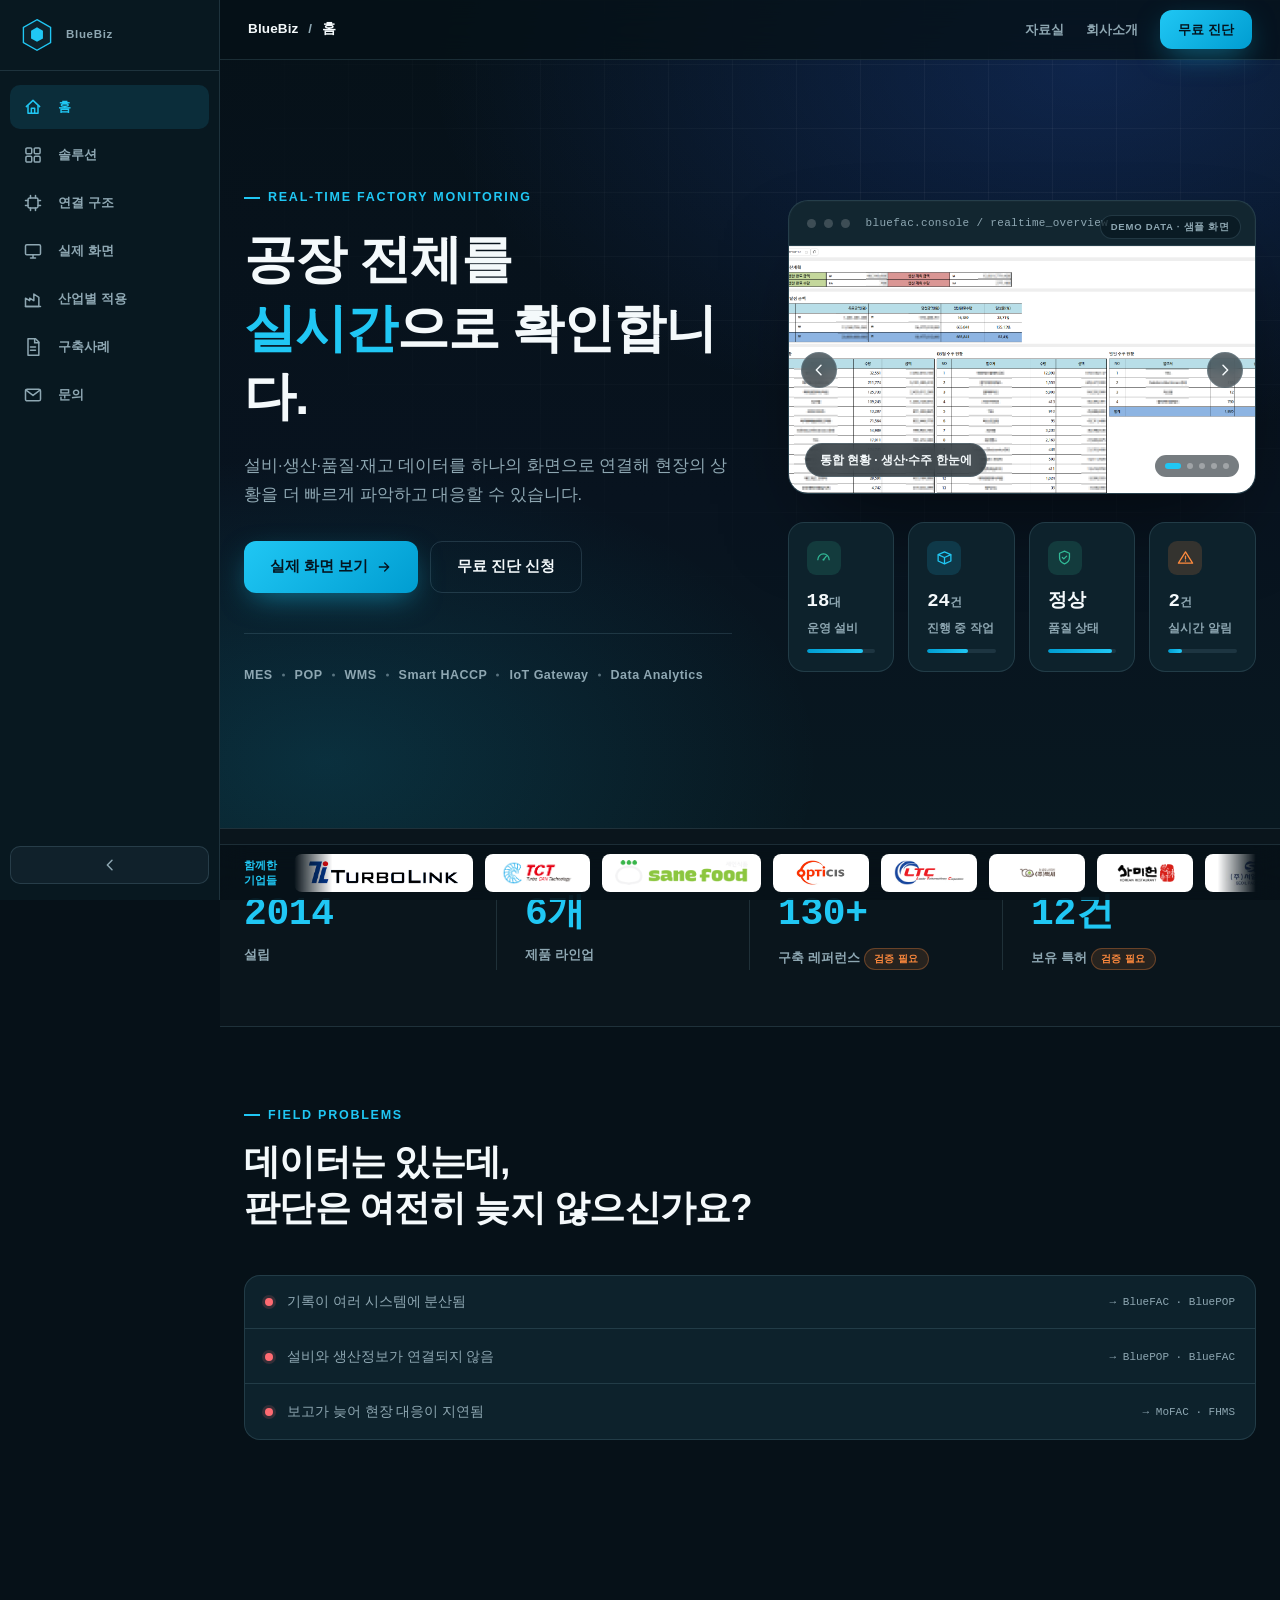
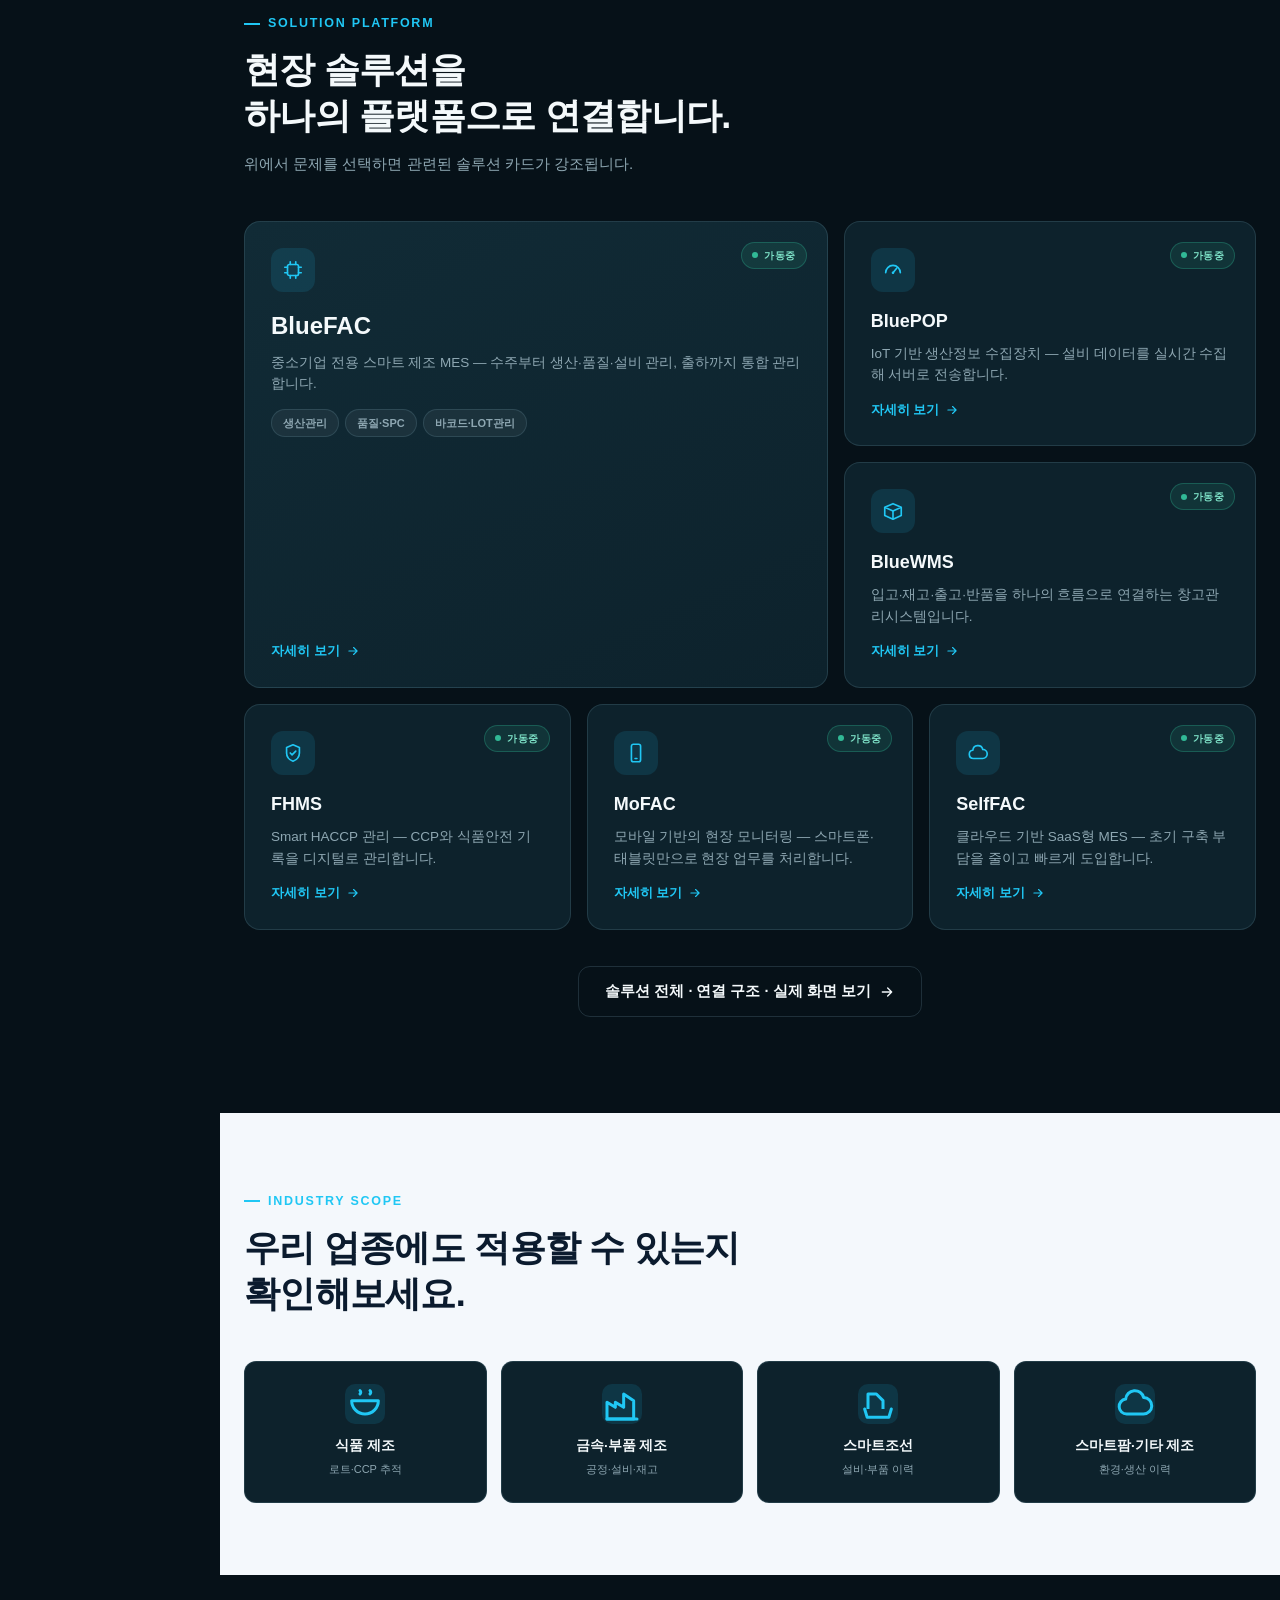
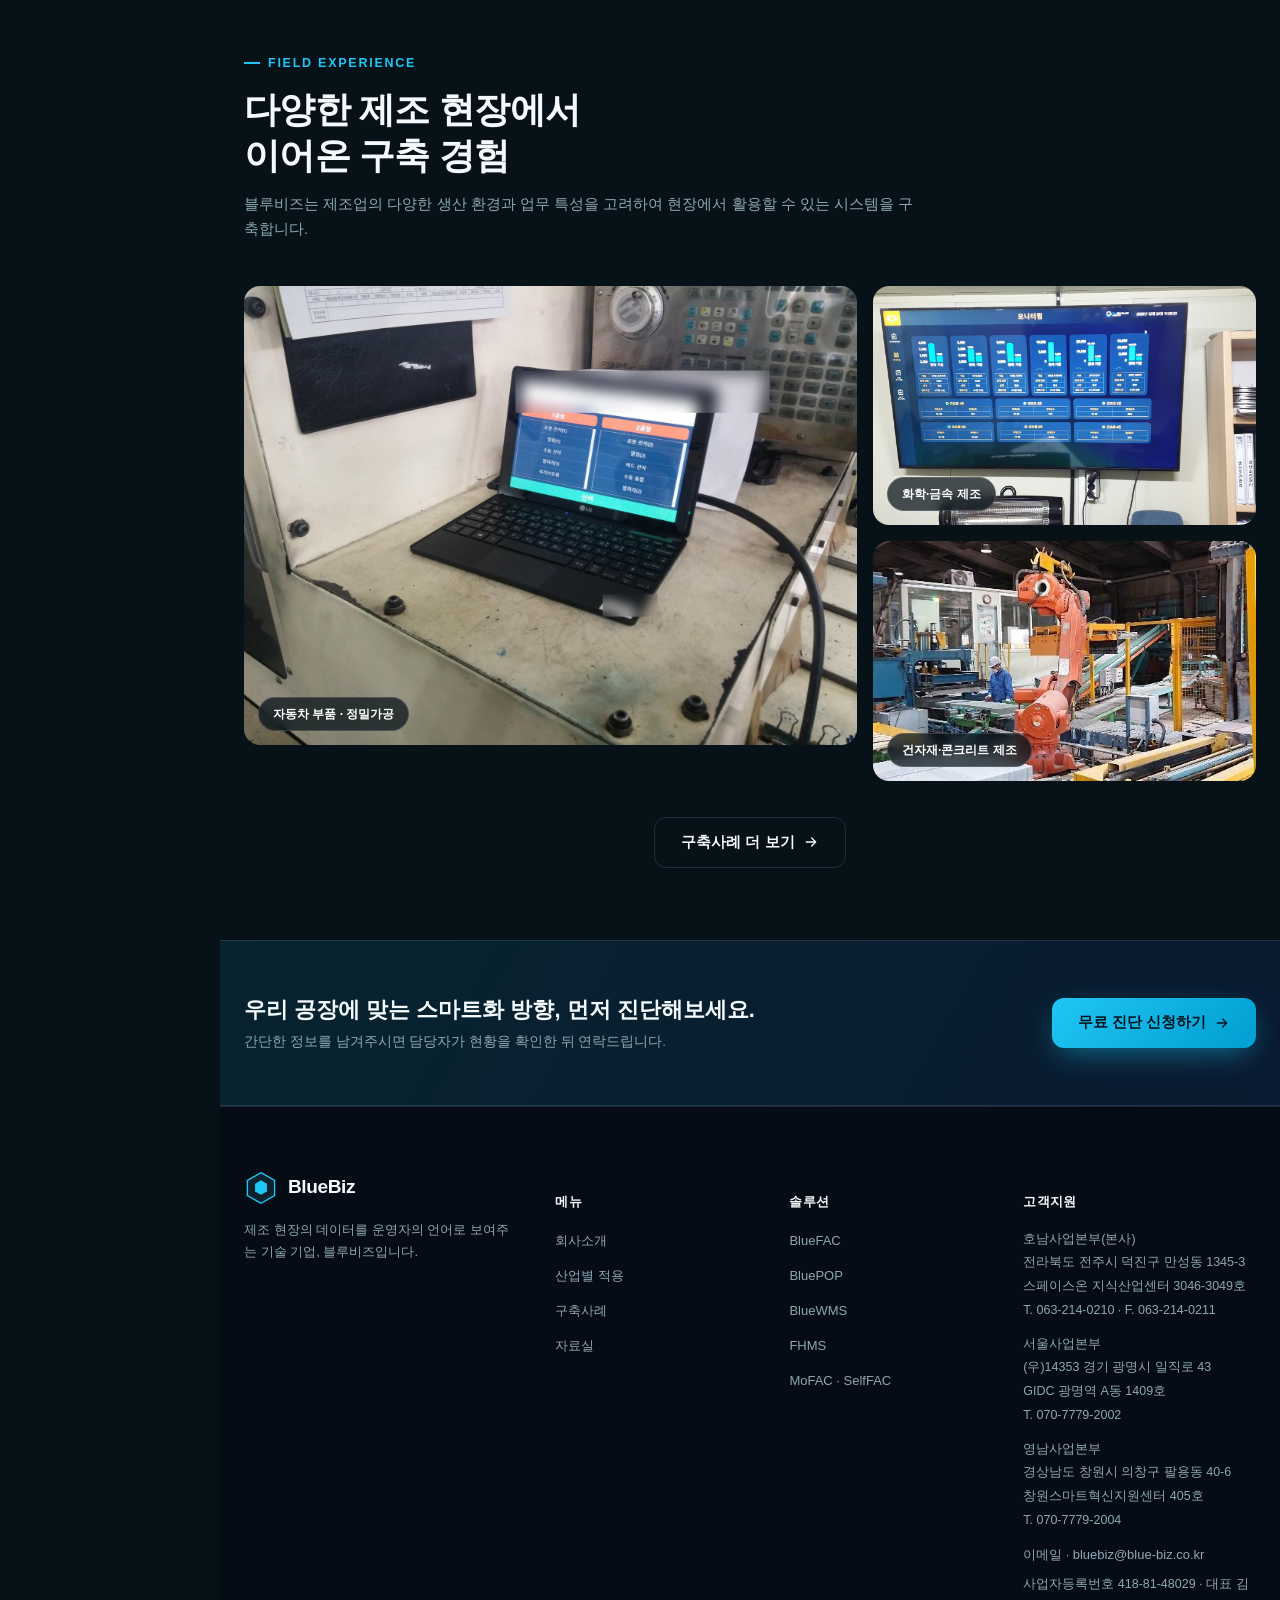
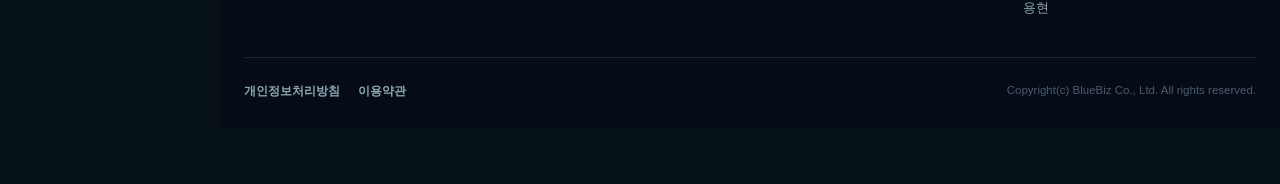
<file: index.html>
<!doctype html>
<html lang="ko">
<head>
<meta charset="UTF-8">
<meta name="viewport" content="width=device-width, initial-scale=1, viewport-fit=cover">
<title>블루비즈 | 공장 전체를 실시간으로 확인합니다</title>
<meta name="description" content="㈜블루비즈는 설비·생산·품질·재고 데이터를 하나의 화면으로 연결하는 제조 ICT 솔루션 전문기업입니다. BlueFAC·BluePOP·BlueWMS·FHMS·MoFAC·SelfFAC 통합 플랫폼과 무료 진단을 확인해 보세요.">
<meta name="theme-color" content="#061118">
<meta property="og:type" content="website">
<meta property="og:title" content="블루비즈 | 공장 전체를 실시간으로 확인합니다">
<meta property="og:description" content="설비·생산·품질·재고 데이터를 하나의 화면으로 연결하는 블루비즈의 통합 제조 플랫폼.">
<meta property="og:image" content="assets/img/og-cover.webp">
<meta property="og:url" content="https://www.blue-biz.co.kr/">
<meta property="og:locale" content="ko_KR">
<!-- TODO: 실제 파비콘 경로로 교체 -->
<link rel="icon" href="assets/img/favicon.ico">
<link rel="stylesheet" href="assets/css/style.css">
<script type="application/ld+json">
{
  "@context": "https://schema.org",
  "@type": "Organization",
  "name": "㈜블루비즈",
  "alternateName": "BlueBiz Co., Ltd.",
  "url": "https://www.blue-biz.co.kr/",
  "foundingDate": "2014",
  "slogan": "Smart Technology, Smart Company, Smart Future"
}
</script>
</head>
<body data-page="home" class="has-mobile-cta">
<a class="skip-link" href="#main">본문 바로가기</a>

<!-- ============ SVG ICON SPRITE ============ -->
<svg style="display:none" aria-hidden="true">
  <symbol id="ic-home" viewBox="0 0 24 24" fill="none" stroke="currentColor" stroke-width="1.8"><path d="M4 11.5 12 4l8 7.5" stroke-linecap="round" stroke-linejoin="round"/><path d="M6 10v9.5h12V10" stroke-linejoin="round"/><path d="M10 19.5v-6h4v6" stroke-linejoin="round"/></symbol>
  <symbol id="ic-grid" viewBox="0 0 24 24" fill="none" stroke="currentColor" stroke-width="1.8"><rect x="3.5" y="3.5" width="7" height="7" rx="1.4"/><rect x="13.5" y="3.5" width="7" height="7" rx="1.4"/><rect x="3.5" y="13.5" width="7" height="7" rx="1.4"/><rect x="13.5" y="13.5" width="7" height="7" rx="1.4"/></symbol>
  <symbol id="ic-monitor" viewBox="0 0 24 24" fill="none" stroke="currentColor" stroke-width="1.8"><rect x="3" y="4.5" width="18" height="12" rx="1.6"/><path d="M9 20.5h6M12 16.5v4" stroke-linecap="round"/></symbol>
  <symbol id="ic-chevron" viewBox="0 0 24 24" fill="none" stroke="currentColor" stroke-width="2.2"><path d="M9 5l7 7-7 7" stroke-linecap="round" stroke-linejoin="round"/></symbol>
  <symbol id="ic-menu" viewBox="0 0 24 24" fill="none" stroke="currentColor" stroke-width="1.8"><path d="M4 7h16M4 12h16M4 17h16" stroke-linecap="round"/></symbol>
  <symbol id="ic-close" viewBox="0 0 24 24" fill="none" stroke="currentColor" stroke-width="1.8"><path d="M6 6l12 12M18 6 6 18" stroke-linecap="round"/></symbol>
  <symbol id="ic-arrow" viewBox="0 0 24 24" fill="none" stroke="currentColor" stroke-width="2"><path d="M5 12h14M13 6l6 6-6 6" stroke-linecap="round" stroke-linejoin="round"/></symbol>
  <symbol id="ic-search" viewBox="0 0 24 24" fill="none" stroke="currentColor" stroke-width="1.8"><circle cx="11" cy="11" r="7"/><path d="m20 20-3.5-3.5" stroke-linecap="round"/></symbol>
  <symbol id="ic-gauge" viewBox="0 0 24 24" fill="none" stroke="currentColor" stroke-width="1.8"><path d="M4 15a8 8 0 1 1 16 0" stroke-linecap="round"/><path d="M12 15l4-5" stroke-linecap="round"/><circle cx="12" cy="15" r="1.4" fill="currentColor" stroke="none"/></symbol>
  <symbol id="ic-chart" viewBox="0 0 24 24" fill="none" stroke="currentColor" stroke-width="1.8"><path d="M4 20V10M12 20V4M20 20v-7" stroke-linecap="round"/></symbol>
  <symbol id="ic-alert" viewBox="0 0 24 24" fill="none" stroke="currentColor" stroke-width="1.8"><path d="M12 4 2 20h20L12 4Z" stroke-linejoin="round"/><path d="M12 10v4" stroke-linecap="round"/><circle cx="12" cy="17" r="1" fill="currentColor" stroke="none"/></symbol>
  <symbol id="ic-box" viewBox="0 0 24 24" fill="none" stroke="currentColor" stroke-width="1.8"><path d="M3 8l9-4 9 4-9 4-9-4Z" stroke-linejoin="round"/><path d="M3 8v9l9 4 9-4V8" stroke-linejoin="round"/><path d="M12 12v9" /></symbol>
  <symbol id="ic-cpu" viewBox="0 0 24 24" fill="none" stroke="currentColor" stroke-width="1.8"><rect x="6" y="6" width="12" height="12" rx="2"/><path d="M9 3v3M15 3v3M9 18v3M15 18v3M3 9h3M3 15h3M18 9h3M18 15h3" stroke-linecap="round"/></symbol>
  <symbol id="ic-cloud" viewBox="0 0 24 24" fill="none" stroke="currentColor" stroke-width="1.8"><path d="M7 18a4.5 4.5 0 0 1-.6-8.96A5.5 5.5 0 0 1 17.2 8.1 4 4 0 0 1 17 18H7Z" stroke-linejoin="round"/></symbol>
  <symbol id="ic-shield" viewBox="0 0 24 24" fill="none" stroke="currentColor" stroke-width="1.8"><path d="M12 3l7 3v6c0 4.5-3 7.5-7 9-4-1.5-7-4.5-7-9V6l7-3Z" stroke-linejoin="round"/><path d="M9 12l2 2 4-4" stroke-linecap="round" stroke-linejoin="round"/></symbol>
  <symbol id="ic-mobile" viewBox="0 0 24 24" fill="none" stroke="currentColor" stroke-width="1.8"><rect x="7" y="2.5" width="10" height="19" rx="2.2"/><path d="M11 18h2" stroke-linecap="round"/></symbol>
  <symbol id="ic-factory" viewBox="0 0 24 24" fill="none" stroke="currentColor" stroke-width="1.8"><path d="M3 21V11l5 3v-3l5 3V6l6 4v11H3Z" stroke-linejoin="round"/><path d="M3 21h18" stroke-linecap="round"/></symbol>
  <symbol id="ic-food" viewBox="0 0 24 24" fill="none" stroke="currentColor" stroke-width="1.8"><path d="M4 10h16M4 10c0 4.5 3.6 8 8 8s8-3.5 8-8M9 6c.6-.5.6-1.5 0-2M15 6c.6-.5.6-1.5 0-2" stroke-linecap="round" stroke-linejoin="round"/></symbol>
  <symbol id="ic-ship" viewBox="0 0 24 24" fill="none" stroke="currentColor" stroke-width="1.8"><path d="M4 15l1.5 5h13L20 15" stroke-linecap="round" stroke-linejoin="round"/><path d="M6 15V6h5l4 4v5" stroke-linejoin="round"/></symbol>
  <symbol id="ic-doc" viewBox="0 0 24 24" fill="none" stroke="currentColor" stroke-width="1.8"><path d="M6 2h9l4 4v16H6V2Z" stroke-linejoin="round"/><path d="M14 2v5h5M9 12h6M9 16h6" stroke-linecap="round"/></symbol>
  <symbol id="ic-mail" viewBox="0 0 24 24" fill="none" stroke="currentColor" stroke-width="1.8"><rect x="3" y="5" width="18" height="14" rx="2"/><path d="m4 6.5 8 6 8-6" stroke-linecap="round" stroke-linejoin="round"/></symbol>
  <symbol id="ic-check" viewBox="0 0 24 24" fill="none" stroke="currentColor" stroke-width="2.2"><path d="M5 13l4.5 4.5L19 8" stroke-linecap="round" stroke-linejoin="round"/></symbol>
</svg>

<!-- ============ APP SHELL: 좌측 사이드바 ============ -->
<aside class="app-sidebar is-expanded" id="appSidebar">
  <div class="sidebar-top">
    <a href="index.html" class="logo" aria-label="블루비즈 홈으로 이동">
      <!-- TODO: 실제 로고 파일(assets/img/logo.svg)로 교체 가능 -->
      <span class="mark"><svg viewBox="0 0 40 40" fill="none"><path d="M20 2 36 11v18L20 38 4 29V11L20 2Z" fill="#0D222C" stroke="#20C7F4" stroke-width="1.6"/><path d="M13 24V15l7-4 7 4v9l-7 4-7-4Z" fill="#20C7F4"/></svg></span>
      <span class="sidebar-logo-text">BlueBiz</span>
    </a>
  </div>
  <nav class="sidebar-nav" aria-label="주요 메뉴">
    <a href="index.html" data-nav="home" data-tooltip="홈"><span class="s-icon"><svg><use href="#ic-home"/></svg></span><span class="s-label">홈</span></a>
    <a href="pages/solutions.html" data-nav="solutions" data-tooltip="솔루션"><span class="s-icon"><svg><use href="#ic-grid"/></svg></span><span class="s-label">솔루션</span></a>
    <a href="pages/flow.html" data-nav="flow" data-tooltip="연결 구조"><span class="s-icon"><svg><use href="#ic-cpu"/></svg></span><span class="s-label">연결 구조</span></a>
    <a href="pages/proof.html" data-nav="proof" data-tooltip="실제 화면"><span class="s-icon"><svg><use href="#ic-monitor"/></svg></span><span class="s-label">실제 화면</span></a>
    <a href="pages/industries.html" data-nav="industries" data-tooltip="산업별 적용"><span class="s-icon"><svg><use href="#ic-factory"/></svg></span><span class="s-label">산업별 적용</span></a>
    <a href="pages/cases.html" data-nav="cases" data-tooltip="구축사례"><span class="s-icon"><svg><use href="#ic-doc"/></svg></span><span class="s-label">구축사례</span></a>
    <a href="pages/contact.html" data-nav="contact" data-tooltip="문의"><span class="s-icon"><svg><use href="#ic-mail"/></svg></span><span class="s-label">문의</span></a>
  </nav>
  <button class="sidebar-toggle" id="sidebarToggle" aria-label="사이드바 접기/펼치기" aria-pressed="true" type="button">
    <svg><use href="#ic-chevron"/></svg>
  </button>
</aside>

<!-- ============ APP SHELL: 상단 슬림 바 ============ -->
<div class="app-topbar">
  <div class="topbar-left">BlueBiz <span>/</span> 홈</div>
  <div class="topbar-right">
    <a href="pages/resources.html">자료실</a>
    <a href="pages/about.html">회사소개</a>
    <a href="pages/contact.html" class="btn btn-primary">무료 진단</a>
  </div>
</div>

<!-- ============ 모바일 헤더 ============ -->
<div class="mobile-header">
  <a href="index.html" class="logo"><span class="mark"><svg viewBox="0 0 40 40" fill="none"><path d="M20 2 36 11v18L20 38 4 29V11L20 2Z" fill="#0D222C" stroke="#20C7F4" stroke-width="1.6"/><path d="M13 24V15l7-4 7 4v9l-7 4-7-4Z" fill="#20C7F4"/></svg></span>BlueBiz</a>
  <div style="display:flex;align-items:center;gap:8px;">
    <a href="pages/contact.html" class="btn btn-primary" style="padding:9px 14px;font-size:12.5px;">무료 진단</a>
    <button class="hamburger" id="mobileDrawerToggle" aria-label="메뉴 열기" aria-expanded="false" aria-controls="mobileDrawer" type="button"><svg><use href="#ic-menu"/></svg></button>
  </div>
</div>

<!-- ============ 모바일 드로어 ============ -->
<div class="mobile-drawer" id="mobileDrawer" role="dialog" aria-modal="true" aria-label="모바일 메뉴">
  <div class="mobile-drawer-top">
    <span class="logo"><span class="mark"><svg viewBox="0 0 40 40" fill="none"><path d="M20 2 36 11v18L20 38 4 29V11L20 2Z" fill="#0D222C" stroke="#20C7F4" stroke-width="1.6"/><path d="M13 24V15l7-4 7 4v9l-7 4-7-4Z" fill="#20C7F4"/></svg></span>BlueBiz</span>
    <button class="hamburger" id="mobileDrawerClose" aria-label="메뉴 닫기" type="button"><svg><use href="#ic-close"/></svg></button>
  </div>
  <nav aria-label="모바일 메뉴">
    <a href="index.html" data-nav="home"><svg><use href="#ic-home"/></svg>홈</a>
    <a href="pages/solutions.html" data-nav="solutions"><svg><use href="#ic-grid"/></svg>솔루션</a>
    <a href="pages/flow.html" data-nav="flow"><svg><use href="#ic-cpu"/></svg>연결 구조</a>
    <a href="pages/proof.html" data-nav="proof"><svg><use href="#ic-monitor"/></svg>실제 화면</a>
    <a href="pages/industries.html" data-nav="industries"><svg><use href="#ic-factory"/></svg>산업별 적용</a>
    <a href="pages/cases.html" data-nav="cases"><svg><use href="#ic-doc"/></svg>구축사례</a>
    <a href="pages/resources.html" data-nav="resources"><svg><use href="#ic-doc"/></svg>자료실</a>
    <a href="pages/about.html" data-nav="about"><svg><use href="#ic-home"/></svg>회사소개</a>
    <a href="pages/contact.html" data-nav="contact"><svg><use href="#ic-mail"/></svg>문의</a>
  </nav>
  <a href="pages/contact.html" class="btn btn-primary btn-block">무료 진단 신청</a>
</div>

<div class="partner-strip" data-needs-verification="true">
  <span class="partner-strip-label">함께한<br>기업들</span>
  <div class="partner-marquee">
    <div class="partner-logo-track">
      <div class="partner-logo-item"><span class="partner-logo-box" title="터보링크"><img src="assets/img/logos/turbolink-logo.png" alt="터보링크" loading="eager"></span></div>
      <div class="partner-logo-item"><a class="partner-logo-link" href="http://mes.tct.co.kr" target="_blank" rel="noopener noreferrer" title="TCT 운영 화면 (새 창)"><span class="partner-logo-box" title="TCT"><img src="assets/img/logos/tct-logo.png" alt="TCT" loading="eager"></span></a></div>
      <div class="partner-logo-item"><a class="partner-logo-link" href="http://211.225.116.167:8080" target="_blank" rel="noopener noreferrer" title="(주)세인식품 운영 화면 (새 창)"><span class="partner-logo-box" title="(주)세인식품"><img src="assets/img/logos/seine-food.png" alt="(주)세인식품" loading="eager"></span></a></div>
      <div class="partner-logo-item"><a class="partner-logo-link" href="http://192.168.0.8/publish.htm" target="_blank" rel="noopener noreferrer" title="옵티시스 운영 화면 (새 창)"><span class="partner-logo-box" title="옵티시스"><img src="assets/img/logos/opticis.webp" alt="옵티시스" loading="eager"></span></a></div>
      <div class="partner-logo-item"><a class="partner-logo-link" href="http://ltc.iptime.org" target="_blank" rel="noopener noreferrer" title="(주)엘티씨 운영 화면 (새 창)"><span class="partner-logo-box" title="(주)엘티씨"><img src="assets/img/logos/ltc.jpg" alt="(주)엘티씨" loading="eager"></span></a></div>
      <div class="partner-logo-item"><a class="partner-logo-link" href="http://baeksemes.iptime.org" target="_blank" rel="noopener noreferrer" title="백세 운영 화면 (새 창)"><span class="partner-logo-box" title="백세"><img src="assets/img/logos/baekse.png" alt="백세" loading="eager"></span></a></div>
      <div class="partner-logo-item"><a class="partner-logo-link" href="http://gupanjang.iptime.org" target="_blank" rel="noopener noreferrer" title="갈비구판장(사미헌) 운영 화면 (새 창)"><span class="partner-logo-box" title="갈비구판장(사미헌)"><img src="assets/img/logos/samiheon.png" alt="갈비구판장(사미헌)" loading="eager"></span></a></div>
      <div class="partner-logo-item"><a class="partner-logo-link" href="http://seoilmes.tplinkdns.com" target="_blank" rel="noopener noreferrer" title="서일퍼시픽 운영 화면 (새 창)"><span class="partner-logo-box" title="서일퍼시픽"><img src="assets/img/logos/seoil-pacific.jpg" alt="서일퍼시픽" loading="eager"></span></a></div>
      <div class="partner-logo-item"><a class="partner-logo-link" href="http://49.247.42.249" target="_blank" rel="noopener noreferrer" title="쓰리축코리아 운영 화면 (새 창)"><span class="partner-logo-box" title="쓰리축코리아"><img src="assets/img/logos/3axis-korea.png" alt="쓰리축코리아" loading="eager"></span></a></div>
      <div class="partner-logo-item"><a class="partner-logo-link" href="http://jcr.blue-biz.kr" target="_blank" rel="noopener noreferrer" title="제형센터 운영 화면 (새 창)"><span class="partner-logo-box partner-logo-text" title="제형센터">제형센터</span></a></div>
      <div class="partner-logo-item"><a class="partner-logo-link" href="http://220.124.57.100:4000" target="_blank" rel="noopener noreferrer" title="쌍영방적 운영 화면 (새 창)"><span class="partner-logo-box" title="쌍영방적"><img src="assets/img/logos/ssangyoung.png" alt="쌍영방적" loading="eager"></span></a></div>
      <div class="partner-logo-item"><a class="partner-logo-link" href="http://49.247.40.190" target="_blank" rel="noopener noreferrer" title="농업회사법인 (주)포렘 운영 화면 (새 창)"><span class="partner-logo-box" title="농업회사법인 (주)포렘"><img src="assets/img/logos/forem.jpg" alt="농업회사법인 (주)포렘" loading="eager"></span></a></div>
      <div class="partner-logo-item"><a class="partner-logo-link" href="http://49.247.42.104" target="_blank" rel="noopener noreferrer" title="아이버스 운영 화면 (새 창)"><span class="partner-logo-box" title="아이버스"><img src="assets/img/logos/ivers.jpg" alt="아이버스" loading="eager"></span></a></div>
      <div class="partner-logo-item"><a class="partner-logo-link" href="http://49.247.46.134" target="_blank" rel="noopener noreferrer" title="새만금화학(주) 운영 화면 (새 창)"><span class="partner-logo-box" title="새만금화학(주)"><img src="assets/img/logos/saemangeum-chem.png" alt="새만금화학(주)" loading="eager"></span></a></div>
      <div class="partner-logo-item"><a class="partner-logo-link" href="http://115.68.228.213" target="_blank" rel="noopener noreferrer" title="신광식품(3공장) 운영 화면 (새 창)"><span class="partner-logo-box" title="신광식품(3공장)"><img src="assets/img/logos/shinkwang-3rd.png" alt="신광식품(3공장)" loading="eager"></span></a></div>
      <div class="partner-logo-item"><a class="partner-logo-link" href="http://49.247.172.145" target="_blank" rel="noopener noreferrer" title="바로군 운영 화면 (새 창)"><span class="partner-logo-box" title="바로군"><img src="assets/img/logos/barogun.jpg" alt="바로군" loading="eager"></span></a></div>
      <div class="partner-logo-item"><a class="partner-logo-link" href="http://hwasan4.iptime.org" target="_blank" rel="noopener noreferrer" title="화산 운영 화면 (새 창)"><span class="partner-logo-box partner-logo-text" title="화산">화산</span></a></div>
      <div class="partner-logo-item"><a class="partner-logo-link" href="http://220.84.77.121" target="_blank" rel="noopener noreferrer" title="(주)용진정밀 운영 화면 (새 창)"><span class="partner-logo-box" title="(주)용진정밀"><img src="assets/img/logos/yongjin.png" alt="(주)용진정밀" loading="eager"></span></a></div>
      <div class="partner-logo-item"><a class="partner-logo-link" href="http://brmilk-mes.iptime.org" target="_blank" rel="noopener noreferrer" title="보령우유(주) 운영 화면 (새 창)"><span class="partner-logo-box" title="보령우유(주)"><img src="assets/img/logos/boryeong-milk.png" alt="보령우유(주)" loading="eager"></span></a></div>
      <div class="partner-logo-item"><a class="partner-logo-link" href="http://49.247.174.67" target="_blank" rel="noopener noreferrer" title="이피캠텍 운영 화면 (새 창)"><span class="partner-logo-box" title="이피캠텍"><img src="assets/img/logos/epcamtech.png" alt="이피캠텍" loading="eager"></span></a></div>
      <div class="partner-logo-item"><a class="partner-logo-link" href="http://49.247.37.216" target="_blank" rel="noopener noreferrer" title="참사랑에프앤비 운영 화면 (새 창)"><span class="partner-logo-box partner-logo-text" title="참사랑에프앤비">참사랑에프앤비</span></a></div>
      <div class="partner-logo-item"><a class="partner-logo-link" href="http://chambadames.iptime.org" target="_blank" rel="noopener noreferrer" title="참바다&amp;온쿡 운영 화면 (새 창)"><span class="partner-logo-box" title="참바다&amp;온쿡"><img src="assets/img/logos/chambada.png" alt="참바다&amp;온쿡" loading="eager"></span></a></div>
      <div class="partner-logo-item"><a class="partner-logo-link" href="http://mes.jellomi.co.kr" target="_blank" rel="noopener noreferrer" title="데코리아 운영 화면 (새 창)"><span class="partner-logo-box" title="데코리아"><img src="assets/img/logos/decoria.png" alt="데코리아" loading="eager"></span></a></div>
      <div class="partner-logo-item"><a class="partner-logo-link" href="http://dongyoungmes.iptime.org" target="_blank" rel="noopener noreferrer" title="동영금속 운영 화면 (새 창)"><span class="partner-logo-box" title="동영금속"><img src="assets/img/logos/dongyoung.png" alt="동영금속" loading="eager"></span></a></div>
      <div class="partner-logo-item"><a class="partner-logo-link" href="http://hunhun-mes.iptime.org" target="_blank" rel="noopener noreferrer" title="훈훈 운영 화면 (새 창)"><span class="partner-logo-box" title="훈훈"><img src="assets/img/logos/hunhun.jpg" alt="훈훈" loading="eager"></span></a></div>
      <div class="partner-logo-item"><a class="partner-logo-link" href="http://woonam.iptime.org" target="_blank" rel="noopener noreferrer" title="(주)우남기공 운영 화면 (새 창)"><span class="partner-logo-box" title="(주)우남기공"><img src="assets/img/logos/woonam.gif" alt="(주)우남기공" loading="eager"></span></a></div>
      <div class="partner-logo-item"><a class="partner-logo-link" href="http://daeyangmes.iptime.org" target="_blank" rel="noopener noreferrer" title="대양물산 운영 화면 (새 창)"><span class="partner-logo-box" title="대양물산"><img src="assets/img/logos/daeyang.png" alt="대양물산" loading="eager"></span></a></div>
      <div class="partner-logo-item"><a class="partner-logo-link" href="http://tkmes.iptime.org" target="_blank" rel="noopener noreferrer" title="태광 운영 화면 (새 창)"><span class="partner-logo-box" title="태광"><img src="assets/img/logos/taekwang.png" alt="태광" loading="eager"></span></a></div>
      <div class="partner-logo-item"><a class="partner-logo-link" href="http://saerombnf.iptime.org" target="_blank" rel="noopener noreferrer" title="새롬비앤에프 운영 화면 (새 창)"><span class="partner-logo-box" title="새롬비앤에프"><img src="assets/img/logos/saerom-bnf.jpg" alt="새롬비앤에프" loading="eager"></span></a></div>
      <div class="partner-logo-item"><a class="partner-logo-link" href="http://soulnature.iptime.org" target="_blank" rel="noopener noreferrer" title="소울네이처푸드 운영 화면 (새 창)"><span class="partner-logo-box" title="소울네이처푸드"><img src="assets/img/logos/soulnature.svg" alt="소울네이처푸드" loading="eager"></span></a></div>
      <div class="partner-logo-item"><a class="partner-logo-link" href="http://skfmes.iptime.org" target="_blank" rel="noopener noreferrer" title="(주)신광식품 운영 화면 (새 창)"><span class="partner-logo-box" title="(주)신광식품"><img src="assets/img/logos/shinkwang.png" alt="(주)신광식품" loading="eager"></span></a></div>
      <div class="partner-logo-item"><a class="partner-logo-link" href="http://gschemi.iptime.org" target="_blank" rel="noopener noreferrer" title="금성화학 운영 화면 (새 창)"><span class="partner-logo-box" title="금성화학"><img src="assets/img/logos/geumsung-chem.gif" alt="금성화학" loading="eager"></span></a></div>
      <div class="partner-logo-item"><a class="partner-logo-link" href="http://49.247.173.22" target="_blank" rel="noopener noreferrer" title="성원엘리베이터 운영 화면 (새 창)"><span class="partner-logo-box" title="성원엘리베이터"><img src="assets/img/logos/sungwon-elevator.jpg" alt="성원엘리베이터" loading="eager"></span></a></div>
      <div class="partner-logo-item"><a class="partner-logo-link" href="http://115.68.199.46" target="_blank" rel="noopener noreferrer" title="(주)지원테크 운영 화면 (새 창)"><span class="partner-logo-box" title="(주)지원테크"><img src="assets/img/logos/jiwon-tech.jpg" alt="(주)지원테크" loading="eager"></span></a></div>
      <div class="partner-logo-item"><a class="partner-logo-link" href="http://isaac-mes.iptime.org" target="_blank" rel="noopener noreferrer" title="이삭식품 운영 화면 (새 창)"><span class="partner-logo-box" title="이삭식품"><img src="assets/img/logos/isaac-food.png" alt="이삭식품" loading="eager"></span></a></div>
      <div class="partner-logo-item"><a class="partner-logo-link" href="http://mes.beobe.kr" target="_blank" rel="noopener noreferrer" title="베오베 운영 화면 (새 창)"><span class="partner-logo-box" title="베오베"><img src="assets/img/logos/beobe.png" alt="베오베" loading="eager"></span></a></div>
      <div class="partner-logo-item"><a class="partner-logo-link" href="http://49.247.169.186" target="_blank" rel="noopener noreferrer" title="나눔정밀 운영 화면 (새 창)"><span class="partner-logo-box" title="나눔정밀"><img src="assets/img/logos/nanum.png" alt="나눔정밀" loading="eager"></span></a></div>
      <div class="partner-logo-item"><span class="partner-logo-box" title="터보링크"><img src="assets/img/logos/turbolink-logo.png" alt="터보링크" loading="eager"></span></div>
      <div class="partner-logo-item"><a class="partner-logo-link" href="http://mes.tct.co.kr" target="_blank" rel="noopener noreferrer" title="TCT 운영 화면 (새 창)"><span class="partner-logo-box" title="TCT"><img src="assets/img/logos/tct-logo.png" alt="TCT" loading="eager"></span></a></div>
      <div class="partner-logo-item"><a class="partner-logo-link" href="http://211.225.116.167:8080" target="_blank" rel="noopener noreferrer" title="(주)세인식품 운영 화면 (새 창)"><span class="partner-logo-box" title="(주)세인식품"><img src="assets/img/logos/seine-food.png" alt="(주)세인식품" loading="eager"></span></a></div>
      <div class="partner-logo-item"><a class="partner-logo-link" href="http://192.168.0.8/publish.htm" target="_blank" rel="noopener noreferrer" title="옵티시스 운영 화면 (새 창)"><span class="partner-logo-box" title="옵티시스"><img src="assets/img/logos/opticis.webp" alt="옵티시스" loading="eager"></span></a></div>
      <div class="partner-logo-item"><a class="partner-logo-link" href="http://ltc.iptime.org" target="_blank" rel="noopener noreferrer" title="(주)엘티씨 운영 화면 (새 창)"><span class="partner-logo-box" title="(주)엘티씨"><img src="assets/img/logos/ltc.jpg" alt="(주)엘티씨" loading="eager"></span></a></div>
      <div class="partner-logo-item"><a class="partner-logo-link" href="http://baeksemes.iptime.org" target="_blank" rel="noopener noreferrer" title="백세 운영 화면 (새 창)"><span class="partner-logo-box" title="백세"><img src="assets/img/logos/baekse.png" alt="백세" loading="eager"></span></a></div>
      <div class="partner-logo-item"><a class="partner-logo-link" href="http://gupanjang.iptime.org" target="_blank" rel="noopener noreferrer" title="갈비구판장(사미헌) 운영 화면 (새 창)"><span class="partner-logo-box" title="갈비구판장(사미헌)"><img src="assets/img/logos/samiheon.png" alt="갈비구판장(사미헌)" loading="eager"></span></a></div>
      <div class="partner-logo-item"><a class="partner-logo-link" href="http://seoilmes.tplinkdns.com" target="_blank" rel="noopener noreferrer" title="서일퍼시픽 운영 화면 (새 창)"><span class="partner-logo-box" title="서일퍼시픽"><img src="assets/img/logos/seoil-pacific.jpg" alt="서일퍼시픽" loading="eager"></span></a></div>
      <div class="partner-logo-item"><a class="partner-logo-link" href="http://49.247.42.249" target="_blank" rel="noopener noreferrer" title="쓰리축코리아 운영 화면 (새 창)"><span class="partner-logo-box" title="쓰리축코리아"><img src="assets/img/logos/3axis-korea.png" alt="쓰리축코리아" loading="eager"></span></a></div>
      <div class="partner-logo-item"><a class="partner-logo-link" href="http://jcr.blue-biz.kr" target="_blank" rel="noopener noreferrer" title="제형센터 운영 화면 (새 창)"><span class="partner-logo-box partner-logo-text" title="제형센터">제형센터</span></a></div>
      <div class="partner-logo-item"><a class="partner-logo-link" href="http://220.124.57.100:4000" target="_blank" rel="noopener noreferrer" title="쌍영방적 운영 화면 (새 창)"><span class="partner-logo-box" title="쌍영방적"><img src="assets/img/logos/ssangyoung.png" alt="쌍영방적" loading="eager"></span></a></div>
      <div class="partner-logo-item"><a class="partner-logo-link" href="http://49.247.40.190" target="_blank" rel="noopener noreferrer" title="농업회사법인 (주)포렘 운영 화면 (새 창)"><span class="partner-logo-box" title="농업회사법인 (주)포렘"><img src="assets/img/logos/forem.jpg" alt="농업회사법인 (주)포렘" loading="eager"></span></a></div>
      <div class="partner-logo-item"><a class="partner-logo-link" href="http://49.247.42.104" target="_blank" rel="noopener noreferrer" title="아이버스 운영 화면 (새 창)"><span class="partner-logo-box" title="아이버스"><img src="assets/img/logos/ivers.jpg" alt="아이버스" loading="eager"></span></a></div>
      <div class="partner-logo-item"><a class="partner-logo-link" href="http://49.247.46.134" target="_blank" rel="noopener noreferrer" title="새만금화학(주) 운영 화면 (새 창)"><span class="partner-logo-box" title="새만금화학(주)"><img src="assets/img/logos/saemangeum-chem.png" alt="새만금화학(주)" loading="eager"></span></a></div>
      <div class="partner-logo-item"><a class="partner-logo-link" href="http://115.68.228.213" target="_blank" rel="noopener noreferrer" title="신광식품(3공장) 운영 화면 (새 창)"><span class="partner-logo-box" title="신광식품(3공장)"><img src="assets/img/logos/shinkwang-3rd.png" alt="신광식품(3공장)" loading="eager"></span></a></div>
      <div class="partner-logo-item"><a class="partner-logo-link" href="http://49.247.172.145" target="_blank" rel="noopener noreferrer" title="바로군 운영 화면 (새 창)"><span class="partner-logo-box" title="바로군"><img src="assets/img/logos/barogun.jpg" alt="바로군" loading="eager"></span></a></div>
      <div class="partner-logo-item"><a class="partner-logo-link" href="http://hwasan4.iptime.org" target="_blank" rel="noopener noreferrer" title="화산 운영 화면 (새 창)"><span class="partner-logo-box partner-logo-text" title="화산">화산</span></a></div>
      <div class="partner-logo-item"><a class="partner-logo-link" href="http://220.84.77.121" target="_blank" rel="noopener noreferrer" title="(주)용진정밀 운영 화면 (새 창)"><span class="partner-logo-box" title="(주)용진정밀"><img src="assets/img/logos/yongjin.png" alt="(주)용진정밀" loading="eager"></span></a></div>
      <div class="partner-logo-item"><a class="partner-logo-link" href="http://brmilk-mes.iptime.org" target="_blank" rel="noopener noreferrer" title="보령우유(주) 운영 화면 (새 창)"><span class="partner-logo-box" title="보령우유(주)"><img src="assets/img/logos/boryeong-milk.png" alt="보령우유(주)" loading="eager"></span></a></div>
      <div class="partner-logo-item"><a class="partner-logo-link" href="http://49.247.174.67" target="_blank" rel="noopener noreferrer" title="이피캠텍 운영 화면 (새 창)"><span class="partner-logo-box" title="이피캠텍"><img src="assets/img/logos/epcamtech.png" alt="이피캠텍" loading="eager"></span></a></div>
      <div class="partner-logo-item"><a class="partner-logo-link" href="http://49.247.37.216" target="_blank" rel="noopener noreferrer" title="참사랑에프앤비 운영 화면 (새 창)"><span class="partner-logo-box partner-logo-text" title="참사랑에프앤비">참사랑에프앤비</span></a></div>
      <div class="partner-logo-item"><a class="partner-logo-link" href="http://chambadames.iptime.org" target="_blank" rel="noopener noreferrer" title="참바다&amp;온쿡 운영 화면 (새 창)"><span class="partner-logo-box" title="참바다&amp;온쿡"><img src="assets/img/logos/chambada.png" alt="참바다&amp;온쿡" loading="eager"></span></a></div>
      <div class="partner-logo-item"><a class="partner-logo-link" href="http://mes.jellomi.co.kr" target="_blank" rel="noopener noreferrer" title="데코리아 운영 화면 (새 창)"><span class="partner-logo-box" title="데코리아"><img src="assets/img/logos/decoria.png" alt="데코리아" loading="eager"></span></a></div>
      <div class="partner-logo-item"><a class="partner-logo-link" href="http://dongyoungmes.iptime.org" target="_blank" rel="noopener noreferrer" title="동영금속 운영 화면 (새 창)"><span class="partner-logo-box" title="동영금속"><img src="assets/img/logos/dongyoung.png" alt="동영금속" loading="eager"></span></a></div>
      <div class="partner-logo-item"><a class="partner-logo-link" href="http://hunhun-mes.iptime.org" target="_blank" rel="noopener noreferrer" title="훈훈 운영 화면 (새 창)"><span class="partner-logo-box" title="훈훈"><img src="assets/img/logos/hunhun.jpg" alt="훈훈" loading="eager"></span></a></div>
      <div class="partner-logo-item"><a class="partner-logo-link" href="http://woonam.iptime.org" target="_blank" rel="noopener noreferrer" title="(주)우남기공 운영 화면 (새 창)"><span class="partner-logo-box" title="(주)우남기공"><img src="assets/img/logos/woonam.gif" alt="(주)우남기공" loading="eager"></span></a></div>
      <div class="partner-logo-item"><a class="partner-logo-link" href="http://daeyangmes.iptime.org" target="_blank" rel="noopener noreferrer" title="대양물산 운영 화면 (새 창)"><span class="partner-logo-box" title="대양물산"><img src="assets/img/logos/daeyang.png" alt="대양물산" loading="eager"></span></a></div>
      <div class="partner-logo-item"><a class="partner-logo-link" href="http://tkmes.iptime.org" target="_blank" rel="noopener noreferrer" title="태광 운영 화면 (새 창)"><span class="partner-logo-box" title="태광"><img src="assets/img/logos/taekwang.png" alt="태광" loading="eager"></span></a></div>
      <div class="partner-logo-item"><a class="partner-logo-link" href="http://saerombnf.iptime.org" target="_blank" rel="noopener noreferrer" title="새롬비앤에프 운영 화면 (새 창)"><span class="partner-logo-box" title="새롬비앤에프"><img src="assets/img/logos/saerom-bnf.jpg" alt="새롬비앤에프" loading="eager"></span></a></div>
      <div class="partner-logo-item"><a class="partner-logo-link" href="http://soulnature.iptime.org" target="_blank" rel="noopener noreferrer" title="소울네이처푸드 운영 화면 (새 창)"><span class="partner-logo-box" title="소울네이처푸드"><img src="assets/img/logos/soulnature.svg" alt="소울네이처푸드" loading="eager"></span></a></div>
      <div class="partner-logo-item"><a class="partner-logo-link" href="http://skfmes.iptime.org" target="_blank" rel="noopener noreferrer" title="(주)신광식품 운영 화면 (새 창)"><span class="partner-logo-box" title="(주)신광식품"><img src="assets/img/logos/shinkwang.png" alt="(주)신광식품" loading="eager"></span></a></div>
      <div class="partner-logo-item"><a class="partner-logo-link" href="http://gschemi.iptime.org" target="_blank" rel="noopener noreferrer" title="금성화학 운영 화면 (새 창)"><span class="partner-logo-box" title="금성화학"><img src="assets/img/logos/geumsung-chem.gif" alt="금성화학" loading="eager"></span></a></div>
      <div class="partner-logo-item"><a class="partner-logo-link" href="http://49.247.173.22" target="_blank" rel="noopener noreferrer" title="성원엘리베이터 운영 화면 (새 창)"><span class="partner-logo-box" title="성원엘리베이터"><img src="assets/img/logos/sungwon-elevator.jpg" alt="성원엘리베이터" loading="eager"></span></a></div>
      <div class="partner-logo-item"><a class="partner-logo-link" href="http://115.68.199.46" target="_blank" rel="noopener noreferrer" title="(주)지원테크 운영 화면 (새 창)"><span class="partner-logo-box" title="(주)지원테크"><img src="assets/img/logos/jiwon-tech.jpg" alt="(주)지원테크" loading="eager"></span></a></div>
      <div class="partner-logo-item"><a class="partner-logo-link" href="http://isaac-mes.iptime.org" target="_blank" rel="noopener noreferrer" title="이삭식품 운영 화면 (새 창)"><span class="partner-logo-box" title="이삭식품"><img src="assets/img/logos/isaac-food.png" alt="이삭식품" loading="eager"></span></a></div>
      <div class="partner-logo-item"><a class="partner-logo-link" href="http://mes.beobe.kr" target="_blank" rel="noopener noreferrer" title="베오베 운영 화면 (새 창)"><span class="partner-logo-box" title="베오베"><img src="assets/img/logos/beobe.png" alt="베오베" loading="eager"></span></a></div>
      <div class="partner-logo-item"><a class="partner-logo-link" href="http://49.247.169.186" target="_blank" rel="noopener noreferrer" title="나눔정밀 운영 화면 (새 창)"><span class="partner-logo-box" title="나눔정밀"><img src="assets/img/logos/nanum.png" alt="나눔정밀" loading="eager"></span></a></div>
    </div>
  </div>
</div>

<div class="app-main">
<main id="main">

  <!-- ============ HERO — Ops Console ============ -->
  <section class="hero" id="hero">
    <div class="container hero-grid">
      <div class="hero-copy reveal is-visible">
        <span class="eyebrow">REAL-TIME FACTORY MONITORING</span>
        <h1>공장 전체를<br><b>실시간</b>으로 확인합니다.</h1>
        <p>설비·생산·품질·재고 데이터를 하나의 화면으로 연결해 현장의 상황을 더 빠르게 파악하고 대응할 수 있습니다.</p>
        <div class="hero-ctas">
          <a href="pages/proof.html" class="btn btn-primary">실제 화면 보기<svg><use href="#ic-arrow"/></svg></a>
          <a href="pages/contact.html" class="btn btn-outline">무료 진단 신청</a>
        </div>
        <div class="trust-strip">
          <span>MES</span><span>POP</span><span>WMS</span><span>Smart HACCP</span><span>IoT Gateway</span><span>Data Analytics</span>
        </div>
      </div>

      <div class="hero-visual reveal reveal-delay-2 is-visible">
        <div class="dash-frame" id="heroDashFrame" data-needs-verification="true">
          <span class="demo-flag">DEMO DATA · 샘플 화면</span>
          <!-- 실제 시스템 화면 캡처 (현장실사 자료), 여러 장이 자동으로 넘어갑니다. 공개 게시 전 고객사 공개 승인 여부 재확인 필요 -->
          <div class="dash-real-wrap">
            <div class="dash-chrome"><i></i><i></i><i></i><span>bluefac.console / realtime_overview</span></div>
            <div class="dash-real-body">
              <div class="hero-track" id="heroTrack"></div>
              <button type="button" class="hero-arrow hero-arrow-prev" id="heroPrev" aria-label="이전 화면"><svg class="ic-flip"><use href="#ic-chevron"/></svg></button>
              <button type="button" class="hero-arrow hero-arrow-next" id="heroNext" aria-label="다음 화면"><svg><use href="#ic-chevron"/></svg></button>
            </div>
          </div>
          <div class="dash-fallback" id="heroFallback">
            <div class="dash-chrome"><i></i><i></i><i></i><span>bluefac.console / realtime_overview</span></div>
            <div class="dash-body">
              <div class="dash-kpis">
                <div class="dash-kpi"><span>설비 가동률</span><b>87.4%</b></div>
                <div class="dash-kpi"><span>생산 실적</span><b>12,480</b></div>
                <div class="dash-kpi"><span>재고 추적</span><b>Live</b></div>
              </div>
              <div class="dash-chart" aria-hidden="true">
                <i style="height:38%"></i><i style="height:62%"></i><i style="height:48%"></i><i style="height:80%"></i><i style="height:56%"></i><i style="height:70%"></i><i style="height:44%"></i><i style="height:66%"></i>
              </div>
              <div class="dash-line">
                <svg viewBox="0 0 300 60" width="100%" height="60" preserveAspectRatio="none" aria-hidden="true">
                  <polyline points="0,45 40,30 80,38 120,18 160,26 200,12 240,20 300,8" fill="none" stroke="#20C7F4" stroke-width="2.5"/>
                </svg>
              </div>
            </div>
          </div>
          <div class="dash-caption" id="heroDashCaption"></div>
          <div class="hero-dots" id="heroDots"></div>
        </div>

        <div class="kpi-row" aria-label="핵심 운영 지표 (샘플)">
          <div class="kpi-card status-ok">
            <div class="k-icon"><svg><use href="#ic-gauge"/></svg></div>
            <b>18<span style="font-size:12px;">대</span></b><span>운영 설비</span>
            <div class="k-bar"><i style="width:82%"></i></div>
          </div>
          <div class="kpi-card">
            <div class="k-icon"><svg><use href="#ic-box"/></svg></div>
            <b>24<span style="font-size:12px;">건</span></b><span>진행 중 작업</span>
            <div class="k-bar"><i style="width:60%"></i></div>
          </div>
          <div class="kpi-card status-ok">
            <div class="k-icon"><svg><use href="#ic-shield"/></svg></div>
            <b>정상</b><span>품질 상태</span>
            <div class="k-bar"><i style="width:94%"></i></div>
          </div>
          <div class="kpi-card status-alert">
            <div class="k-icon"><svg><use href="#ic-alert"/></svg></div>
            <b>2<span style="font-size:12px;">건</span></b><span>실시간 알림</span>
            <div class="k-bar"><i style="width:20%"></i></div>
          </div>
        </div>
      </div>
    </div>
  </section>

  <!-- ============ 신뢰 지표 ============ -->
  <section class="trust-section">
    <div class="container trust-grid" id="trustGrid">
      <div class="trust-item reveal"><b>2014</b><span>설립</span></div>
      <div class="trust-item reveal reveal-delay-1"><b>6개</b><span>제품 라인업</span></div>
      <div class="trust-item reveal reveal-delay-2">
        <b class="count-up" data-target="130" data-suffix="+">0</b><span>구축 레퍼런스</span>
        <span class="t-verify" data-needs-verification="true">검증 필요<!-- TODO: 130+ 지표의 정확한 의미와 최신 수치 확인 --></span>
      </div>
      <div class="trust-item reveal reveal-delay-3">
        <b class="count-up" data-target="12" data-suffix="건">0</b><span>보유 특허</span>
        <span class="t-verify" data-needs-verification="true">검증 필요<!-- TODO: 특허 12건 최신 유효 여부 확인 --></span>
      </div>
    </div>
  </section>

  <!-- ============ 현장 문제 칩 ============ -->
  <section class="section tight">
    <div class="container">
      <div class="section-head reveal">
        <span class="eyebrow">FIELD PROBLEMS</span>
        <h2>데이터는 있는데,<br>판단은 여전히 늦지 않으신가요?</h2>
      </div>
      <div class="problem-row reveal" role="group" aria-label="현장 문제 선택 시 관련 솔루션이 강조됩니다">
        <button type="button" class="problem-chip" data-target="b-fac,b-pop"><span class="p-dot"></span>기록이 여러 시스템에 분산됨<span class="p-mono">→ BlueFAC · BluePOP</span></button>
        <button type="button" class="problem-chip" data-target="b-pop,b-fac"><span class="p-dot"></span>설비와 생산정보가 연결되지 않음<span class="p-mono">→ BluePOP · BlueFAC</span></button>
        <button type="button" class="problem-chip" data-target="b-mofac,b-fhms"><span class="p-dot"></span>보고가 늦어 현장 대응이 지연됨<span class="p-mono">→ MoFAC · FHMS</span></button>
      </div>
    </div>
  </section>

  <!-- ============ 솔루션 벤토 그리드 (요약) ============ -->
  <section class="section" id="solutions-preview">
    <div class="container">
      <div class="section-head reveal">
        <span class="eyebrow">SOLUTION PLATFORM</span>
        <h2>현장 솔루션을<br>하나의 플랫폼으로 연결합니다.</h2>
        <p>위에서 문제를 선택하면 관련된 솔루션 카드가 강조됩니다.</p>
      </div>
      <div class="bento reveal">
        <a href="pages/solutions.html#bluefac" class="b-card b-fac" id="b-fac">
          <div>
            <div class="b-icon"><svg><use href="#ic-cpu"/></svg></div>
            <span class="b-status"><i></i>가동중</span>
            <h3>BlueFAC</h3>
            <p>중소기업 전용 스마트 제조 MES — 수주부터 생산·품질·설비 관리, 출하까지 통합 관리합니다.</p>
            <div class="b-feats"><span>생산관리</span><span>품질·SPC</span><span>바코드·LOT관리</span></div>
          </div>
          <span class="b-more">자세히 보기<svg><use href="#ic-arrow"/></svg></span>
        </a>
        <a href="pages/solutions.html#bluepop" class="b-card b-pop" id="b-pop">
          <div class="b-icon"><svg><use href="#ic-gauge"/></svg></div>
          <span class="b-status"><i></i>가동중</span>
          <h3>BluePOP</h3>
          <p>IoT 기반 생산정보 수집장치 — 설비 데이터를 실시간 수집해 서버로 전송합니다.</p>
          <span class="b-more">자세히 보기<svg><use href="#ic-arrow"/></svg></span>
        </a>
        <a href="pages/solutions.html#bluewms" class="b-card b-wms" id="b-wms">
          <div class="b-icon"><svg><use href="#ic-box"/></svg></div>
          <span class="b-status"><i></i>가동중</span>
          <h3>BlueWMS</h3>
          <p>입고·재고·출고·반품을 하나의 흐름으로 연결하는 창고관리시스템입니다.</p>
          <span class="b-more">자세히 보기<svg><use href="#ic-arrow"/></svg></span>
        </a>
        <a href="pages/solutions.html#fhms" class="b-card b-fhms" id="b-fhms">
          <div class="b-icon"><svg><use href="#ic-shield"/></svg></div>
          <span class="b-status"><i></i>가동중</span>
          <h3>FHMS</h3>
          <p>Smart HACCP 관리 — CCP와 식품안전 기록을 디지털로 관리합니다.</p>
          <span class="b-more">자세히 보기<svg><use href="#ic-arrow"/></svg></span>
        </a>
        <a href="pages/solutions.html#mofac" class="b-card b-mofac" id="b-mofac">
          <div class="b-icon"><svg><use href="#ic-mobile"/></svg></div>
          <span class="b-status"><i></i>가동중</span>
          <h3>MoFAC</h3>
          <p>모바일 기반의 현장 모니터링 — 스마트폰·태블릿만으로 현장 업무를 처리합니다.</p>
          <span class="b-more">자세히 보기<svg><use href="#ic-arrow"/></svg></span>
        </a>
        <a href="pages/solutions.html#selffac" class="b-card b-selffac" id="b-selffac">
          <div class="b-icon"><svg><use href="#ic-cloud"/></svg></div>
          <span class="b-status"><i></i>가동중</span>
          <h3>SelfFAC</h3>
          <p>클라우드 기반 SaaS형 MES — 초기 구축 부담을 줄이고 빠르게 도입합니다.</p>
          <span class="b-more">자세히 보기<svg><use href="#ic-arrow"/></svg></span>
        </a>
      </div>
      <div class="section-foot-link reveal"><a href="pages/solutions.html" class="btn btn-outline">솔루션 전체 · 연결 구조 · 실제 화면 보기<svg><use href="#ic-arrow"/></svg></a></div>
    </div>
  </section>

  <!-- ============ 산업별 적용 티저 ============ -->
  <section class="section tight light" id="industries-teaser">
    <div class="container">
      <div class="section-head reveal">
        <span class="eyebrow">INDUSTRY SCOPE</span>
        <h2>우리 업종에도 적용할 수 있는지<br>확인해보세요.</h2>
      </div>
      <div class="ind-chip-row reveal">
        <a href="pages/industries.html" class="ind-chip"><span class="i-icon"><svg><use href="#ic-food"/></svg></span><b>식품 제조</b><span>로트·CCP 추적</span></a>
        <a href="pages/industries.html" class="ind-chip"><span class="i-icon"><svg><use href="#ic-factory"/></svg></span><b>금속·부품 제조</b><span>공정·설비·재고</span></a>
        <a href="pages/industries.html" class="ind-chip"><span class="i-icon"><svg><use href="#ic-ship"/></svg></span><b>스마트조선</b><span>설비·부품 이력</span></a>
        <a href="pages/industries.html" class="ind-chip"><span class="i-icon"><svg><use href="#ic-cloud"/></svg></span><b>스마트팜·기타 제조</b><span>환경·생산 이력</span></a>
      </div>
    </div>
  </section>

  <!-- ============ 현장 적용 사례 ============ -->
  <section class="section tight" id="field-teaser">
    <div class="container">
      <div class="section-head reveal">
        <span class="eyebrow">FIELD EXPERIENCE</span>
        <h2>다양한 제조 현장에서<br>이어온 구축 경험</h2>
        <p>블루비즈는 제조업의 다양한 생산 환경과 업무 특성을 고려하여 현장에서 활용할 수 있는 시스템을 구축합니다.</p>
      </div>
      <div class="field-showcase reveal">
        <a href="pages/cases.html" class="field-main">
          <img src="assets/img/field/field-automotive-cnc-terminal.jpg" alt="자동차 부품 가공 현장의 CNC 설비 옆에 설치된 생산관리 단말기" loading="lazy">
          <span class="field-tag">자동차 부품 · 정밀가공</span>
        </a>
        <div class="field-sub">
          <a href="pages/cases.html" class="field-sub-item">
            <img src="assets/img/field/field-chemical-monitoring-dashboard.jpg" alt="화학·금속 제조 현장 통로에 설치된 실시간 모니터링 대시보드" loading="lazy">
            <span class="field-tag">화학·금속 제조</span>
          </a>
          <a href="pages/cases.html" class="field-sub-item">
            <img src="assets/img/field/field-concrete-robot-arm.jpg" alt="건자재·콘크리트 제조 라인의 로봇 자동화 설비" loading="lazy">
            <span class="field-tag">건자재·콘크리트 제조</span>
          </a>
        </div>
      </div>
      <div class="section-foot-link reveal"><a href="pages/cases.html" class="btn btn-outline">구축사례 더 보기<svg><use href="#ic-arrow"/></svg></a></div>
    </div>
  </section>

  <!-- ============ CTA 배너 ============ -->
  <section class="cta-banner">
    <div class="container reveal">
      <div>
        <h2>우리 공장에 맞는 스마트화 방향, 먼저 진단해보세요.</h2>
        <p>간단한 정보를 남겨주시면 담당자가 현황을 확인한 뒤 연락드립니다.</p>
      </div>
      <a href="pages/contact.html" class="btn btn-primary">무료 진단 신청하기<svg><use href="#ic-arrow"/></svg></a>
    </div>
  </section>
</main>

<footer class="site-footer">
  <div class="container">
    <div class="footer-top">
      <div class="footer-brand">
        <a href="index.html" class="logo"><span class="mark"><svg viewBox="0 0 40 40" fill="none"><path d="M20 2 36 11v18L20 38 4 29V11L20 2Z" fill="#0D222C" stroke="#20C7F4" stroke-width="1.6"/><path d="M13 24V15l7-4 7 4v9l-7 4-7-4Z" fill="#20C7F4"/></svg></span>BlueBiz</a>
        <p>제조 현장의 데이터를 운영자의 언어로 보여주는 기술 기업, 블루비즈입니다.</p>
      </div>
      <div class="footer-col">
        <h5>메뉴</h5>
        <ul>
          <li><a href="pages/about.html">회사소개</a></li>
          <li><a href="pages/industries.html">산업별 적용</a></li>
          <li><a href="pages/cases.html">구축사례</a></li>
          <li><a href="pages/resources.html">자료실</a></li>
        </ul>
      </div>
      <div class="footer-col">
        <h5>솔루션</h5>
        <ul>
          <li><a href="pages/solutions.html#bluefac">BlueFAC</a></li>
          <li><a href="pages/solutions.html#bluepop">BluePOP</a></li>
          <li><a href="pages/solutions.html#bluewms">BlueWMS</a></li>
          <li><a href="pages/solutions.html#fhms">FHMS</a></li>
          <li><a href="pages/solutions.html#mofac">MoFAC · SelfFAC</a></li>
        </ul>
      </div>
      <div class="footer-col footer-contact">
        <h5>고객지원</h5>
        <p>호남사업본부(본사)<br>전라북도 전주시 덕진구 만성동 1345-3<br>스페이스온 지식산업센터 3046-3049호<br>T. 063-214-0210 · F. 063-214-0211</p>
        <p style="margin-top:10px;">서울사업본부<br>(우)14353 경기 광명시 일직로 43<br>GIDC 광명역 A동 1409호<br>T. 070-7779-2002</p>
        <p style="margin-top:10px;">영남사업본부<br>경상남도 창원시 의창구 팔용동 40-6<br>창원스마트혁신지원센터 405호<br>T. 070-7779-2004</p>
        <p style="margin-top:10px;">이메일 · <a href="mailto:bluebiz@blue-biz.co.kr">bluebiz@blue-biz.co.kr</a></p>
        <p style="margin-top:6px;" data-needs-verification="true">사업자등록번호 418-81-48029 · 대표 김용현<!-- TODO: 공식 사업자등록증 기준으로 재확인 필요 (출처: 제3자 기업정보 조회) --></p>
      </div>
    </div>
    <div class="footer-bottom">
      <div class="legal">
        <a href="pages/privacy-policy.html">개인정보처리방침</a>
        <a href="pages/terms-of-service.html">이용약관</a>
      </div>
      <span class="copy">Copyright(c) BlueBiz Co., Ltd. All rights reserved.</span>
    </div>
  </div>
</footer>
</div><!-- /.app-main -->

<div class="mobile-cta-bar">
  <a href="pages/contact.html" class="btn btn-primary">무료 진단 신청하기</a>
</div>

<script src="assets/js/main.js" defer></script>
</body>
</html>
</file>
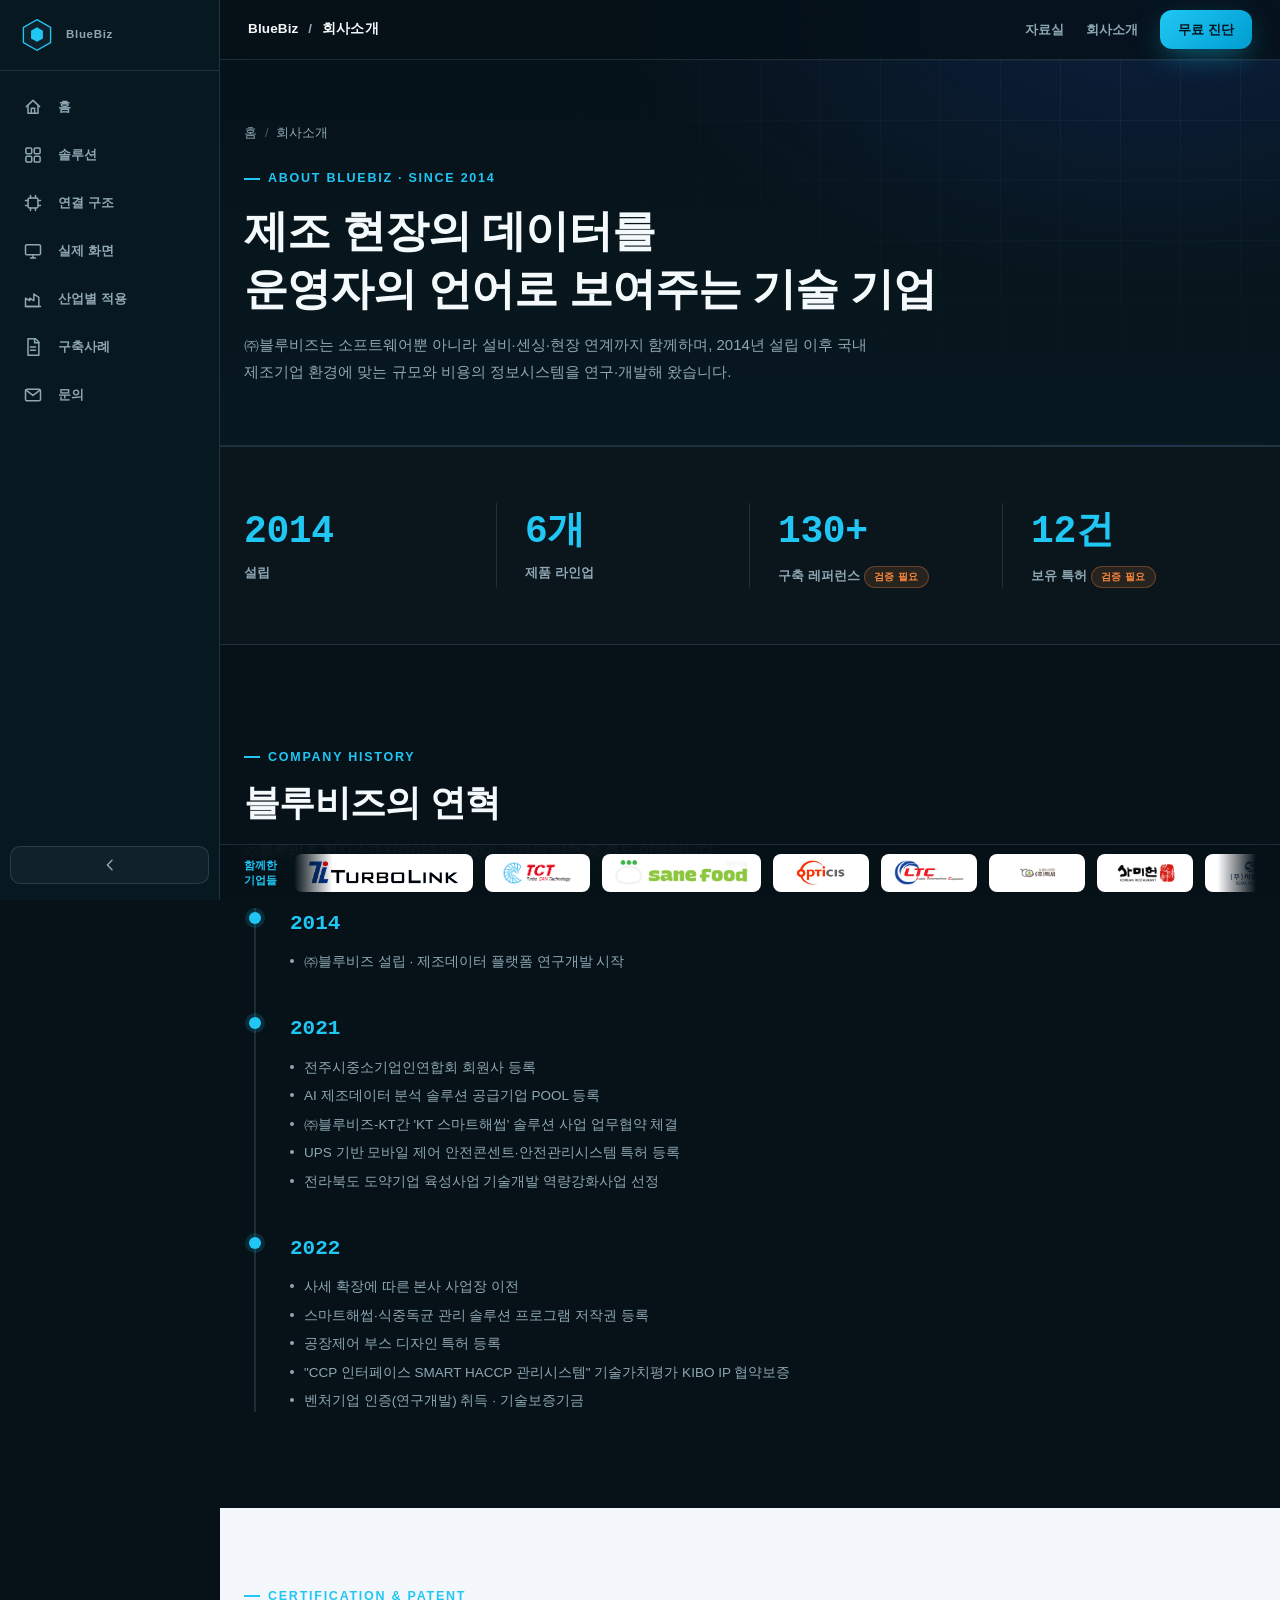
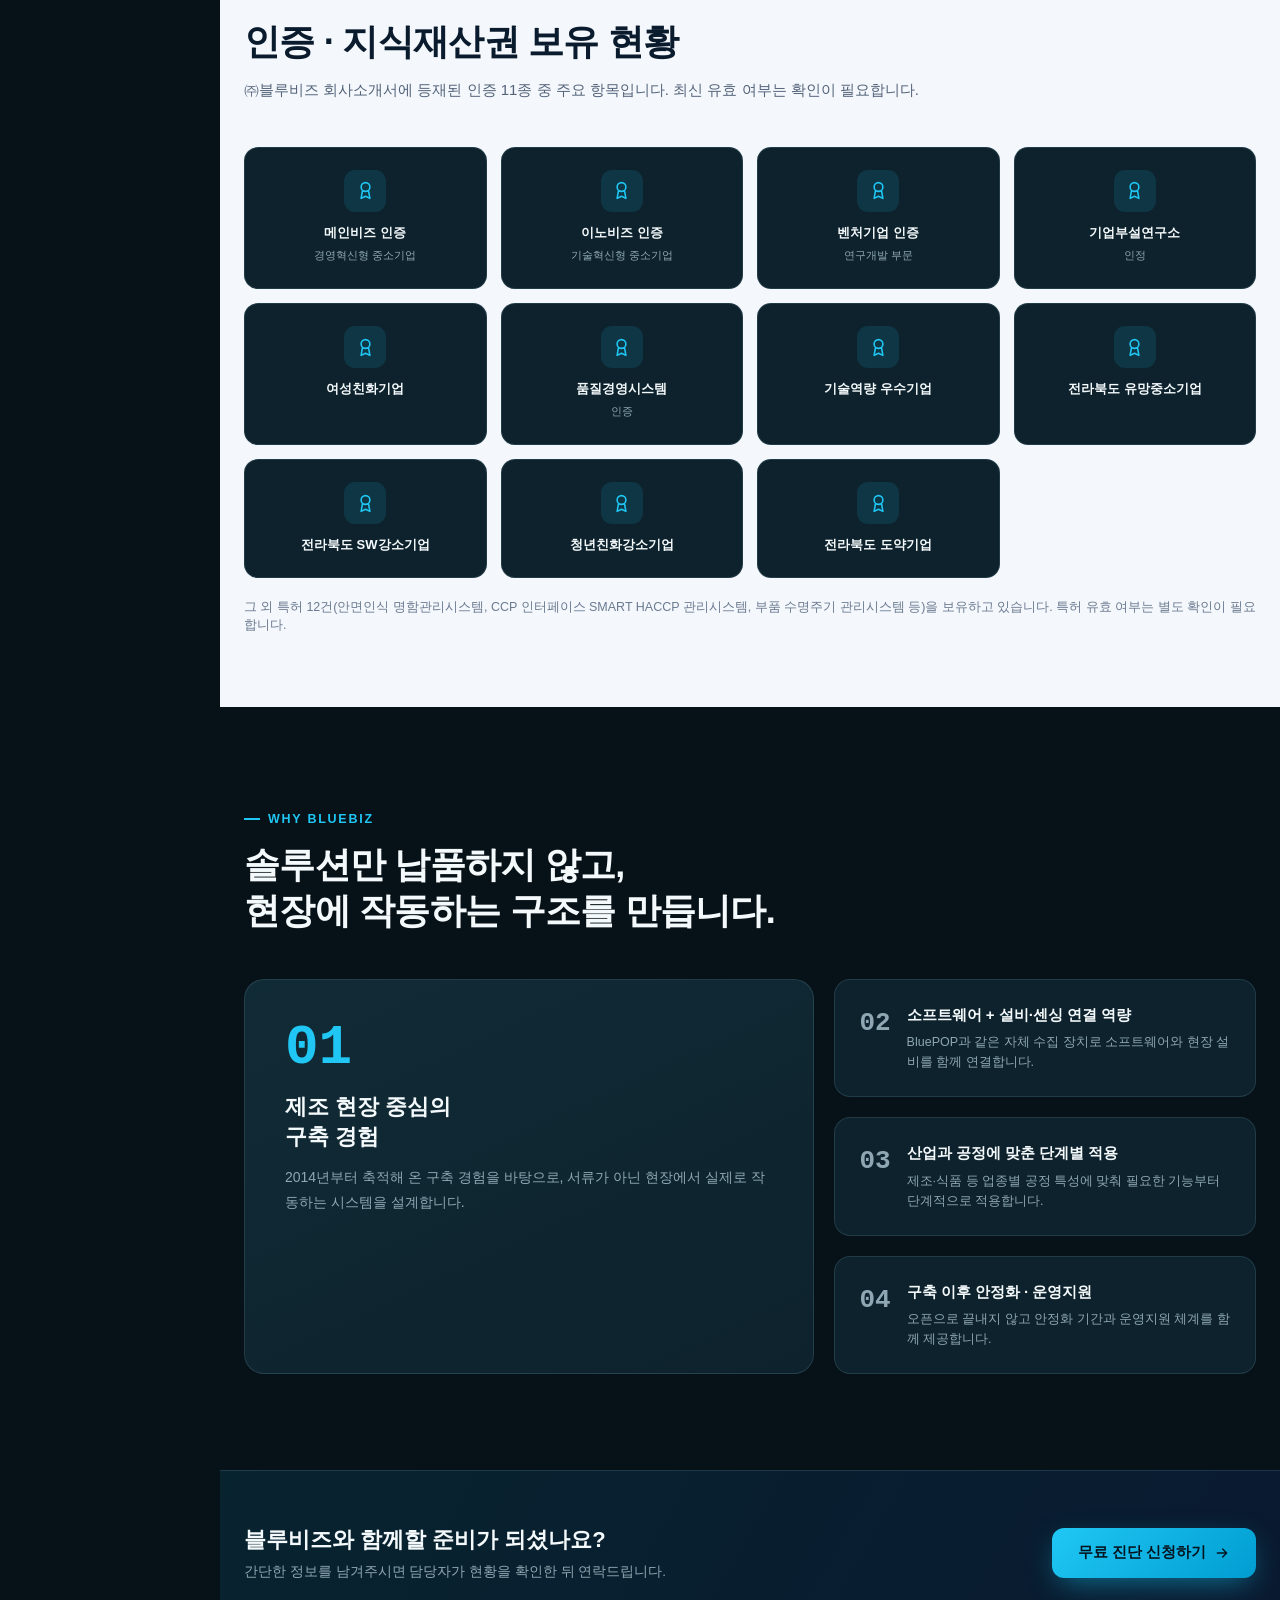
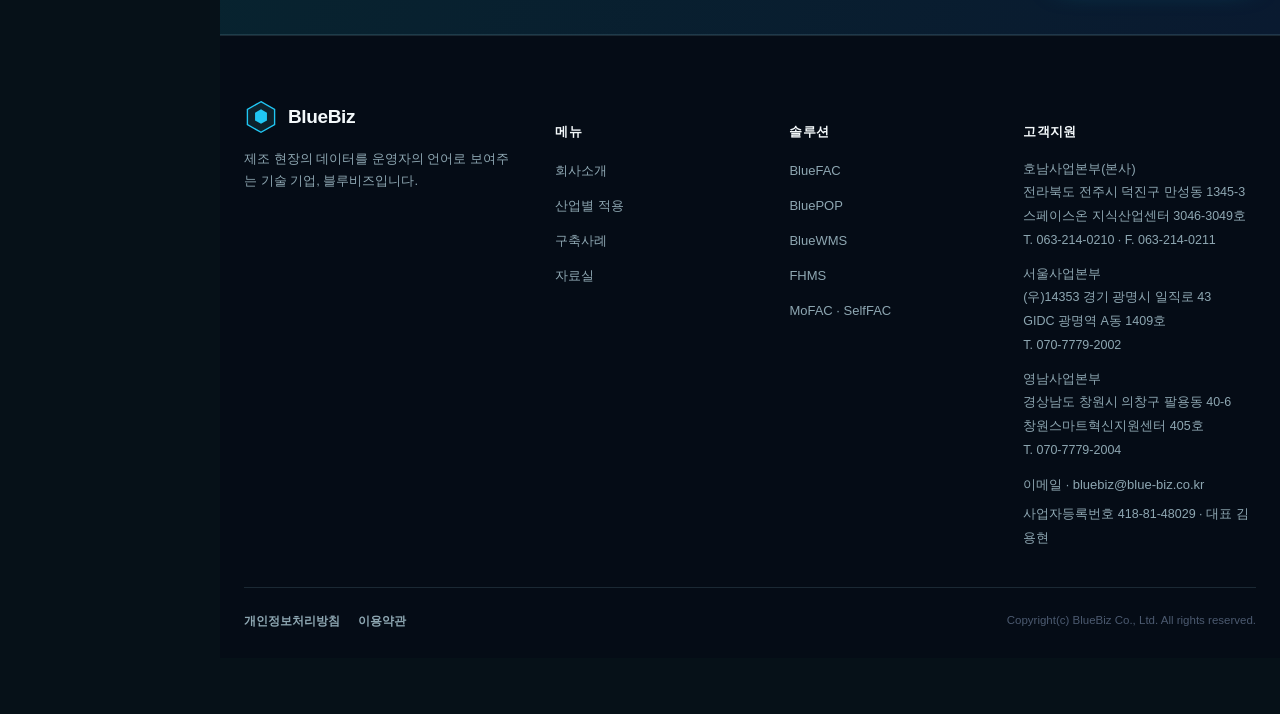
<file: pages/about.html>
<!doctype html>
<html lang="ko">
<head>
<meta charset="UTF-8">
<meta name="viewport" content="width=device-width, initial-scale=1, viewport-fit=cover">
<title>회사소개 | 블루비즈</title>
<meta name="description" content="2014년 설립 이후 제조 현장의 데이터를 운영자의 언어로 보여주는 기술 기업, ㈜블루비즈의 연혁과 인증·특허를 소개합니다.">
<meta name="theme-color" content="#061118">
<meta property="og:type" content="website">
<meta property="og:title" content="회사소개 | 블루비즈">
<meta property="og:description" content="제조 현장의 데이터를 운영자의 언어로 보여주는 기술 기업, ㈜블루비즈를 소개합니다.">
<meta property="og:url" content="https://www.blue-biz.co.kr/pages/about.html">
<meta property="og:locale" content="ko_KR">
<link rel="icon" href="../assets/img/favicon.ico">
<link rel="stylesheet" href="../assets/css/style.css">
</head>
<body data-page="about" class="has-mobile-cta">
<a class="skip-link" href="#main">본문 바로가기</a>

<svg style="display:none" aria-hidden="true">
  <symbol id="ic-home" viewBox="0 0 24 24" fill="none" stroke="currentColor" stroke-width="1.8"><path d="M4 11.5 12 4l8 7.5" stroke-linecap="round" stroke-linejoin="round"/><path d="M6 10v9.5h12V10" stroke-linejoin="round"/><path d="M10 19.5v-6h4v6" stroke-linejoin="round"/></symbol>
  <symbol id="ic-grid" viewBox="0 0 24 24" fill="none" stroke="currentColor" stroke-width="1.8"><rect x="3.5" y="3.5" width="7" height="7" rx="1.4"/><rect x="13.5" y="3.5" width="7" height="7" rx="1.4"/><rect x="3.5" y="13.5" width="7" height="7" rx="1.4"/><rect x="13.5" y="13.5" width="7" height="7" rx="1.4"/></symbol>
  <symbol id="ic-monitor" viewBox="0 0 24 24" fill="none" stroke="currentColor" stroke-width="1.8"><rect x="3" y="4.5" width="18" height="12" rx="1.6"/><path d="M9 20.5h6M12 16.5v4" stroke-linecap="round"/></symbol>
  <symbol id="ic-chevron" viewBox="0 0 24 24" fill="none" stroke="currentColor" stroke-width="2.2"><path d="M9 5l7 7-7 7" stroke-linecap="round" stroke-linejoin="round"/></symbol>
  <symbol id="ic-menu" viewBox="0 0 24 24" fill="none" stroke="currentColor" stroke-width="1.8"><path d="M4 7h16M4 12h16M4 17h16" stroke-linecap="round"/></symbol>
  <symbol id="ic-close" viewBox="0 0 24 24" fill="none" stroke="currentColor" stroke-width="1.8"><path d="M6 6l12 12M18 6 6 18" stroke-linecap="round"/></symbol>
  <symbol id="ic-arrow" viewBox="0 0 24 24" fill="none" stroke="currentColor" stroke-width="2"><path d="M5 12h14M13 6l6 6-6 6" stroke-linecap="round" stroke-linejoin="round"/></symbol>
  <symbol id="ic-search" viewBox="0 0 24 24" fill="none" stroke="currentColor" stroke-width="1.8"><circle cx="11" cy="11" r="7"/><path d="m20 20-3.5-3.5" stroke-linecap="round"/></symbol>
  <symbol id="ic-cpu" viewBox="0 0 24 24" fill="none" stroke="currentColor" stroke-width="1.8"><rect x="6" y="6" width="12" height="12" rx="2"/><path d="M9 3v3M15 3v3M9 18v3M15 18v3M3 9h3M3 15h3M18 9h3M18 15h3" stroke-linecap="round"/></symbol>
  <symbol id="ic-factory" viewBox="0 0 24 24" fill="none" stroke="currentColor" stroke-width="1.8"><path d="M3 21V11l5 3v-3l5 3V6l6 4v11H3Z" stroke-linejoin="round"/><path d="M3 21h18" stroke-linecap="round"/></symbol>
  <symbol id="ic-doc" viewBox="0 0 24 24" fill="none" stroke="currentColor" stroke-width="1.8"><path d="M6 2h9l4 4v16H6V2Z" stroke-linejoin="round"/><path d="M14 2v5h5M9 12h6M9 16h6" stroke-linecap="round"/></symbol>
  <symbol id="ic-mail" viewBox="0 0 24 24" fill="none" stroke="currentColor" stroke-width="1.8"><rect x="3" y="5" width="18" height="14" rx="2"/><path d="m4 6.5 8 6 8-6" stroke-linecap="round" stroke-linejoin="round"/></symbol>
  <symbol id="ic-award" viewBox="0 0 24 24" fill="none" stroke="currentColor" stroke-width="1.8"><circle cx="12" cy="8" r="5"/><path d="M8.5 12.5 7 21l5-2.5L17 21l-1.5-8.5" stroke-linecap="round" stroke-linejoin="round"/></symbol>
</svg>

<aside class="app-sidebar is-expanded" id="appSidebar">
  <div class="sidebar-top">
    <a href="../index.html" class="logo" aria-label="블루비즈 홈으로 이동">
      <span class="mark"><svg viewBox="0 0 40 40" fill="none"><path d="M20 2 36 11v18L20 38 4 29V11L20 2Z" fill="#0D222C" stroke="#20C7F4" stroke-width="1.6"/><path d="M13 24V15l7-4 7 4v9l-7 4-7-4Z" fill="#20C7F4"/></svg></span>
      <span class="sidebar-logo-text">BlueBiz</span>
    </a>
  </div>
  <nav class="sidebar-nav" aria-label="주요 메뉴">
    <a href="../index.html" data-nav="home" data-tooltip="홈"><span class="s-icon"><svg><use href="#ic-home"/></svg></span><span class="s-label">홈</span></a>
    <a href="solutions.html" data-nav="solutions" data-tooltip="솔루션"><span class="s-icon"><svg><use href="#ic-grid"/></svg></span><span class="s-label">솔루션</span></a>
    <a href="flow.html" data-nav="flow" data-tooltip="연결 구조"><span class="s-icon"><svg><use href="#ic-cpu"/></svg></span><span class="s-label">연결 구조</span></a>
    <a href="proof.html" data-nav="proof" data-tooltip="실제 화면"><span class="s-icon"><svg><use href="#ic-monitor"/></svg></span><span class="s-label">실제 화면</span></a>
    <a href="industries.html" data-nav="industries" data-tooltip="산업별 적용"><span class="s-icon"><svg><use href="#ic-factory"/></svg></span><span class="s-label">산업별 적용</span></a>
    <a href="cases.html" data-nav="cases" data-tooltip="구축사례"><span class="s-icon"><svg><use href="#ic-doc"/></svg></span><span class="s-label">구축사례</span></a>
    <a href="contact.html" data-nav="contact" data-tooltip="문의"><span class="s-icon"><svg><use href="#ic-mail"/></svg></span><span class="s-label">문의</span></a>
  </nav>
  <button class="sidebar-toggle" id="sidebarToggle" aria-label="사이드바 접기/펼치기" aria-pressed="true" type="button">
    <svg><use href="#ic-chevron"/></svg>
  </button>
</aside>

<div class="app-topbar">
  <div class="topbar-left">BlueBiz <span>/</span> 회사소개</div>
  <div class="topbar-right">
    <a href="resources.html">자료실</a>
    <a href="about.html" data-nav="about">회사소개</a>
    <a href="contact.html" class="btn btn-primary">무료 진단</a>
  </div>
</div>

<div class="mobile-header">
  <a href="../index.html" class="logo"><span class="mark"><svg viewBox="0 0 40 40" fill="none"><path d="M20 2 36 11v18L20 38 4 29V11L20 2Z" fill="#0D222C" stroke="#20C7F4" stroke-width="1.6"/><path d="M13 24V15l7-4 7 4v9l-7 4-7-4Z" fill="#20C7F4"/></svg></span>BlueBiz</a>
  <div style="display:flex;align-items:center;gap:8px;">
    <a href="contact.html" class="btn btn-primary" style="padding:9px 14px;font-size:12.5px;">무료 진단</a>
    <button class="hamburger" id="mobileDrawerToggle" aria-label="메뉴 열기" aria-expanded="false" aria-controls="mobileDrawer" type="button"><svg><use href="#ic-menu"/></svg></button>
  </div>
</div>

<div class="mobile-drawer" id="mobileDrawer" role="dialog" aria-modal="true" aria-label="모바일 메뉴">
  <div class="mobile-drawer-top">
    <span class="logo"><span class="mark"><svg viewBox="0 0 40 40" fill="none"><path d="M20 2 36 11v18L20 38 4 29V11L20 2Z" fill="#0D222C" stroke="#20C7F4" stroke-width="1.6"/><path d="M13 24V15l7-4 7 4v9l-7 4-7-4Z" fill="#20C7F4"/></svg></span>BlueBiz</span>
    <button class="hamburger" id="mobileDrawerClose" aria-label="메뉴 닫기" type="button"><svg><use href="#ic-close"/></svg></button>
  </div>
  <nav aria-label="모바일 메뉴">
    <a href="../index.html" data-nav="home"><svg><use href="#ic-home"/></svg>홈</a>
    <a href="solutions.html" data-nav="solutions"><svg><use href="#ic-grid"/></svg>솔루션</a>
    <a href="flow.html" data-nav="flow"><svg><use href="#ic-cpu"/></svg>연결 구조</a>
    <a href="proof.html" data-nav="proof"><svg><use href="#ic-monitor"/></svg>실제 화면</a>
    <a href="industries.html" data-nav="industries"><svg><use href="#ic-factory"/></svg>산업별 적용</a>
    <a href="cases.html" data-nav="cases"><svg><use href="#ic-doc"/></svg>구축사례</a>
    <a href="resources.html" data-nav="resources"><svg><use href="#ic-doc"/></svg>자료실</a>
    <a href="about.html" data-nav="about"><svg><use href="#ic-home"/></svg>회사소개</a>
    <a href="contact.html" data-nav="contact"><svg><use href="#ic-mail"/></svg>문의</a>
  </nav>
  <a href="contact.html" class="btn btn-primary btn-block">무료 진단 신청</a>
</div>

<div class="partner-strip" data-needs-verification="true">
  <span class="partner-strip-label">함께한<br>기업들</span>
  <div class="partner-marquee">
    <div class="partner-logo-track">
      <div class="partner-logo-item"><span class="partner-logo-box" title="터보링크"><img src="../assets/img/logos/turbolink-logo.png" alt="터보링크" loading="eager"></span></div>
      <div class="partner-logo-item"><a class="partner-logo-link" href="http://mes.tct.co.kr" target="_blank" rel="noopener noreferrer" title="TCT 운영 화면 (새 창)"><span class="partner-logo-box" title="TCT"><img src="../assets/img/logos/tct-logo.png" alt="TCT" loading="eager"></span></a></div>
      <div class="partner-logo-item"><a class="partner-logo-link" href="http://211.225.116.167:8080" target="_blank" rel="noopener noreferrer" title="(주)세인식품 운영 화면 (새 창)"><span class="partner-logo-box" title="(주)세인식품"><img src="../assets/img/logos/seine-food.png" alt="(주)세인식품" loading="eager"></span></a></div>
      <div class="partner-logo-item"><a class="partner-logo-link" href="http://192.168.0.8/publish.htm" target="_blank" rel="noopener noreferrer" title="옵티시스 운영 화면 (새 창)"><span class="partner-logo-box" title="옵티시스"><img src="../assets/img/logos/opticis.webp" alt="옵티시스" loading="eager"></span></a></div>
      <div class="partner-logo-item"><a class="partner-logo-link" href="http://ltc.iptime.org" target="_blank" rel="noopener noreferrer" title="(주)엘티씨 운영 화면 (새 창)"><span class="partner-logo-box" title="(주)엘티씨"><img src="../assets/img/logos/ltc.jpg" alt="(주)엘티씨" loading="eager"></span></a></div>
      <div class="partner-logo-item"><a class="partner-logo-link" href="http://baeksemes.iptime.org" target="_blank" rel="noopener noreferrer" title="백세 운영 화면 (새 창)"><span class="partner-logo-box" title="백세"><img src="../assets/img/logos/baekse.png" alt="백세" loading="eager"></span></a></div>
      <div class="partner-logo-item"><a class="partner-logo-link" href="http://gupanjang.iptime.org" target="_blank" rel="noopener noreferrer" title="갈비구판장(사미헌) 운영 화면 (새 창)"><span class="partner-logo-box" title="갈비구판장(사미헌)"><img src="../assets/img/logos/samiheon.png" alt="갈비구판장(사미헌)" loading="eager"></span></a></div>
      <div class="partner-logo-item"><a class="partner-logo-link" href="http://seoilmes.tplinkdns.com" target="_blank" rel="noopener noreferrer" title="서일퍼시픽 운영 화면 (새 창)"><span class="partner-logo-box" title="서일퍼시픽"><img src="../assets/img/logos/seoil-pacific.jpg" alt="서일퍼시픽" loading="eager"></span></a></div>
      <div class="partner-logo-item"><a class="partner-logo-link" href="http://49.247.42.249" target="_blank" rel="noopener noreferrer" title="쓰리축코리아 운영 화면 (새 창)"><span class="partner-logo-box" title="쓰리축코리아"><img src="../assets/img/logos/3axis-korea.png" alt="쓰리축코리아" loading="eager"></span></a></div>
      <div class="partner-logo-item"><a class="partner-logo-link" href="http://jcr.blue-biz.kr" target="_blank" rel="noopener noreferrer" title="제형센터 운영 화면 (새 창)"><span class="partner-logo-box partner-logo-text" title="제형센터">제형센터</span></a></div>
      <div class="partner-logo-item"><a class="partner-logo-link" href="http://220.124.57.100:4000" target="_blank" rel="noopener noreferrer" title="쌍영방적 운영 화면 (새 창)"><span class="partner-logo-box" title="쌍영방적"><img src="../assets/img/logos/ssangyoung.png" alt="쌍영방적" loading="eager"></span></a></div>
      <div class="partner-logo-item"><a class="partner-logo-link" href="http://49.247.40.190" target="_blank" rel="noopener noreferrer" title="농업회사법인 (주)포렘 운영 화면 (새 창)"><span class="partner-logo-box" title="농업회사법인 (주)포렘"><img src="../assets/img/logos/forem.jpg" alt="농업회사법인 (주)포렘" loading="eager"></span></a></div>
      <div class="partner-logo-item"><a class="partner-logo-link" href="http://49.247.42.104" target="_blank" rel="noopener noreferrer" title="아이버스 운영 화면 (새 창)"><span class="partner-logo-box" title="아이버스"><img src="../assets/img/logos/ivers.jpg" alt="아이버스" loading="eager"></span></a></div>
      <div class="partner-logo-item"><a class="partner-logo-link" href="http://49.247.46.134" target="_blank" rel="noopener noreferrer" title="새만금화학(주) 운영 화면 (새 창)"><span class="partner-logo-box" title="새만금화학(주)"><img src="../assets/img/logos/saemangeum-chem.png" alt="새만금화학(주)" loading="eager"></span></a></div>
      <div class="partner-logo-item"><a class="partner-logo-link" href="http://115.68.228.213" target="_blank" rel="noopener noreferrer" title="신광식품(3공장) 운영 화면 (새 창)"><span class="partner-logo-box" title="신광식품(3공장)"><img src="../assets/img/logos/shinkwang-3rd.png" alt="신광식품(3공장)" loading="eager"></span></a></div>
      <div class="partner-logo-item"><a class="partner-logo-link" href="http://49.247.172.145" target="_blank" rel="noopener noreferrer" title="바로군 운영 화면 (새 창)"><span class="partner-logo-box" title="바로군"><img src="../assets/img/logos/barogun.jpg" alt="바로군" loading="eager"></span></a></div>
      <div class="partner-logo-item"><a class="partner-logo-link" href="http://hwasan4.iptime.org" target="_blank" rel="noopener noreferrer" title="화산 운영 화면 (새 창)"><span class="partner-logo-box partner-logo-text" title="화산">화산</span></a></div>
      <div class="partner-logo-item"><a class="partner-logo-link" href="http://220.84.77.121" target="_blank" rel="noopener noreferrer" title="(주)용진정밀 운영 화면 (새 창)"><span class="partner-logo-box" title="(주)용진정밀"><img src="../assets/img/logos/yongjin.png" alt="(주)용진정밀" loading="eager"></span></a></div>
      <div class="partner-logo-item"><a class="partner-logo-link" href="http://brmilk-mes.iptime.org" target="_blank" rel="noopener noreferrer" title="보령우유(주) 운영 화면 (새 창)"><span class="partner-logo-box" title="보령우유(주)"><img src="../assets/img/logos/boryeong-milk.png" alt="보령우유(주)" loading="eager"></span></a></div>
      <div class="partner-logo-item"><a class="partner-logo-link" href="http://49.247.174.67" target="_blank" rel="noopener noreferrer" title="이피캠텍 운영 화면 (새 창)"><span class="partner-logo-box" title="이피캠텍"><img src="../assets/img/logos/epcamtech.png" alt="이피캠텍" loading="eager"></span></a></div>
      <div class="partner-logo-item"><a class="partner-logo-link" href="http://49.247.37.216" target="_blank" rel="noopener noreferrer" title="참사랑에프앤비 운영 화면 (새 창)"><span class="partner-logo-box partner-logo-text" title="참사랑에프앤비">참사랑에프앤비</span></a></div>
      <div class="partner-logo-item"><a class="partner-logo-link" href="http://chambadames.iptime.org" target="_blank" rel="noopener noreferrer" title="참바다&amp;온쿡 운영 화면 (새 창)"><span class="partner-logo-box" title="참바다&amp;온쿡"><img src="../assets/img/logos/chambada.png" alt="참바다&amp;온쿡" loading="eager"></span></a></div>
      <div class="partner-logo-item"><a class="partner-logo-link" href="http://mes.jellomi.co.kr" target="_blank" rel="noopener noreferrer" title="데코리아 운영 화면 (새 창)"><span class="partner-logo-box" title="데코리아"><img src="../assets/img/logos/decoria.png" alt="데코리아" loading="eager"></span></a></div>
      <div class="partner-logo-item"><a class="partner-logo-link" href="http://dongyoungmes.iptime.org" target="_blank" rel="noopener noreferrer" title="동영금속 운영 화면 (새 창)"><span class="partner-logo-box" title="동영금속"><img src="../assets/img/logos/dongyoung.png" alt="동영금속" loading="eager"></span></a></div>
      <div class="partner-logo-item"><a class="partner-logo-link" href="http://hunhun-mes.iptime.org" target="_blank" rel="noopener noreferrer" title="훈훈 운영 화면 (새 창)"><span class="partner-logo-box" title="훈훈"><img src="../assets/img/logos/hunhun.jpg" alt="훈훈" loading="eager"></span></a></div>
      <div class="partner-logo-item"><a class="partner-logo-link" href="http://woonam.iptime.org" target="_blank" rel="noopener noreferrer" title="(주)우남기공 운영 화면 (새 창)"><span class="partner-logo-box" title="(주)우남기공"><img src="../assets/img/logos/woonam.gif" alt="(주)우남기공" loading="eager"></span></a></div>
      <div class="partner-logo-item"><a class="partner-logo-link" href="http://daeyangmes.iptime.org" target="_blank" rel="noopener noreferrer" title="대양물산 운영 화면 (새 창)"><span class="partner-logo-box" title="대양물산"><img src="../assets/img/logos/daeyang.png" alt="대양물산" loading="eager"></span></a></div>
      <div class="partner-logo-item"><a class="partner-logo-link" href="http://tkmes.iptime.org" target="_blank" rel="noopener noreferrer" title="태광 운영 화면 (새 창)"><span class="partner-logo-box" title="태광"><img src="../assets/img/logos/taekwang.png" alt="태광" loading="eager"></span></a></div>
      <div class="partner-logo-item"><a class="partner-logo-link" href="http://saerombnf.iptime.org" target="_blank" rel="noopener noreferrer" title="새롬비앤에프 운영 화면 (새 창)"><span class="partner-logo-box" title="새롬비앤에프"><img src="../assets/img/logos/saerom-bnf.jpg" alt="새롬비앤에프" loading="eager"></span></a></div>
      <div class="partner-logo-item"><a class="partner-logo-link" href="http://soulnature.iptime.org" target="_blank" rel="noopener noreferrer" title="소울네이처푸드 운영 화면 (새 창)"><span class="partner-logo-box" title="소울네이처푸드"><img src="../assets/img/logos/soulnature.svg" alt="소울네이처푸드" loading="eager"></span></a></div>
      <div class="partner-logo-item"><a class="partner-logo-link" href="http://skfmes.iptime.org" target="_blank" rel="noopener noreferrer" title="(주)신광식품 운영 화면 (새 창)"><span class="partner-logo-box" title="(주)신광식품"><img src="../assets/img/logos/shinkwang.png" alt="(주)신광식품" loading="eager"></span></a></div>
      <div class="partner-logo-item"><a class="partner-logo-link" href="http://gschemi.iptime.org" target="_blank" rel="noopener noreferrer" title="금성화학 운영 화면 (새 창)"><span class="partner-logo-box" title="금성화학"><img src="../assets/img/logos/geumsung-chem.gif" alt="금성화학" loading="eager"></span></a></div>
      <div class="partner-logo-item"><a class="partner-logo-link" href="http://49.247.173.22" target="_blank" rel="noopener noreferrer" title="성원엘리베이터 운영 화면 (새 창)"><span class="partner-logo-box" title="성원엘리베이터"><img src="../assets/img/logos/sungwon-elevator.jpg" alt="성원엘리베이터" loading="eager"></span></a></div>
      <div class="partner-logo-item"><a class="partner-logo-link" href="http://115.68.199.46" target="_blank" rel="noopener noreferrer" title="(주)지원테크 운영 화면 (새 창)"><span class="partner-logo-box" title="(주)지원테크"><img src="../assets/img/logos/jiwon-tech.jpg" alt="(주)지원테크" loading="eager"></span></a></div>
      <div class="partner-logo-item"><a class="partner-logo-link" href="http://isaac-mes.iptime.org" target="_blank" rel="noopener noreferrer" title="이삭식품 운영 화면 (새 창)"><span class="partner-logo-box" title="이삭식품"><img src="../assets/img/logos/isaac-food.png" alt="이삭식품" loading="eager"></span></a></div>
      <div class="partner-logo-item"><a class="partner-logo-link" href="http://mes.beobe.kr" target="_blank" rel="noopener noreferrer" title="베오베 운영 화면 (새 창)"><span class="partner-logo-box" title="베오베"><img src="../assets/img/logos/beobe.png" alt="베오베" loading="eager"></span></a></div>
      <div class="partner-logo-item"><a class="partner-logo-link" href="http://49.247.169.186" target="_blank" rel="noopener noreferrer" title="나눔정밀 운영 화면 (새 창)"><span class="partner-logo-box" title="나눔정밀"><img src="../assets/img/logos/nanum.png" alt="나눔정밀" loading="eager"></span></a></div>
      <div class="partner-logo-item"><span class="partner-logo-box" title="터보링크"><img src="../assets/img/logos/turbolink-logo.png" alt="터보링크" loading="eager"></span></div>
      <div class="partner-logo-item"><a class="partner-logo-link" href="http://mes.tct.co.kr" target="_blank" rel="noopener noreferrer" title="TCT 운영 화면 (새 창)"><span class="partner-logo-box" title="TCT"><img src="../assets/img/logos/tct-logo.png" alt="TCT" loading="eager"></span></a></div>
      <div class="partner-logo-item"><a class="partner-logo-link" href="http://211.225.116.167:8080" target="_blank" rel="noopener noreferrer" title="(주)세인식품 운영 화면 (새 창)"><span class="partner-logo-box" title="(주)세인식품"><img src="../assets/img/logos/seine-food.png" alt="(주)세인식품" loading="eager"></span></a></div>
      <div class="partner-logo-item"><a class="partner-logo-link" href="http://192.168.0.8/publish.htm" target="_blank" rel="noopener noreferrer" title="옵티시스 운영 화면 (새 창)"><span class="partner-logo-box" title="옵티시스"><img src="../assets/img/logos/opticis.webp" alt="옵티시스" loading="eager"></span></a></div>
      <div class="partner-logo-item"><a class="partner-logo-link" href="http://ltc.iptime.org" target="_blank" rel="noopener noreferrer" title="(주)엘티씨 운영 화면 (새 창)"><span class="partner-logo-box" title="(주)엘티씨"><img src="../assets/img/logos/ltc.jpg" alt="(주)엘티씨" loading="eager"></span></a></div>
      <div class="partner-logo-item"><a class="partner-logo-link" href="http://baeksemes.iptime.org" target="_blank" rel="noopener noreferrer" title="백세 운영 화면 (새 창)"><span class="partner-logo-box" title="백세"><img src="../assets/img/logos/baekse.png" alt="백세" loading="eager"></span></a></div>
      <div class="partner-logo-item"><a class="partner-logo-link" href="http://gupanjang.iptime.org" target="_blank" rel="noopener noreferrer" title="갈비구판장(사미헌) 운영 화면 (새 창)"><span class="partner-logo-box" title="갈비구판장(사미헌)"><img src="../assets/img/logos/samiheon.png" alt="갈비구판장(사미헌)" loading="eager"></span></a></div>
      <div class="partner-logo-item"><a class="partner-logo-link" href="http://seoilmes.tplinkdns.com" target="_blank" rel="noopener noreferrer" title="서일퍼시픽 운영 화면 (새 창)"><span class="partner-logo-box" title="서일퍼시픽"><img src="../assets/img/logos/seoil-pacific.jpg" alt="서일퍼시픽" loading="eager"></span></a></div>
      <div class="partner-logo-item"><a class="partner-logo-link" href="http://49.247.42.249" target="_blank" rel="noopener noreferrer" title="쓰리축코리아 운영 화면 (새 창)"><span class="partner-logo-box" title="쓰리축코리아"><img src="../assets/img/logos/3axis-korea.png" alt="쓰리축코리아" loading="eager"></span></a></div>
      <div class="partner-logo-item"><a class="partner-logo-link" href="http://jcr.blue-biz.kr" target="_blank" rel="noopener noreferrer" title="제형센터 운영 화면 (새 창)"><span class="partner-logo-box partner-logo-text" title="제형센터">제형센터</span></a></div>
      <div class="partner-logo-item"><a class="partner-logo-link" href="http://220.124.57.100:4000" target="_blank" rel="noopener noreferrer" title="쌍영방적 운영 화면 (새 창)"><span class="partner-logo-box" title="쌍영방적"><img src="../assets/img/logos/ssangyoung.png" alt="쌍영방적" loading="eager"></span></a></div>
      <div class="partner-logo-item"><a class="partner-logo-link" href="http://49.247.40.190" target="_blank" rel="noopener noreferrer" title="농업회사법인 (주)포렘 운영 화면 (새 창)"><span class="partner-logo-box" title="농업회사법인 (주)포렘"><img src="../assets/img/logos/forem.jpg" alt="농업회사법인 (주)포렘" loading="eager"></span></a></div>
      <div class="partner-logo-item"><a class="partner-logo-link" href="http://49.247.42.104" target="_blank" rel="noopener noreferrer" title="아이버스 운영 화면 (새 창)"><span class="partner-logo-box" title="아이버스"><img src="../assets/img/logos/ivers.jpg" alt="아이버스" loading="eager"></span></a></div>
      <div class="partner-logo-item"><a class="partner-logo-link" href="http://49.247.46.134" target="_blank" rel="noopener noreferrer" title="새만금화학(주) 운영 화면 (새 창)"><span class="partner-logo-box" title="새만금화학(주)"><img src="../assets/img/logos/saemangeum-chem.png" alt="새만금화학(주)" loading="eager"></span></a></div>
      <div class="partner-logo-item"><a class="partner-logo-link" href="http://115.68.228.213" target="_blank" rel="noopener noreferrer" title="신광식품(3공장) 운영 화면 (새 창)"><span class="partner-logo-box" title="신광식품(3공장)"><img src="../assets/img/logos/shinkwang-3rd.png" alt="신광식품(3공장)" loading="eager"></span></a></div>
      <div class="partner-logo-item"><a class="partner-logo-link" href="http://49.247.172.145" target="_blank" rel="noopener noreferrer" title="바로군 운영 화면 (새 창)"><span class="partner-logo-box" title="바로군"><img src="../assets/img/logos/barogun.jpg" alt="바로군" loading="eager"></span></a></div>
      <div class="partner-logo-item"><a class="partner-logo-link" href="http://hwasan4.iptime.org" target="_blank" rel="noopener noreferrer" title="화산 운영 화면 (새 창)"><span class="partner-logo-box partner-logo-text" title="화산">화산</span></a></div>
      <div class="partner-logo-item"><a class="partner-logo-link" href="http://220.84.77.121" target="_blank" rel="noopener noreferrer" title="(주)용진정밀 운영 화면 (새 창)"><span class="partner-logo-box" title="(주)용진정밀"><img src="../assets/img/logos/yongjin.png" alt="(주)용진정밀" loading="eager"></span></a></div>
      <div class="partner-logo-item"><a class="partner-logo-link" href="http://brmilk-mes.iptime.org" target="_blank" rel="noopener noreferrer" title="보령우유(주) 운영 화면 (새 창)"><span class="partner-logo-box" title="보령우유(주)"><img src="../assets/img/logos/boryeong-milk.png" alt="보령우유(주)" loading="eager"></span></a></div>
      <div class="partner-logo-item"><a class="partner-logo-link" href="http://49.247.174.67" target="_blank" rel="noopener noreferrer" title="이피캠텍 운영 화면 (새 창)"><span class="partner-logo-box" title="이피캠텍"><img src="../assets/img/logos/epcamtech.png" alt="이피캠텍" loading="eager"></span></a></div>
      <div class="partner-logo-item"><a class="partner-logo-link" href="http://49.247.37.216" target="_blank" rel="noopener noreferrer" title="참사랑에프앤비 운영 화면 (새 창)"><span class="partner-logo-box partner-logo-text" title="참사랑에프앤비">참사랑에프앤비</span></a></div>
      <div class="partner-logo-item"><a class="partner-logo-link" href="http://chambadames.iptime.org" target="_blank" rel="noopener noreferrer" title="참바다&amp;온쿡 운영 화면 (새 창)"><span class="partner-logo-box" title="참바다&amp;온쿡"><img src="../assets/img/logos/chambada.png" alt="참바다&amp;온쿡" loading="eager"></span></a></div>
      <div class="partner-logo-item"><a class="partner-logo-link" href="http://mes.jellomi.co.kr" target="_blank" rel="noopener noreferrer" title="데코리아 운영 화면 (새 창)"><span class="partner-logo-box" title="데코리아"><img src="../assets/img/logos/decoria.png" alt="데코리아" loading="eager"></span></a></div>
      <div class="partner-logo-item"><a class="partner-logo-link" href="http://dongyoungmes.iptime.org" target="_blank" rel="noopener noreferrer" title="동영금속 운영 화면 (새 창)"><span class="partner-logo-box" title="동영금속"><img src="../assets/img/logos/dongyoung.png" alt="동영금속" loading="eager"></span></a></div>
      <div class="partner-logo-item"><a class="partner-logo-link" href="http://hunhun-mes.iptime.org" target="_blank" rel="noopener noreferrer" title="훈훈 운영 화면 (새 창)"><span class="partner-logo-box" title="훈훈"><img src="../assets/img/logos/hunhun.jpg" alt="훈훈" loading="eager"></span></a></div>
      <div class="partner-logo-item"><a class="partner-logo-link" href="http://woonam.iptime.org" target="_blank" rel="noopener noreferrer" title="(주)우남기공 운영 화면 (새 창)"><span class="partner-logo-box" title="(주)우남기공"><img src="../assets/img/logos/woonam.gif" alt="(주)우남기공" loading="eager"></span></a></div>
      <div class="partner-logo-item"><a class="partner-logo-link" href="http://daeyangmes.iptime.org" target="_blank" rel="noopener noreferrer" title="대양물산 운영 화면 (새 창)"><span class="partner-logo-box" title="대양물산"><img src="../assets/img/logos/daeyang.png" alt="대양물산" loading="eager"></span></a></div>
      <div class="partner-logo-item"><a class="partner-logo-link" href="http://tkmes.iptime.org" target="_blank" rel="noopener noreferrer" title="태광 운영 화면 (새 창)"><span class="partner-logo-box" title="태광"><img src="../assets/img/logos/taekwang.png" alt="태광" loading="eager"></span></a></div>
      <div class="partner-logo-item"><a class="partner-logo-link" href="http://saerombnf.iptime.org" target="_blank" rel="noopener noreferrer" title="새롬비앤에프 운영 화면 (새 창)"><span class="partner-logo-box" title="새롬비앤에프"><img src="../assets/img/logos/saerom-bnf.jpg" alt="새롬비앤에프" loading="eager"></span></a></div>
      <div class="partner-logo-item"><a class="partner-logo-link" href="http://soulnature.iptime.org" target="_blank" rel="noopener noreferrer" title="소울네이처푸드 운영 화면 (새 창)"><span class="partner-logo-box" title="소울네이처푸드"><img src="../assets/img/logos/soulnature.svg" alt="소울네이처푸드" loading="eager"></span></a></div>
      <div class="partner-logo-item"><a class="partner-logo-link" href="http://skfmes.iptime.org" target="_blank" rel="noopener noreferrer" title="(주)신광식품 운영 화면 (새 창)"><span class="partner-logo-box" title="(주)신광식품"><img src="../assets/img/logos/shinkwang.png" alt="(주)신광식품" loading="eager"></span></a></div>
      <div class="partner-logo-item"><a class="partner-logo-link" href="http://gschemi.iptime.org" target="_blank" rel="noopener noreferrer" title="금성화학 운영 화면 (새 창)"><span class="partner-logo-box" title="금성화학"><img src="../assets/img/logos/geumsung-chem.gif" alt="금성화학" loading="eager"></span></a></div>
      <div class="partner-logo-item"><a class="partner-logo-link" href="http://49.247.173.22" target="_blank" rel="noopener noreferrer" title="성원엘리베이터 운영 화면 (새 창)"><span class="partner-logo-box" title="성원엘리베이터"><img src="../assets/img/logos/sungwon-elevator.jpg" alt="성원엘리베이터" loading="eager"></span></a></div>
      <div class="partner-logo-item"><a class="partner-logo-link" href="http://115.68.199.46" target="_blank" rel="noopener noreferrer" title="(주)지원테크 운영 화면 (새 창)"><span class="partner-logo-box" title="(주)지원테크"><img src="../assets/img/logos/jiwon-tech.jpg" alt="(주)지원테크" loading="eager"></span></a></div>
      <div class="partner-logo-item"><a class="partner-logo-link" href="http://isaac-mes.iptime.org" target="_blank" rel="noopener noreferrer" title="이삭식품 운영 화면 (새 창)"><span class="partner-logo-box" title="이삭식품"><img src="../assets/img/logos/isaac-food.png" alt="이삭식품" loading="eager"></span></a></div>
      <div class="partner-logo-item"><a class="partner-logo-link" href="http://mes.beobe.kr" target="_blank" rel="noopener noreferrer" title="베오베 운영 화면 (새 창)"><span class="partner-logo-box" title="베오베"><img src="../assets/img/logos/beobe.png" alt="베오베" loading="eager"></span></a></div>
      <div class="partner-logo-item"><a class="partner-logo-link" href="http://49.247.169.186" target="_blank" rel="noopener noreferrer" title="나눔정밀 운영 화면 (새 창)"><span class="partner-logo-box" title="나눔정밀"><img src="../assets/img/logos/nanum.png" alt="나눔정밀" loading="eager"></span></a></div>
    </div>
  </div>
</div>

<div class="app-main">
<main id="main">
  <section class="page-hero">
    <div class="container">
      <div class="breadcrumb"><a href="../index.html">홈</a><span>/</span>회사소개</div>
      <span class="eyebrow">ABOUT BLUEBIZ · SINCE 2014</span>
      <h1>제조 현장의 데이터를<br>운영자의 언어로 보여주는 기술 기업</h1>
      <p>㈜블루비즈는 소프트웨어뿐 아니라 설비·센싱·현장 연계까지 함께하며, 2014년 설립 이후 국내 제조기업 환경에 맞는 규모와 비용의 정보시스템을 연구·개발해 왔습니다.</p>
    </div>
  </section>

  <section class="trust-section">
    <div class="container trust-grid" id="trustGrid">
      <div class="trust-item reveal"><b>2014</b><span>설립</span></div>
      <div class="trust-item reveal reveal-delay-1"><b>6개</b><span>제품 라인업</span></div>
      <div class="trust-item reveal reveal-delay-2">
        <b class="count-up" data-target="130" data-suffix="+">0</b><span>구축 레퍼런스</span>
        <span class="t-verify" data-needs-verification="true">검증 필요<!-- TODO: 130+ 지표의 정확한 의미와 최신 수치 확인 --></span>
      </div>
      <div class="trust-item reveal reveal-delay-3">
        <b class="count-up" data-target="12" data-suffix="건">0</b><span>보유 특허</span>
        <span class="t-verify" data-needs-verification="true">검증 필요<!-- TODO: 특허 12건 최신 유효 여부 확인 --></span>
      </div>
    </div>
  </section>

  <section class="section">
    <div class="container">
      <div class="section-head reveal">
        <span class="eyebrow">COMPANY HISTORY</span>
        <h2>블루비즈의 연혁</h2>
        <p>㈜블루비즈 회사소개서(2023.08.18)에 기재된 연혁 중 주요 이력입니다.</p>
      </div>
      <div class="history-track reveal">
        <div class="history-year">
          <h3>2014</h3>
          <ul><li>㈜블루비즈 설립 · 제조데이터 플랫폼 연구개발 시작</li></ul>
        </div>
        <div class="history-year">
          <h3>2021</h3>
          <ul>
            <li>전주시중소기업인연합회 회원사 등록</li>
            <li>AI 제조데이터 분석 솔루션 공급기업 POOL 등록</li>
            <li>㈜블루비즈-KT간 'KT 스마트해썹' 솔루션 사업 업무협약 체결</li>
            <li>UPS 기반 모바일 제어 안전콘센트·안전관리시스템 특허 등록</li>
            <li>전라북도 도약기업 육성사업 기술개발 역량강화사업 선정</li>
          </ul>
        </div>
        <div class="history-year">
          <h3>2022</h3>
          <ul>
            <li>사세 확장에 따른 본사 사업장 이전</li>
            <li>스마트해썹·식중독균 관리 솔루션 프로그램 저작권 등록</li>
            <li>공장제어 부스 디자인 특허 등록</li>
            <li>"CCP 인터페이스 SMART HACCP 관리시스템" 기술가치평가 KIBO IP 협약보증</li>
            <li>벤처기업 인증(연구개발) 취득 · 기술보증기금</li>
          </ul>
        </div>
      </div>
    </div>
  </section>

  <section class="section tight light">
    <div class="container">
      <div class="section-head reveal">
        <span class="eyebrow">CERTIFICATION & PATENT</span>
        <h2>인증 · 지식재산권 보유 현황</h2>
        <p data-needs-verification="true">㈜블루비즈 회사소개서에 등재된 인증 11종 중 주요 항목입니다. 최신 유효 여부는 확인이 필요합니다.<!-- TODO: 인증 11종 최신 유효 여부 확인 --></p>
      </div>
      <div class="cert-grid reveal">
        <div class="cert-card"><div class="c-icon"><svg><use href="#ic-award"/></svg></div><b>메인비즈 인증</b><span>경영혁신형 중소기업</span></div>
        <div class="cert-card"><div class="c-icon"><svg><use href="#ic-award"/></svg></div><b>이노비즈 인증</b><span>기술혁신형 중소기업</span></div>
        <div class="cert-card"><div class="c-icon"><svg><use href="#ic-award"/></svg></div><b>벤처기업 인증</b><span>연구개발 부문</span></div>
        <div class="cert-card"><div class="c-icon"><svg><use href="#ic-award"/></svg></div><b>기업부설연구소</b><span>인정</span></div>
        <div class="cert-card"><div class="c-icon"><svg><use href="#ic-award"/></svg></div><b>여성친화기업</b></div>
        <div class="cert-card"><div class="c-icon"><svg><use href="#ic-award"/></svg></div><b>품질경영시스템</b><span>인증</span></div>
        <div class="cert-card"><div class="c-icon"><svg><use href="#ic-award"/></svg></div><b>기술역량 우수기업</b></div>
        <div class="cert-card"><div class="c-icon"><svg><use href="#ic-award"/></svg></div><b>전라북도 유망중소기업</b></div>
        <div class="cert-card"><div class="c-icon"><svg><use href="#ic-award"/></svg></div><b>전라북도 SW강소기업</b></div>
        <div class="cert-card"><div class="c-icon"><svg><use href="#ic-award"/></svg></div><b>청년친화강소기업</b></div>
        <div class="cert-card"><div class="c-icon"><svg><use href="#ic-award"/></svg></div><b>전라북도 도약기업</b></div>
      </div>
      <p class="reveal" style="margin-top:20px;font-size:12.5px;color:#6B7A90;" data-needs-verification="true">그 외 특허 12건(안면인식 명함관리시스템, CCP 인터페이스 SMART HACCP 관리시스템, 부품 수명주기 관리시스템 등)을 보유하고 있습니다. 특허 유효 여부는 별도 확인이 필요합니다.<!-- TODO: 특허 12건 최신 유효 여부 확인 --></p>
    </div>
  </section>

  <section class="section">
    <div class="container">
      <div class="section-head reveal">
        <span class="eyebrow">WHY BLUEBIZ</span>
        <h2>솔루션만 납품하지 않고,<br>현장에 작동하는 구조를 만듭니다.</h2>
      </div>
      <div class="why-grid reveal">
        <div class="why-lead">
          <div>
            <div class="w-num">01</div>
            <h3>제조 현장 중심의<br>구축 경험</h3>
            <p>2014년부터 축적해 온 구축 경험을 바탕으로, 서류가 아닌 현장에서 실제로 작동하는 시스템을 설계합니다.</p>
          </div>
        </div>
        <div class="why-side">
          <div class="why-item"><div class="w-num">02</div><div><h4>소프트웨어 + 설비·센싱 연결 역량</h4><p>BluePOP과 같은 자체 수집 장치로 소프트웨어와 현장 설비를 함께 연결합니다.</p></div></div>
          <div class="why-item"><div class="w-num">03</div><div><h4>산업과 공정에 맞춘 단계별 적용</h4><p>제조·식품 등 업종별 공정 특성에 맞춰 필요한 기능부터 단계적으로 적용합니다.</p></div></div>
          <div class="why-item"><div class="w-num">04</div><div><h4>구축 이후 안정화 · 운영지원</h4><p>오픈으로 끝내지 않고 안정화 기간과 운영지원 체계를 함께 제공합니다.</p></div></div>
        </div>
      </div>
    </div>
  </section>

  <section class="cta-banner">
    <div class="container reveal">
      <div>
        <h2>블루비즈와 함께할 준비가 되셨나요?</h2>
        <p>간단한 정보를 남겨주시면 담당자가 현황을 확인한 뒤 연락드립니다.</p>
      </div>
      <a href="contact.html" class="btn btn-primary">무료 진단 신청하기<svg><use href="#ic-arrow"/></svg></a>
    </div>
  </section>
</main>

<footer class="site-footer">
  <div class="container">
    <div class="footer-top">
      <div class="footer-brand">
        <a href="../index.html" class="logo"><span class="mark"><svg viewBox="0 0 40 40" fill="none"><path d="M20 2 36 11v18L20 38 4 29V11L20 2Z" fill="#0D222C" stroke="#20C7F4" stroke-width="1.6"/><path d="M13 24V15l7-4 7 4v9l-7 4-7-4Z" fill="#20C7F4"/></svg></span>BlueBiz</a>
        <p>제조 현장의 데이터를 운영자의 언어로 보여주는 기술 기업, 블루비즈입니다.</p>
      </div>
      <div class="footer-col">
        <h5>메뉴</h5>
        <ul>
          <li><a href="about.html">회사소개</a></li>
          <li><a href="industries.html">산업별 적용</a></li>
          <li><a href="cases.html">구축사례</a></li>
          <li><a href="resources.html">자료실</a></li>
        </ul>
      </div>
      <div class="footer-col">
        <h5>솔루션</h5>
        <ul>
          <li><a href="solutions.html#bluefac">BlueFAC</a></li>
          <li><a href="solutions.html#bluepop">BluePOP</a></li>
          <li><a href="solutions.html#bluewms">BlueWMS</a></li>
          <li><a href="solutions.html#fhms">FHMS</a></li>
          <li><a href="solutions.html#mofac">MoFAC · SelfFAC</a></li>
        </ul>
      </div>
      <div class="footer-col footer-contact">
        <h5>고객지원</h5>
        <p>호남사업본부(본사)<br>전라북도 전주시 덕진구 만성동 1345-3<br>스페이스온 지식산업센터 3046-3049호<br>T. 063-214-0210 · F. 063-214-0211</p>
        <p style="margin-top:10px;">서울사업본부<br>(우)14353 경기 광명시 일직로 43<br>GIDC 광명역 A동 1409호<br>T. 070-7779-2002</p>
        <p style="margin-top:10px;">영남사업본부<br>경상남도 창원시 의창구 팔용동 40-6<br>창원스마트혁신지원센터 405호<br>T. 070-7779-2004</p>
        <p style="margin-top:10px;">이메일 · <a href="mailto:bluebiz@blue-biz.co.kr">bluebiz@blue-biz.co.kr</a></p>
        <p style="margin-top:6px;" data-needs-verification="true">사업자등록번호 418-81-48029 · 대표 김용현<!-- TODO: 공식 사업자등록증 기준으로 재확인 필요 (출처: 제3자 기업정보 조회) --></p>
      </div>
    </div>
    <div class="footer-bottom">
      <div class="legal">
        <a href="privacy-policy.html">개인정보처리방침</a>
        <a href="terms-of-service.html">이용약관</a>
      </div>
      <span class="copy">Copyright(c) BlueBiz Co., Ltd. All rights reserved.</span>
    </div>
  </div>
</footer>
</div><!-- /.app-main -->

<div class="mobile-cta-bar"><a href="contact.html" class="btn btn-primary">무료 진단 신청하기</a></div>

<script src="../assets/js/main.js" defer></script>
</body>
</html>
</file>
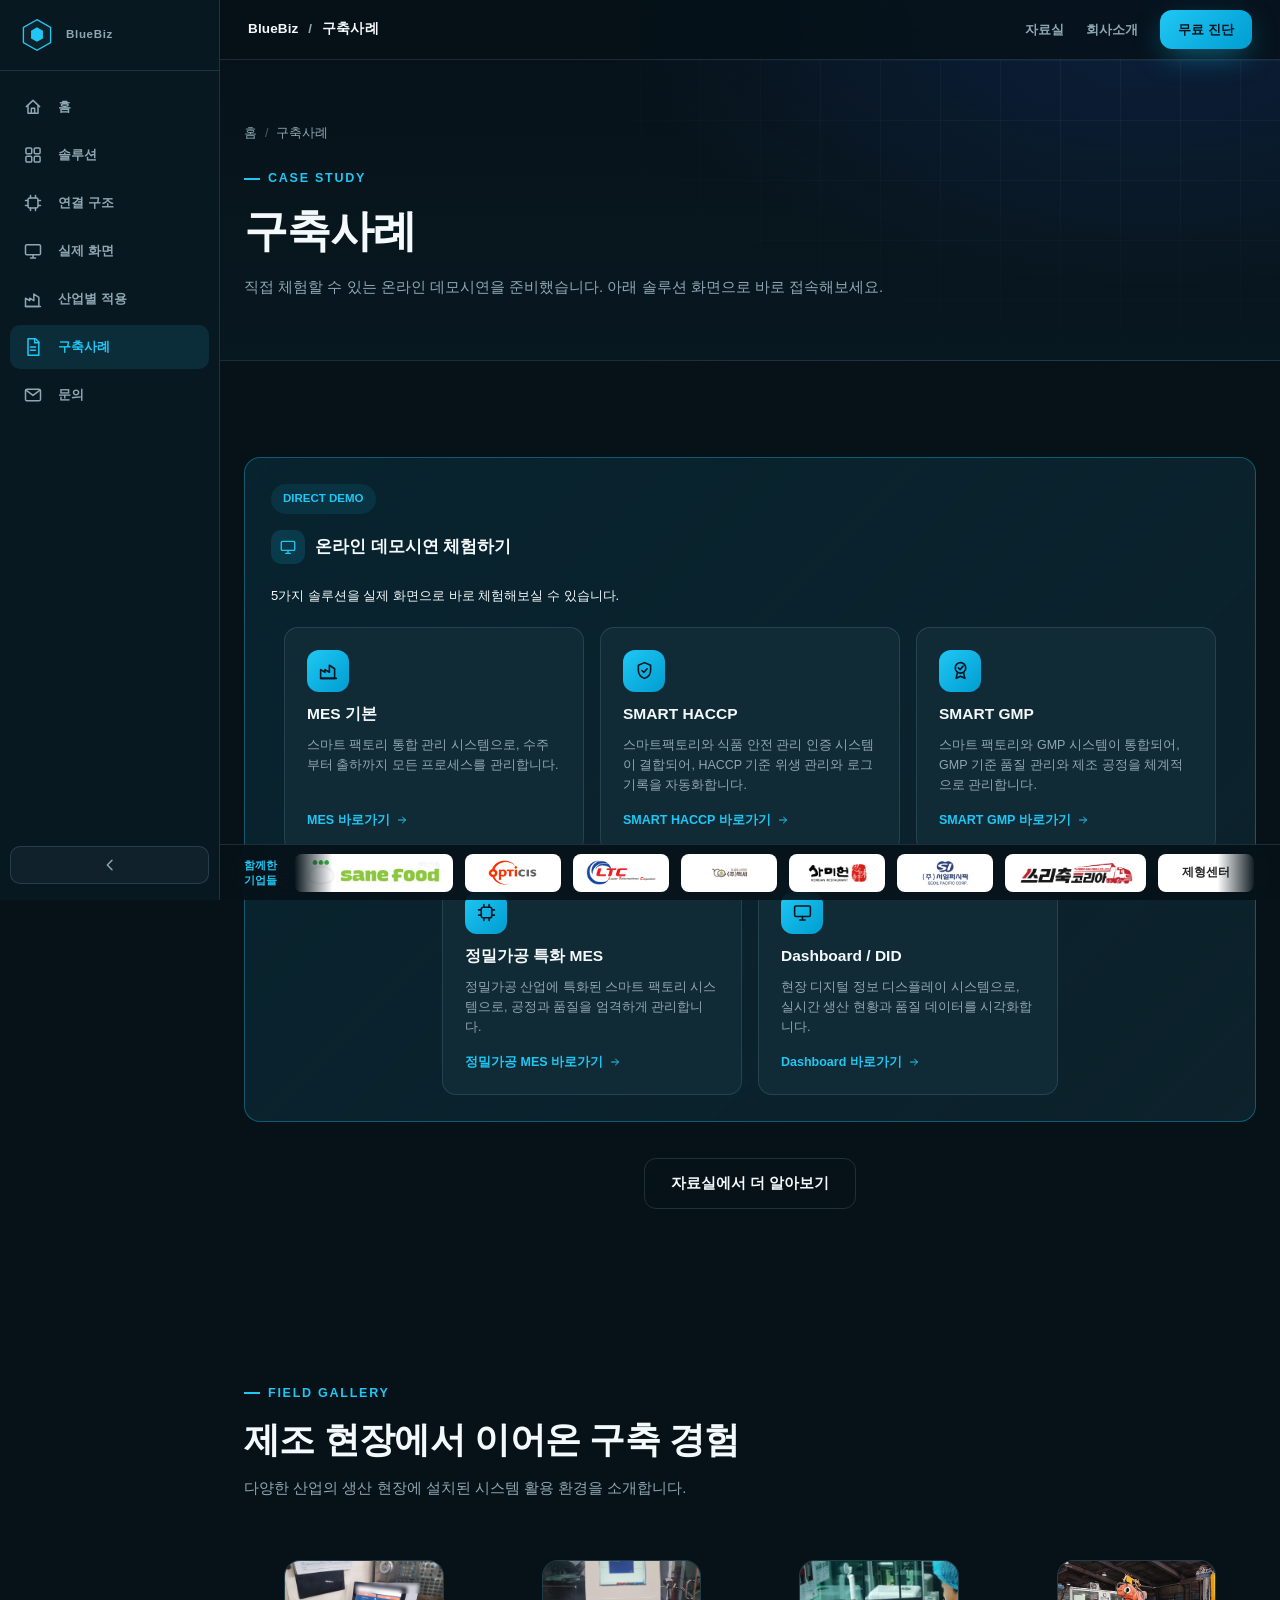
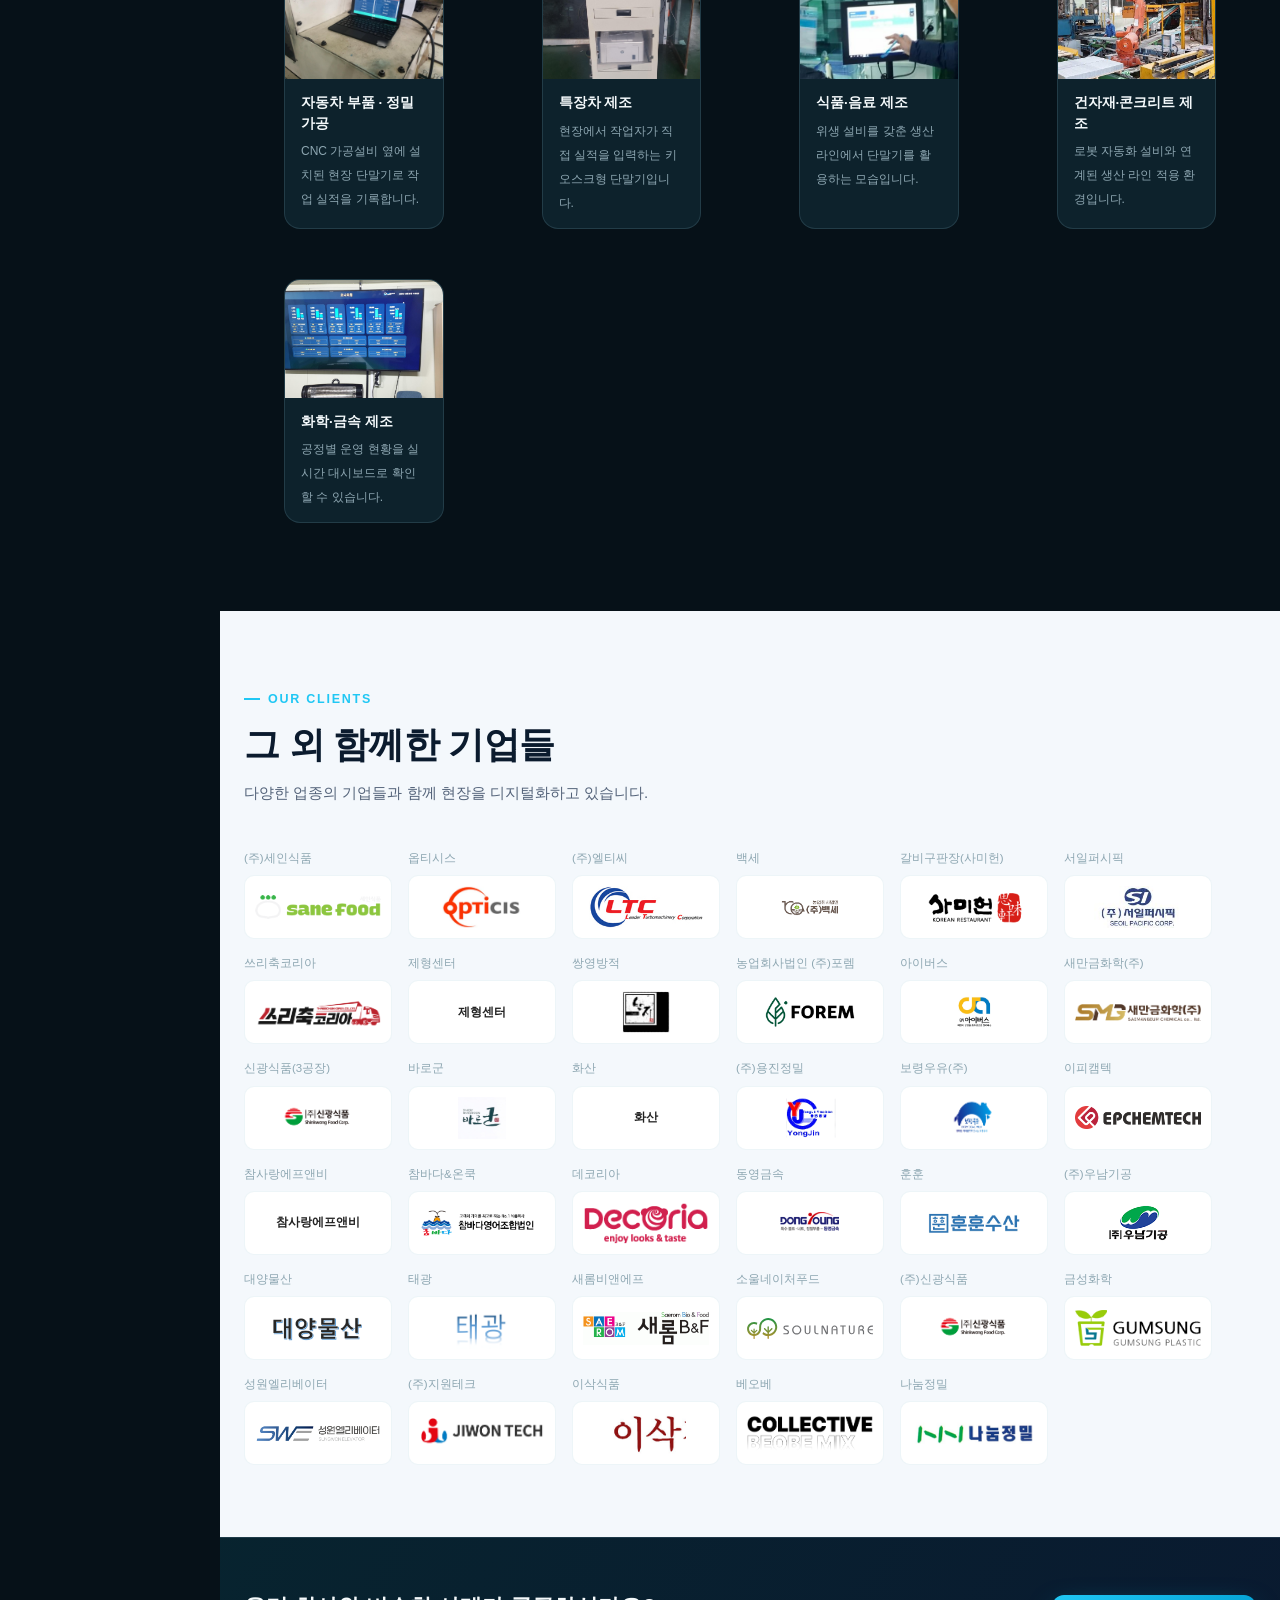
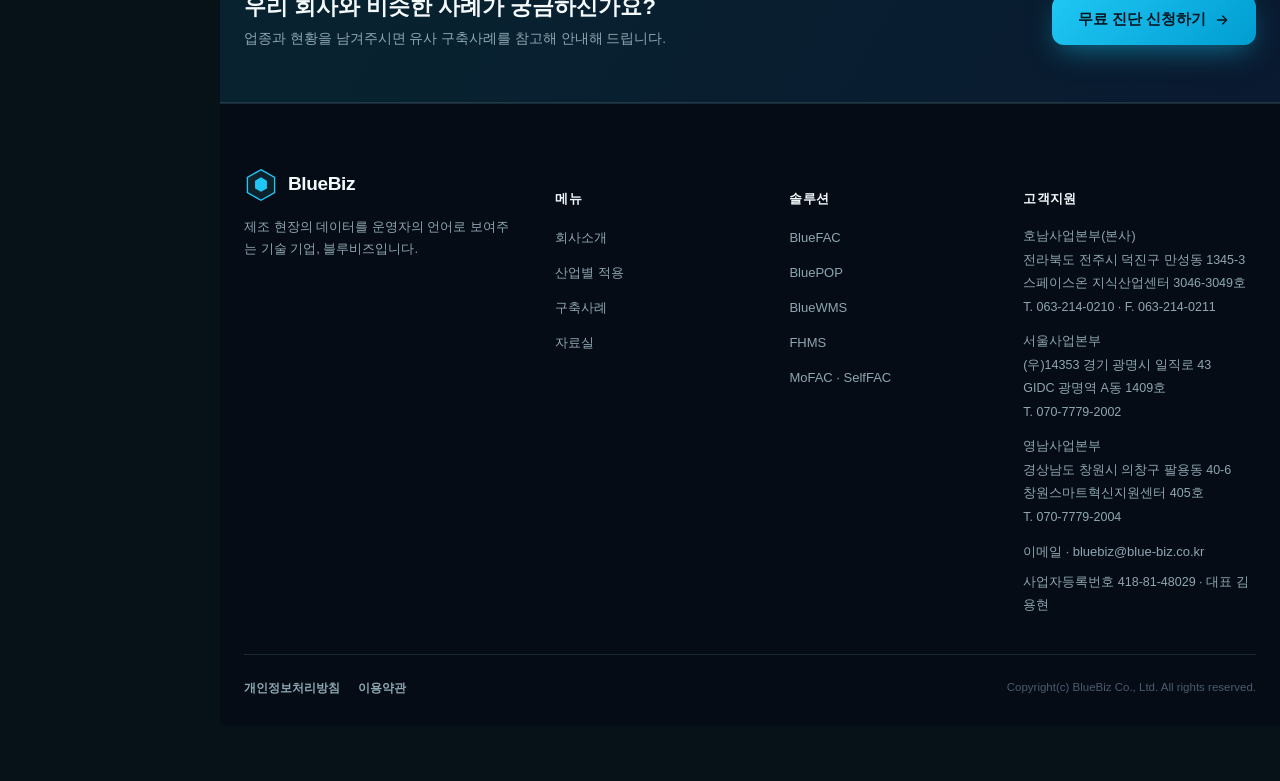
<file: pages/cases.html>
<!doctype html>
<html lang="ko">
<head>
<meta charset="UTF-8">
<meta name="viewport" content="width=device-width, initial-scale=1, viewport-fit=cover">
<title>구축사례 | 블루비즈</title>
<meta name="description" content="식품 제조, 금속·부품 제조 등 산업과 과제 중심으로 정리한 블루비즈의 구축사례를 확인하세요.">
<meta name="theme-color" content="#061118">
<meta property="og:type" content="website">
<meta property="og:title" content="구축사례 | 블루비즈">
<meta property="og:description" content="산업과 과제를 중심으로 정리한 블루비즈의 구축사례를 소개합니다.">
<meta property="og:url" content="https://www.blue-biz.co.kr/pages/cases.html">
<meta property="og:locale" content="ko_KR">
<link rel="icon" href="../assets/img/favicon.ico">
<link rel="stylesheet" href="../assets/css/style.css">
</head>
<body data-page="cases" class="has-mobile-cta">
<a class="skip-link" href="#main">본문 바로가기</a>

<svg style="display:none" aria-hidden="true">
  <symbol id="ic-home" viewBox="0 0 24 24" fill="none" stroke="currentColor" stroke-width="1.8"><path d="M4 11.5 12 4l8 7.5" stroke-linecap="round" stroke-linejoin="round"/><path d="M6 10v9.5h12V10" stroke-linejoin="round"/><path d="M10 19.5v-6h4v6" stroke-linejoin="round"/></symbol>
  <symbol id="ic-grid" viewBox="0 0 24 24" fill="none" stroke="currentColor" stroke-width="1.8"><rect x="3.5" y="3.5" width="7" height="7" rx="1.4"/><rect x="13.5" y="3.5" width="7" height="7" rx="1.4"/><rect x="3.5" y="13.5" width="7" height="7" rx="1.4"/><rect x="13.5" y="13.5" width="7" height="7" rx="1.4"/></symbol>
  <symbol id="ic-monitor" viewBox="0 0 24 24" fill="none" stroke="currentColor" stroke-width="1.8"><rect x="3" y="4.5" width="18" height="12" rx="1.6"/><path d="M9 20.5h6M12 16.5v4" stroke-linecap="round"/></symbol>
  <symbol id="ic-chevron" viewBox="0 0 24 24" fill="none" stroke="currentColor" stroke-width="2.2"><path d="M9 5l7 7-7 7" stroke-linecap="round" stroke-linejoin="round"/></symbol>
  <symbol id="ic-menu" viewBox="0 0 24 24" fill="none" stroke="currentColor" stroke-width="1.8"><path d="M4 7h16M4 12h16M4 17h16" stroke-linecap="round"/></symbol>
  <symbol id="ic-close" viewBox="0 0 24 24" fill="none" stroke="currentColor" stroke-width="1.8"><path d="M6 6l12 12M18 6 6 18" stroke-linecap="round"/></symbol>
  <symbol id="ic-arrow" viewBox="0 0 24 24" fill="none" stroke="currentColor" stroke-width="2"><path d="M5 12h14M13 6l6 6-6 6" stroke-linecap="round" stroke-linejoin="round"/></symbol>
  <symbol id="ic-search" viewBox="0 0 24 24" fill="none" stroke="currentColor" stroke-width="1.8"><circle cx="11" cy="11" r="7"/><path d="m20 20-3.5-3.5" stroke-linecap="round"/></symbol>
  <symbol id="ic-cpu" viewBox="0 0 24 24" fill="none" stroke="currentColor" stroke-width="1.8"><rect x="6" y="6" width="12" height="12" rx="2"/><path d="M9 3v3M15 3v3M9 18v3M15 18v3M3 9h3M3 15h3M18 9h3M18 15h3" stroke-linecap="round"/></symbol>
  <symbol id="ic-factory" viewBox="0 0 24 24" fill="none" stroke="currentColor" stroke-width="1.8"><path d="M3 21V11l5 3v-3l5 3V6l6 4v11H3Z" stroke-linejoin="round"/><path d="M3 21h18" stroke-linecap="round"/></symbol>
  <symbol id="ic-doc" viewBox="0 0 24 24" fill="none" stroke="currentColor" stroke-width="1.8"><path d="M6 2h9l4 4v16H6V2Z" stroke-linejoin="round"/><path d="M14 2v5h5M9 12h6M9 16h6" stroke-linecap="round"/></symbol>
  <symbol id="ic-mail" viewBox="0 0 24 24" fill="none" stroke="currentColor" stroke-width="1.8"><rect x="3" y="5" width="18" height="14" rx="2"/><path d="m4 6.5 8 6 8-6" stroke-linecap="round" stroke-linejoin="round"/></symbol>
  <symbol id="ic-play" viewBox="0 0 24 24" fill="none"><path d="M8 5.5v13l11-6.5-11-6.5Z" fill="currentColor"/></symbol>
  <symbol id="ic-shield" viewBox="0 0 24 24" fill="none" stroke="currentColor" stroke-width="1.8"><path d="M12 3l7 3v6c0 4.5-3 7.5-7 9-4-1.5-7-4.5-7-9V6l7-3Z" stroke-linejoin="round"/><path d="M9 12l2.2 2.2L15 10" stroke-linecap="round" stroke-linejoin="round"/></symbol>
  <symbol id="ic-cert" viewBox="0 0 24 24" fill="none" stroke="currentColor" stroke-width="1.8"><circle cx="12" cy="9" r="6"/><path d="M9.5 9l2 2 3.5-4" stroke-linecap="round" stroke-linejoin="round"/><path d="M8.5 14.5 7 21l5-2.5 5 2.5-1.5-6.5" stroke-linejoin="round"/></symbol>
</svg>

<aside class="app-sidebar is-expanded" id="appSidebar">
  <div class="sidebar-top">
    <a href="../index.html" class="logo" aria-label="블루비즈 홈으로 이동">
      <span class="mark"><svg viewBox="0 0 40 40" fill="none"><path d="M20 2 36 11v18L20 38 4 29V11L20 2Z" fill="#0D222C" stroke="#20C7F4" stroke-width="1.6"/><path d="M13 24V15l7-4 7 4v9l-7 4-7-4Z" fill="#20C7F4"/></svg></span>
      <span class="sidebar-logo-text">BlueBiz</span>
    </a>
  </div>
  <nav class="sidebar-nav" aria-label="주요 메뉴">
    <a href="../index.html" data-nav="home" data-tooltip="홈"><span class="s-icon"><svg><use href="#ic-home"/></svg></span><span class="s-label">홈</span></a>
    <a href="solutions.html" data-nav="solutions" data-tooltip="솔루션"><span class="s-icon"><svg><use href="#ic-grid"/></svg></span><span class="s-label">솔루션</span></a>
    <a href="flow.html" data-nav="flow" data-tooltip="연결 구조"><span class="s-icon"><svg><use href="#ic-cpu"/></svg></span><span class="s-label">연결 구조</span></a>
    <a href="proof.html" data-nav="proof" data-tooltip="실제 화면"><span class="s-icon"><svg><use href="#ic-monitor"/></svg></span><span class="s-label">실제 화면</span></a>
    <a href="industries.html" data-nav="industries" data-tooltip="산업별 적용"><span class="s-icon"><svg><use href="#ic-factory"/></svg></span><span class="s-label">산업별 적용</span></a>
    <a href="cases.html" data-nav="cases" data-tooltip="구축사례"><span class="s-icon"><svg><use href="#ic-doc"/></svg></span><span class="s-label">구축사례</span></a>
    <a href="contact.html" data-nav="contact" data-tooltip="문의"><span class="s-icon"><svg><use href="#ic-mail"/></svg></span><span class="s-label">문의</span></a>
  </nav>
  <button class="sidebar-toggle" id="sidebarToggle" aria-label="사이드바 접기/펼치기" aria-pressed="true" type="button">
    <svg><use href="#ic-chevron"/></svg>
  </button>
</aside>

<div class="app-topbar">
  <div class="topbar-left">BlueBiz <span>/</span> 구축사례</div>
  <div class="topbar-right">
    <a href="resources.html">자료실</a>
    <a href="about.html">회사소개</a>
    <a href="contact.html" class="btn btn-primary">무료 진단</a>
  </div>
</div>

<div class="mobile-header">
  <a href="../index.html" class="logo"><span class="mark"><svg viewBox="0 0 40 40" fill="none"><path d="M20 2 36 11v18L20 38 4 29V11L20 2Z" fill="#0D222C" stroke="#20C7F4" stroke-width="1.6"/><path d="M13 24V15l7-4 7 4v9l-7 4-7-4Z" fill="#20C7F4"/></svg></span>BlueBiz</a>
  <div style="display:flex;align-items:center;gap:8px;">
    <a href="contact.html" class="btn btn-primary" style="padding:9px 14px;font-size:12.5px;">무료 진단</a>
    <button class="hamburger" id="mobileDrawerToggle" aria-label="메뉴 열기" aria-expanded="false" aria-controls="mobileDrawer" type="button"><svg><use href="#ic-menu"/></svg></button>
  </div>
</div>

<div class="mobile-drawer" id="mobileDrawer" role="dialog" aria-modal="true" aria-label="모바일 메뉴">
  <div class="mobile-drawer-top">
    <span class="logo"><span class="mark"><svg viewBox="0 0 40 40" fill="none"><path d="M20 2 36 11v18L20 38 4 29V11L20 2Z" fill="#0D222C" stroke="#20C7F4" stroke-width="1.6"/><path d="M13 24V15l7-4 7 4v9l-7 4-7-4Z" fill="#20C7F4"/></svg></span>BlueBiz</span>
    <button class="hamburger" id="mobileDrawerClose" aria-label="메뉴 닫기" type="button"><svg><use href="#ic-close"/></svg></button>
  </div>
  <nav aria-label="모바일 메뉴">
    <a href="../index.html" data-nav="home"><svg><use href="#ic-home"/></svg>홈</a>
    <a href="solutions.html" data-nav="solutions"><svg><use href="#ic-grid"/></svg>솔루션</a>
    <a href="flow.html" data-nav="flow"><svg><use href="#ic-cpu"/></svg>연결 구조</a>
    <a href="proof.html" data-nav="proof"><svg><use href="#ic-monitor"/></svg>실제 화면</a>
    <a href="industries.html" data-nav="industries"><svg><use href="#ic-factory"/></svg>산업별 적용</a>
    <a href="cases.html" data-nav="cases"><svg><use href="#ic-doc"/></svg>구축사례</a>
    <a href="resources.html" data-nav="resources"><svg><use href="#ic-doc"/></svg>자료실</a>
    <a href="about.html" data-nav="about"><svg><use href="#ic-home"/></svg>회사소개</a>
    <a href="contact.html" data-nav="contact"><svg><use href="#ic-mail"/></svg>문의</a>
  </nav>
  <a href="contact.html" class="btn btn-primary btn-block">무료 진단 신청</a>
</div>

<div class="partner-strip" data-needs-verification="true">
  <span class="partner-strip-label">함께한<br>기업들</span>
  <div class="partner-marquee">
    <div class="partner-logo-track">
      <div class="partner-logo-item"><a class="partner-logo-link" href="http://211.225.116.167:8080" target="_blank" rel="noopener noreferrer" title="(주)세인식품 운영 화면 (새 창)"><span class="partner-logo-box" title="(주)세인식품"><img src="../assets/img/logos/seine-food.png" alt="(주)세인식품" loading="eager"></span></a></div>
      <div class="partner-logo-item"><a class="partner-logo-link" href="http://192.168.0.8/publish.htm" target="_blank" rel="noopener noreferrer" title="옵티시스 운영 화면 (새 창)"><span class="partner-logo-box" title="옵티시스"><img src="../assets/img/logos/opticis.webp" alt="옵티시스" loading="eager"></span></a></div>
      <div class="partner-logo-item"><a class="partner-logo-link" href="http://ltc.iptime.org" target="_blank" rel="noopener noreferrer" title="(주)엘티씨 운영 화면 (새 창)"><span class="partner-logo-box" title="(주)엘티씨"><img src="../assets/img/logos/ltc.jpg" alt="(주)엘티씨" loading="eager"></span></a></div>
      <div class="partner-logo-item"><a class="partner-logo-link" href="http://baeksemes.iptime.org" target="_blank" rel="noopener noreferrer" title="백세 운영 화면 (새 창)"><span class="partner-logo-box" title="백세"><img src="../assets/img/logos/baekse.png" alt="백세" loading="eager"></span></a></div>
      <div class="partner-logo-item"><a class="partner-logo-link" href="http://gupanjang.iptime.org" target="_blank" rel="noopener noreferrer" title="갈비구판장(사미헌) 운영 화면 (새 창)"><span class="partner-logo-box" title="갈비구판장(사미헌)"><img src="../assets/img/logos/samiheon.png" alt="갈비구판장(사미헌)" loading="eager"></span></a></div>
      <div class="partner-logo-item"><a class="partner-logo-link" href="http://seoilmes.tplinkdns.com" target="_blank" rel="noopener noreferrer" title="서일퍼시픽 운영 화면 (새 창)"><span class="partner-logo-box" title="서일퍼시픽"><img src="../assets/img/logos/seoil-pacific.jpg" alt="서일퍼시픽" loading="eager"></span></a></div>
      <div class="partner-logo-item"><a class="partner-logo-link" href="http://49.247.42.249" target="_blank" rel="noopener noreferrer" title="쓰리축코리아 운영 화면 (새 창)"><span class="partner-logo-box" title="쓰리축코리아"><img src="../assets/img/logos/3axis-korea.png" alt="쓰리축코리아" loading="eager"></span></a></div>
      <div class="partner-logo-item"><a class="partner-logo-link" href="http://jcr.blue-biz.kr" target="_blank" rel="noopener noreferrer" title="제형센터 운영 화면 (새 창)"><span class="partner-logo-box partner-logo-text" title="제형센터">제형센터</span></a></div>
      <div class="partner-logo-item"><a class="partner-logo-link" href="http://220.124.57.100:4000" target="_blank" rel="noopener noreferrer" title="쌍영방적 운영 화면 (새 창)"><span class="partner-logo-box" title="쌍영방적"><img src="../assets/img/logos/ssangyoung.png" alt="쌍영방적" loading="eager"></span></a></div>
      <div class="partner-logo-item"><a class="partner-logo-link" href="http://49.247.40.190" target="_blank" rel="noopener noreferrer" title="농업회사법인 (주)포렘 운영 화면 (새 창)"><span class="partner-logo-box" title="농업회사법인 (주)포렘"><img src="../assets/img/logos/forem.jpg" alt="농업회사법인 (주)포렘" loading="eager"></span></a></div>
      <div class="partner-logo-item"><a class="partner-logo-link" href="http://49.247.42.104" target="_blank" rel="noopener noreferrer" title="아이버스 운영 화면 (새 창)"><span class="partner-logo-box" title="아이버스"><img src="../assets/img/logos/ivers.jpg" alt="아이버스" loading="eager"></span></a></div>
      <div class="partner-logo-item"><a class="partner-logo-link" href="http://49.247.46.134" target="_blank" rel="noopener noreferrer" title="새만금화학(주) 운영 화면 (새 창)"><span class="partner-logo-box" title="새만금화학(주)"><img src="../assets/img/logos/saemangeum-chem.png" alt="새만금화학(주)" loading="eager"></span></a></div>
      <div class="partner-logo-item"><a class="partner-logo-link" href="http://115.68.228.213" target="_blank" rel="noopener noreferrer" title="신광식품(3공장) 운영 화면 (새 창)"><span class="partner-logo-box" title="신광식품(3공장)"><img src="../assets/img/logos/shinkwang-3rd.png" alt="신광식품(3공장)" loading="eager"></span></a></div>
      <div class="partner-logo-item"><a class="partner-logo-link" href="http://49.247.172.145" target="_blank" rel="noopener noreferrer" title="바로군 운영 화면 (새 창)"><span class="partner-logo-box" title="바로군"><img src="../assets/img/logos/barogun.jpg" alt="바로군" loading="eager"></span></a></div>
      <div class="partner-logo-item"><a class="partner-logo-link" href="http://hwasan4.iptime.org" target="_blank" rel="noopener noreferrer" title="화산 운영 화면 (새 창)"><span class="partner-logo-box partner-logo-text" title="화산">화산</span></a></div>
      <div class="partner-logo-item"><a class="partner-logo-link" href="http://220.84.77.121" target="_blank" rel="noopener noreferrer" title="(주)용진정밀 운영 화면 (새 창)"><span class="partner-logo-box" title="(주)용진정밀"><img src="../assets/img/logos/yongjin.png" alt="(주)용진정밀" loading="eager"></span></a></div>
      <div class="partner-logo-item"><a class="partner-logo-link" href="http://brmilk-mes.iptime.org" target="_blank" rel="noopener noreferrer" title="보령우유(주) 운영 화면 (새 창)"><span class="partner-logo-box" title="보령우유(주)"><img src="../assets/img/logos/boryeong-milk.png" alt="보령우유(주)" loading="eager"></span></a></div>
      <div class="partner-logo-item"><a class="partner-logo-link" href="http://49.247.174.67" target="_blank" rel="noopener noreferrer" title="이피캠텍 운영 화면 (새 창)"><span class="partner-logo-box" title="이피캠텍"><img src="../assets/img/logos/epcamtech.png" alt="이피캠텍" loading="eager"></span></a></div>
      <div class="partner-logo-item"><a class="partner-logo-link" href="http://49.247.37.216" target="_blank" rel="noopener noreferrer" title="참사랑에프앤비 운영 화면 (새 창)"><span class="partner-logo-box partner-logo-text" title="참사랑에프앤비">참사랑에프앤비</span></a></div>
      <div class="partner-logo-item"><a class="partner-logo-link" href="http://chambadames.iptime.org" target="_blank" rel="noopener noreferrer" title="참바다&amp;온쿡 운영 화면 (새 창)"><span class="partner-logo-box" title="참바다&amp;온쿡"><img src="../assets/img/logos/chambada.png" alt="참바다&amp;온쿡" loading="eager"></span></a></div>
      <div class="partner-logo-item"><a class="partner-logo-link" href="http://mes.jellomi.co.kr" target="_blank" rel="noopener noreferrer" title="데코리아 운영 화면 (새 창)"><span class="partner-logo-box" title="데코리아"><img src="../assets/img/logos/decoria.png" alt="데코리아" loading="eager"></span></a></div>
      <div class="partner-logo-item"><a class="partner-logo-link" href="http://dongyoungmes.iptime.org" target="_blank" rel="noopener noreferrer" title="동영금속 운영 화면 (새 창)"><span class="partner-logo-box" title="동영금속"><img src="../assets/img/logos/dongyoung.png" alt="동영금속" loading="eager"></span></a></div>
      <div class="partner-logo-item"><a class="partner-logo-link" href="http://hunhun-mes.iptime.org" target="_blank" rel="noopener noreferrer" title="훈훈 운영 화면 (새 창)"><span class="partner-logo-box" title="훈훈"><img src="../assets/img/logos/hunhun.jpg" alt="훈훈" loading="eager"></span></a></div>
      <div class="partner-logo-item"><a class="partner-logo-link" href="http://woonam.iptime.org" target="_blank" rel="noopener noreferrer" title="(주)우남기공 운영 화면 (새 창)"><span class="partner-logo-box" title="(주)우남기공"><img src="../assets/img/logos/woonam.gif" alt="(주)우남기공" loading="eager"></span></a></div>
      <div class="partner-logo-item"><a class="partner-logo-link" href="http://daeyangmes.iptime.org" target="_blank" rel="noopener noreferrer" title="대양물산 운영 화면 (새 창)"><span class="partner-logo-box" title="대양물산"><img src="../assets/img/logos/daeyang.png" alt="대양물산" loading="eager"></span></a></div>
      <div class="partner-logo-item"><a class="partner-logo-link" href="http://tkmes.iptime.org" target="_blank" rel="noopener noreferrer" title="태광 운영 화면 (새 창)"><span class="partner-logo-box" title="태광"><img src="../assets/img/logos/taekwang.png" alt="태광" loading="eager"></span></a></div>
      <div class="partner-logo-item"><a class="partner-logo-link" href="http://saerombnf.iptime.org" target="_blank" rel="noopener noreferrer" title="새롬비앤에프 운영 화면 (새 창)"><span class="partner-logo-box" title="새롬비앤에프"><img src="../assets/img/logos/saerom-bnf.jpg" alt="새롬비앤에프" loading="eager"></span></a></div>
      <div class="partner-logo-item"><a class="partner-logo-link" href="http://soulnature.iptime.org" target="_blank" rel="noopener noreferrer" title="소울네이처푸드 운영 화면 (새 창)"><span class="partner-logo-box" title="소울네이처푸드"><img src="../assets/img/logos/soulnature.svg" alt="소울네이처푸드" loading="eager"></span></a></div>
      <div class="partner-logo-item"><a class="partner-logo-link" href="http://skfmes.iptime.org" target="_blank" rel="noopener noreferrer" title="(주)신광식품 운영 화면 (새 창)"><span class="partner-logo-box" title="(주)신광식품"><img src="../assets/img/logos/shinkwang.png" alt="(주)신광식품" loading="eager"></span></a></div>
      <div class="partner-logo-item"><a class="partner-logo-link" href="http://gschemi.iptime.org" target="_blank" rel="noopener noreferrer" title="금성화학 운영 화면 (새 창)"><span class="partner-logo-box" title="금성화학"><img src="../assets/img/logos/geumsung-chem.gif" alt="금성화학" loading="eager"></span></a></div>
      <div class="partner-logo-item"><a class="partner-logo-link" href="http://49.247.173.22" target="_blank" rel="noopener noreferrer" title="성원엘리베이터 운영 화면 (새 창)"><span class="partner-logo-box" title="성원엘리베이터"><img src="../assets/img/logos/sungwon-elevator.jpg" alt="성원엘리베이터" loading="eager"></span></a></div>
      <div class="partner-logo-item"><a class="partner-logo-link" href="http://115.68.199.46" target="_blank" rel="noopener noreferrer" title="(주)지원테크 운영 화면 (새 창)"><span class="partner-logo-box" title="(주)지원테크"><img src="../assets/img/logos/jiwon-tech.jpg" alt="(주)지원테크" loading="eager"></span></a></div>
      <div class="partner-logo-item"><a class="partner-logo-link" href="http://isaac-mes.iptime.org" target="_blank" rel="noopener noreferrer" title="이삭식품 운영 화면 (새 창)"><span class="partner-logo-box" title="이삭식품"><img src="../assets/img/logos/isaac-food.png" alt="이삭식품" loading="eager"></span></a></div>
      <div class="partner-logo-item"><a class="partner-logo-link" href="http://mes.beobe.kr" target="_blank" rel="noopener noreferrer" title="베오베 운영 화면 (새 창)"><span class="partner-logo-box" title="베오베"><img src="../assets/img/logos/beobe.png" alt="베오베" loading="eager"></span></a></div>
      <div class="partner-logo-item"><a class="partner-logo-link" href="http://49.247.169.186" target="_blank" rel="noopener noreferrer" title="나눔정밀 운영 화면 (새 창)"><span class="partner-logo-box" title="나눔정밀"><img src="../assets/img/logos/nanum.png" alt="나눔정밀" loading="eager"></span></a></div>
      <div class="partner-logo-item"><a class="partner-logo-link" href="http://211.225.116.167:8080" target="_blank" rel="noopener noreferrer" title="(주)세인식품 운영 화면 (새 창)"><span class="partner-logo-box" title="(주)세인식품"><img src="../assets/img/logos/seine-food.png" alt="(주)세인식품" loading="eager"></span></a></div>
      <div class="partner-logo-item"><a class="partner-logo-link" href="http://192.168.0.8/publish.htm" target="_blank" rel="noopener noreferrer" title="옵티시스 운영 화면 (새 창)"><span class="partner-logo-box" title="옵티시스"><img src="../assets/img/logos/opticis.webp" alt="옵티시스" loading="eager"></span></a></div>
      <div class="partner-logo-item"><a class="partner-logo-link" href="http://ltc.iptime.org" target="_blank" rel="noopener noreferrer" title="(주)엘티씨 운영 화면 (새 창)"><span class="partner-logo-box" title="(주)엘티씨"><img src="../assets/img/logos/ltc.jpg" alt="(주)엘티씨" loading="eager"></span></a></div>
      <div class="partner-logo-item"><a class="partner-logo-link" href="http://baeksemes.iptime.org" target="_blank" rel="noopener noreferrer" title="백세 운영 화면 (새 창)"><span class="partner-logo-box" title="백세"><img src="../assets/img/logos/baekse.png" alt="백세" loading="eager"></span></a></div>
      <div class="partner-logo-item"><a class="partner-logo-link" href="http://gupanjang.iptime.org" target="_blank" rel="noopener noreferrer" title="갈비구판장(사미헌) 운영 화면 (새 창)"><span class="partner-logo-box" title="갈비구판장(사미헌)"><img src="../assets/img/logos/samiheon.png" alt="갈비구판장(사미헌)" loading="eager"></span></a></div>
      <div class="partner-logo-item"><a class="partner-logo-link" href="http://seoilmes.tplinkdns.com" target="_blank" rel="noopener noreferrer" title="서일퍼시픽 운영 화면 (새 창)"><span class="partner-logo-box" title="서일퍼시픽"><img src="../assets/img/logos/seoil-pacific.jpg" alt="서일퍼시픽" loading="eager"></span></a></div>
      <div class="partner-logo-item"><a class="partner-logo-link" href="http://49.247.42.249" target="_blank" rel="noopener noreferrer" title="쓰리축코리아 운영 화면 (새 창)"><span class="partner-logo-box" title="쓰리축코리아"><img src="../assets/img/logos/3axis-korea.png" alt="쓰리축코리아" loading="eager"></span></a></div>
      <div class="partner-logo-item"><a class="partner-logo-link" href="http://jcr.blue-biz.kr" target="_blank" rel="noopener noreferrer" title="제형센터 운영 화면 (새 창)"><span class="partner-logo-box partner-logo-text" title="제형센터">제형센터</span></a></div>
      <div class="partner-logo-item"><a class="partner-logo-link" href="http://220.124.57.100:4000" target="_blank" rel="noopener noreferrer" title="쌍영방적 운영 화면 (새 창)"><span class="partner-logo-box" title="쌍영방적"><img src="../assets/img/logos/ssangyoung.png" alt="쌍영방적" loading="eager"></span></a></div>
      <div class="partner-logo-item"><a class="partner-logo-link" href="http://49.247.40.190" target="_blank" rel="noopener noreferrer" title="농업회사법인 (주)포렘 운영 화면 (새 창)"><span class="partner-logo-box" title="농업회사법인 (주)포렘"><img src="../assets/img/logos/forem.jpg" alt="농업회사법인 (주)포렘" loading="eager"></span></a></div>
      <div class="partner-logo-item"><a class="partner-logo-link" href="http://49.247.42.104" target="_blank" rel="noopener noreferrer" title="아이버스 운영 화면 (새 창)"><span class="partner-logo-box" title="아이버스"><img src="../assets/img/logos/ivers.jpg" alt="아이버스" loading="eager"></span></a></div>
      <div class="partner-logo-item"><a class="partner-logo-link" href="http://49.247.46.134" target="_blank" rel="noopener noreferrer" title="새만금화학(주) 운영 화면 (새 창)"><span class="partner-logo-box" title="새만금화학(주)"><img src="../assets/img/logos/saemangeum-chem.png" alt="새만금화학(주)" loading="eager"></span></a></div>
      <div class="partner-logo-item"><a class="partner-logo-link" href="http://115.68.228.213" target="_blank" rel="noopener noreferrer" title="신광식품(3공장) 운영 화면 (새 창)"><span class="partner-logo-box" title="신광식품(3공장)"><img src="../assets/img/logos/shinkwang-3rd.png" alt="신광식품(3공장)" loading="eager"></span></a></div>
      <div class="partner-logo-item"><a class="partner-logo-link" href="http://49.247.172.145" target="_blank" rel="noopener noreferrer" title="바로군 운영 화면 (새 창)"><span class="partner-logo-box" title="바로군"><img src="../assets/img/logos/barogun.jpg" alt="바로군" loading="eager"></span></a></div>
      <div class="partner-logo-item"><a class="partner-logo-link" href="http://hwasan4.iptime.org" target="_blank" rel="noopener noreferrer" title="화산 운영 화면 (새 창)"><span class="partner-logo-box partner-logo-text" title="화산">화산</span></a></div>
      <div class="partner-logo-item"><a class="partner-logo-link" href="http://220.84.77.121" target="_blank" rel="noopener noreferrer" title="(주)용진정밀 운영 화면 (새 창)"><span class="partner-logo-box" title="(주)용진정밀"><img src="../assets/img/logos/yongjin.png" alt="(주)용진정밀" loading="eager"></span></a></div>
      <div class="partner-logo-item"><a class="partner-logo-link" href="http://brmilk-mes.iptime.org" target="_blank" rel="noopener noreferrer" title="보령우유(주) 운영 화면 (새 창)"><span class="partner-logo-box" title="보령우유(주)"><img src="../assets/img/logos/boryeong-milk.png" alt="보령우유(주)" loading="eager"></span></a></div>
      <div class="partner-logo-item"><a class="partner-logo-link" href="http://49.247.174.67" target="_blank" rel="noopener noreferrer" title="이피캠텍 운영 화면 (새 창)"><span class="partner-logo-box" title="이피캠텍"><img src="../assets/img/logos/epcamtech.png" alt="이피캠텍" loading="eager"></span></a></div>
      <div class="partner-logo-item"><a class="partner-logo-link" href="http://49.247.37.216" target="_blank" rel="noopener noreferrer" title="참사랑에프앤비 운영 화면 (새 창)"><span class="partner-logo-box partner-logo-text" title="참사랑에프앤비">참사랑에프앤비</span></a></div>
      <div class="partner-logo-item"><a class="partner-logo-link" href="http://chambadames.iptime.org" target="_blank" rel="noopener noreferrer" title="참바다&amp;온쿡 운영 화면 (새 창)"><span class="partner-logo-box" title="참바다&amp;온쿡"><img src="../assets/img/logos/chambada.png" alt="참바다&amp;온쿡" loading="eager"></span></a></div>
      <div class="partner-logo-item"><a class="partner-logo-link" href="http://mes.jellomi.co.kr" target="_blank" rel="noopener noreferrer" title="데코리아 운영 화면 (새 창)"><span class="partner-logo-box" title="데코리아"><img src="../assets/img/logos/decoria.png" alt="데코리아" loading="eager"></span></a></div>
      <div class="partner-logo-item"><a class="partner-logo-link" href="http://dongyoungmes.iptime.org" target="_blank" rel="noopener noreferrer" title="동영금속 운영 화면 (새 창)"><span class="partner-logo-box" title="동영금속"><img src="../assets/img/logos/dongyoung.png" alt="동영금속" loading="eager"></span></a></div>
      <div class="partner-logo-item"><a class="partner-logo-link" href="http://hunhun-mes.iptime.org" target="_blank" rel="noopener noreferrer" title="훈훈 운영 화면 (새 창)"><span class="partner-logo-box" title="훈훈"><img src="../assets/img/logos/hunhun.jpg" alt="훈훈" loading="eager"></span></a></div>
      <div class="partner-logo-item"><a class="partner-logo-link" href="http://woonam.iptime.org" target="_blank" rel="noopener noreferrer" title="(주)우남기공 운영 화면 (새 창)"><span class="partner-logo-box" title="(주)우남기공"><img src="../assets/img/logos/woonam.gif" alt="(주)우남기공" loading="eager"></span></a></div>
      <div class="partner-logo-item"><a class="partner-logo-link" href="http://daeyangmes.iptime.org" target="_blank" rel="noopener noreferrer" title="대양물산 운영 화면 (새 창)"><span class="partner-logo-box" title="대양물산"><img src="../assets/img/logos/daeyang.png" alt="대양물산" loading="eager"></span></a></div>
      <div class="partner-logo-item"><a class="partner-logo-link" href="http://tkmes.iptime.org" target="_blank" rel="noopener noreferrer" title="태광 운영 화면 (새 창)"><span class="partner-logo-box" title="태광"><img src="../assets/img/logos/taekwang.png" alt="태광" loading="eager"></span></a></div>
      <div class="partner-logo-item"><a class="partner-logo-link" href="http://saerombnf.iptime.org" target="_blank" rel="noopener noreferrer" title="새롬비앤에프 운영 화면 (새 창)"><span class="partner-logo-box" title="새롬비앤에프"><img src="../assets/img/logos/saerom-bnf.jpg" alt="새롬비앤에프" loading="eager"></span></a></div>
      <div class="partner-logo-item"><a class="partner-logo-link" href="http://soulnature.iptime.org" target="_blank" rel="noopener noreferrer" title="소울네이처푸드 운영 화면 (새 창)"><span class="partner-logo-box" title="소울네이처푸드"><img src="../assets/img/logos/soulnature.svg" alt="소울네이처푸드" loading="eager"></span></a></div>
      <div class="partner-logo-item"><a class="partner-logo-link" href="http://skfmes.iptime.org" target="_blank" rel="noopener noreferrer" title="(주)신광식품 운영 화면 (새 창)"><span class="partner-logo-box" title="(주)신광식품"><img src="../assets/img/logos/shinkwang.png" alt="(주)신광식품" loading="eager"></span></a></div>
      <div class="partner-logo-item"><a class="partner-logo-link" href="http://gschemi.iptime.org" target="_blank" rel="noopener noreferrer" title="금성화학 운영 화면 (새 창)"><span class="partner-logo-box" title="금성화학"><img src="../assets/img/logos/geumsung-chem.gif" alt="금성화학" loading="eager"></span></a></div>
      <div class="partner-logo-item"><a class="partner-logo-link" href="http://49.247.173.22" target="_blank" rel="noopener noreferrer" title="성원엘리베이터 운영 화면 (새 창)"><span class="partner-logo-box" title="성원엘리베이터"><img src="../assets/img/logos/sungwon-elevator.jpg" alt="성원엘리베이터" loading="eager"></span></a></div>
      <div class="partner-logo-item"><a class="partner-logo-link" href="http://115.68.199.46" target="_blank" rel="noopener noreferrer" title="(주)지원테크 운영 화면 (새 창)"><span class="partner-logo-box" title="(주)지원테크"><img src="../assets/img/logos/jiwon-tech.jpg" alt="(주)지원테크" loading="eager"></span></a></div>
      <div class="partner-logo-item"><a class="partner-logo-link" href="http://isaac-mes.iptime.org" target="_blank" rel="noopener noreferrer" title="이삭식품 운영 화면 (새 창)"><span class="partner-logo-box" title="이삭식품"><img src="../assets/img/logos/isaac-food.png" alt="이삭식품" loading="eager"></span></a></div>
      <div class="partner-logo-item"><a class="partner-logo-link" href="http://mes.beobe.kr" target="_blank" rel="noopener noreferrer" title="베오베 운영 화면 (새 창)"><span class="partner-logo-box" title="베오베"><img src="../assets/img/logos/beobe.png" alt="베오베" loading="eager"></span></a></div>
      <div class="partner-logo-item"><a class="partner-logo-link" href="http://49.247.169.186" target="_blank" rel="noopener noreferrer" title="나눔정밀 운영 화면 (새 창)"><span class="partner-logo-box" title="나눔정밀"><img src="../assets/img/logos/nanum.png" alt="나눔정밀" loading="eager"></span></a></div>
    </div>
  </div>
</div>

<div class="app-main">
<main id="main">
  <section class="page-hero">
    <div class="container">
      <div class="breadcrumb"><a href="../index.html">홈</a><span>/</span>구축사례</div>
      <span class="eyebrow">CASE STUDY</span>
      <h1>구축사례</h1>
      <p>직접 체험할 수 있는 온라인 데모시연을 준비했습니다. 아래 솔루션 화면으로 바로 접속해보세요.</p>
    </div>
  </section>

  <section class="section">
    <div class="container">
      <div class="case-grid reveal">
        <article class="case-card case-demo">
          <span class="case-tag">DIRECT DEMO</span>
          <div class="case-brand">
            <span class="case-demo-icon" aria-hidden="true"><svg viewBox="0 0 24 24"><use href="#ic-monitor"/></svg></span>
            <h3>온라인 데모시연 체험하기</h3>
          </div>
          <div class="case-row"><p>5가지 솔루션을 실제 화면으로 바로 체험해보실 수 있습니다.</p></div>
          <div class="demo-tile-grid">
            <a class="demo-tile" href="http://blue-biz.co.kr:8142/login" target="_blank" rel="noopener noreferrer">
              <span class="demo-tile-icon" aria-hidden="true"><svg><use href="#ic-factory"/></svg></span>
              <h4>MES 기본</h4>
              <p>스마트 팩토리 통합 관리 시스템으로, 수주부터 출하까지 모든 프로세스를 관리합니다.</p>
              <span class="demo-tile-btn">MES 바로가기<svg><use href="#ic-arrow"/></svg></span>
            </a>
            <a class="demo-tile" href="http://blue-biz.co.kr:8088/login" target="_blank" rel="noopener noreferrer">
              <span class="demo-tile-icon" aria-hidden="true"><svg><use href="#ic-shield"/></svg></span>
              <h4>SMART HACCP</h4>
              <p>스마트팩토리와 식품 안전 관리 인증 시스템이 결합되어, HACCP 기준 위생 관리와 로그 기록을 자동화합니다.</p>
              <span class="demo-tile-btn">SMART HACCP 바로가기<svg><use href="#ic-arrow"/></svg></span>
            </a>
            <a class="demo-tile" href="http://jcr.blue-biz.kr/signin" target="_blank" rel="noopener noreferrer">
              <span class="demo-tile-icon" aria-hidden="true"><svg><use href="#ic-cert"/></svg></span>
              <h4>SMART GMP</h4>
              <p>스마트 팩토리와 GMP 시스템이 통합되어, GMP 기준 품질 관리와 제조 공정을 체계적으로 관리합니다.</p>
              <span class="demo-tile-btn">SMART GMP 바로가기<svg><use href="#ic-arrow"/></svg></span>
            </a>
            <a class="demo-tile" href="http://tct.blue-biz.co.kr/signon.do" target="_blank" rel="noopener noreferrer">
              <span class="demo-tile-icon" aria-hidden="true"><svg><use href="#ic-cpu"/></svg></span>
              <h4>정밀가공 특화 MES</h4>
              <p>정밀가공 산업에 특화된 스마트 팩토리 시스템으로, 공정과 품질을 엄격하게 관리합니다.</p>
              <span class="demo-tile-btn">정밀가공 MES 바로가기<svg><use href="#ic-arrow"/></svg></span>
            </a>
            <a class="demo-tile" href="http://did.blue-biz.kr" target="_blank" rel="noopener noreferrer">
              <span class="demo-tile-icon" aria-hidden="true"><svg><use href="#ic-monitor"/></svg></span>
              <h4>Dashboard / DID</h4>
              <p>현장 디지털 정보 디스플레이 시스템으로, 실시간 생산 현황과 품질 데이터를 시각화합니다.</p>
              <span class="demo-tile-btn">Dashboard 바로가기<svg><use href="#ic-arrow"/></svg></span>
            </a>
          </div>
        </article>
      </div>
      <div class="case-more reveal"><a href="resources.html" class="btn btn-outline">자료실에서 더 알아보기</a></div>
    </div>
  </section>

  <!-- ============ 현장 갤러리 ============ -->
  <section class="section tight">
    <div class="container">
      <div class="section-head reveal">
        <span class="eyebrow">FIELD GALLERY</span>
        <h2>제조 현장에서 이어온 구축 경험</h2>
        <p>다양한 산업의 생산 현장에 설치된 시스템 활용 환경을 소개합니다.</p>
      </div>
      <div class="field-gallery reveal">
        <figure class="field-gallery-item">
          <img src="../assets/img/field/field-automotive-cnc-terminal.jpg" alt="자동차 부품 가공 현장의 CNC 설비 옆에 설치된 생산관리 단말기" loading="lazy">
          <figcaption><b>자동차 부품 · 정밀가공</b><span>CNC 가공설비 옆에 설치된 현장 단말기로 작업 실적을 기록합니다.</span></figcaption>
        </figure>
        <figure class="field-gallery-item">
          <img src="../assets/img/field/field-truck-kiosk-terminal.jpg" alt="특장차 제조 현장에 설치된 키오스크형 단말기" loading="lazy">
          <figcaption><b>특장차 제조</b><span>현장에서 작업자가 직접 실적을 입력하는 키오스크형 단말기입니다.</span></figcaption>
        </figure>
        <figure class="field-gallery-item">
          <img src="../assets/img/field/field-food-line-terminal.jpg" alt="식품·음료 제조 라인의 현장 단말기 사용 모습" loading="lazy">
          <figcaption><b>식품·음료 제조</b><span>위생 설비를 갖춘 생산 라인에서 단말기를 활용하는 모습입니다.</span></figcaption>
        </figure>
        <figure class="field-gallery-item">
          <img src="../assets/img/field/field-concrete-robot-arm.jpg" alt="건자재·콘크리트 제조 라인의 로봇 자동화 설비" loading="lazy">
          <figcaption><b>건자재·콘크리트 제조</b><span>로봇 자동화 설비와 연계된 생산 라인 적용 환경입니다.</span></figcaption>
        </figure>
        <figure class="field-gallery-item">
          <img src="../assets/img/field/field-chemical-monitoring-dashboard.jpg" alt="화학·금속 제조 현장 통로에 설치된 실시간 모니터링 대시보드" loading="lazy">
          <figcaption><b>화학·금속 제조</b><span>공정별 운영 현황을 실시간 대시보드로 확인할 수 있습니다.</span></figcaption>
        </figure>
      </div>
    </div>
  </section>

  <!-- ============ 그 외 함께한 기업들 ============ -->
  <section class="section tight light">
    <div class="container">
      <div class="section-head reveal">
        <span class="eyebrow">OUR CLIENTS</span>
        <h2>그 외 함께한 기업들</h2>
        <p>다양한 업종의 기업들과 함께 현장을 디지털화하고 있습니다.</p>
      </div>
      <div class="partner-showcase-grid reveal" data-needs-verification="true">
          <div class="partner-showcase-item"><span class="partner-showcase-label">(주)세인식품</span><a class="partner-showcase-link" href="http://211.225.116.167:8080" target="_blank" rel="noopener noreferrer" title="(주)세인식품 운영 화면 (새 창)"><span class="partner-showcase-box"><img src="../assets/img/logos/seine-food.png" alt="(주)세인식품" loading="lazy"></span></a></div>
          <div class="partner-showcase-item"><span class="partner-showcase-label">옵티시스</span><a class="partner-showcase-link" href="http://192.168.0.8/publish.htm" target="_blank" rel="noopener noreferrer" title="옵티시스 운영 화면 (새 창)"><span class="partner-showcase-box"><img src="../assets/img/logos/opticis.webp" alt="옵티시스" loading="lazy"></span></a></div>
          <div class="partner-showcase-item"><span class="partner-showcase-label">(주)엘티씨</span><a class="partner-showcase-link" href="http://ltc.iptime.org" target="_blank" rel="noopener noreferrer" title="(주)엘티씨 운영 화면 (새 창)"><span class="partner-showcase-box"><img src="../assets/img/logos/ltc.jpg" alt="(주)엘티씨" loading="lazy"></span></a></div>
          <div class="partner-showcase-item"><span class="partner-showcase-label">백세</span><a class="partner-showcase-link" href="http://baeksemes.iptime.org" target="_blank" rel="noopener noreferrer" title="백세 운영 화면 (새 창)"><span class="partner-showcase-box"><img src="../assets/img/logos/baekse.png" alt="백세" loading="lazy"></span></a></div>
          <div class="partner-showcase-item"><span class="partner-showcase-label">갈비구판장(사미헌)</span><a class="partner-showcase-link" href="http://gupanjang.iptime.org" target="_blank" rel="noopener noreferrer" title="갈비구판장(사미헌) 운영 화면 (새 창)"><span class="partner-showcase-box"><img src="../assets/img/logos/samiheon.png" alt="갈비구판장(사미헌)" loading="lazy"></span></a></div>
          <div class="partner-showcase-item"><span class="partner-showcase-label">서일퍼시픽</span><a class="partner-showcase-link" href="http://seoilmes.tplinkdns.com" target="_blank" rel="noopener noreferrer" title="서일퍼시픽 운영 화면 (새 창)"><span class="partner-showcase-box"><img src="../assets/img/logos/seoil-pacific.jpg" alt="서일퍼시픽" loading="lazy"></span></a></div>
          <div class="partner-showcase-item"><span class="partner-showcase-label">쓰리축코리아</span><a class="partner-showcase-link" href="http://49.247.42.249" target="_blank" rel="noopener noreferrer" title="쓰리축코리아 운영 화면 (새 창)"><span class="partner-showcase-box"><img src="../assets/img/logos/3axis-korea.png" alt="쓰리축코리아" loading="lazy"></span></a></div>
          <div class="partner-showcase-item"><span class="partner-showcase-label">제형센터</span><a class="partner-showcase-link" href="http://jcr.blue-biz.kr" target="_blank" rel="noopener noreferrer" title="제형센터 운영 화면 (새 창)"><span class="partner-showcase-box partner-showcase-text">제형센터</span></a></div>
          <div class="partner-showcase-item"><span class="partner-showcase-label">쌍영방적</span><a class="partner-showcase-link" href="http://220.124.57.100:4000" target="_blank" rel="noopener noreferrer" title="쌍영방적 운영 화면 (새 창)"><span class="partner-showcase-box"><img src="../assets/img/logos/ssangyoung.png" alt="쌍영방적" loading="lazy"></span></a></div>
          <div class="partner-showcase-item"><span class="partner-showcase-label">농업회사법인 (주)포렘</span><a class="partner-showcase-link" href="http://49.247.40.190" target="_blank" rel="noopener noreferrer" title="농업회사법인 (주)포렘 운영 화면 (새 창)"><span class="partner-showcase-box"><img src="../assets/img/logos/forem.jpg" alt="농업회사법인 (주)포렘" loading="lazy"></span></a></div>
          <div class="partner-showcase-item"><span class="partner-showcase-label">아이버스</span><a class="partner-showcase-link" href="http://49.247.42.104" target="_blank" rel="noopener noreferrer" title="아이버스 운영 화면 (새 창)"><span class="partner-showcase-box"><img src="../assets/img/logos/ivers.jpg" alt="아이버스" loading="lazy"></span></a></div>
          <div class="partner-showcase-item"><span class="partner-showcase-label">새만금화학(주)</span><a class="partner-showcase-link" href="http://49.247.46.134" target="_blank" rel="noopener noreferrer" title="새만금화학(주) 운영 화면 (새 창)"><span class="partner-showcase-box"><img src="../assets/img/logos/saemangeum-chem.png" alt="새만금화학(주)" loading="lazy"></span></a></div>
          <div class="partner-showcase-item"><span class="partner-showcase-label">신광식품(3공장)</span><a class="partner-showcase-link" href="http://115.68.228.213" target="_blank" rel="noopener noreferrer" title="신광식품(3공장) 운영 화면 (새 창)"><span class="partner-showcase-box"><img src="../assets/img/logos/shinkwang-3rd.png" alt="신광식품(3공장)" loading="lazy"></span></a></div>
          <div class="partner-showcase-item"><span class="partner-showcase-label">바로군</span><a class="partner-showcase-link" href="http://49.247.172.145" target="_blank" rel="noopener noreferrer" title="바로군 운영 화면 (새 창)"><span class="partner-showcase-box"><img src="../assets/img/logos/barogun.jpg" alt="바로군" loading="lazy"></span></a></div>
          <div class="partner-showcase-item"><span class="partner-showcase-label">화산</span><a class="partner-showcase-link" href="http://hwasan4.iptime.org" target="_blank" rel="noopener noreferrer" title="화산 운영 화면 (새 창)"><span class="partner-showcase-box partner-showcase-text">화산</span></a></div>
          <div class="partner-showcase-item"><span class="partner-showcase-label">(주)용진정밀</span><a class="partner-showcase-link" href="http://220.84.77.121" target="_blank" rel="noopener noreferrer" title="(주)용진정밀 운영 화면 (새 창)"><span class="partner-showcase-box"><img src="../assets/img/logos/yongjin.png" alt="(주)용진정밀" loading="lazy"></span></a></div>
          <div class="partner-showcase-item"><span class="partner-showcase-label">보령우유(주)</span><a class="partner-showcase-link" href="http://brmilk-mes.iptime.org" target="_blank" rel="noopener noreferrer" title="보령우유(주) 운영 화면 (새 창)"><span class="partner-showcase-box"><img src="../assets/img/logos/boryeong-milk.png" alt="보령우유(주)" loading="lazy"></span></a></div>
          <div class="partner-showcase-item"><span class="partner-showcase-label">이피캠텍</span><a class="partner-showcase-link" href="http://49.247.174.67" target="_blank" rel="noopener noreferrer" title="이피캠텍 운영 화면 (새 창)"><span class="partner-showcase-box"><img src="../assets/img/logos/epcamtech.png" alt="이피캠텍" loading="lazy"></span></a></div>
          <div class="partner-showcase-item"><span class="partner-showcase-label">참사랑에프앤비</span><a class="partner-showcase-link" href="http://49.247.37.216" target="_blank" rel="noopener noreferrer" title="참사랑에프앤비 운영 화면 (새 창)"><span class="partner-showcase-box partner-showcase-text">참사랑에프앤비</span></a></div>
          <div class="partner-showcase-item"><span class="partner-showcase-label">참바다&amp;온쿡</span><a class="partner-showcase-link" href="http://chambadames.iptime.org" target="_blank" rel="noopener noreferrer" title="참바다&amp;온쿡 운영 화면 (새 창)"><span class="partner-showcase-box"><img src="../assets/img/logos/chambada.png" alt="참바다&amp;온쿡" loading="lazy"></span></a></div>
          <div class="partner-showcase-item"><span class="partner-showcase-label">데코리아</span><a class="partner-showcase-link" href="http://mes.jellomi.co.kr" target="_blank" rel="noopener noreferrer" title="데코리아 운영 화면 (새 창)"><span class="partner-showcase-box"><img src="../assets/img/logos/decoria.png" alt="데코리아" loading="lazy"></span></a></div>
          <div class="partner-showcase-item"><span class="partner-showcase-label">동영금속</span><a class="partner-showcase-link" href="http://dongyoungmes.iptime.org" target="_blank" rel="noopener noreferrer" title="동영금속 운영 화면 (새 창)"><span class="partner-showcase-box"><img src="../assets/img/logos/dongyoung.png" alt="동영금속" loading="lazy"></span></a></div>
          <div class="partner-showcase-item"><span class="partner-showcase-label">훈훈</span><a class="partner-showcase-link" href="http://hunhun-mes.iptime.org" target="_blank" rel="noopener noreferrer" title="훈훈 운영 화면 (새 창)"><span class="partner-showcase-box"><img src="../assets/img/logos/hunhun.jpg" alt="훈훈" loading="lazy"></span></a></div>
          <div class="partner-showcase-item"><span class="partner-showcase-label">(주)우남기공</span><a class="partner-showcase-link" href="http://woonam.iptime.org" target="_blank" rel="noopener noreferrer" title="(주)우남기공 운영 화면 (새 창)"><span class="partner-showcase-box"><img src="../assets/img/logos/woonam.gif" alt="(주)우남기공" loading="lazy"></span></a></div>
          <div class="partner-showcase-item"><span class="partner-showcase-label">대양물산</span><a class="partner-showcase-link" href="http://daeyangmes.iptime.org" target="_blank" rel="noopener noreferrer" title="대양물산 운영 화면 (새 창)"><span class="partner-showcase-box"><img src="../assets/img/logos/daeyang.png" alt="대양물산" loading="lazy"></span></a></div>
          <div class="partner-showcase-item"><span class="partner-showcase-label">태광</span><a class="partner-showcase-link" href="http://tkmes.iptime.org" target="_blank" rel="noopener noreferrer" title="태광 운영 화면 (새 창)"><span class="partner-showcase-box"><img src="../assets/img/logos/taekwang.png" alt="태광" loading="lazy"></span></a></div>
          <div class="partner-showcase-item"><span class="partner-showcase-label">새롬비앤에프</span><a class="partner-showcase-link" href="http://saerombnf.iptime.org" target="_blank" rel="noopener noreferrer" title="새롬비앤에프 운영 화면 (새 창)"><span class="partner-showcase-box"><img src="../assets/img/logos/saerom-bnf.jpg" alt="새롬비앤에프" loading="lazy"></span></a></div>
          <div class="partner-showcase-item"><span class="partner-showcase-label">소울네이처푸드</span><a class="partner-showcase-link" href="http://soulnature.iptime.org" target="_blank" rel="noopener noreferrer" title="소울네이처푸드 운영 화면 (새 창)"><span class="partner-showcase-box"><img src="../assets/img/logos/soulnature.svg" alt="소울네이처푸드" loading="lazy"></span></a></div>
          <div class="partner-showcase-item"><span class="partner-showcase-label">(주)신광식품</span><a class="partner-showcase-link" href="http://skfmes.iptime.org" target="_blank" rel="noopener noreferrer" title="(주)신광식품 운영 화면 (새 창)"><span class="partner-showcase-box"><img src="../assets/img/logos/shinkwang.png" alt="(주)신광식품" loading="lazy"></span></a></div>
          <div class="partner-showcase-item"><span class="partner-showcase-label">금성화학</span><a class="partner-showcase-link" href="http://gschemi.iptime.org" target="_blank" rel="noopener noreferrer" title="금성화학 운영 화면 (새 창)"><span class="partner-showcase-box"><img src="../assets/img/logos/geumsung-chem.gif" alt="금성화학" loading="lazy"></span></a></div>
          <div class="partner-showcase-item"><span class="partner-showcase-label">성원엘리베이터</span><a class="partner-showcase-link" href="http://49.247.173.22" target="_blank" rel="noopener noreferrer" title="성원엘리베이터 운영 화면 (새 창)"><span class="partner-showcase-box"><img src="../assets/img/logos/sungwon-elevator.jpg" alt="성원엘리베이터" loading="lazy"></span></a></div>
          <div class="partner-showcase-item"><span class="partner-showcase-label">(주)지원테크</span><a class="partner-showcase-link" href="http://115.68.199.46" target="_blank" rel="noopener noreferrer" title="(주)지원테크 운영 화면 (새 창)"><span class="partner-showcase-box"><img src="../assets/img/logos/jiwon-tech.jpg" alt="(주)지원테크" loading="lazy"></span></a></div>
          <div class="partner-showcase-item"><span class="partner-showcase-label">이삭식품</span><a class="partner-showcase-link" href="http://isaac-mes.iptime.org" target="_blank" rel="noopener noreferrer" title="이삭식품 운영 화면 (새 창)"><span class="partner-showcase-box"><img src="../assets/img/logos/isaac-food.png" alt="이삭식품" loading="lazy"></span></a></div>
          <div class="partner-showcase-item"><span class="partner-showcase-label">베오베</span><a class="partner-showcase-link" href="http://mes.beobe.kr" target="_blank" rel="noopener noreferrer" title="베오베 운영 화면 (새 창)"><span class="partner-showcase-box"><img src="../assets/img/logos/beobe.png" alt="베오베" loading="lazy"></span></a></div>
          <div class="partner-showcase-item"><span class="partner-showcase-label">나눔정밀</span><a class="partner-showcase-link" href="http://49.247.169.186" target="_blank" rel="noopener noreferrer" title="나눔정밀 운영 화면 (새 창)"><span class="partner-showcase-box"><img src="../assets/img/logos/nanum.png" alt="나눔정밀" loading="lazy"></span></a></div>
      </div>
    </div>
  </section>

  <section class="cta-banner">
    <div class="container reveal">
      <div>
        <h2>우리 회사와 비슷한 사례가 궁금하신가요?</h2>
        <p>업종과 현황을 남겨주시면 유사 구축사례를 참고해 안내해 드립니다.</p>
      </div>
      <a href="contact.html" class="btn btn-primary">무료 진단 신청하기<svg><use href="#ic-arrow"/></svg></a>
    </div>
  </section>
</main>

<footer class="site-footer">
  <div class="container">
    <div class="footer-top">
      <div class="footer-brand">
        <a href="../index.html" class="logo"><span class="mark"><svg viewBox="0 0 40 40" fill="none"><path d="M20 2 36 11v18L20 38 4 29V11L20 2Z" fill="#0D222C" stroke="#20C7F4" stroke-width="1.6"/><path d="M13 24V15l7-4 7 4v9l-7 4-7-4Z" fill="#20C7F4"/></svg></span>BlueBiz</a>
        <p>제조 현장의 데이터를 운영자의 언어로 보여주는 기술 기업, 블루비즈입니다.</p>
      </div>
      <div class="footer-col">
        <h5>메뉴</h5>
        <ul>
          <li><a href="about.html">회사소개</a></li>
          <li><a href="industries.html">산업별 적용</a></li>
          <li><a href="cases.html">구축사례</a></li>
          <li><a href="resources.html">자료실</a></li>
        </ul>
      </div>
      <div class="footer-col">
        <h5>솔루션</h5>
        <ul>
          <li><a href="solutions.html#bluefac">BlueFAC</a></li>
          <li><a href="solutions.html#bluepop">BluePOP</a></li>
          <li><a href="solutions.html#bluewms">BlueWMS</a></li>
          <li><a href="solutions.html#fhms">FHMS</a></li>
          <li><a href="solutions.html#mofac">MoFAC · SelfFAC</a></li>
        </ul>
      </div>
      <div class="footer-col footer-contact">
        <h5>고객지원</h5>
        <p>호남사업본부(본사)<br>전라북도 전주시 덕진구 만성동 1345-3<br>스페이스온 지식산업센터 3046-3049호<br>T. 063-214-0210 · F. 063-214-0211</p>
        <p style="margin-top:10px;">서울사업본부<br>(우)14353 경기 광명시 일직로 43<br>GIDC 광명역 A동 1409호<br>T. 070-7779-2002</p>
        <p style="margin-top:10px;">영남사업본부<br>경상남도 창원시 의창구 팔용동 40-6<br>창원스마트혁신지원센터 405호<br>T. 070-7779-2004</p>
        <p style="margin-top:10px;">이메일 · <a href="mailto:bluebiz@blue-biz.co.kr">bluebiz@blue-biz.co.kr</a></p>
        <p style="margin-top:6px;" data-needs-verification="true">사업자등록번호 418-81-48029 · 대표 김용현<!-- TODO: 공식 사업자등록증 기준으로 재확인 필요 (출처: 제3자 기업정보 조회) --></p>
      </div>
    </div>
    <div class="footer-bottom">
      <div class="legal">
        <a href="privacy-policy.html">개인정보처리방침</a>
        <a href="terms-of-service.html">이용약관</a>
      </div>
      <span class="copy">Copyright(c) BlueBiz Co., Ltd. All rights reserved.</span>
    </div>
  </div>
</footer>
</div><!-- /.app-main -->

<div class="mobile-cta-bar"><a href="contact.html" class="btn btn-primary">무료 진단 신청하기</a></div>

<script src="../assets/js/main.js" defer></script>
</body>
</html>
</file>
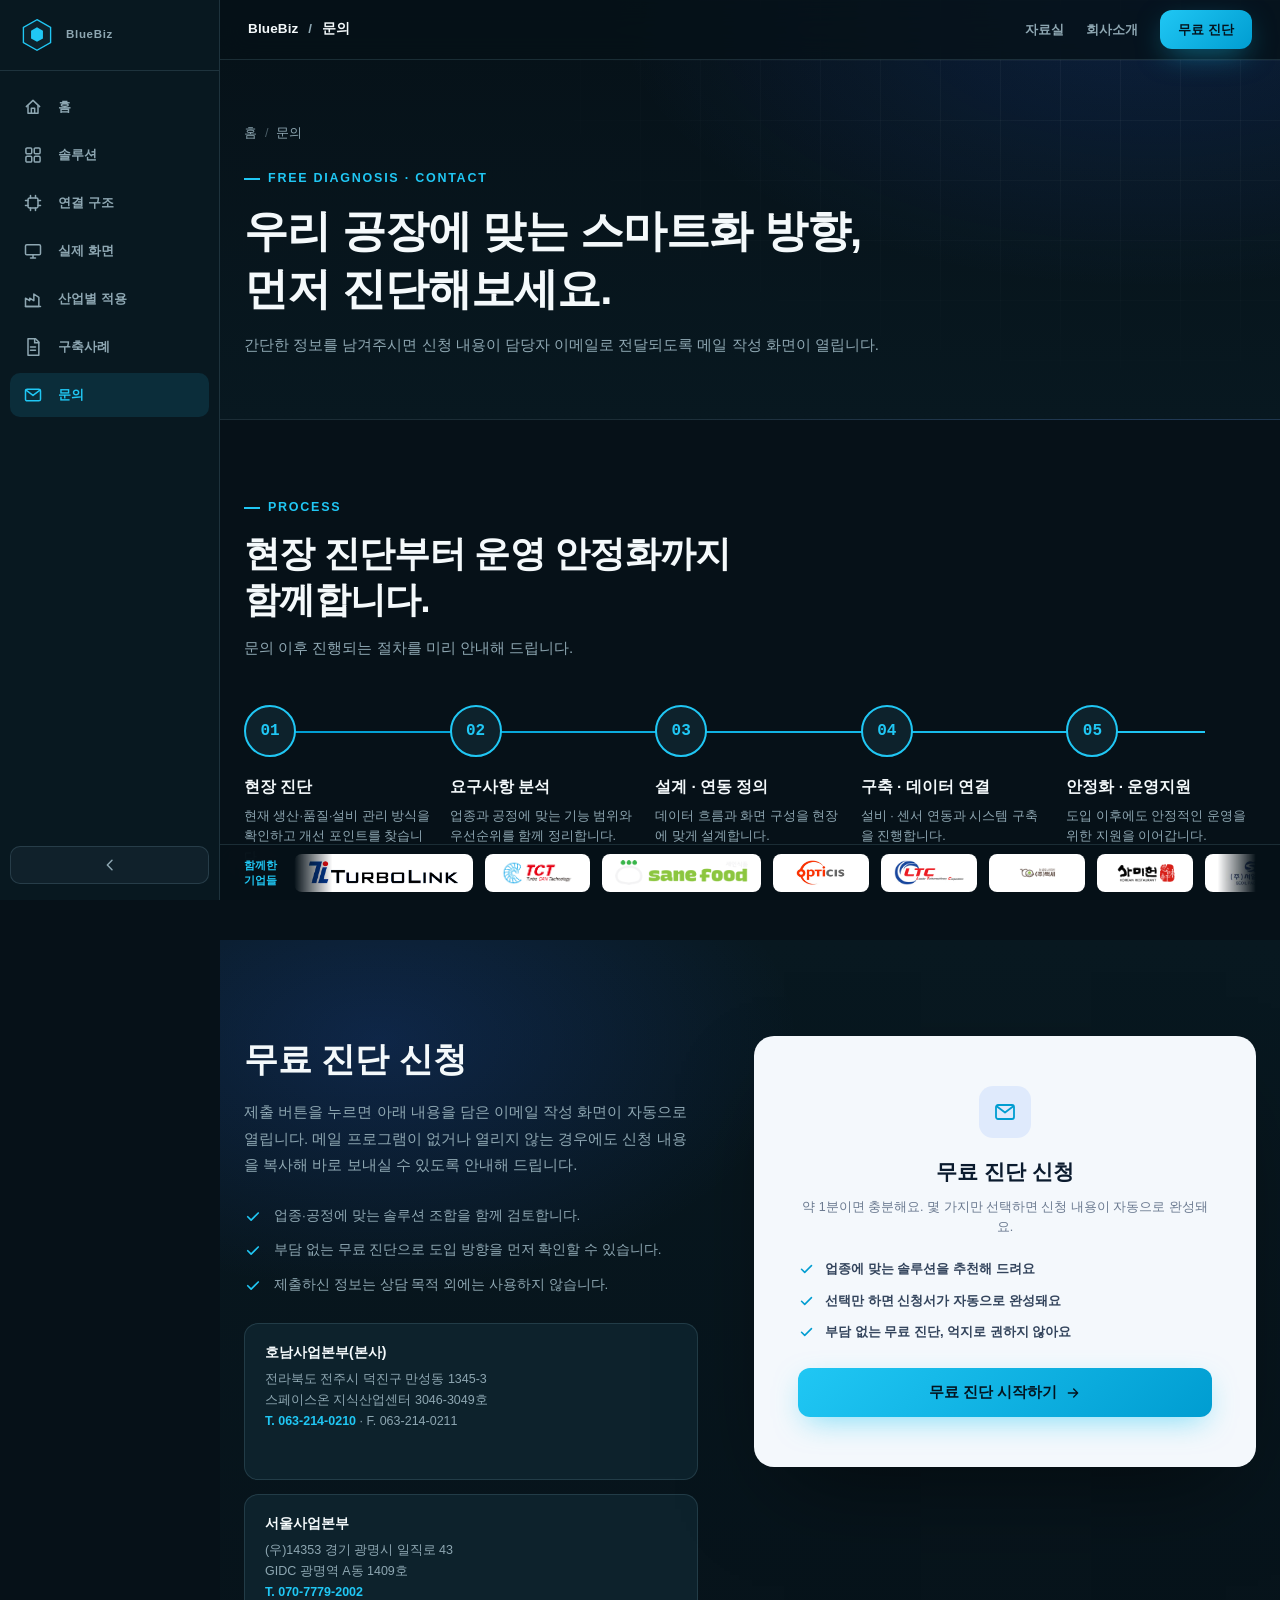
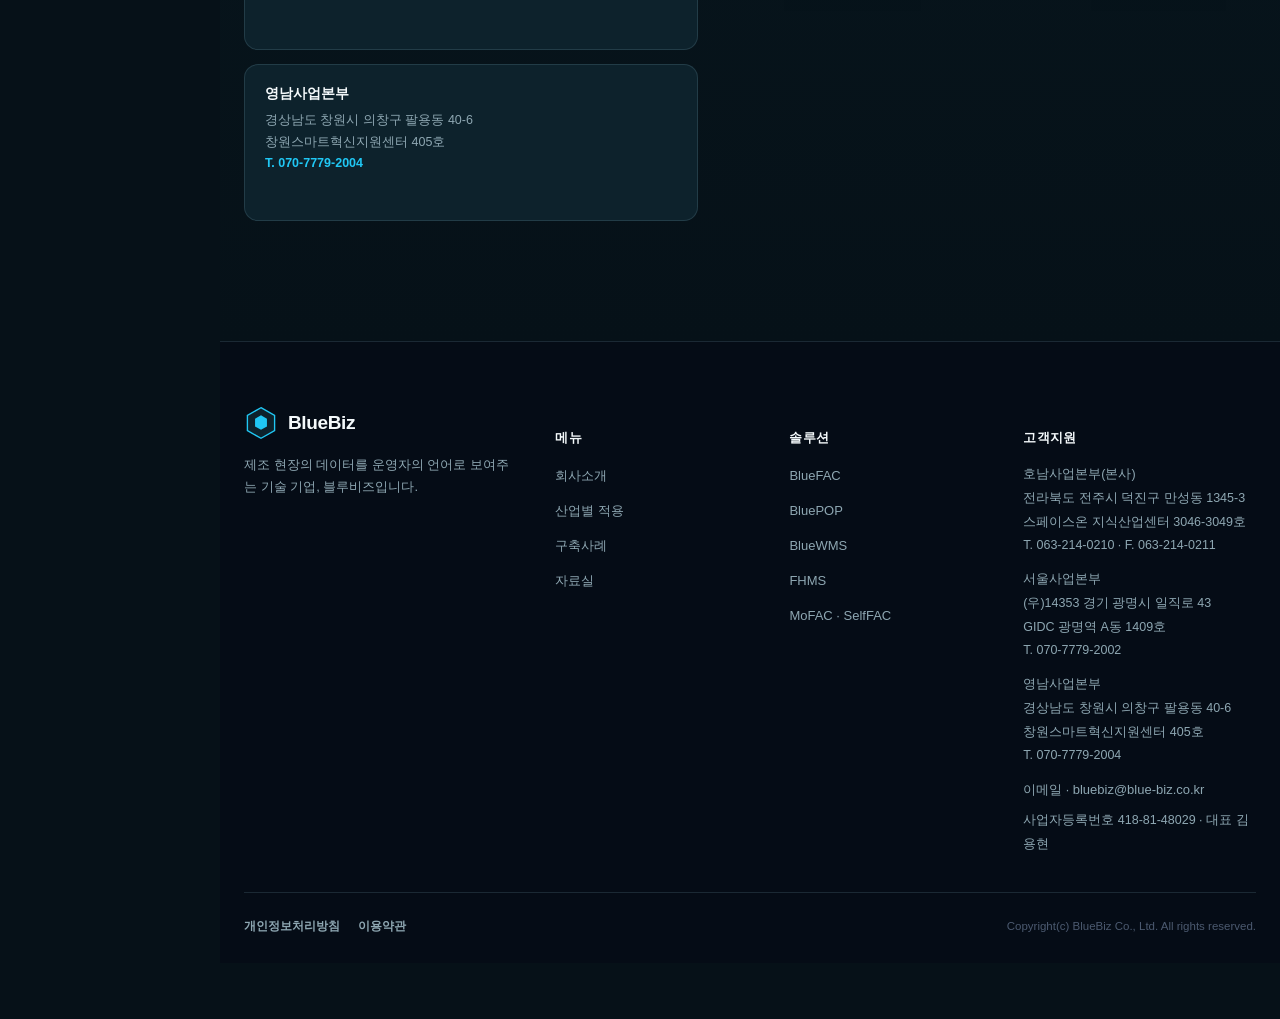
<file: pages/contact.html>
<!doctype html>
<html lang="ko">
<head>
<meta charset="UTF-8">
<meta name="viewport" content="width=device-width, initial-scale=1, viewport-fit=cover">
<title>무료 진단 신청 · 문의 | 블루비즈</title>
<meta name="description" content="회사명, 담당자 연락처, 업종·공정, 관심 솔루션을 남겨주시면 블루비즈 담당자가 확인 후 이메일로 연락드립니다.">
<meta name="theme-color" content="#061118">
<meta property="og:type" content="website">
<meta property="og:title" content="무료 진단 신청 | 블루비즈">
<meta property="og:description" content="우리 공장에 맞는 스마트화 방향을 먼저 진단해보세요.">
<meta property="og:url" content="https://www.blue-biz.co.kr/pages/contact.html">
<meta property="og:locale" content="ko_KR">
<link rel="icon" href="../assets/img/favicon.ico">
<link rel="stylesheet" href="../assets/css/style.css">
</head>
<body data-page="contact">
<a class="skip-link" href="#main">본문 바로가기</a>

<svg style="display:none" aria-hidden="true">
  <symbol id="ic-home" viewBox="0 0 24 24" fill="none" stroke="currentColor" stroke-width="1.8"><path d="M4 11.5 12 4l8 7.5" stroke-linecap="round" stroke-linejoin="round"/><path d="M6 10v9.5h12V10" stroke-linejoin="round"/><path d="M10 19.5v-6h4v6" stroke-linejoin="round"/></symbol>
  <symbol id="ic-grid" viewBox="0 0 24 24" fill="none" stroke="currentColor" stroke-width="1.8"><rect x="3.5" y="3.5" width="7" height="7" rx="1.4"/><rect x="13.5" y="3.5" width="7" height="7" rx="1.4"/><rect x="3.5" y="13.5" width="7" height="7" rx="1.4"/><rect x="13.5" y="13.5" width="7" height="7" rx="1.4"/></symbol>
  <symbol id="ic-monitor" viewBox="0 0 24 24" fill="none" stroke="currentColor" stroke-width="1.8"><rect x="3" y="4.5" width="18" height="12" rx="1.6"/><path d="M9 20.5h6M12 16.5v4" stroke-linecap="round"/></symbol>
  <symbol id="ic-chevron" viewBox="0 0 24 24" fill="none" stroke="currentColor" stroke-width="2.2"><path d="M9 5l7 7-7 7" stroke-linecap="round" stroke-linejoin="round"/></symbol>
  <symbol id="ic-menu" viewBox="0 0 24 24" fill="none" stroke="currentColor" stroke-width="1.8"><path d="M4 7h16M4 12h16M4 17h16" stroke-linecap="round"/></symbol>
  <symbol id="ic-close" viewBox="0 0 24 24" fill="none" stroke="currentColor" stroke-width="1.8"><path d="M6 6l12 12M18 6 6 18" stroke-linecap="round"/></symbol>
  <symbol id="ic-arrow" viewBox="0 0 24 24" fill="none" stroke="currentColor" stroke-width="2"><path d="M5 12h14M13 6l6 6-6 6" stroke-linecap="round" stroke-linejoin="round"/></symbol>
  <symbol id="ic-cpu" viewBox="0 0 24 24" fill="none" stroke="currentColor" stroke-width="1.8"><rect x="6" y="6" width="12" height="12" rx="2"/><path d="M9 3v3M15 3v3M9 18v3M15 18v3M3 9h3M3 15h3M18 9h3M18 15h3" stroke-linecap="round"/></symbol>
  <symbol id="ic-factory" viewBox="0 0 24 24" fill="none" stroke="currentColor" stroke-width="1.8"><path d="M3 21V11l5 3v-3l5 3V6l6 4v11H3Z" stroke-linejoin="round"/><path d="M3 21h18" stroke-linecap="round"/></symbol>
  <symbol id="ic-doc" viewBox="0 0 24 24" fill="none" stroke="currentColor" stroke-width="1.8"><path d="M6 2h9l4 4v16H6V2Z" stroke-linejoin="round"/><path d="M14 2v5h5M9 12h6M9 16h6" stroke-linecap="round"/></symbol>
  <symbol id="ic-mail" viewBox="0 0 24 24" fill="none" stroke="currentColor" stroke-width="1.8"><rect x="3" y="5" width="18" height="14" rx="2"/><path d="m4 6.5 8 6 8-6" stroke-linecap="round" stroke-linejoin="round"/></symbol>
  <symbol id="ic-check" viewBox="0 0 24 24" fill="none" stroke="currentColor" stroke-width="2.2"><path d="M5 13l4.5 4.5L19 8" stroke-linecap="round" stroke-linejoin="round"/></symbol>
</svg>

<aside class="app-sidebar is-expanded" id="appSidebar">
  <div class="sidebar-top">
    <a href="../index.html" class="logo" aria-label="블루비즈 홈으로 이동">
      <span class="mark"><svg viewBox="0 0 40 40" fill="none"><path d="M20 2 36 11v18L20 38 4 29V11L20 2Z" fill="#0D222C" stroke="#20C7F4" stroke-width="1.6"/><path d="M13 24V15l7-4 7 4v9l-7 4-7-4Z" fill="#20C7F4"/></svg></span>
      <span class="sidebar-logo-text">BlueBiz</span>
    </a>
  </div>
  <nav class="sidebar-nav" aria-label="주요 메뉴">
    <a href="../index.html" data-nav="home" data-tooltip="홈"><span class="s-icon"><svg><use href="#ic-home"/></svg></span><span class="s-label">홈</span></a>
    <a href="solutions.html" data-nav="solutions" data-tooltip="솔루션"><span class="s-icon"><svg><use href="#ic-grid"/></svg></span><span class="s-label">솔루션</span></a>
    <a href="flow.html" data-nav="flow" data-tooltip="연결 구조"><span class="s-icon"><svg><use href="#ic-cpu"/></svg></span><span class="s-label">연결 구조</span></a>
    <a href="proof.html" data-nav="proof" data-tooltip="실제 화면"><span class="s-icon"><svg><use href="#ic-monitor"/></svg></span><span class="s-label">실제 화면</span></a>
    <a href="industries.html" data-nav="industries" data-tooltip="산업별 적용"><span class="s-icon"><svg><use href="#ic-factory"/></svg></span><span class="s-label">산업별 적용</span></a>
    <a href="cases.html" data-nav="cases" data-tooltip="구축사례"><span class="s-icon"><svg><use href="#ic-doc"/></svg></span><span class="s-label">구축사례</span></a>
    <a href="contact.html" data-nav="contact" data-tooltip="문의"><span class="s-icon"><svg><use href="#ic-mail"/></svg></span><span class="s-label">문의</span></a>
  </nav>
  <button class="sidebar-toggle" id="sidebarToggle" aria-label="사이드바 접기/펼치기" aria-pressed="true" type="button">
    <svg><use href="#ic-chevron"/></svg>
  </button>
</aside>

<div class="app-topbar">
  <div class="topbar-left">BlueBiz <span>/</span> 문의</div>
  <div class="topbar-right">
    <a href="resources.html">자료실</a>
    <a href="about.html">회사소개</a>
    <a href="contact.html" class="btn btn-primary">무료 진단</a>
  </div>
</div>

<div class="mobile-header">
  <a href="../index.html" class="logo"><span class="mark"><svg viewBox="0 0 40 40" fill="none"><path d="M20 2 36 11v18L20 38 4 29V11L20 2Z" fill="#0D222C" stroke="#20C7F4" stroke-width="1.6"/><path d="M13 24V15l7-4 7 4v9l-7 4-7-4Z" fill="#20C7F4"/></svg></span>BlueBiz</a>
  <div style="display:flex;align-items:center;gap:8px;">
    <a href="contact.html" class="btn btn-primary" style="padding:9px 14px;font-size:12.5px;">무료 진단</a>
    <button class="hamburger" id="mobileDrawerToggle" aria-label="메뉴 열기" aria-expanded="false" aria-controls="mobileDrawer" type="button"><svg><use href="#ic-menu"/></svg></button>
  </div>
</div>

<div class="mobile-drawer" id="mobileDrawer" role="dialog" aria-modal="true" aria-label="모바일 메뉴">
  <div class="mobile-drawer-top">
    <span class="logo"><span class="mark"><svg viewBox="0 0 40 40" fill="none"><path d="M20 2 36 11v18L20 38 4 29V11L20 2Z" fill="#0D222C" stroke="#20C7F4" stroke-width="1.6"/><path d="M13 24V15l7-4 7 4v9l-7 4-7-4Z" fill="#20C7F4"/></svg></span>BlueBiz</span>
    <button class="hamburger" id="mobileDrawerClose" aria-label="메뉴 닫기" type="button"><svg><use href="#ic-close"/></svg></button>
  </div>
  <nav aria-label="모바일 메뉴">
    <a href="../index.html" data-nav="home"><svg><use href="#ic-home"/></svg>홈</a>
    <a href="solutions.html" data-nav="solutions"><svg><use href="#ic-grid"/></svg>솔루션</a>
    <a href="flow.html" data-nav="flow"><svg><use href="#ic-cpu"/></svg>연결 구조</a>
    <a href="proof.html" data-nav="proof"><svg><use href="#ic-monitor"/></svg>실제 화면</a>
    <a href="industries.html" data-nav="industries"><svg><use href="#ic-factory"/></svg>산업별 적용</a>
    <a href="cases.html" data-nav="cases"><svg><use href="#ic-doc"/></svg>구축사례</a>
    <a href="resources.html" data-nav="resources"><svg><use href="#ic-doc"/></svg>자료실</a>
    <a href="about.html" data-nav="about"><svg><use href="#ic-home"/></svg>회사소개</a>
    <a href="contact.html" data-nav="contact"><svg><use href="#ic-mail"/></svg>문의</a>
  </nav>
  <a href="contact.html" class="btn btn-primary btn-block">무료 진단 신청</a>
</div>

<div class="partner-strip" data-needs-verification="true">
  <span class="partner-strip-label">함께한<br>기업들</span>
  <div class="partner-marquee">
    <div class="partner-logo-track">
      <div class="partner-logo-item"><span class="partner-logo-box" title="터보링크"><img src="../assets/img/logos/turbolink-logo.png" alt="터보링크" loading="eager"></span></div>
      <div class="partner-logo-item"><a class="partner-logo-link" href="http://mes.tct.co.kr" target="_blank" rel="noopener noreferrer" title="TCT 운영 화면 (새 창)"><span class="partner-logo-box" title="TCT"><img src="../assets/img/logos/tct-logo.png" alt="TCT" loading="eager"></span></a></div>
      <div class="partner-logo-item"><a class="partner-logo-link" href="http://211.225.116.167:8080" target="_blank" rel="noopener noreferrer" title="(주)세인식품 운영 화면 (새 창)"><span class="partner-logo-box" title="(주)세인식품"><img src="../assets/img/logos/seine-food.png" alt="(주)세인식품" loading="eager"></span></a></div>
      <div class="partner-logo-item"><a class="partner-logo-link" href="http://192.168.0.8/publish.htm" target="_blank" rel="noopener noreferrer" title="옵티시스 운영 화면 (새 창)"><span class="partner-logo-box" title="옵티시스"><img src="../assets/img/logos/opticis.webp" alt="옵티시스" loading="eager"></span></a></div>
      <div class="partner-logo-item"><a class="partner-logo-link" href="http://ltc.iptime.org" target="_blank" rel="noopener noreferrer" title="(주)엘티씨 운영 화면 (새 창)"><span class="partner-logo-box" title="(주)엘티씨"><img src="../assets/img/logos/ltc.jpg" alt="(주)엘티씨" loading="eager"></span></a></div>
      <div class="partner-logo-item"><a class="partner-logo-link" href="http://baeksemes.iptime.org" target="_blank" rel="noopener noreferrer" title="백세 운영 화면 (새 창)"><span class="partner-logo-box" title="백세"><img src="../assets/img/logos/baekse.png" alt="백세" loading="eager"></span></a></div>
      <div class="partner-logo-item"><a class="partner-logo-link" href="http://gupanjang.iptime.org" target="_blank" rel="noopener noreferrer" title="갈비구판장(사미헌) 운영 화면 (새 창)"><span class="partner-logo-box" title="갈비구판장(사미헌)"><img src="../assets/img/logos/samiheon.png" alt="갈비구판장(사미헌)" loading="eager"></span></a></div>
      <div class="partner-logo-item"><a class="partner-logo-link" href="http://seoilmes.tplinkdns.com" target="_blank" rel="noopener noreferrer" title="서일퍼시픽 운영 화면 (새 창)"><span class="partner-logo-box" title="서일퍼시픽"><img src="../assets/img/logos/seoil-pacific.jpg" alt="서일퍼시픽" loading="eager"></span></a></div>
      <div class="partner-logo-item"><a class="partner-logo-link" href="http://49.247.42.249" target="_blank" rel="noopener noreferrer" title="쓰리축코리아 운영 화면 (새 창)"><span class="partner-logo-box" title="쓰리축코리아"><img src="../assets/img/logos/3axis-korea.png" alt="쓰리축코리아" loading="eager"></span></a></div>
      <div class="partner-logo-item"><a class="partner-logo-link" href="http://jcr.blue-biz.kr" target="_blank" rel="noopener noreferrer" title="제형센터 운영 화면 (새 창)"><span class="partner-logo-box partner-logo-text" title="제형센터">제형센터</span></a></div>
      <div class="partner-logo-item"><a class="partner-logo-link" href="http://220.124.57.100:4000" target="_blank" rel="noopener noreferrer" title="쌍영방적 운영 화면 (새 창)"><span class="partner-logo-box" title="쌍영방적"><img src="../assets/img/logos/ssangyoung.png" alt="쌍영방적" loading="eager"></span></a></div>
      <div class="partner-logo-item"><a class="partner-logo-link" href="http://49.247.40.190" target="_blank" rel="noopener noreferrer" title="농업회사법인 (주)포렘 운영 화면 (새 창)"><span class="partner-logo-box" title="농업회사법인 (주)포렘"><img src="../assets/img/logos/forem.jpg" alt="농업회사법인 (주)포렘" loading="eager"></span></a></div>
      <div class="partner-logo-item"><a class="partner-logo-link" href="http://49.247.42.104" target="_blank" rel="noopener noreferrer" title="아이버스 운영 화면 (새 창)"><span class="partner-logo-box" title="아이버스"><img src="../assets/img/logos/ivers.jpg" alt="아이버스" loading="eager"></span></a></div>
      <div class="partner-logo-item"><a class="partner-logo-link" href="http://49.247.46.134" target="_blank" rel="noopener noreferrer" title="새만금화학(주) 운영 화면 (새 창)"><span class="partner-logo-box" title="새만금화학(주)"><img src="../assets/img/logos/saemangeum-chem.png" alt="새만금화학(주)" loading="eager"></span></a></div>
      <div class="partner-logo-item"><a class="partner-logo-link" href="http://115.68.228.213" target="_blank" rel="noopener noreferrer" title="신광식품(3공장) 운영 화면 (새 창)"><span class="partner-logo-box" title="신광식품(3공장)"><img src="../assets/img/logos/shinkwang-3rd.png" alt="신광식품(3공장)" loading="eager"></span></a></div>
      <div class="partner-logo-item"><a class="partner-logo-link" href="http://49.247.172.145" target="_blank" rel="noopener noreferrer" title="바로군 운영 화면 (새 창)"><span class="partner-logo-box" title="바로군"><img src="../assets/img/logos/barogun.jpg" alt="바로군" loading="eager"></span></a></div>
      <div class="partner-logo-item"><a class="partner-logo-link" href="http://hwasan4.iptime.org" target="_blank" rel="noopener noreferrer" title="화산 운영 화면 (새 창)"><span class="partner-logo-box partner-logo-text" title="화산">화산</span></a></div>
      <div class="partner-logo-item"><a class="partner-logo-link" href="http://220.84.77.121" target="_blank" rel="noopener noreferrer" title="(주)용진정밀 운영 화면 (새 창)"><span class="partner-logo-box" title="(주)용진정밀"><img src="../assets/img/logos/yongjin.png" alt="(주)용진정밀" loading="eager"></span></a></div>
      <div class="partner-logo-item"><a class="partner-logo-link" href="http://brmilk-mes.iptime.org" target="_blank" rel="noopener noreferrer" title="보령우유(주) 운영 화면 (새 창)"><span class="partner-logo-box" title="보령우유(주)"><img src="../assets/img/logos/boryeong-milk.png" alt="보령우유(주)" loading="eager"></span></a></div>
      <div class="partner-logo-item"><a class="partner-logo-link" href="http://49.247.174.67" target="_blank" rel="noopener noreferrer" title="이피캠텍 운영 화면 (새 창)"><span class="partner-logo-box" title="이피캠텍"><img src="../assets/img/logos/epcamtech.png" alt="이피캠텍" loading="eager"></span></a></div>
      <div class="partner-logo-item"><a class="partner-logo-link" href="http://49.247.37.216" target="_blank" rel="noopener noreferrer" title="참사랑에프앤비 운영 화면 (새 창)"><span class="partner-logo-box partner-logo-text" title="참사랑에프앤비">참사랑에프앤비</span></a></div>
      <div class="partner-logo-item"><a class="partner-logo-link" href="http://chambadames.iptime.org" target="_blank" rel="noopener noreferrer" title="참바다&amp;온쿡 운영 화면 (새 창)"><span class="partner-logo-box" title="참바다&amp;온쿡"><img src="../assets/img/logos/chambada.png" alt="참바다&amp;온쿡" loading="eager"></span></a></div>
      <div class="partner-logo-item"><a class="partner-logo-link" href="http://mes.jellomi.co.kr" target="_blank" rel="noopener noreferrer" title="데코리아 운영 화면 (새 창)"><span class="partner-logo-box" title="데코리아"><img src="../assets/img/logos/decoria.png" alt="데코리아" loading="eager"></span></a></div>
      <div class="partner-logo-item"><a class="partner-logo-link" href="http://dongyoungmes.iptime.org" target="_blank" rel="noopener noreferrer" title="동영금속 운영 화면 (새 창)"><span class="partner-logo-box" title="동영금속"><img src="../assets/img/logos/dongyoung.png" alt="동영금속" loading="eager"></span></a></div>
      <div class="partner-logo-item"><a class="partner-logo-link" href="http://hunhun-mes.iptime.org" target="_blank" rel="noopener noreferrer" title="훈훈 운영 화면 (새 창)"><span class="partner-logo-box" title="훈훈"><img src="../assets/img/logos/hunhun.jpg" alt="훈훈" loading="eager"></span></a></div>
      <div class="partner-logo-item"><a class="partner-logo-link" href="http://woonam.iptime.org" target="_blank" rel="noopener noreferrer" title="(주)우남기공 운영 화면 (새 창)"><span class="partner-logo-box" title="(주)우남기공"><img src="../assets/img/logos/woonam.gif" alt="(주)우남기공" loading="eager"></span></a></div>
      <div class="partner-logo-item"><a class="partner-logo-link" href="http://daeyangmes.iptime.org" target="_blank" rel="noopener noreferrer" title="대양물산 운영 화면 (새 창)"><span class="partner-logo-box" title="대양물산"><img src="../assets/img/logos/daeyang.png" alt="대양물산" loading="eager"></span></a></div>
      <div class="partner-logo-item"><a class="partner-logo-link" href="http://tkmes.iptime.org" target="_blank" rel="noopener noreferrer" title="태광 운영 화면 (새 창)"><span class="partner-logo-box" title="태광"><img src="../assets/img/logos/taekwang.png" alt="태광" loading="eager"></span></a></div>
      <div class="partner-logo-item"><a class="partner-logo-link" href="http://saerombnf.iptime.org" target="_blank" rel="noopener noreferrer" title="새롬비앤에프 운영 화면 (새 창)"><span class="partner-logo-box" title="새롬비앤에프"><img src="../assets/img/logos/saerom-bnf.jpg" alt="새롬비앤에프" loading="eager"></span></a></div>
      <div class="partner-logo-item"><a class="partner-logo-link" href="http://soulnature.iptime.org" target="_blank" rel="noopener noreferrer" title="소울네이처푸드 운영 화면 (새 창)"><span class="partner-logo-box" title="소울네이처푸드"><img src="../assets/img/logos/soulnature.svg" alt="소울네이처푸드" loading="eager"></span></a></div>
      <div class="partner-logo-item"><a class="partner-logo-link" href="http://skfmes.iptime.org" target="_blank" rel="noopener noreferrer" title="(주)신광식품 운영 화면 (새 창)"><span class="partner-logo-box" title="(주)신광식품"><img src="../assets/img/logos/shinkwang.png" alt="(주)신광식품" loading="eager"></span></a></div>
      <div class="partner-logo-item"><a class="partner-logo-link" href="http://gschemi.iptime.org" target="_blank" rel="noopener noreferrer" title="금성화학 운영 화면 (새 창)"><span class="partner-logo-box" title="금성화학"><img src="../assets/img/logos/geumsung-chem.gif" alt="금성화학" loading="eager"></span></a></div>
      <div class="partner-logo-item"><a class="partner-logo-link" href="http://49.247.173.22" target="_blank" rel="noopener noreferrer" title="성원엘리베이터 운영 화면 (새 창)"><span class="partner-logo-box" title="성원엘리베이터"><img src="../assets/img/logos/sungwon-elevator.jpg" alt="성원엘리베이터" loading="eager"></span></a></div>
      <div class="partner-logo-item"><a class="partner-logo-link" href="http://115.68.199.46" target="_blank" rel="noopener noreferrer" title="(주)지원테크 운영 화면 (새 창)"><span class="partner-logo-box" title="(주)지원테크"><img src="../assets/img/logos/jiwon-tech.jpg" alt="(주)지원테크" loading="eager"></span></a></div>
      <div class="partner-logo-item"><a class="partner-logo-link" href="http://isaac-mes.iptime.org" target="_blank" rel="noopener noreferrer" title="이삭식품 운영 화면 (새 창)"><span class="partner-logo-box" title="이삭식품"><img src="../assets/img/logos/isaac-food.png" alt="이삭식품" loading="eager"></span></a></div>
      <div class="partner-logo-item"><a class="partner-logo-link" href="http://mes.beobe.kr" target="_blank" rel="noopener noreferrer" title="베오베 운영 화면 (새 창)"><span class="partner-logo-box" title="베오베"><img src="../assets/img/logos/beobe.png" alt="베오베" loading="eager"></span></a></div>
      <div class="partner-logo-item"><a class="partner-logo-link" href="http://49.247.169.186" target="_blank" rel="noopener noreferrer" title="나눔정밀 운영 화면 (새 창)"><span class="partner-logo-box" title="나눔정밀"><img src="../assets/img/logos/nanum.png" alt="나눔정밀" loading="eager"></span></a></div>
      <div class="partner-logo-item"><span class="partner-logo-box" title="터보링크"><img src="../assets/img/logos/turbolink-logo.png" alt="터보링크" loading="eager"></span></div>
      <div class="partner-logo-item"><a class="partner-logo-link" href="http://mes.tct.co.kr" target="_blank" rel="noopener noreferrer" title="TCT 운영 화면 (새 창)"><span class="partner-logo-box" title="TCT"><img src="../assets/img/logos/tct-logo.png" alt="TCT" loading="eager"></span></a></div>
      <div class="partner-logo-item"><a class="partner-logo-link" href="http://211.225.116.167:8080" target="_blank" rel="noopener noreferrer" title="(주)세인식품 운영 화면 (새 창)"><span class="partner-logo-box" title="(주)세인식품"><img src="../assets/img/logos/seine-food.png" alt="(주)세인식품" loading="eager"></span></a></div>
      <div class="partner-logo-item"><a class="partner-logo-link" href="http://192.168.0.8/publish.htm" target="_blank" rel="noopener noreferrer" title="옵티시스 운영 화면 (새 창)"><span class="partner-logo-box" title="옵티시스"><img src="../assets/img/logos/opticis.webp" alt="옵티시스" loading="eager"></span></a></div>
      <div class="partner-logo-item"><a class="partner-logo-link" href="http://ltc.iptime.org" target="_blank" rel="noopener noreferrer" title="(주)엘티씨 운영 화면 (새 창)"><span class="partner-logo-box" title="(주)엘티씨"><img src="../assets/img/logos/ltc.jpg" alt="(주)엘티씨" loading="eager"></span></a></div>
      <div class="partner-logo-item"><a class="partner-logo-link" href="http://baeksemes.iptime.org" target="_blank" rel="noopener noreferrer" title="백세 운영 화면 (새 창)"><span class="partner-logo-box" title="백세"><img src="../assets/img/logos/baekse.png" alt="백세" loading="eager"></span></a></div>
      <div class="partner-logo-item"><a class="partner-logo-link" href="http://gupanjang.iptime.org" target="_blank" rel="noopener noreferrer" title="갈비구판장(사미헌) 운영 화면 (새 창)"><span class="partner-logo-box" title="갈비구판장(사미헌)"><img src="../assets/img/logos/samiheon.png" alt="갈비구판장(사미헌)" loading="eager"></span></a></div>
      <div class="partner-logo-item"><a class="partner-logo-link" href="http://seoilmes.tplinkdns.com" target="_blank" rel="noopener noreferrer" title="서일퍼시픽 운영 화면 (새 창)"><span class="partner-logo-box" title="서일퍼시픽"><img src="../assets/img/logos/seoil-pacific.jpg" alt="서일퍼시픽" loading="eager"></span></a></div>
      <div class="partner-logo-item"><a class="partner-logo-link" href="http://49.247.42.249" target="_blank" rel="noopener noreferrer" title="쓰리축코리아 운영 화면 (새 창)"><span class="partner-logo-box" title="쓰리축코리아"><img src="../assets/img/logos/3axis-korea.png" alt="쓰리축코리아" loading="eager"></span></a></div>
      <div class="partner-logo-item"><a class="partner-logo-link" href="http://jcr.blue-biz.kr" target="_blank" rel="noopener noreferrer" title="제형센터 운영 화면 (새 창)"><span class="partner-logo-box partner-logo-text" title="제형센터">제형센터</span></a></div>
      <div class="partner-logo-item"><a class="partner-logo-link" href="http://220.124.57.100:4000" target="_blank" rel="noopener noreferrer" title="쌍영방적 운영 화면 (새 창)"><span class="partner-logo-box" title="쌍영방적"><img src="../assets/img/logos/ssangyoung.png" alt="쌍영방적" loading="eager"></span></a></div>
      <div class="partner-logo-item"><a class="partner-logo-link" href="http://49.247.40.190" target="_blank" rel="noopener noreferrer" title="농업회사법인 (주)포렘 운영 화면 (새 창)"><span class="partner-logo-box" title="농업회사법인 (주)포렘"><img src="../assets/img/logos/forem.jpg" alt="농업회사법인 (주)포렘" loading="eager"></span></a></div>
      <div class="partner-logo-item"><a class="partner-logo-link" href="http://49.247.42.104" target="_blank" rel="noopener noreferrer" title="아이버스 운영 화면 (새 창)"><span class="partner-logo-box" title="아이버스"><img src="../assets/img/logos/ivers.jpg" alt="아이버스" loading="eager"></span></a></div>
      <div class="partner-logo-item"><a class="partner-logo-link" href="http://49.247.46.134" target="_blank" rel="noopener noreferrer" title="새만금화학(주) 운영 화면 (새 창)"><span class="partner-logo-box" title="새만금화학(주)"><img src="../assets/img/logos/saemangeum-chem.png" alt="새만금화학(주)" loading="eager"></span></a></div>
      <div class="partner-logo-item"><a class="partner-logo-link" href="http://115.68.228.213" target="_blank" rel="noopener noreferrer" title="신광식품(3공장) 운영 화면 (새 창)"><span class="partner-logo-box" title="신광식품(3공장)"><img src="../assets/img/logos/shinkwang-3rd.png" alt="신광식품(3공장)" loading="eager"></span></a></div>
      <div class="partner-logo-item"><a class="partner-logo-link" href="http://49.247.172.145" target="_blank" rel="noopener noreferrer" title="바로군 운영 화면 (새 창)"><span class="partner-logo-box" title="바로군"><img src="../assets/img/logos/barogun.jpg" alt="바로군" loading="eager"></span></a></div>
      <div class="partner-logo-item"><a class="partner-logo-link" href="http://hwasan4.iptime.org" target="_blank" rel="noopener noreferrer" title="화산 운영 화면 (새 창)"><span class="partner-logo-box partner-logo-text" title="화산">화산</span></a></div>
      <div class="partner-logo-item"><a class="partner-logo-link" href="http://220.84.77.121" target="_blank" rel="noopener noreferrer" title="(주)용진정밀 운영 화면 (새 창)"><span class="partner-logo-box" title="(주)용진정밀"><img src="../assets/img/logos/yongjin.png" alt="(주)용진정밀" loading="eager"></span></a></div>
      <div class="partner-logo-item"><a class="partner-logo-link" href="http://brmilk-mes.iptime.org" target="_blank" rel="noopener noreferrer" title="보령우유(주) 운영 화면 (새 창)"><span class="partner-logo-box" title="보령우유(주)"><img src="../assets/img/logos/boryeong-milk.png" alt="보령우유(주)" loading="eager"></span></a></div>
      <div class="partner-logo-item"><a class="partner-logo-link" href="http://49.247.174.67" target="_blank" rel="noopener noreferrer" title="이피캠텍 운영 화면 (새 창)"><span class="partner-logo-box" title="이피캠텍"><img src="../assets/img/logos/epcamtech.png" alt="이피캠텍" loading="eager"></span></a></div>
      <div class="partner-logo-item"><a class="partner-logo-link" href="http://49.247.37.216" target="_blank" rel="noopener noreferrer" title="참사랑에프앤비 운영 화면 (새 창)"><span class="partner-logo-box partner-logo-text" title="참사랑에프앤비">참사랑에프앤비</span></a></div>
      <div class="partner-logo-item"><a class="partner-logo-link" href="http://chambadames.iptime.org" target="_blank" rel="noopener noreferrer" title="참바다&amp;온쿡 운영 화면 (새 창)"><span class="partner-logo-box" title="참바다&amp;온쿡"><img src="../assets/img/logos/chambada.png" alt="참바다&amp;온쿡" loading="eager"></span></a></div>
      <div class="partner-logo-item"><a class="partner-logo-link" href="http://mes.jellomi.co.kr" target="_blank" rel="noopener noreferrer" title="데코리아 운영 화면 (새 창)"><span class="partner-logo-box" title="데코리아"><img src="../assets/img/logos/decoria.png" alt="데코리아" loading="eager"></span></a></div>
      <div class="partner-logo-item"><a class="partner-logo-link" href="http://dongyoungmes.iptime.org" target="_blank" rel="noopener noreferrer" title="동영금속 운영 화면 (새 창)"><span class="partner-logo-box" title="동영금속"><img src="../assets/img/logos/dongyoung.png" alt="동영금속" loading="eager"></span></a></div>
      <div class="partner-logo-item"><a class="partner-logo-link" href="http://hunhun-mes.iptime.org" target="_blank" rel="noopener noreferrer" title="훈훈 운영 화면 (새 창)"><span class="partner-logo-box" title="훈훈"><img src="../assets/img/logos/hunhun.jpg" alt="훈훈" loading="eager"></span></a></div>
      <div class="partner-logo-item"><a class="partner-logo-link" href="http://woonam.iptime.org" target="_blank" rel="noopener noreferrer" title="(주)우남기공 운영 화면 (새 창)"><span class="partner-logo-box" title="(주)우남기공"><img src="../assets/img/logos/woonam.gif" alt="(주)우남기공" loading="eager"></span></a></div>
      <div class="partner-logo-item"><a class="partner-logo-link" href="http://daeyangmes.iptime.org" target="_blank" rel="noopener noreferrer" title="대양물산 운영 화면 (새 창)"><span class="partner-logo-box" title="대양물산"><img src="../assets/img/logos/daeyang.png" alt="대양물산" loading="eager"></span></a></div>
      <div class="partner-logo-item"><a class="partner-logo-link" href="http://tkmes.iptime.org" target="_blank" rel="noopener noreferrer" title="태광 운영 화면 (새 창)"><span class="partner-logo-box" title="태광"><img src="../assets/img/logos/taekwang.png" alt="태광" loading="eager"></span></a></div>
      <div class="partner-logo-item"><a class="partner-logo-link" href="http://saerombnf.iptime.org" target="_blank" rel="noopener noreferrer" title="새롬비앤에프 운영 화면 (새 창)"><span class="partner-logo-box" title="새롬비앤에프"><img src="../assets/img/logos/saerom-bnf.jpg" alt="새롬비앤에프" loading="eager"></span></a></div>
      <div class="partner-logo-item"><a class="partner-logo-link" href="http://soulnature.iptime.org" target="_blank" rel="noopener noreferrer" title="소울네이처푸드 운영 화면 (새 창)"><span class="partner-logo-box" title="소울네이처푸드"><img src="../assets/img/logos/soulnature.svg" alt="소울네이처푸드" loading="eager"></span></a></div>
      <div class="partner-logo-item"><a class="partner-logo-link" href="http://skfmes.iptime.org" target="_blank" rel="noopener noreferrer" title="(주)신광식품 운영 화면 (새 창)"><span class="partner-logo-box" title="(주)신광식품"><img src="../assets/img/logos/shinkwang.png" alt="(주)신광식품" loading="eager"></span></a></div>
      <div class="partner-logo-item"><a class="partner-logo-link" href="http://gschemi.iptime.org" target="_blank" rel="noopener noreferrer" title="금성화학 운영 화면 (새 창)"><span class="partner-logo-box" title="금성화학"><img src="../assets/img/logos/geumsung-chem.gif" alt="금성화학" loading="eager"></span></a></div>
      <div class="partner-logo-item"><a class="partner-logo-link" href="http://49.247.173.22" target="_blank" rel="noopener noreferrer" title="성원엘리베이터 운영 화면 (새 창)"><span class="partner-logo-box" title="성원엘리베이터"><img src="../assets/img/logos/sungwon-elevator.jpg" alt="성원엘리베이터" loading="eager"></span></a></div>
      <div class="partner-logo-item"><a class="partner-logo-link" href="http://115.68.199.46" target="_blank" rel="noopener noreferrer" title="(주)지원테크 운영 화면 (새 창)"><span class="partner-logo-box" title="(주)지원테크"><img src="../assets/img/logos/jiwon-tech.jpg" alt="(주)지원테크" loading="eager"></span></a></div>
      <div class="partner-logo-item"><a class="partner-logo-link" href="http://isaac-mes.iptime.org" target="_blank" rel="noopener noreferrer" title="이삭식품 운영 화면 (새 창)"><span class="partner-logo-box" title="이삭식품"><img src="../assets/img/logos/isaac-food.png" alt="이삭식품" loading="eager"></span></a></div>
      <div class="partner-logo-item"><a class="partner-logo-link" href="http://mes.beobe.kr" target="_blank" rel="noopener noreferrer" title="베오베 운영 화면 (새 창)"><span class="partner-logo-box" title="베오베"><img src="../assets/img/logos/beobe.png" alt="베오베" loading="eager"></span></a></div>
      <div class="partner-logo-item"><a class="partner-logo-link" href="http://49.247.169.186" target="_blank" rel="noopener noreferrer" title="나눔정밀 운영 화면 (새 창)"><span class="partner-logo-box" title="나눔정밀"><img src="../assets/img/logos/nanum.png" alt="나눔정밀" loading="eager"></span></a></div>
    </div>
  </div>
</div>

<div class="app-main">
<main id="main">
  <section class="page-hero">
    <div class="container">
      <div class="breadcrumb"><a href="../index.html">홈</a><span>/</span>문의</div>
      <span class="eyebrow">FREE DIAGNOSIS · CONTACT</span>
      <h1>우리 공장에 맞는 스마트화 방향,<br>먼저 진단해보세요.</h1>
      <p>간단한 정보를 남겨주시면 신청 내용이 담당자 이메일로 전달되도록 메일 작성 화면이 열립니다.</p>
    </div>
  </section>

  <!-- ============ PROCESS ============ -->
  <section class="section tight">
    <div class="container">
      <div class="section-head reveal">
        <span class="eyebrow">PROCESS</span>
        <h2>현장 진단부터 운영 안정화까지<br>함께합니다.</h2>
        <p>문의 이후 진행되는 절차를 미리 안내해 드립니다.</p>
      </div>
      <div class="process-track reveal">
        <div class="p-step"><div class="p-num">01</div><h4>현장 진단</h4><p>현재 생산·품질·설비 관리 방식을 확인하고 개선 포인트를 찾습니다.</p></div>
        <div class="p-step"><div class="p-num">02</div><h4>요구사항 분석</h4><p>업종과 공정에 맞는 기능 범위와 우선순위를 함께 정리합니다.</p></div>
        <div class="p-step"><div class="p-num">03</div><h4>설계 · 연동 정의</h4><p>데이터 흐름과 화면 구성을 현장에 맞게 설계합니다.</p></div>
        <div class="p-step"><div class="p-num">04</div><h4>구축 · 데이터 연결</h4><p>설비 · 센서 연동과 시스템 구축을 진행합니다.</p></div>
        <div class="p-step"><div class="p-num">05</div><h4>안정화 · 운영지원</h4><p>도입 이후에도 안정적인 운영을 위한 지원을 이어갑니다.</p></div>
      </div>
    </div>
  </section>

  <!-- ============ CONTACT FORM ============ -->
  <section class="contact-section" id="contact">
    <div class="container contact-grid">
      <div class="contact-copy reveal">
        <h2>무료 진단 신청</h2>
        <p>제출 버튼을 누르면 아래 내용을 담은 이메일 작성 화면이 자동으로 열립니다. 메일 프로그램이 없거나 열리지 않는 경우에도 신청 내용을 복사해 바로 보내실 수 있도록 안내해 드립니다.</p>
        <div class="contact-points">
          <div><svg><use href="#ic-check"/></svg>업종·공정에 맞는 솔루션 조합을 함께 검토합니다.</div>
          <div><svg><use href="#ic-check"/></svg>부담 없는 무료 진단으로 도입 방향을 먼저 확인할 수 있습니다.</div>
          <div><svg><use href="#ic-check"/></svg>제출하신 정보는 상담 목적 외에는 사용하지 않습니다.</div>
        </div>

        <div class="office-list">
          <div class="office-card">
            <b>호남사업본부(본사)</b>
            <p>전라북도 전주시 덕진구 만성동 1345-3<br>스페이스온 지식산업센터 3046-3049호<br><span class="o-phone">T. 063-214-0210</span> · F. 063-214-0211</p>
          </div>
          <div class="office-card">
            <b>서울사업본부</b>
            <p>(우)14353 경기 광명시 일직로 43<br>GIDC 광명역 A동 1409호<br><span class="o-phone">T. 070-7779-2002</span></p>
          </div>
          <div class="office-card">
            <b>영남사업본부</b>
            <p>경상남도 창원시 의창구 팔용동 40-6<br>창원스마트혁신지원센터 405호<br><span class="o-phone">T. 070-7779-2004</span></p>
          </div>
        </div>
      </div>

      <div class="contact-panel reveal reveal-delay-2">
        <div class="diag-launch">
          <div class="dl-icon"><svg><use href="#ic-mail"/></svg></div>
          <h3>무료 진단 신청</h3>
          <p class="cp-sub">약 1분이면 충분해요. 몇 가지만 선택하면 신청 내용이 자동으로 완성돼요.</p>
          <ul class="dl-points">
            <li><svg><use href="#ic-check"/></svg>업종에 맞는 솔루션을 추천해 드려요</li>
            <li><svg><use href="#ic-check"/></svg>선택만 하면 신청서가 자동으로 완성돼요</li>
            <li><svg><use href="#ic-check"/></svg>부담 없는 무료 진단, 억지로 권하지 않아요</li>
          </ul>
          <button type="button" class="btn btn-primary btn-block" id="startDiagBtn">무료 진단 시작하기<svg><use href="#ic-arrow"/></svg></button>
        </div>
      </div>
    </div>
  </section>
</main>

<!-- ============ 무료 진단 전체화면 위저드 ============ -->
<div class="diag-overlay" id="diagOverlay" aria-hidden="true">
  <div class="diag-overlay-inner">
    <div class="diag-top">
      <button type="button" class="diag-back" id="diagBack" aria-label="이전 단계"><svg class="ic-flip"><use href="#ic-chevron"/></svg></button>
      <div class="diag-progress"><i id="diagProgressFill"></i></div>
      <button type="button" class="diag-close" id="diagClose" aria-label="닫기"><svg><use href="#ic-close"/></svg></button>
    </div>

    <form id="diagForm" class="diag-form" novalidate>
      <div class="wizard-viewport">
        <div class="wizard-viewport-inner">

          <section class="wizard-step is-active" data-step="0">
            <span class="eyebrow">STEP 1 · 기본정보</span>
            <h2 class="ws-title">회사 정보를<br>알려주세요.</h2>
            <p class="ws-sub">진단 결과를 보내드릴 연락처예요.</p>
            <div class="form-row" id="row-company">
              <label for="f-company">회사명<span class="req">*</span></label>
              <input type="text" id="f-company" name="company" autocomplete="organization" required>
              <p class="form-error">회사명을 입력해 주세요.</p>
            </div>
            <div class="form-row" id="row-contact">
              <label for="f-name">담당자명 / 연락처<span class="req">*</span></label>
              <input type="text" id="f-name" name="contactName" placeholder="담당자명" autocomplete="name" required style="margin-bottom:8px;">
              <input type="tel" id="f-phone" name="phone" placeholder="010-0000-0000" autocomplete="tel" required>
              <p class="form-error">담당자명과 올바른 연락처(예: 010-0000-0000)를 입력해 주세요.</p>
            </div>
          </section>

          <section class="wizard-step" data-step="1">
            <span class="eyebrow">STEP 2 · 업종</span>
            <h2 class="ws-title">어떤 업종이신가요?</h2>
            <p class="ws-sub">현재 공정에 가장 가까운 업종을 하나 골라주세요.</p>
            <div class="big-choice-grid" data-group="industry" data-multi="false">
              <button type="button" class="big-choice" data-value="식품 제조">
                <span class="bc-title">식품 제조</span>
                <span class="bc-desc">세척·절단·포장 등 다품종 소량 공정이 많아, 생산 실적 집계와 HACCP 기록 관리 자동화가 특히 효과적인 업종입니다.</span>
              </button>
              <button type="button" class="big-choice" data-value="금속·부품 제조">
                <span class="bc-title">금속·부품 제조</span>
                <span class="bc-desc">다품종 주문생산과 설비 가동 이력 관리가 핵심인 업종으로, 설비 데이터 수집과 LOT 추적이 중요합니다.</span>
              </button>
              <button type="button" class="big-choice" data-value="스마트조선">
                <span class="bc-title">스마트조선</span>
                <span class="bc-desc">대형 블록·의장 공정의 진도 관리와 협력사 연계가 필요한 업종으로, 현장 모바일 입력과 공정 가시화가 중요합니다.</span>
              </button>
              <button type="button" class="big-choice" data-value="스마트팜·기타 제조">
                <span class="bc-title">스마트팜·기타 제조</span>
                <span class="bc-desc">환경 데이터 자동 수집과 생육·생산 이력 관리가 필요한 업종으로, IoT 센서 연동을 중심으로 구성됩니다.</span>
              </button>
              <button type="button" class="big-choice" data-value="기타 업종">
                <span class="bc-title">기타 업종</span>
                <span class="bc-desc">위 업종에 해당하지 않아도 괜찮습니다. 현재 공정에 맞춰 솔루션 구성을 함께 검토해 드립니다.</span>
              </button>
            </div>
            <input type="hidden" id="f-industry" name="industry" required>
            <p class="form-error" id="err-industry">업종을 선택해 주세요.</p>
          </section>

          <section class="wizard-step" data-step="2">
            <span class="eyebrow">STEP 3 · 솔루션</span>
            <h2 class="ws-title">관심 있는 솔루션을<br>선택해주세요.</h2>
            <p class="ws-sub">여러 개를 골라도 괜찮아요.</p>
            <p class="reco-msg" id="recoMsg"></p>
            <div class="big-choice-grid" data-group="solutions" data-multi="true">
              <button type="button" class="big-choice" data-value="BlueFAC(MES)">
                <span class="bc-badge">추천</span>
                <span class="bc-title">BlueFAC · MES</span>
                <span class="bc-desc">영업 수주부터 생산·품질·자재·설비 관리, 출하까지 통합 관리하는 중소기업 전용 스마트 제조 MES입니다.</span>
              </button>
              <button type="button" class="big-choice" data-value="BluePOP(IoT 데이터수집)">
                <span class="bc-badge">추천</span>
                <span class="bc-title">BluePOP · IoT 수집</span>
                <span class="bc-desc">설비 가동시간·온습도·압력 등 현장 데이터를 실시간으로 수집해 서버로 전송하는 IoT 게이트웨이입니다.</span>
              </button>
              <button type="button" class="big-choice" data-value="BlueWMS(창고관리)">
                <span class="bc-badge">추천</span>
                <span class="bc-title">BlueWMS · 창고관리</span>
                <span class="bc-desc">입고·재고·출고·반품을 하나의 흐름으로 연결해 선입선출과 재고 정확도를 높이는 창고관리시스템입니다.</span>
              </button>
              <button type="button" class="big-choice" data-value="FHMS(HACCP 품질관리)">
                <span class="bc-badge">추천</span>
                <span class="bc-title">FHMS · HACCP</span>
                <span class="bc-desc">중요관리점(CCP)과 식품안전 기록을 디지털로 관리하는 Food HACCP Management System입니다.</span>
              </button>
              <button type="button" class="big-choice" data-value="MoFAC·SelfFAC(모바일·클라우드)">
                <span class="bc-badge">추천</span>
                <span class="bc-title">MoFAC · SelfFAC</span>
                <span class="bc-desc">모바일 기반 현장 모니터링(MoFAC)과 클라우드 SaaS형 MES(SelfFAC)로 초기 구축 부담 없이 빠르게 도입할 수 있습니다.</span>
              </button>
              <button type="button" class="big-choice" data-value="상담 후 결정">
                <span class="bc-badge">추천</span>
                <span class="bc-title">아직 잘 모르겠어요</span>
                <span class="bc-desc">어떤 솔루션이 필요한지 아직 확실하지 않아도 괜찮습니다. 담당자가 현재 상황을 듣고 맞는 조합을 제안해 드립니다.</span>
              </button>
            </div>
            <input type="hidden" id="f-solutions" name="solutions" required>
            <p class="form-error" id="err-solutions">관심 있는 솔루션을 1개 이상 선택해 주세요.</p>
          </section>

          <section class="wizard-step" data-step="3">
            <span class="eyebrow">STEP 4 · 도입 단계</span>
            <h2 class="ws-title">도입은 어느 단계를<br>원하시나요?</h2>
            <p class="ws-sub">현재 수준에 가장 가까운 단계를 골라주세요.</p>
            <div class="big-choice-grid" data-group="stage" data-multi="false">
              <button type="button" class="big-choice" data-value="기초 단계">
                <span class="bc-title">기초 단계</span>
                <span class="bc-desc">종이·엑셀 중심의 기록을 디지털로 전환하는 단계입니다. 생산 실적과 설비 가동 정보를 시스템에 남기는 것부터 시작합니다.</span>
              </button>
              <button type="button" class="big-choice" data-value="중간 1단계">
                <span class="bc-title">중간 1단계</span>
                <span class="bc-desc">실적 입력을 자동화하고 실시간 현황판을 도입하는 단계입니다. 현장 데이터가 지연 없이 화면에 반영됩니다.</span>
              </button>
              <button type="button" class="big-choice" data-value="중간 2단계">
                <span class="bc-title">중간 2단계</span>
                <span class="bc-desc">MES·WMS·품질관리 등 여러 시스템을 연동해 데이터를 하나로 모으는 단계입니다. 부서 간 정보 단절을 해소합니다.</span>
              </button>
              <button type="button" class="big-choice" data-value="고도화 단계">
                <span class="bc-title">고도화 단계</span>
                <span class="bc-desc">수집된 데이터를 분석·예측에 활용해 의사결정을 지원하는 단계입니다. ERP·경영 지표와의 연계까지 함께 고려합니다.</span>
              </button>
            </div>
            <input type="hidden" id="f-stage" name="stage" required>
            <p class="form-error" id="err-stage">도입 희망 단계를 선택해 주세요.</p>
          </section>

          <section class="wizard-step" data-step="4">
            <span class="eyebrow">STEP 5 · 확인</span>
            <h2 class="ws-title">마지막으로<br>확인해주세요.</h2>
            <p class="ws-sub">선택하신 내용으로 신청 메일이 자동으로 완성됐어요.</p>

            <div class="form-row" id="row-interest">
              <label for="f-interest">추가로 전달하고 싶은 내용 <span class="opt-tag">(선택)</span></label>
              <textarea id="f-interest" name="interest" placeholder="예: 특정 설비 브랜드 연동 여부가 궁금합니다."></textarea>
            </div>

            <div class="mail-preview" id="mailPreview">
              <div class="mp-head"><svg><use href="#ic-mail"/></svg><span>신청 내용 미리보기</span></div>
              <pre class="mp-body" id="mailPreviewBody"></pre>
            </div>

            <div class="consent-row">
              <input type="checkbox" id="f-consent" name="consent" required>
              <label for="f-consent">개인정보 수집 및 이용에 동의합니다. (<a href="privacy-policy.html">개인정보처리방침 보기</a>) <span class="req">*</span></label>
            </div>
            <p class="form-status" id="formStatus" role="alert"></p>
          </section>

        </div>
      </div>

      <div class="diag-bottom-cta">
        <div class="diag-bottom-cta-inner">
          <button type="submit" class="btn btn-primary" id="diagNextBtn" disabled>다음<svg><use href="#ic-arrow"/></svg></button>
        </div>
      </div>
    </form>

    <div class="success-box" role="status">
      <div class="s-icon"><svg><use href="#ic-mail"/></svg></div>
      <h4>이메일 작성 화면이 열렸습니다.</h4>
      <p>PC/모바일에 연결된 메일 프로그램에서 <strong id="mailToAddress">bluebiz@blue-biz.co.kr</strong> 앞으로 작성된 신청 내용을 확인하신 후 전송해 주세요.<br>메일 프로그램이 자동으로 열리지 않았다면 아래 내용을 복사해 직접 보내주셔도 됩니다.</p>
      <div class="mail-template" id="mailTemplateBody"></div>
      <div class="mail-actions">
        <a href="#" id="mailtoLink" class="btn btn-primary">이메일로 다시 열기<svg><use href="#ic-mail"/></svg></a>
        <button type="button" class="btn btn-outline" id="copyTemplateBtn">신청 내용 복사하기</button>
      </div>
      <p class="copy-toast" id="copyToast">복사되었습니다. 이메일에 붙여넣어 보내주세요.</p>
      <button type="button" class="btn btn-outline btn-block" id="diagDoneBtn" style="margin-top:18px;">닫기</button>
    </div>
    <!-- TODO: 백엔드가 준비되면 mailto 대신 실제 문의 API(fetch)로 교체 -->
  </div>
</div>

<footer class="site-footer">
  <div class="container">
    <div class="footer-top">
      <div class="footer-brand">
        <a href="../index.html" class="logo"><span class="mark"><svg viewBox="0 0 40 40" fill="none"><path d="M20 2 36 11v18L20 38 4 29V11L20 2Z" fill="#0D222C" stroke="#20C7F4" stroke-width="1.6"/><path d="M13 24V15l7-4 7 4v9l-7 4-7-4Z" fill="#20C7F4"/></svg></span>BlueBiz</a>
        <p>제조 현장의 데이터를 운영자의 언어로 보여주는 기술 기업, 블루비즈입니다.</p>
      </div>
      <div class="footer-col">
        <h5>메뉴</h5>
        <ul>
          <li><a href="about.html">회사소개</a></li>
          <li><a href="industries.html">산업별 적용</a></li>
          <li><a href="cases.html">구축사례</a></li>
          <li><a href="resources.html">자료실</a></li>
        </ul>
      </div>
      <div class="footer-col">
        <h5>솔루션</h5>
        <ul>
          <li><a href="solutions.html#bluefac">BlueFAC</a></li>
          <li><a href="solutions.html#bluepop">BluePOP</a></li>
          <li><a href="solutions.html#bluewms">BlueWMS</a></li>
          <li><a href="solutions.html#fhms">FHMS</a></li>
          <li><a href="solutions.html#mofac">MoFAC · SelfFAC</a></li>
        </ul>
      </div>
      <div class="footer-col footer-contact">
        <h5>고객지원</h5>
        <p>호남사업본부(본사)<br>전라북도 전주시 덕진구 만성동 1345-3<br>스페이스온 지식산업센터 3046-3049호<br>T. 063-214-0210 · F. 063-214-0211</p>
        <p style="margin-top:10px;">서울사업본부<br>(우)14353 경기 광명시 일직로 43<br>GIDC 광명역 A동 1409호<br>T. 070-7779-2002</p>
        <p style="margin-top:10px;">영남사업본부<br>경상남도 창원시 의창구 팔용동 40-6<br>창원스마트혁신지원센터 405호<br>T. 070-7779-2004</p>
        <p style="margin-top:10px;">이메일 · <a href="mailto:bluebiz@blue-biz.co.kr">bluebiz@blue-biz.co.kr</a></p>
        <p style="margin-top:6px;" data-needs-verification="true">사업자등록번호 418-81-48029 · 대표 김용현<!-- TODO: 공식 사업자등록증 기준으로 재확인 필요 (출처: 제3자 기업정보 조회) --></p>
      </div>
    </div>
    <div class="footer-bottom">
      <div class="legal">
        <a href="privacy-policy.html">개인정보처리방침</a>
        <a href="terms-of-service.html">이용약관</a>
      </div>
      <span class="copy">Copyright(c) BlueBiz Co., Ltd. All rights reserved.</span>
    </div>
  </div>
</footer>
</div><!-- /.app-main -->

<script src="../assets/js/main.js" defer></script>
</body>
</html>
</file>
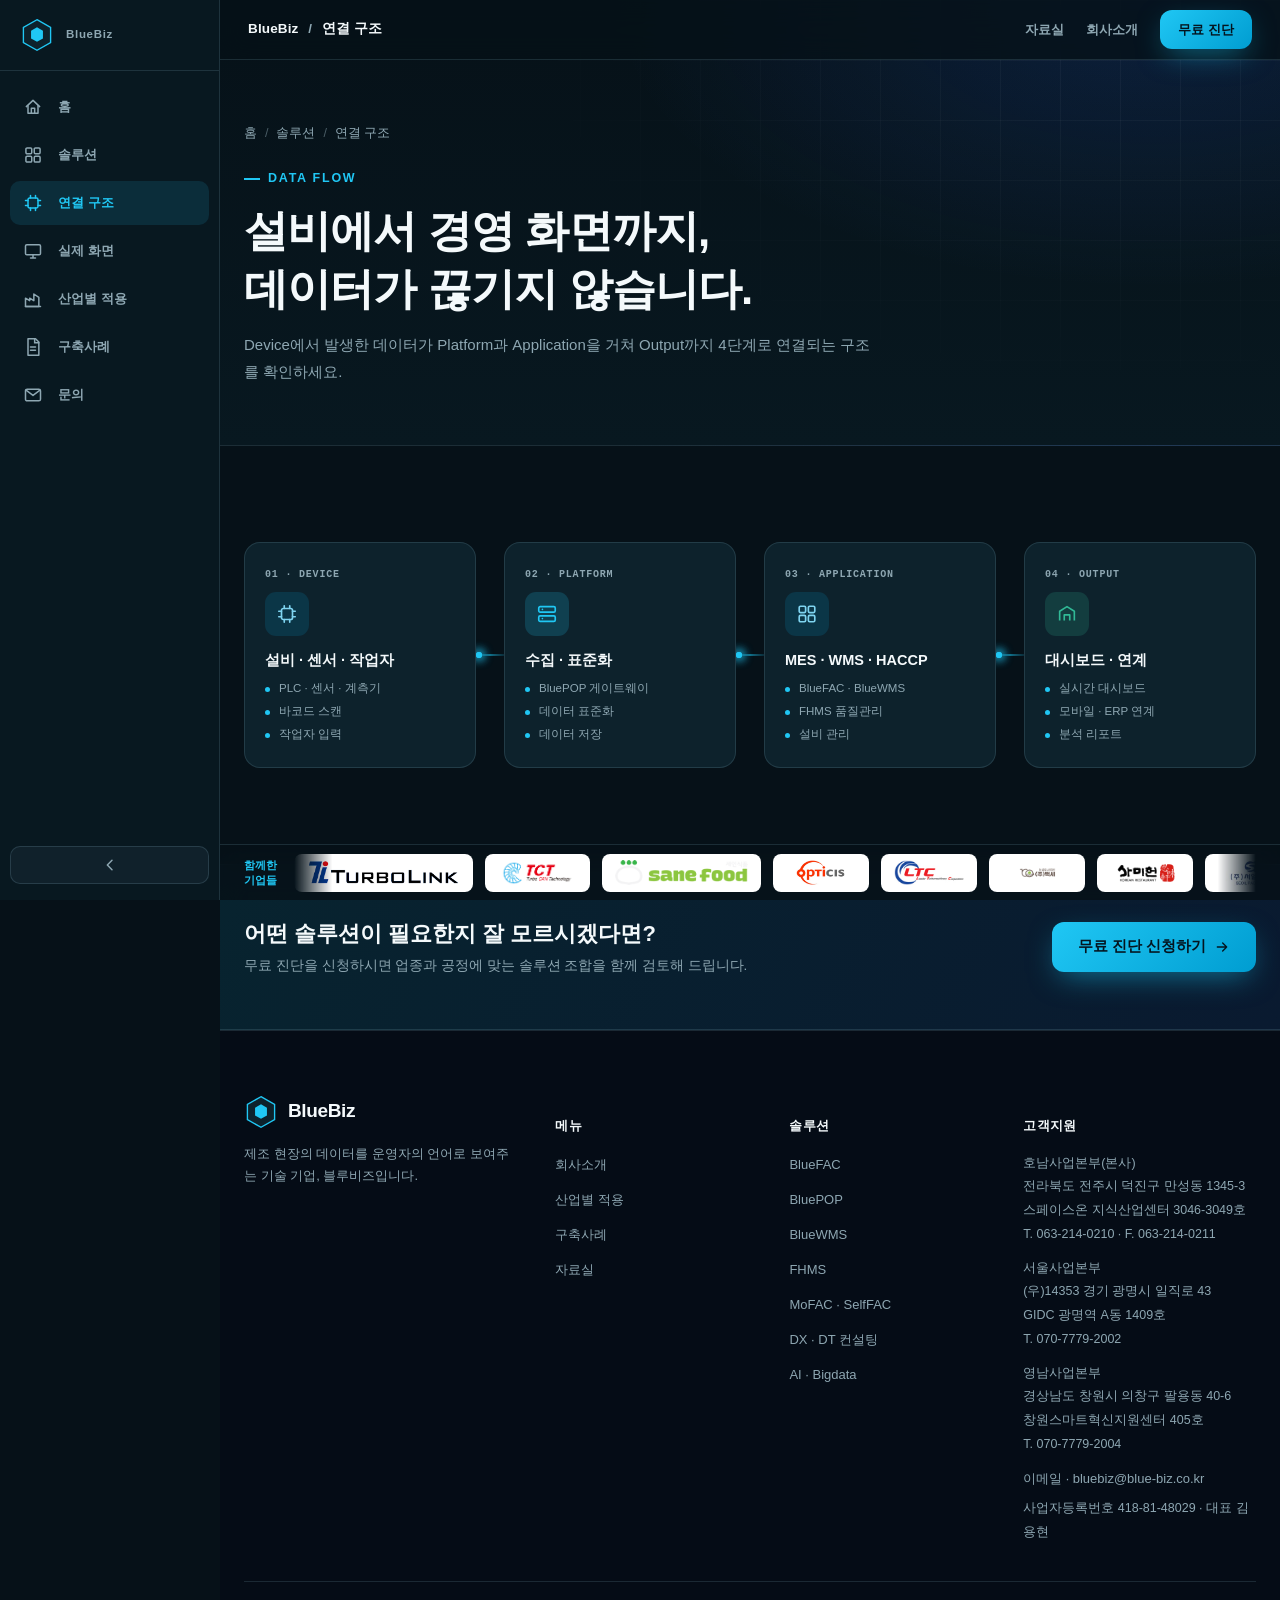
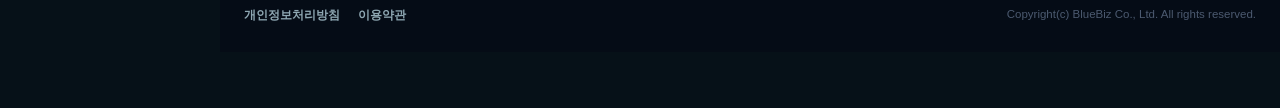
<file: pages/flow.html>
<!doctype html>
<html lang="ko">
<head>
<meta charset="UTF-8">
<meta name="viewport" content="width=device-width, initial-scale=1, viewport-fit=cover">
<title>연결 구조 | 블루비즈</title>
<meta name="description" content="설비에서 경영 화면까지 데이터가 끊기지 않고 이어지는 블루비즈의 Device → Platform → Application → Output 데이터 연결 구조를 확인하세요.">
<meta name="theme-color" content="#061118">
<meta property="og:type" content="website">
<meta property="og:title" content="연결 구조 | 블루비즈">
<meta property="og:description" content="설비에서 경영 화면까지 데이터가 끊기지 않고 이어지는 블루비즈의 데이터 연결 구조를 소개합니다.">
<meta property="og:url" content="https://www.blue-biz.co.kr/pages/flow.html">
<meta property="og:locale" content="ko_KR">
<link rel="icon" href="../assets/img/favicon.ico">
<link rel="stylesheet" href="../assets/css/style.css">
</head>
<body data-page="flow" class="has-mobile-cta">
<a class="skip-link" href="#main">본문 바로가기</a>

<svg style="display:none" aria-hidden="true">
  <symbol id="ic-home" viewBox="0 0 24 24" fill="none" stroke="currentColor" stroke-width="1.8"><path d="M4 11.5 12 4l8 7.5" stroke-linecap="round" stroke-linejoin="round"/><path d="M6 10v9.5h12V10" stroke-linejoin="round"/><path d="M10 19.5v-6h4v6" stroke-linejoin="round"/></symbol>
  <symbol id="ic-grid" viewBox="0 0 24 24" fill="none" stroke="currentColor" stroke-width="1.8"><rect x="3.5" y="3.5" width="7" height="7" rx="1.4"/><rect x="13.5" y="3.5" width="7" height="7" rx="1.4"/><rect x="3.5" y="13.5" width="7" height="7" rx="1.4"/><rect x="13.5" y="13.5" width="7" height="7" rx="1.4"/></symbol>
  <symbol id="ic-monitor" viewBox="0 0 24 24" fill="none" stroke="currentColor" stroke-width="1.8"><rect x="3" y="4.5" width="18" height="12" rx="1.6"/><path d="M9 20.5h6M12 16.5v4" stroke-linecap="round"/></symbol>
  <symbol id="ic-chevron" viewBox="0 0 24 24" fill="none" stroke="currentColor" stroke-width="2.2"><path d="M9 5l7 7-7 7" stroke-linecap="round" stroke-linejoin="round"/></symbol>
  <symbol id="ic-menu" viewBox="0 0 24 24" fill="none" stroke="currentColor" stroke-width="1.8"><path d="M4 7h16M4 12h16M4 17h16" stroke-linecap="round"/></symbol>
  <symbol id="ic-close" viewBox="0 0 24 24" fill="none" stroke="currentColor" stroke-width="1.8"><path d="M6 6l12 12M18 6 6 18" stroke-linecap="round"/></symbol>
  <symbol id="ic-arrow" viewBox="0 0 24 24" fill="none" stroke="currentColor" stroke-width="2"><path d="M5 12h14M13 6l6 6-6 6" stroke-linecap="round" stroke-linejoin="round"/></symbol>
  <symbol id="ic-search" viewBox="0 0 24 24" fill="none" stroke="currentColor" stroke-width="1.8"><circle cx="11" cy="11" r="7"/><path d="m20 20-3.5-3.5" stroke-linecap="round"/></symbol>
  <symbol id="ic-cpu" viewBox="0 0 24 24" fill="none" stroke="currentColor" stroke-width="1.8"><rect x="6" y="6" width="12" height="12" rx="2"/><path d="M9 3v3M15 3v3M9 18v3M15 18v3M3 9h3M3 15h3M18 9h3M18 15h3" stroke-linecap="round"/></symbol>
  <symbol id="ic-factory" viewBox="0 0 24 24" fill="none" stroke="currentColor" stroke-width="1.8"><path d="M3 21V11l5 3v-3l5 3V6l6 4v11H3Z" stroke-linejoin="round"/><path d="M3 21h18" stroke-linecap="round"/></symbol>
  <symbol id="ic-doc" viewBox="0 0 24 24" fill="none" stroke="currentColor" stroke-width="1.8"><path d="M6 2h9l4 4v16H6V2Z" stroke-linejoin="round"/><path d="M14 2v5h5M9 12h6M9 16h6" stroke-linecap="round"/></symbol>
  <symbol id="ic-mail" viewBox="0 0 24 24" fill="none" stroke="currentColor" stroke-width="1.8"><rect x="3" y="5" width="18" height="14" rx="2"/><path d="m4 6.5 8 6 8-6" stroke-linecap="round" stroke-linejoin="round"/></symbol>
  <symbol id="ic-server" viewBox="0 0 24 24" fill="none" stroke="currentColor" stroke-width="1.8"><rect x="3" y="4" width="18" height="6" rx="1.5"/><rect x="3" y="14" width="18" height="6" rx="1.5"/><path d="M7 7h.01M7 17h.01" stroke-linecap="round"/></symbol>
  <symbol id="ic-output" viewBox="0 0 24 24" fill="none" stroke="currentColor" stroke-width="1.8"><path d="M4 19V9l8-5 8 5v10" stroke-linejoin="round"/><path d="M9 19v-6h6v6" stroke-linejoin="round"/></symbol>
</svg>

<aside class="app-sidebar is-expanded" id="appSidebar">
  <div class="sidebar-top">
    <a href="../index.html" class="logo" aria-label="블루비즈 홈으로 이동">
      <span class="mark"><svg viewBox="0 0 40 40" fill="none"><path d="M20 2 36 11v18L20 38 4 29V11L20 2Z" fill="#0D222C" stroke="#20C7F4" stroke-width="1.6"/><path d="M13 24V15l7-4 7 4v9l-7 4-7-4Z" fill="#20C7F4"/></svg></span>
      <span class="sidebar-logo-text">BlueBiz</span>
    </a>
  </div>
  <nav class="sidebar-nav" aria-label="주요 메뉴">
    <a href="../index.html" data-nav="home" data-tooltip="홈"><span class="s-icon"><svg><use href="#ic-home"/></svg></span><span class="s-label">홈</span></a>
    <a href="solutions.html" data-nav="solutions" data-tooltip="솔루션"><span class="s-icon"><svg><use href="#ic-grid"/></svg></span><span class="s-label">솔루션</span></a>
    <a href="flow.html" data-nav="flow" data-tooltip="연결 구조"><span class="s-icon"><svg><use href="#ic-cpu"/></svg></span><span class="s-label">연결 구조</span></a>
    <a href="proof.html" data-nav="proof" data-tooltip="실제 화면"><span class="s-icon"><svg><use href="#ic-monitor"/></svg></span><span class="s-label">실제 화면</span></a>
    <a href="industries.html" data-nav="industries" data-tooltip="산업별 적용"><span class="s-icon"><svg><use href="#ic-factory"/></svg></span><span class="s-label">산업별 적용</span></a>
    <a href="cases.html" data-nav="cases" data-tooltip="구축사례"><span class="s-icon"><svg><use href="#ic-doc"/></svg></span><span class="s-label">구축사례</span></a>
    <a href="contact.html" data-nav="contact" data-tooltip="문의"><span class="s-icon"><svg><use href="#ic-mail"/></svg></span><span class="s-label">문의</span></a>
  </nav>
  <button class="sidebar-toggle" id="sidebarToggle" aria-label="사이드바 접기/펼치기" aria-pressed="true" type="button">
    <svg><use href="#ic-chevron"/></svg>
  </button>
</aside>

<div class="app-topbar">
  <div class="topbar-left">BlueBiz <span>/</span> 연결 구조</div>
  <div class="topbar-right">
    <a href="resources.html">자료실</a>
    <a href="about.html">회사소개</a>
    <a href="contact.html" class="btn btn-primary">무료 진단</a>
  </div>
</div>

<div class="mobile-header">
  <a href="../index.html" class="logo"><span class="mark"><svg viewBox="0 0 40 40" fill="none"><path d="M20 2 36 11v18L20 38 4 29V11L20 2Z" fill="#0D222C" stroke="#20C7F4" stroke-width="1.6"/><path d="M13 24V15l7-4 7 4v9l-7 4-7-4Z" fill="#20C7F4"/></svg></span>BlueBiz</a>
  <div style="display:flex;align-items:center;gap:8px;">
    <a href="contact.html" class="btn btn-primary" style="padding:9px 14px;font-size:12.5px;">무료 진단</a>
    <button class="hamburger" id="mobileDrawerToggle" aria-label="메뉴 열기" aria-expanded="false" aria-controls="mobileDrawer" type="button"><svg><use href="#ic-menu"/></svg></button>
  </div>
</div>

<div class="mobile-drawer" id="mobileDrawer" role="dialog" aria-modal="true" aria-label="모바일 메뉴">
  <div class="mobile-drawer-top">
    <span class="logo"><span class="mark"><svg viewBox="0 0 40 40" fill="none"><path d="M20 2 36 11v18L20 38 4 29V11L20 2Z" fill="#0D222C" stroke="#20C7F4" stroke-width="1.6"/><path d="M13 24V15l7-4 7 4v9l-7 4-7-4Z" fill="#20C7F4"/></svg></span>BlueBiz</span>
    <button class="hamburger" id="mobileDrawerClose" aria-label="메뉴 닫기" type="button"><svg><use href="#ic-close"/></svg></button>
  </div>
  <nav aria-label="모바일 메뉴">
    <a href="../index.html" data-nav="home"><svg><use href="#ic-home"/></svg>홈</a>
    <a href="solutions.html" data-nav="solutions"><svg><use href="#ic-grid"/></svg>솔루션</a>
    <a href="flow.html" data-nav="flow"><svg><use href="#ic-cpu"/></svg>연결 구조</a>
    <a href="proof.html" data-nav="proof"><svg><use href="#ic-monitor"/></svg>실제 화면</a>
    <a href="industries.html" data-nav="industries"><svg><use href="#ic-factory"/></svg>산업별 적용</a>
    <a href="cases.html" data-nav="cases"><svg><use href="#ic-doc"/></svg>구축사례</a>
    <a href="resources.html" data-nav="resources"><svg><use href="#ic-doc"/></svg>자료실</a>
    <a href="about.html" data-nav="about"><svg><use href="#ic-home"/></svg>회사소개</a>
    <a href="contact.html" data-nav="contact"><svg><use href="#ic-mail"/></svg>문의</a>
  </nav>
  <a href="contact.html" class="btn btn-primary btn-block">무료 진단 신청</a>
</div>

<div class="partner-strip" data-needs-verification="true">
  <span class="partner-strip-label">함께한<br>기업들</span>
  <div class="partner-marquee">
    <div class="partner-logo-track">
      <div class="partner-logo-item"><span class="partner-logo-box" title="터보링크"><img src="../assets/img/logos/turbolink-logo.png" alt="터보링크" loading="eager"></span></div>
      <div class="partner-logo-item"><a class="partner-logo-link" href="http://mes.tct.co.kr" target="_blank" rel="noopener noreferrer" title="TCT 운영 화면 (새 창)"><span class="partner-logo-box" title="TCT"><img src="../assets/img/logos/tct-logo.png" alt="TCT" loading="eager"></span></a></div>
      <div class="partner-logo-item"><a class="partner-logo-link" href="http://211.225.116.167:8080" target="_blank" rel="noopener noreferrer" title="(주)세인식품 운영 화면 (새 창)"><span class="partner-logo-box" title="(주)세인식품"><img src="../assets/img/logos/seine-food.png" alt="(주)세인식품" loading="eager"></span></a></div>
      <div class="partner-logo-item"><a class="partner-logo-link" href="http://192.168.0.8/publish.htm" target="_blank" rel="noopener noreferrer" title="옵티시스 운영 화면 (새 창)"><span class="partner-logo-box" title="옵티시스"><img src="../assets/img/logos/opticis.webp" alt="옵티시스" loading="eager"></span></a></div>
      <div class="partner-logo-item"><a class="partner-logo-link" href="http://ltc.iptime.org" target="_blank" rel="noopener noreferrer" title="(주)엘티씨 운영 화면 (새 창)"><span class="partner-logo-box" title="(주)엘티씨"><img src="../assets/img/logos/ltc.jpg" alt="(주)엘티씨" loading="eager"></span></a></div>
      <div class="partner-logo-item"><a class="partner-logo-link" href="http://baeksemes.iptime.org" target="_blank" rel="noopener noreferrer" title="백세 운영 화면 (새 창)"><span class="partner-logo-box" title="백세"><img src="../assets/img/logos/baekse.png" alt="백세" loading="eager"></span></a></div>
      <div class="partner-logo-item"><a class="partner-logo-link" href="http://gupanjang.iptime.org" target="_blank" rel="noopener noreferrer" title="갈비구판장(사미헌) 운영 화면 (새 창)"><span class="partner-logo-box" title="갈비구판장(사미헌)"><img src="../assets/img/logos/samiheon.png" alt="갈비구판장(사미헌)" loading="eager"></span></a></div>
      <div class="partner-logo-item"><a class="partner-logo-link" href="http://seoilmes.tplinkdns.com" target="_blank" rel="noopener noreferrer" title="서일퍼시픽 운영 화면 (새 창)"><span class="partner-logo-box" title="서일퍼시픽"><img src="../assets/img/logos/seoil-pacific.jpg" alt="서일퍼시픽" loading="eager"></span></a></div>
      <div class="partner-logo-item"><a class="partner-logo-link" href="http://49.247.42.249" target="_blank" rel="noopener noreferrer" title="쓰리축코리아 운영 화면 (새 창)"><span class="partner-logo-box" title="쓰리축코리아"><img src="../assets/img/logos/3axis-korea.png" alt="쓰리축코리아" loading="eager"></span></a></div>
      <div class="partner-logo-item"><a class="partner-logo-link" href="http://jcr.blue-biz.kr" target="_blank" rel="noopener noreferrer" title="제형센터 운영 화면 (새 창)"><span class="partner-logo-box partner-logo-text" title="제형센터">제형센터</span></a></div>
      <div class="partner-logo-item"><a class="partner-logo-link" href="http://220.124.57.100:4000" target="_blank" rel="noopener noreferrer" title="쌍영방적 운영 화면 (새 창)"><span class="partner-logo-box" title="쌍영방적"><img src="../assets/img/logos/ssangyoung.png" alt="쌍영방적" loading="eager"></span></a></div>
      <div class="partner-logo-item"><a class="partner-logo-link" href="http://49.247.40.190" target="_blank" rel="noopener noreferrer" title="농업회사법인 (주)포렘 운영 화면 (새 창)"><span class="partner-logo-box" title="농업회사법인 (주)포렘"><img src="../assets/img/logos/forem.jpg" alt="농업회사법인 (주)포렘" loading="eager"></span></a></div>
      <div class="partner-logo-item"><a class="partner-logo-link" href="http://49.247.42.104" target="_blank" rel="noopener noreferrer" title="아이버스 운영 화면 (새 창)"><span class="partner-logo-box" title="아이버스"><img src="../assets/img/logos/ivers.jpg" alt="아이버스" loading="eager"></span></a></div>
      <div class="partner-logo-item"><a class="partner-logo-link" href="http://49.247.46.134" target="_blank" rel="noopener noreferrer" title="새만금화학(주) 운영 화면 (새 창)"><span class="partner-logo-box" title="새만금화학(주)"><img src="../assets/img/logos/saemangeum-chem.png" alt="새만금화학(주)" loading="eager"></span></a></div>
      <div class="partner-logo-item"><a class="partner-logo-link" href="http://115.68.228.213" target="_blank" rel="noopener noreferrer" title="신광식품(3공장) 운영 화면 (새 창)"><span class="partner-logo-box" title="신광식품(3공장)"><img src="../assets/img/logos/shinkwang-3rd.png" alt="신광식품(3공장)" loading="eager"></span></a></div>
      <div class="partner-logo-item"><a class="partner-logo-link" href="http://49.247.172.145" target="_blank" rel="noopener noreferrer" title="바로군 운영 화면 (새 창)"><span class="partner-logo-box" title="바로군"><img src="../assets/img/logos/barogun.jpg" alt="바로군" loading="eager"></span></a></div>
      <div class="partner-logo-item"><a class="partner-logo-link" href="http://hwasan4.iptime.org" target="_blank" rel="noopener noreferrer" title="화산 운영 화면 (새 창)"><span class="partner-logo-box partner-logo-text" title="화산">화산</span></a></div>
      <div class="partner-logo-item"><a class="partner-logo-link" href="http://220.84.77.121" target="_blank" rel="noopener noreferrer" title="(주)용진정밀 운영 화면 (새 창)"><span class="partner-logo-box" title="(주)용진정밀"><img src="../assets/img/logos/yongjin.png" alt="(주)용진정밀" loading="eager"></span></a></div>
      <div class="partner-logo-item"><a class="partner-logo-link" href="http://brmilk-mes.iptime.org" target="_blank" rel="noopener noreferrer" title="보령우유(주) 운영 화면 (새 창)"><span class="partner-logo-box" title="보령우유(주)"><img src="../assets/img/logos/boryeong-milk.png" alt="보령우유(주)" loading="eager"></span></a></div>
      <div class="partner-logo-item"><a class="partner-logo-link" href="http://49.247.174.67" target="_blank" rel="noopener noreferrer" title="이피캠텍 운영 화면 (새 창)"><span class="partner-logo-box" title="이피캠텍"><img src="../assets/img/logos/epcamtech.png" alt="이피캠텍" loading="eager"></span></a></div>
      <div class="partner-logo-item"><a class="partner-logo-link" href="http://49.247.37.216" target="_blank" rel="noopener noreferrer" title="참사랑에프앤비 운영 화면 (새 창)"><span class="partner-logo-box partner-logo-text" title="참사랑에프앤비">참사랑에프앤비</span></a></div>
      <div class="partner-logo-item"><a class="partner-logo-link" href="http://chambadames.iptime.org" target="_blank" rel="noopener noreferrer" title="참바다&amp;온쿡 운영 화면 (새 창)"><span class="partner-logo-box" title="참바다&amp;온쿡"><img src="../assets/img/logos/chambada.png" alt="참바다&amp;온쿡" loading="eager"></span></a></div>
      <div class="partner-logo-item"><a class="partner-logo-link" href="http://mes.jellomi.co.kr" target="_blank" rel="noopener noreferrer" title="데코리아 운영 화면 (새 창)"><span class="partner-logo-box" title="데코리아"><img src="../assets/img/logos/decoria.png" alt="데코리아" loading="eager"></span></a></div>
      <div class="partner-logo-item"><a class="partner-logo-link" href="http://dongyoungmes.iptime.org" target="_blank" rel="noopener noreferrer" title="동영금속 운영 화면 (새 창)"><span class="partner-logo-box" title="동영금속"><img src="../assets/img/logos/dongyoung.png" alt="동영금속" loading="eager"></span></a></div>
      <div class="partner-logo-item"><a class="partner-logo-link" href="http://hunhun-mes.iptime.org" target="_blank" rel="noopener noreferrer" title="훈훈 운영 화면 (새 창)"><span class="partner-logo-box" title="훈훈"><img src="../assets/img/logos/hunhun.jpg" alt="훈훈" loading="eager"></span></a></div>
      <div class="partner-logo-item"><a class="partner-logo-link" href="http://woonam.iptime.org" target="_blank" rel="noopener noreferrer" title="(주)우남기공 운영 화면 (새 창)"><span class="partner-logo-box" title="(주)우남기공"><img src="../assets/img/logos/woonam.gif" alt="(주)우남기공" loading="eager"></span></a></div>
      <div class="partner-logo-item"><a class="partner-logo-link" href="http://daeyangmes.iptime.org" target="_blank" rel="noopener noreferrer" title="대양물산 운영 화면 (새 창)"><span class="partner-logo-box" title="대양물산"><img src="../assets/img/logos/daeyang.png" alt="대양물산" loading="eager"></span></a></div>
      <div class="partner-logo-item"><a class="partner-logo-link" href="http://tkmes.iptime.org" target="_blank" rel="noopener noreferrer" title="태광 운영 화면 (새 창)"><span class="partner-logo-box" title="태광"><img src="../assets/img/logos/taekwang.png" alt="태광" loading="eager"></span></a></div>
      <div class="partner-logo-item"><a class="partner-logo-link" href="http://saerombnf.iptime.org" target="_blank" rel="noopener noreferrer" title="새롬비앤에프 운영 화면 (새 창)"><span class="partner-logo-box" title="새롬비앤에프"><img src="../assets/img/logos/saerom-bnf.jpg" alt="새롬비앤에프" loading="eager"></span></a></div>
      <div class="partner-logo-item"><a class="partner-logo-link" href="http://soulnature.iptime.org" target="_blank" rel="noopener noreferrer" title="소울네이처푸드 운영 화면 (새 창)"><span class="partner-logo-box" title="소울네이처푸드"><img src="../assets/img/logos/soulnature.svg" alt="소울네이처푸드" loading="eager"></span></a></div>
      <div class="partner-logo-item"><a class="partner-logo-link" href="http://skfmes.iptime.org" target="_blank" rel="noopener noreferrer" title="(주)신광식품 운영 화면 (새 창)"><span class="partner-logo-box" title="(주)신광식품"><img src="../assets/img/logos/shinkwang.png" alt="(주)신광식품" loading="eager"></span></a></div>
      <div class="partner-logo-item"><a class="partner-logo-link" href="http://gschemi.iptime.org" target="_blank" rel="noopener noreferrer" title="금성화학 운영 화면 (새 창)"><span class="partner-logo-box" title="금성화학"><img src="../assets/img/logos/geumsung-chem.gif" alt="금성화학" loading="eager"></span></a></div>
      <div class="partner-logo-item"><a class="partner-logo-link" href="http://49.247.173.22" target="_blank" rel="noopener noreferrer" title="성원엘리베이터 운영 화면 (새 창)"><span class="partner-logo-box" title="성원엘리베이터"><img src="../assets/img/logos/sungwon-elevator.jpg" alt="성원엘리베이터" loading="eager"></span></a></div>
      <div class="partner-logo-item"><a class="partner-logo-link" href="http://115.68.199.46" target="_blank" rel="noopener noreferrer" title="(주)지원테크 운영 화면 (새 창)"><span class="partner-logo-box" title="(주)지원테크"><img src="../assets/img/logos/jiwon-tech.jpg" alt="(주)지원테크" loading="eager"></span></a></div>
      <div class="partner-logo-item"><a class="partner-logo-link" href="http://isaac-mes.iptime.org" target="_blank" rel="noopener noreferrer" title="이삭식품 운영 화면 (새 창)"><span class="partner-logo-box" title="이삭식품"><img src="../assets/img/logos/isaac-food.png" alt="이삭식품" loading="eager"></span></a></div>
      <div class="partner-logo-item"><a class="partner-logo-link" href="http://mes.beobe.kr" target="_blank" rel="noopener noreferrer" title="베오베 운영 화면 (새 창)"><span class="partner-logo-box" title="베오베"><img src="../assets/img/logos/beobe.png" alt="베오베" loading="eager"></span></a></div>
      <div class="partner-logo-item"><a class="partner-logo-link" href="http://49.247.169.186" target="_blank" rel="noopener noreferrer" title="나눔정밀 운영 화면 (새 창)"><span class="partner-logo-box" title="나눔정밀"><img src="../assets/img/logos/nanum.png" alt="나눔정밀" loading="eager"></span></a></div>
      <div class="partner-logo-item"><span class="partner-logo-box" title="터보링크"><img src="../assets/img/logos/turbolink-logo.png" alt="터보링크" loading="eager"></span></div>
      <div class="partner-logo-item"><a class="partner-logo-link" href="http://mes.tct.co.kr" target="_blank" rel="noopener noreferrer" title="TCT 운영 화면 (새 창)"><span class="partner-logo-box" title="TCT"><img src="../assets/img/logos/tct-logo.png" alt="TCT" loading="eager"></span></a></div>
      <div class="partner-logo-item"><a class="partner-logo-link" href="http://211.225.116.167:8080" target="_blank" rel="noopener noreferrer" title="(주)세인식품 운영 화면 (새 창)"><span class="partner-logo-box" title="(주)세인식품"><img src="../assets/img/logos/seine-food.png" alt="(주)세인식품" loading="eager"></span></a></div>
      <div class="partner-logo-item"><a class="partner-logo-link" href="http://192.168.0.8/publish.htm" target="_blank" rel="noopener noreferrer" title="옵티시스 운영 화면 (새 창)"><span class="partner-logo-box" title="옵티시스"><img src="../assets/img/logos/opticis.webp" alt="옵티시스" loading="eager"></span></a></div>
      <div class="partner-logo-item"><a class="partner-logo-link" href="http://ltc.iptime.org" target="_blank" rel="noopener noreferrer" title="(주)엘티씨 운영 화면 (새 창)"><span class="partner-logo-box" title="(주)엘티씨"><img src="../assets/img/logos/ltc.jpg" alt="(주)엘티씨" loading="eager"></span></a></div>
      <div class="partner-logo-item"><a class="partner-logo-link" href="http://baeksemes.iptime.org" target="_blank" rel="noopener noreferrer" title="백세 운영 화면 (새 창)"><span class="partner-logo-box" title="백세"><img src="../assets/img/logos/baekse.png" alt="백세" loading="eager"></span></a></div>
      <div class="partner-logo-item"><a class="partner-logo-link" href="http://gupanjang.iptime.org" target="_blank" rel="noopener noreferrer" title="갈비구판장(사미헌) 운영 화면 (새 창)"><span class="partner-logo-box" title="갈비구판장(사미헌)"><img src="../assets/img/logos/samiheon.png" alt="갈비구판장(사미헌)" loading="eager"></span></a></div>
      <div class="partner-logo-item"><a class="partner-logo-link" href="http://seoilmes.tplinkdns.com" target="_blank" rel="noopener noreferrer" title="서일퍼시픽 운영 화면 (새 창)"><span class="partner-logo-box" title="서일퍼시픽"><img src="../assets/img/logos/seoil-pacific.jpg" alt="서일퍼시픽" loading="eager"></span></a></div>
      <div class="partner-logo-item"><a class="partner-logo-link" href="http://49.247.42.249" target="_blank" rel="noopener noreferrer" title="쓰리축코리아 운영 화면 (새 창)"><span class="partner-logo-box" title="쓰리축코리아"><img src="../assets/img/logos/3axis-korea.png" alt="쓰리축코리아" loading="eager"></span></a></div>
      <div class="partner-logo-item"><a class="partner-logo-link" href="http://jcr.blue-biz.kr" target="_blank" rel="noopener noreferrer" title="제형센터 운영 화면 (새 창)"><span class="partner-logo-box partner-logo-text" title="제형센터">제형센터</span></a></div>
      <div class="partner-logo-item"><a class="partner-logo-link" href="http://220.124.57.100:4000" target="_blank" rel="noopener noreferrer" title="쌍영방적 운영 화면 (새 창)"><span class="partner-logo-box" title="쌍영방적"><img src="../assets/img/logos/ssangyoung.png" alt="쌍영방적" loading="eager"></span></a></div>
      <div class="partner-logo-item"><a class="partner-logo-link" href="http://49.247.40.190" target="_blank" rel="noopener noreferrer" title="농업회사법인 (주)포렘 운영 화면 (새 창)"><span class="partner-logo-box" title="농업회사법인 (주)포렘"><img src="../assets/img/logos/forem.jpg" alt="농업회사법인 (주)포렘" loading="eager"></span></a></div>
      <div class="partner-logo-item"><a class="partner-logo-link" href="http://49.247.42.104" target="_blank" rel="noopener noreferrer" title="아이버스 운영 화면 (새 창)"><span class="partner-logo-box" title="아이버스"><img src="../assets/img/logos/ivers.jpg" alt="아이버스" loading="eager"></span></a></div>
      <div class="partner-logo-item"><a class="partner-logo-link" href="http://49.247.46.134" target="_blank" rel="noopener noreferrer" title="새만금화학(주) 운영 화면 (새 창)"><span class="partner-logo-box" title="새만금화학(주)"><img src="../assets/img/logos/saemangeum-chem.png" alt="새만금화학(주)" loading="eager"></span></a></div>
      <div class="partner-logo-item"><a class="partner-logo-link" href="http://115.68.228.213" target="_blank" rel="noopener noreferrer" title="신광식품(3공장) 운영 화면 (새 창)"><span class="partner-logo-box" title="신광식품(3공장)"><img src="../assets/img/logos/shinkwang-3rd.png" alt="신광식품(3공장)" loading="eager"></span></a></div>
      <div class="partner-logo-item"><a class="partner-logo-link" href="http://49.247.172.145" target="_blank" rel="noopener noreferrer" title="바로군 운영 화면 (새 창)"><span class="partner-logo-box" title="바로군"><img src="../assets/img/logos/barogun.jpg" alt="바로군" loading="eager"></span></a></div>
      <div class="partner-logo-item"><a class="partner-logo-link" href="http://hwasan4.iptime.org" target="_blank" rel="noopener noreferrer" title="화산 운영 화면 (새 창)"><span class="partner-logo-box partner-logo-text" title="화산">화산</span></a></div>
      <div class="partner-logo-item"><a class="partner-logo-link" href="http://220.84.77.121" target="_blank" rel="noopener noreferrer" title="(주)용진정밀 운영 화면 (새 창)"><span class="partner-logo-box" title="(주)용진정밀"><img src="../assets/img/logos/yongjin.png" alt="(주)용진정밀" loading="eager"></span></a></div>
      <div class="partner-logo-item"><a class="partner-logo-link" href="http://brmilk-mes.iptime.org" target="_blank" rel="noopener noreferrer" title="보령우유(주) 운영 화면 (새 창)"><span class="partner-logo-box" title="보령우유(주)"><img src="../assets/img/logos/boryeong-milk.png" alt="보령우유(주)" loading="eager"></span></a></div>
      <div class="partner-logo-item"><a class="partner-logo-link" href="http://49.247.174.67" target="_blank" rel="noopener noreferrer" title="이피캠텍 운영 화면 (새 창)"><span class="partner-logo-box" title="이피캠텍"><img src="../assets/img/logos/epcamtech.png" alt="이피캠텍" loading="eager"></span></a></div>
      <div class="partner-logo-item"><a class="partner-logo-link" href="http://49.247.37.216" target="_blank" rel="noopener noreferrer" title="참사랑에프앤비 운영 화면 (새 창)"><span class="partner-logo-box partner-logo-text" title="참사랑에프앤비">참사랑에프앤비</span></a></div>
      <div class="partner-logo-item"><a class="partner-logo-link" href="http://chambadames.iptime.org" target="_blank" rel="noopener noreferrer" title="참바다&amp;온쿡 운영 화면 (새 창)"><span class="partner-logo-box" title="참바다&amp;온쿡"><img src="../assets/img/logos/chambada.png" alt="참바다&amp;온쿡" loading="eager"></span></a></div>
      <div class="partner-logo-item"><a class="partner-logo-link" href="http://mes.jellomi.co.kr" target="_blank" rel="noopener noreferrer" title="데코리아 운영 화면 (새 창)"><span class="partner-logo-box" title="데코리아"><img src="../assets/img/logos/decoria.png" alt="데코리아" loading="eager"></span></a></div>
      <div class="partner-logo-item"><a class="partner-logo-link" href="http://dongyoungmes.iptime.org" target="_blank" rel="noopener noreferrer" title="동영금속 운영 화면 (새 창)"><span class="partner-logo-box" title="동영금속"><img src="../assets/img/logos/dongyoung.png" alt="동영금속" loading="eager"></span></a></div>
      <div class="partner-logo-item"><a class="partner-logo-link" href="http://hunhun-mes.iptime.org" target="_blank" rel="noopener noreferrer" title="훈훈 운영 화면 (새 창)"><span class="partner-logo-box" title="훈훈"><img src="../assets/img/logos/hunhun.jpg" alt="훈훈" loading="eager"></span></a></div>
      <div class="partner-logo-item"><a class="partner-logo-link" href="http://woonam.iptime.org" target="_blank" rel="noopener noreferrer" title="(주)우남기공 운영 화면 (새 창)"><span class="partner-logo-box" title="(주)우남기공"><img src="../assets/img/logos/woonam.gif" alt="(주)우남기공" loading="eager"></span></a></div>
      <div class="partner-logo-item"><a class="partner-logo-link" href="http://daeyangmes.iptime.org" target="_blank" rel="noopener noreferrer" title="대양물산 운영 화면 (새 창)"><span class="partner-logo-box" title="대양물산"><img src="../assets/img/logos/daeyang.png" alt="대양물산" loading="eager"></span></a></div>
      <div class="partner-logo-item"><a class="partner-logo-link" href="http://tkmes.iptime.org" target="_blank" rel="noopener noreferrer" title="태광 운영 화면 (새 창)"><span class="partner-logo-box" title="태광"><img src="../assets/img/logos/taekwang.png" alt="태광" loading="eager"></span></a></div>
      <div class="partner-logo-item"><a class="partner-logo-link" href="http://saerombnf.iptime.org" target="_blank" rel="noopener noreferrer" title="새롬비앤에프 운영 화면 (새 창)"><span class="partner-logo-box" title="새롬비앤에프"><img src="../assets/img/logos/saerom-bnf.jpg" alt="새롬비앤에프" loading="eager"></span></a></div>
      <div class="partner-logo-item"><a class="partner-logo-link" href="http://soulnature.iptime.org" target="_blank" rel="noopener noreferrer" title="소울네이처푸드 운영 화면 (새 창)"><span class="partner-logo-box" title="소울네이처푸드"><img src="../assets/img/logos/soulnature.svg" alt="소울네이처푸드" loading="eager"></span></a></div>
      <div class="partner-logo-item"><a class="partner-logo-link" href="http://skfmes.iptime.org" target="_blank" rel="noopener noreferrer" title="(주)신광식품 운영 화면 (새 창)"><span class="partner-logo-box" title="(주)신광식품"><img src="../assets/img/logos/shinkwang.png" alt="(주)신광식품" loading="eager"></span></a></div>
      <div class="partner-logo-item"><a class="partner-logo-link" href="http://gschemi.iptime.org" target="_blank" rel="noopener noreferrer" title="금성화학 운영 화면 (새 창)"><span class="partner-logo-box" title="금성화학"><img src="../assets/img/logos/geumsung-chem.gif" alt="금성화학" loading="eager"></span></a></div>
      <div class="partner-logo-item"><a class="partner-logo-link" href="http://49.247.173.22" target="_blank" rel="noopener noreferrer" title="성원엘리베이터 운영 화면 (새 창)"><span class="partner-logo-box" title="성원엘리베이터"><img src="../assets/img/logos/sungwon-elevator.jpg" alt="성원엘리베이터" loading="eager"></span></a></div>
      <div class="partner-logo-item"><a class="partner-logo-link" href="http://115.68.199.46" target="_blank" rel="noopener noreferrer" title="(주)지원테크 운영 화면 (새 창)"><span class="partner-logo-box" title="(주)지원테크"><img src="../assets/img/logos/jiwon-tech.jpg" alt="(주)지원테크" loading="eager"></span></a></div>
      <div class="partner-logo-item"><a class="partner-logo-link" href="http://isaac-mes.iptime.org" target="_blank" rel="noopener noreferrer" title="이삭식품 운영 화면 (새 창)"><span class="partner-logo-box" title="이삭식품"><img src="../assets/img/logos/isaac-food.png" alt="이삭식품" loading="eager"></span></a></div>
      <div class="partner-logo-item"><a class="partner-logo-link" href="http://mes.beobe.kr" target="_blank" rel="noopener noreferrer" title="베오베 운영 화면 (새 창)"><span class="partner-logo-box" title="베오베"><img src="../assets/img/logos/beobe.png" alt="베오베" loading="eager"></span></a></div>
      <div class="partner-logo-item"><a class="partner-logo-link" href="http://49.247.169.186" target="_blank" rel="noopener noreferrer" title="나눔정밀 운영 화면 (새 창)"><span class="partner-logo-box" title="나눔정밀"><img src="../assets/img/logos/nanum.png" alt="나눔정밀" loading="eager"></span></a></div>
    </div>
  </div>
</div>

<div class="app-main">
<main id="main">
  <section class="page-hero">
    <div class="container">
      <div class="breadcrumb"><a href="../index.html">홈</a><span>/</span><a href="solutions.html">솔루션</a><span>/</span>연결 구조</div>
      <span class="eyebrow">DATA FLOW</span>
      <h1>설비에서 경영 화면까지,<br>데이터가 끊기지 않습니다.</h1>
      <p>Device에서 발생한 데이터가 Platform과 Application을 거쳐 Output까지 4단계로 연결되는 구조를 확인하세요.</p>
    </div>
  </section>

  <section class="section" id="flow">
    <div class="container">
      <div class="flow-wrap reveal">
        <div class="flow-node">
          <span class="f-tag">01 · DEVICE</span>
          <div class="f-icon"><svg><use href="#ic-cpu"/></svg></div>
          <h3>설비 · 센서 · 작업자</h3>
          <ul><li>PLC · 센서 · 계측기</li><li>바코드 스캔</li><li>작업자 입력</li></ul>
        </div>
        <div class="flow-connector" aria-hidden="true"><span class="dot"></span><span class="dot"></span></div>
        <div class="flow-node mid">
          <span class="f-tag">02 · PLATFORM</span>
          <div class="f-icon"><svg><use href="#ic-server"/></svg></div>
          <h3>수집 · 표준화</h3>
          <ul><li>BluePOP 게이트웨이</li><li>데이터 표준화</li><li>데이터 저장</li></ul>
        </div>
        <div class="flow-connector" aria-hidden="true"><span class="dot"></span><span class="dot"></span></div>
        <div class="flow-node">
          <span class="f-tag">03 · APPLICATION</span>
          <div class="f-icon"><svg><use href="#ic-grid"/></svg></div>
          <h3>MES · WMS · HACCP</h3>
          <ul><li>BlueFAC · BlueWMS</li><li>FHMS 품질관리</li><li>설비 관리</li></ul>
        </div>
        <div class="flow-connector" aria-hidden="true"><span class="dot"></span><span class="dot"></span></div>
        <div class="flow-node output">
          <span class="f-tag">04 · OUTPUT</span>
          <div class="f-icon"><svg><use href="#ic-output"/></svg></div>
          <h3>대시보드 · 연계</h3>
          <ul><li>실시간 대시보드</li><li>모바일 · ERP 연계</li><li>분석 리포트</li></ul>
        </div>
      </div>
    </div>
  </section>

  <section class="cta-banner">
    <div class="container reveal">
      <div>
        <h2>어떤 솔루션이 필요한지 잘 모르시겠다면?</h2>
        <p>무료 진단을 신청하시면 업종과 공정에 맞는 솔루션 조합을 함께 검토해 드립니다.</p>
      </div>
      <a href="contact.html" class="btn btn-primary">무료 진단 신청하기<svg><use href="#ic-arrow"/></svg></a>
    </div>
  </section>
</main>

<footer class="site-footer">
  <div class="container">
    <div class="footer-top">
      <div class="footer-brand">
        <a href="../index.html" class="logo"><span class="mark"><svg viewBox="0 0 40 40" fill="none"><path d="M20 2 36 11v18L20 38 4 29V11L20 2Z" fill="#0D222C" stroke="#20C7F4" stroke-width="1.6"/><path d="M13 24V15l7-4 7 4v9l-7 4-7-4Z" fill="#20C7F4"/></svg></span>BlueBiz</a>
        <p>제조 현장의 데이터를 운영자의 언어로 보여주는 기술 기업, 블루비즈입니다.</p>
      </div>
      <div class="footer-col">
        <h5>메뉴</h5>
        <ul>
          <li><a href="about.html">회사소개</a></li>
          <li><a href="industries.html">산업별 적용</a></li>
          <li><a href="cases.html">구축사례</a></li>
          <li><a href="resources.html">자료실</a></li>
        </ul>
      </div>
      <div class="footer-col">
        <h5>솔루션</h5>
        <ul>
          <li><a href="solutions.html#bluefac">BlueFAC</a></li>
          <li><a href="solutions.html#bluepop">BluePOP</a></li>
          <li><a href="solutions.html#bluewms">BlueWMS</a></li>
          <li><a href="solutions.html#fhms">FHMS</a></li>
          <li><a href="solutions.html#mofac">MoFAC · SelfFAC</a></li>
          <li><a href="solutions.html#dx-dt">DX · DT 컨설팅</a></li>
          <li><a href="solutions.html#ai-bigdata">AI · Bigdata</a></li>
        </ul>
      </div>
      <div class="footer-col footer-contact">
        <h5>고객지원</h5>
        <p>호남사업본부(본사)<br>전라북도 전주시 덕진구 만성동 1345-3<br>스페이스온 지식산업센터 3046-3049호<br>T. 063-214-0210 · F. 063-214-0211</p>
        <p style="margin-top:10px;">서울사업본부<br>(우)14353 경기 광명시 일직로 43<br>GIDC 광명역 A동 1409호<br>T. 070-7779-2002</p>
        <p style="margin-top:10px;">영남사업본부<br>경상남도 창원시 의창구 팔용동 40-6<br>창원스마트혁신지원센터 405호<br>T. 070-7779-2004</p>
        <p style="margin-top:10px;">이메일 · <a href="mailto:bluebiz@blue-biz.co.kr">bluebiz@blue-biz.co.kr</a></p>
        <p style="margin-top:6px;" data-needs-verification="true">사업자등록번호 418-81-48029 · 대표 김용현<!-- TODO: 공식 사업자등록증 기준으로 재확인 필요 (출처: 제3자 기업정보 조회) --></p>
      </div>
    </div>
    <div class="footer-bottom">
      <div class="legal">
        <a href="privacy-policy.html">개인정보처리방침</a>
        <a href="terms-of-service.html">이용약관</a>
      </div>
      <span class="copy">Copyright(c) BlueBiz Co., Ltd. All rights reserved.</span>
    </div>
  </div>
</footer>
</div><!-- /.app-main -->

<div class="mobile-cta-bar"><a href="contact.html" class="btn btn-primary">무료 진단 신청하기</a></div>

<script src="../assets/js/main.js" defer></script>
</body>
</html>
</file>
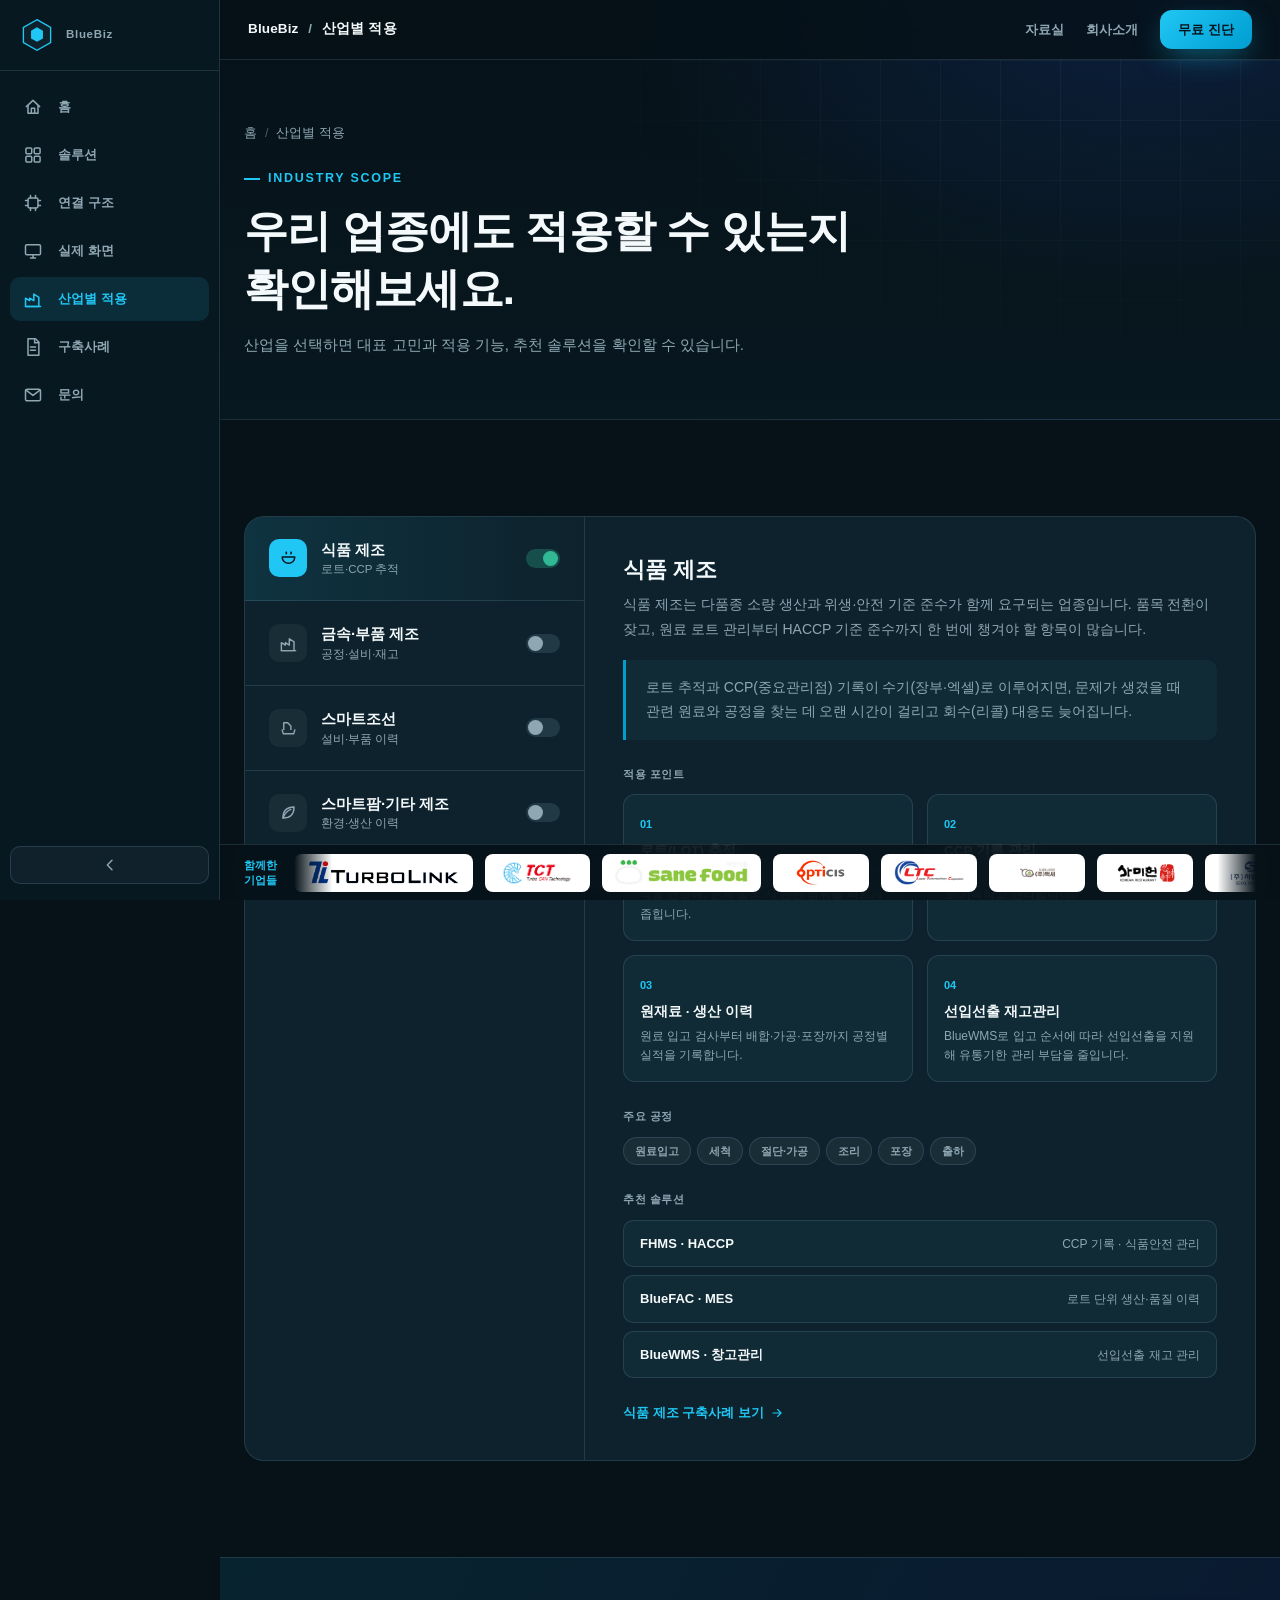
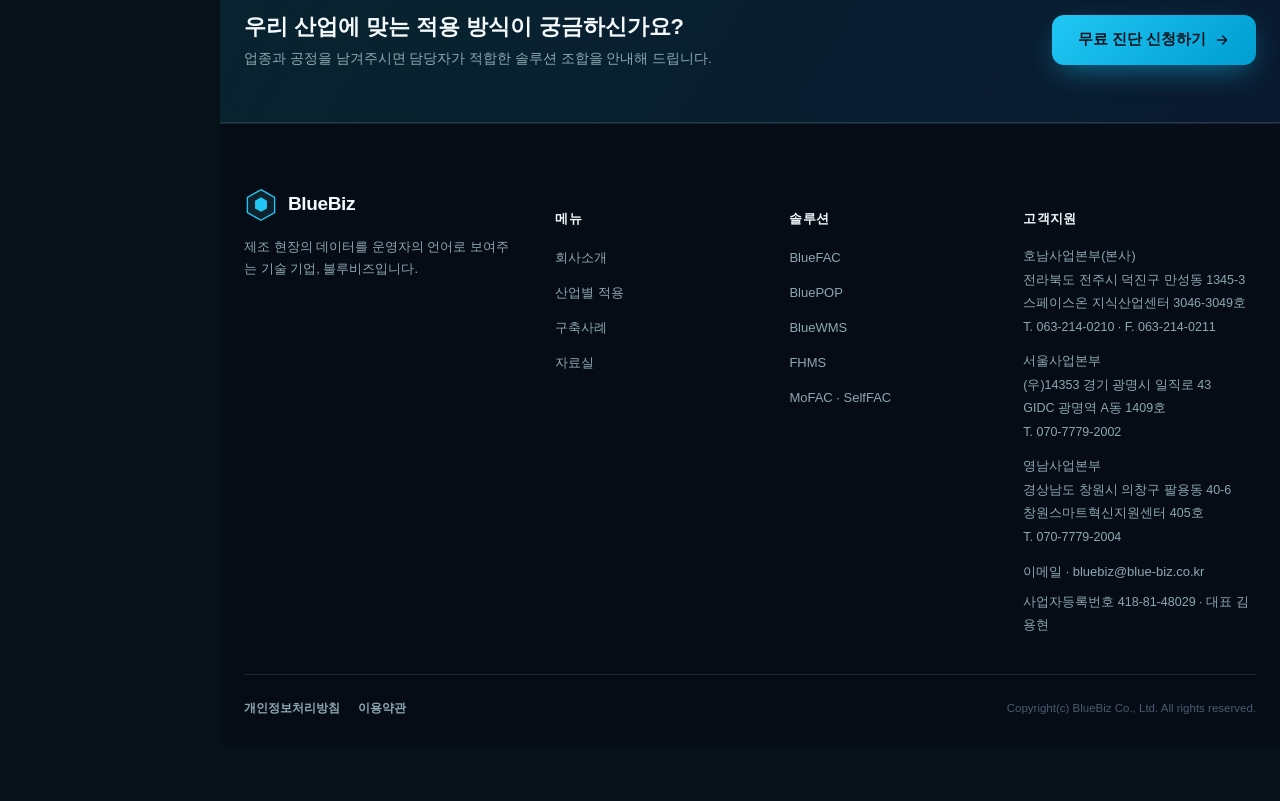
<file: pages/industries.html>
<!doctype html>
<html lang="ko">
<head>
<meta charset="UTF-8">
<meta name="viewport" content="width=device-width, initial-scale=1, viewport-fit=cover">
<title>산업별 적용 | 블루비즈</title>
<meta name="description" content="식품 제조, 금속·부품 제조, 스마트조선, 스마트팜·기타 제조 — 산업의 공정과 규정에 맞춘 블루비즈의 적용 방식을 확인하세요.">
<meta name="theme-color" content="#061118">
<meta property="og:type" content="website">
<meta property="og:title" content="산업별 적용 | 블루비즈">
<meta property="og:description" content="우리 업종에도 적용할 수 있는지 확인해보세요.">
<meta property="og:url" content="https://www.blue-biz.co.kr/pages/industries.html">
<meta property="og:locale" content="ko_KR">
<link rel="icon" href="../assets/img/favicon.ico">
<link rel="stylesheet" href="../assets/css/style.css">
</head>
<body data-page="industries" class="has-mobile-cta">
<a class="skip-link" href="#main">본문 바로가기</a>

<svg style="display:none" aria-hidden="true">
  <symbol id="ic-home" viewBox="0 0 24 24" fill="none" stroke="currentColor" stroke-width="1.8"><path d="M4 11.5 12 4l8 7.5" stroke-linecap="round" stroke-linejoin="round"/><path d="M6 10v9.5h12V10" stroke-linejoin="round"/><path d="M10 19.5v-6h4v6" stroke-linejoin="round"/></symbol>
  <symbol id="ic-grid" viewBox="0 0 24 24" fill="none" stroke="currentColor" stroke-width="1.8"><rect x="3.5" y="3.5" width="7" height="7" rx="1.4"/><rect x="13.5" y="3.5" width="7" height="7" rx="1.4"/><rect x="3.5" y="13.5" width="7" height="7" rx="1.4"/><rect x="13.5" y="13.5" width="7" height="7" rx="1.4"/></symbol>
  <symbol id="ic-monitor" viewBox="0 0 24 24" fill="none" stroke="currentColor" stroke-width="1.8"><rect x="3" y="4.5" width="18" height="12" rx="1.6"/><path d="M9 20.5h6M12 16.5v4" stroke-linecap="round"/></symbol>
  <symbol id="ic-chevron" viewBox="0 0 24 24" fill="none" stroke="currentColor" stroke-width="2.2"><path d="M9 5l7 7-7 7" stroke-linecap="round" stroke-linejoin="round"/></symbol>
  <symbol id="ic-menu" viewBox="0 0 24 24" fill="none" stroke="currentColor" stroke-width="1.8"><path d="M4 7h16M4 12h16M4 17h16" stroke-linecap="round"/></symbol>
  <symbol id="ic-close" viewBox="0 0 24 24" fill="none" stroke="currentColor" stroke-width="1.8"><path d="M6 6l12 12M18 6 6 18" stroke-linecap="round"/></symbol>
  <symbol id="ic-arrow" viewBox="0 0 24 24" fill="none" stroke="currentColor" stroke-width="2"><path d="M5 12h14M13 6l6 6-6 6" stroke-linecap="round" stroke-linejoin="round"/></symbol>
  <symbol id="ic-search" viewBox="0 0 24 24" fill="none" stroke="currentColor" stroke-width="1.8"><circle cx="11" cy="11" r="7"/><path d="m20 20-3.5-3.5" stroke-linecap="round"/></symbol>
  <symbol id="ic-cpu" viewBox="0 0 24 24" fill="none" stroke="currentColor" stroke-width="1.8"><rect x="6" y="6" width="12" height="12" rx="2"/><path d="M9 3v3M15 3v3M9 18v3M15 18v3M3 9h3M3 15h3M18 9h3M18 15h3" stroke-linecap="round"/></symbol>
  <symbol id="ic-factory" viewBox="0 0 24 24" fill="none" stroke="currentColor" stroke-width="1.8"><path d="M3 21V11l5 3v-3l5 3V6l6 4v11H3Z" stroke-linejoin="round"/><path d="M3 21h18" stroke-linecap="round"/></symbol>
  <symbol id="ic-ship" viewBox="0 0 24 24" fill="none" stroke="currentColor" stroke-width="1.8"><path d="M4 15l1.5 5h13L20 15" stroke-linecap="round" stroke-linejoin="round"/><path d="M6 15V6h5l4 4v5" stroke-linejoin="round"/></symbol>
  <symbol id="ic-leaf" viewBox="0 0 24 24" fill="none" stroke="currentColor" stroke-width="1.8"><path d="M5 19c9 0 14-5 14-14C10 5 5 10 5 19Z" stroke-linejoin="round"/><path d="M5 19c2-6 5-9 10-11" stroke-linecap="round"/></symbol>
  <symbol id="ic-food" viewBox="0 0 24 24" fill="none" stroke="currentColor" stroke-width="1.8"><path d="M4 10h16M4 10c0 4.5 3.6 8 8 8s8-3.5 8-8M9 6c.6-.5.6-1.5 0-2M15 6c.6-.5.6-1.5 0-2" stroke-linecap="round" stroke-linejoin="round"/></symbol>
  <symbol id="ic-doc" viewBox="0 0 24 24" fill="none" stroke="currentColor" stroke-width="1.8"><path d="M6 2h9l4 4v16H6V2Z" stroke-linejoin="round"/><path d="M14 2v5h5M9 12h6M9 16h6" stroke-linecap="round"/></symbol>
  <symbol id="ic-mail" viewBox="0 0 24 24" fill="none" stroke="currentColor" stroke-width="1.8"><rect x="3" y="5" width="18" height="14" rx="2"/><path d="m4 6.5 8 6 8-6" stroke-linecap="round" stroke-linejoin="round"/></symbol>
</svg>

<aside class="app-sidebar is-expanded" id="appSidebar">
  <div class="sidebar-top">
    <a href="../index.html" class="logo" aria-label="블루비즈 홈으로 이동">
      <span class="mark"><svg viewBox="0 0 40 40" fill="none"><path d="M20 2 36 11v18L20 38 4 29V11L20 2Z" fill="#0D222C" stroke="#20C7F4" stroke-width="1.6"/><path d="M13 24V15l7-4 7 4v9l-7 4-7-4Z" fill="#20C7F4"/></svg></span>
      <span class="sidebar-logo-text">BlueBiz</span>
    </a>
  </div>
  <nav class="sidebar-nav" aria-label="주요 메뉴">
    <a href="../index.html" data-nav="home" data-tooltip="홈"><span class="s-icon"><svg><use href="#ic-home"/></svg></span><span class="s-label">홈</span></a>
    <a href="solutions.html" data-nav="solutions" data-tooltip="솔루션"><span class="s-icon"><svg><use href="#ic-grid"/></svg></span><span class="s-label">솔루션</span></a>
    <a href="flow.html" data-nav="flow" data-tooltip="연결 구조"><span class="s-icon"><svg><use href="#ic-cpu"/></svg></span><span class="s-label">연결 구조</span></a>
    <a href="proof.html" data-nav="proof" data-tooltip="실제 화면"><span class="s-icon"><svg><use href="#ic-monitor"/></svg></span><span class="s-label">실제 화면</span></a>
    <a href="industries.html" data-nav="industries" data-tooltip="산업별 적용"><span class="s-icon"><svg><use href="#ic-factory"/></svg></span><span class="s-label">산업별 적용</span></a>
    <a href="cases.html" data-nav="cases" data-tooltip="구축사례"><span class="s-icon"><svg><use href="#ic-doc"/></svg></span><span class="s-label">구축사례</span></a>
    <a href="contact.html" data-nav="contact" data-tooltip="문의"><span class="s-icon"><svg><use href="#ic-mail"/></svg></span><span class="s-label">문의</span></a>
  </nav>
  <button class="sidebar-toggle" id="sidebarToggle" aria-label="사이드바 접기/펼치기" aria-pressed="true" type="button">
    <svg><use href="#ic-chevron"/></svg>
  </button>
</aside>

<div class="app-topbar">
  <div class="topbar-left">BlueBiz <span>/</span> 산업별 적용</div>
  <div class="topbar-right">
    <a href="resources.html">자료실</a>
    <a href="about.html">회사소개</a>
    <a href="contact.html" class="btn btn-primary">무료 진단</a>
  </div>
</div>

<div class="mobile-header">
  <a href="../index.html" class="logo"><span class="mark"><svg viewBox="0 0 40 40" fill="none"><path d="M20 2 36 11v18L20 38 4 29V11L20 2Z" fill="#0D222C" stroke="#20C7F4" stroke-width="1.6"/><path d="M13 24V15l7-4 7 4v9l-7 4-7-4Z" fill="#20C7F4"/></svg></span>BlueBiz</a>
  <div style="display:flex;align-items:center;gap:8px;">
    <a href="contact.html" class="btn btn-primary" style="padding:9px 14px;font-size:12.5px;">무료 진단</a>
    <button class="hamburger" id="mobileDrawerToggle" aria-label="메뉴 열기" aria-expanded="false" aria-controls="mobileDrawer" type="button"><svg><use href="#ic-menu"/></svg></button>
  </div>
</div>

<div class="mobile-drawer" id="mobileDrawer" role="dialog" aria-modal="true" aria-label="모바일 메뉴">
  <div class="mobile-drawer-top">
    <span class="logo"><span class="mark"><svg viewBox="0 0 40 40" fill="none"><path d="M20 2 36 11v18L20 38 4 29V11L20 2Z" fill="#0D222C" stroke="#20C7F4" stroke-width="1.6"/><path d="M13 24V15l7-4 7 4v9l-7 4-7-4Z" fill="#20C7F4"/></svg></span>BlueBiz</span>
    <button class="hamburger" id="mobileDrawerClose" aria-label="메뉴 닫기" type="button"><svg><use href="#ic-close"/></svg></button>
  </div>
  <nav aria-label="모바일 메뉴">
    <a href="../index.html" data-nav="home"><svg><use href="#ic-home"/></svg>홈</a>
    <a href="solutions.html" data-nav="solutions"><svg><use href="#ic-grid"/></svg>솔루션</a>
    <a href="flow.html" data-nav="flow"><svg><use href="#ic-cpu"/></svg>연결 구조</a>
    <a href="proof.html" data-nav="proof"><svg><use href="#ic-monitor"/></svg>실제 화면</a>
    <a href="industries.html" data-nav="industries"><svg><use href="#ic-factory"/></svg>산업별 적용</a>
    <a href="cases.html" data-nav="cases"><svg><use href="#ic-doc"/></svg>구축사례</a>
    <a href="resources.html" data-nav="resources"><svg><use href="#ic-doc"/></svg>자료실</a>
    <a href="about.html" data-nav="about"><svg><use href="#ic-home"/></svg>회사소개</a>
    <a href="contact.html" data-nav="contact"><svg><use href="#ic-mail"/></svg>문의</a>
  </nav>
  <a href="contact.html" class="btn btn-primary btn-block">무료 진단 신청</a>
</div>

<div class="partner-strip" data-needs-verification="true">
  <span class="partner-strip-label">함께한<br>기업들</span>
  <div class="partner-marquee">
    <div class="partner-logo-track">
      <div class="partner-logo-item"><span class="partner-logo-box" title="터보링크"><img src="../assets/img/logos/turbolink-logo.png" alt="터보링크" loading="eager"></span></div>
      <div class="partner-logo-item"><a class="partner-logo-link" href="http://mes.tct.co.kr" target="_blank" rel="noopener noreferrer" title="TCT 운영 화면 (새 창)"><span class="partner-logo-box" title="TCT"><img src="../assets/img/logos/tct-logo.png" alt="TCT" loading="eager"></span></a></div>
      <div class="partner-logo-item"><a class="partner-logo-link" href="http://211.225.116.167:8080" target="_blank" rel="noopener noreferrer" title="(주)세인식품 운영 화면 (새 창)"><span class="partner-logo-box" title="(주)세인식품"><img src="../assets/img/logos/seine-food.png" alt="(주)세인식품" loading="eager"></span></a></div>
      <div class="partner-logo-item"><a class="partner-logo-link" href="http://192.168.0.8/publish.htm" target="_blank" rel="noopener noreferrer" title="옵티시스 운영 화면 (새 창)"><span class="partner-logo-box" title="옵티시스"><img src="../assets/img/logos/opticis.webp" alt="옵티시스" loading="eager"></span></a></div>
      <div class="partner-logo-item"><a class="partner-logo-link" href="http://ltc.iptime.org" target="_blank" rel="noopener noreferrer" title="(주)엘티씨 운영 화면 (새 창)"><span class="partner-logo-box" title="(주)엘티씨"><img src="../assets/img/logos/ltc.jpg" alt="(주)엘티씨" loading="eager"></span></a></div>
      <div class="partner-logo-item"><a class="partner-logo-link" href="http://baeksemes.iptime.org" target="_blank" rel="noopener noreferrer" title="백세 운영 화면 (새 창)"><span class="partner-logo-box" title="백세"><img src="../assets/img/logos/baekse.png" alt="백세" loading="eager"></span></a></div>
      <div class="partner-logo-item"><a class="partner-logo-link" href="http://gupanjang.iptime.org" target="_blank" rel="noopener noreferrer" title="갈비구판장(사미헌) 운영 화면 (새 창)"><span class="partner-logo-box" title="갈비구판장(사미헌)"><img src="../assets/img/logos/samiheon.png" alt="갈비구판장(사미헌)" loading="eager"></span></a></div>
      <div class="partner-logo-item"><a class="partner-logo-link" href="http://seoilmes.tplinkdns.com" target="_blank" rel="noopener noreferrer" title="서일퍼시픽 운영 화면 (새 창)"><span class="partner-logo-box" title="서일퍼시픽"><img src="../assets/img/logos/seoil-pacific.jpg" alt="서일퍼시픽" loading="eager"></span></a></div>
      <div class="partner-logo-item"><a class="partner-logo-link" href="http://49.247.42.249" target="_blank" rel="noopener noreferrer" title="쓰리축코리아 운영 화면 (새 창)"><span class="partner-logo-box" title="쓰리축코리아"><img src="../assets/img/logos/3axis-korea.png" alt="쓰리축코리아" loading="eager"></span></a></div>
      <div class="partner-logo-item"><a class="partner-logo-link" href="http://jcr.blue-biz.kr" target="_blank" rel="noopener noreferrer" title="제형센터 운영 화면 (새 창)"><span class="partner-logo-box partner-logo-text" title="제형센터">제형센터</span></a></div>
      <div class="partner-logo-item"><a class="partner-logo-link" href="http://220.124.57.100:4000" target="_blank" rel="noopener noreferrer" title="쌍영방적 운영 화면 (새 창)"><span class="partner-logo-box" title="쌍영방적"><img src="../assets/img/logos/ssangyoung.png" alt="쌍영방적" loading="eager"></span></a></div>
      <div class="partner-logo-item"><a class="partner-logo-link" href="http://49.247.40.190" target="_blank" rel="noopener noreferrer" title="농업회사법인 (주)포렘 운영 화면 (새 창)"><span class="partner-logo-box" title="농업회사법인 (주)포렘"><img src="../assets/img/logos/forem.jpg" alt="농업회사법인 (주)포렘" loading="eager"></span></a></div>
      <div class="partner-logo-item"><a class="partner-logo-link" href="http://49.247.42.104" target="_blank" rel="noopener noreferrer" title="아이버스 운영 화면 (새 창)"><span class="partner-logo-box" title="아이버스"><img src="../assets/img/logos/ivers.jpg" alt="아이버스" loading="eager"></span></a></div>
      <div class="partner-logo-item"><a class="partner-logo-link" href="http://49.247.46.134" target="_blank" rel="noopener noreferrer" title="새만금화학(주) 운영 화면 (새 창)"><span class="partner-logo-box" title="새만금화학(주)"><img src="../assets/img/logos/saemangeum-chem.png" alt="새만금화학(주)" loading="eager"></span></a></div>
      <div class="partner-logo-item"><a class="partner-logo-link" href="http://115.68.228.213" target="_blank" rel="noopener noreferrer" title="신광식품(3공장) 운영 화면 (새 창)"><span class="partner-logo-box" title="신광식품(3공장)"><img src="../assets/img/logos/shinkwang-3rd.png" alt="신광식품(3공장)" loading="eager"></span></a></div>
      <div class="partner-logo-item"><a class="partner-logo-link" href="http://49.247.172.145" target="_blank" rel="noopener noreferrer" title="바로군 운영 화면 (새 창)"><span class="partner-logo-box" title="바로군"><img src="../assets/img/logos/barogun.jpg" alt="바로군" loading="eager"></span></a></div>
      <div class="partner-logo-item"><a class="partner-logo-link" href="http://hwasan4.iptime.org" target="_blank" rel="noopener noreferrer" title="화산 운영 화면 (새 창)"><span class="partner-logo-box partner-logo-text" title="화산">화산</span></a></div>
      <div class="partner-logo-item"><a class="partner-logo-link" href="http://220.84.77.121" target="_blank" rel="noopener noreferrer" title="(주)용진정밀 운영 화면 (새 창)"><span class="partner-logo-box" title="(주)용진정밀"><img src="../assets/img/logos/yongjin.png" alt="(주)용진정밀" loading="eager"></span></a></div>
      <div class="partner-logo-item"><a class="partner-logo-link" href="http://brmilk-mes.iptime.org" target="_blank" rel="noopener noreferrer" title="보령우유(주) 운영 화면 (새 창)"><span class="partner-logo-box" title="보령우유(주)"><img src="../assets/img/logos/boryeong-milk.png" alt="보령우유(주)" loading="eager"></span></a></div>
      <div class="partner-logo-item"><a class="partner-logo-link" href="http://49.247.174.67" target="_blank" rel="noopener noreferrer" title="이피캠텍 운영 화면 (새 창)"><span class="partner-logo-box" title="이피캠텍"><img src="../assets/img/logos/epcamtech.png" alt="이피캠텍" loading="eager"></span></a></div>
      <div class="partner-logo-item"><a class="partner-logo-link" href="http://49.247.37.216" target="_blank" rel="noopener noreferrer" title="참사랑에프앤비 운영 화면 (새 창)"><span class="partner-logo-box partner-logo-text" title="참사랑에프앤비">참사랑에프앤비</span></a></div>
      <div class="partner-logo-item"><a class="partner-logo-link" href="http://chambadames.iptime.org" target="_blank" rel="noopener noreferrer" title="참바다&amp;온쿡 운영 화면 (새 창)"><span class="partner-logo-box" title="참바다&amp;온쿡"><img src="../assets/img/logos/chambada.png" alt="참바다&amp;온쿡" loading="eager"></span></a></div>
      <div class="partner-logo-item"><a class="partner-logo-link" href="http://mes.jellomi.co.kr" target="_blank" rel="noopener noreferrer" title="데코리아 운영 화면 (새 창)"><span class="partner-logo-box" title="데코리아"><img src="../assets/img/logos/decoria.png" alt="데코리아" loading="eager"></span></a></div>
      <div class="partner-logo-item"><a class="partner-logo-link" href="http://dongyoungmes.iptime.org" target="_blank" rel="noopener noreferrer" title="동영금속 운영 화면 (새 창)"><span class="partner-logo-box" title="동영금속"><img src="../assets/img/logos/dongyoung.png" alt="동영금속" loading="eager"></span></a></div>
      <div class="partner-logo-item"><a class="partner-logo-link" href="http://hunhun-mes.iptime.org" target="_blank" rel="noopener noreferrer" title="훈훈 운영 화면 (새 창)"><span class="partner-logo-box" title="훈훈"><img src="../assets/img/logos/hunhun.jpg" alt="훈훈" loading="eager"></span></a></div>
      <div class="partner-logo-item"><a class="partner-logo-link" href="http://woonam.iptime.org" target="_blank" rel="noopener noreferrer" title="(주)우남기공 운영 화면 (새 창)"><span class="partner-logo-box" title="(주)우남기공"><img src="../assets/img/logos/woonam.gif" alt="(주)우남기공" loading="eager"></span></a></div>
      <div class="partner-logo-item"><a class="partner-logo-link" href="http://daeyangmes.iptime.org" target="_blank" rel="noopener noreferrer" title="대양물산 운영 화면 (새 창)"><span class="partner-logo-box" title="대양물산"><img src="../assets/img/logos/daeyang.png" alt="대양물산" loading="eager"></span></a></div>
      <div class="partner-logo-item"><a class="partner-logo-link" href="http://tkmes.iptime.org" target="_blank" rel="noopener noreferrer" title="태광 운영 화면 (새 창)"><span class="partner-logo-box" title="태광"><img src="../assets/img/logos/taekwang.png" alt="태광" loading="eager"></span></a></div>
      <div class="partner-logo-item"><a class="partner-logo-link" href="http://saerombnf.iptime.org" target="_blank" rel="noopener noreferrer" title="새롬비앤에프 운영 화면 (새 창)"><span class="partner-logo-box" title="새롬비앤에프"><img src="../assets/img/logos/saerom-bnf.jpg" alt="새롬비앤에프" loading="eager"></span></a></div>
      <div class="partner-logo-item"><a class="partner-logo-link" href="http://soulnature.iptime.org" target="_blank" rel="noopener noreferrer" title="소울네이처푸드 운영 화면 (새 창)"><span class="partner-logo-box" title="소울네이처푸드"><img src="../assets/img/logos/soulnature.svg" alt="소울네이처푸드" loading="eager"></span></a></div>
      <div class="partner-logo-item"><a class="partner-logo-link" href="http://skfmes.iptime.org" target="_blank" rel="noopener noreferrer" title="(주)신광식품 운영 화면 (새 창)"><span class="partner-logo-box" title="(주)신광식품"><img src="../assets/img/logos/shinkwang.png" alt="(주)신광식품" loading="eager"></span></a></div>
      <div class="partner-logo-item"><a class="partner-logo-link" href="http://gschemi.iptime.org" target="_blank" rel="noopener noreferrer" title="금성화학 운영 화면 (새 창)"><span class="partner-logo-box" title="금성화학"><img src="../assets/img/logos/geumsung-chem.gif" alt="금성화학" loading="eager"></span></a></div>
      <div class="partner-logo-item"><a class="partner-logo-link" href="http://49.247.173.22" target="_blank" rel="noopener noreferrer" title="성원엘리베이터 운영 화면 (새 창)"><span class="partner-logo-box" title="성원엘리베이터"><img src="../assets/img/logos/sungwon-elevator.jpg" alt="성원엘리베이터" loading="eager"></span></a></div>
      <div class="partner-logo-item"><a class="partner-logo-link" href="http://115.68.199.46" target="_blank" rel="noopener noreferrer" title="(주)지원테크 운영 화면 (새 창)"><span class="partner-logo-box" title="(주)지원테크"><img src="../assets/img/logos/jiwon-tech.jpg" alt="(주)지원테크" loading="eager"></span></a></div>
      <div class="partner-logo-item"><a class="partner-logo-link" href="http://isaac-mes.iptime.org" target="_blank" rel="noopener noreferrer" title="이삭식품 운영 화면 (새 창)"><span class="partner-logo-box" title="이삭식품"><img src="../assets/img/logos/isaac-food.png" alt="이삭식품" loading="eager"></span></a></div>
      <div class="partner-logo-item"><a class="partner-logo-link" href="http://mes.beobe.kr" target="_blank" rel="noopener noreferrer" title="베오베 운영 화면 (새 창)"><span class="partner-logo-box" title="베오베"><img src="../assets/img/logos/beobe.png" alt="베오베" loading="eager"></span></a></div>
      <div class="partner-logo-item"><a class="partner-logo-link" href="http://49.247.169.186" target="_blank" rel="noopener noreferrer" title="나눔정밀 운영 화면 (새 창)"><span class="partner-logo-box" title="나눔정밀"><img src="../assets/img/logos/nanum.png" alt="나눔정밀" loading="eager"></span></a></div>
      <div class="partner-logo-item"><span class="partner-logo-box" title="터보링크"><img src="../assets/img/logos/turbolink-logo.png" alt="터보링크" loading="eager"></span></div>
      <div class="partner-logo-item"><a class="partner-logo-link" href="http://mes.tct.co.kr" target="_blank" rel="noopener noreferrer" title="TCT 운영 화면 (새 창)"><span class="partner-logo-box" title="TCT"><img src="../assets/img/logos/tct-logo.png" alt="TCT" loading="eager"></span></a></div>
      <div class="partner-logo-item"><a class="partner-logo-link" href="http://211.225.116.167:8080" target="_blank" rel="noopener noreferrer" title="(주)세인식품 운영 화면 (새 창)"><span class="partner-logo-box" title="(주)세인식품"><img src="../assets/img/logos/seine-food.png" alt="(주)세인식품" loading="eager"></span></a></div>
      <div class="partner-logo-item"><a class="partner-logo-link" href="http://192.168.0.8/publish.htm" target="_blank" rel="noopener noreferrer" title="옵티시스 운영 화면 (새 창)"><span class="partner-logo-box" title="옵티시스"><img src="../assets/img/logos/opticis.webp" alt="옵티시스" loading="eager"></span></a></div>
      <div class="partner-logo-item"><a class="partner-logo-link" href="http://ltc.iptime.org" target="_blank" rel="noopener noreferrer" title="(주)엘티씨 운영 화면 (새 창)"><span class="partner-logo-box" title="(주)엘티씨"><img src="../assets/img/logos/ltc.jpg" alt="(주)엘티씨" loading="eager"></span></a></div>
      <div class="partner-logo-item"><a class="partner-logo-link" href="http://baeksemes.iptime.org" target="_blank" rel="noopener noreferrer" title="백세 운영 화면 (새 창)"><span class="partner-logo-box" title="백세"><img src="../assets/img/logos/baekse.png" alt="백세" loading="eager"></span></a></div>
      <div class="partner-logo-item"><a class="partner-logo-link" href="http://gupanjang.iptime.org" target="_blank" rel="noopener noreferrer" title="갈비구판장(사미헌) 운영 화면 (새 창)"><span class="partner-logo-box" title="갈비구판장(사미헌)"><img src="../assets/img/logos/samiheon.png" alt="갈비구판장(사미헌)" loading="eager"></span></a></div>
      <div class="partner-logo-item"><a class="partner-logo-link" href="http://seoilmes.tplinkdns.com" target="_blank" rel="noopener noreferrer" title="서일퍼시픽 운영 화면 (새 창)"><span class="partner-logo-box" title="서일퍼시픽"><img src="../assets/img/logos/seoil-pacific.jpg" alt="서일퍼시픽" loading="eager"></span></a></div>
      <div class="partner-logo-item"><a class="partner-logo-link" href="http://49.247.42.249" target="_blank" rel="noopener noreferrer" title="쓰리축코리아 운영 화면 (새 창)"><span class="partner-logo-box" title="쓰리축코리아"><img src="../assets/img/logos/3axis-korea.png" alt="쓰리축코리아" loading="eager"></span></a></div>
      <div class="partner-logo-item"><a class="partner-logo-link" href="http://jcr.blue-biz.kr" target="_blank" rel="noopener noreferrer" title="제형센터 운영 화면 (새 창)"><span class="partner-logo-box partner-logo-text" title="제형센터">제형센터</span></a></div>
      <div class="partner-logo-item"><a class="partner-logo-link" href="http://220.124.57.100:4000" target="_blank" rel="noopener noreferrer" title="쌍영방적 운영 화면 (새 창)"><span class="partner-logo-box" title="쌍영방적"><img src="../assets/img/logos/ssangyoung.png" alt="쌍영방적" loading="eager"></span></a></div>
      <div class="partner-logo-item"><a class="partner-logo-link" href="http://49.247.40.190" target="_blank" rel="noopener noreferrer" title="농업회사법인 (주)포렘 운영 화면 (새 창)"><span class="partner-logo-box" title="농업회사법인 (주)포렘"><img src="../assets/img/logos/forem.jpg" alt="농업회사법인 (주)포렘" loading="eager"></span></a></div>
      <div class="partner-logo-item"><a class="partner-logo-link" href="http://49.247.42.104" target="_blank" rel="noopener noreferrer" title="아이버스 운영 화면 (새 창)"><span class="partner-logo-box" title="아이버스"><img src="../assets/img/logos/ivers.jpg" alt="아이버스" loading="eager"></span></a></div>
      <div class="partner-logo-item"><a class="partner-logo-link" href="http://49.247.46.134" target="_blank" rel="noopener noreferrer" title="새만금화학(주) 운영 화면 (새 창)"><span class="partner-logo-box" title="새만금화학(주)"><img src="../assets/img/logos/saemangeum-chem.png" alt="새만금화학(주)" loading="eager"></span></a></div>
      <div class="partner-logo-item"><a class="partner-logo-link" href="http://115.68.228.213" target="_blank" rel="noopener noreferrer" title="신광식품(3공장) 운영 화면 (새 창)"><span class="partner-logo-box" title="신광식품(3공장)"><img src="../assets/img/logos/shinkwang-3rd.png" alt="신광식품(3공장)" loading="eager"></span></a></div>
      <div class="partner-logo-item"><a class="partner-logo-link" href="http://49.247.172.145" target="_blank" rel="noopener noreferrer" title="바로군 운영 화면 (새 창)"><span class="partner-logo-box" title="바로군"><img src="../assets/img/logos/barogun.jpg" alt="바로군" loading="eager"></span></a></div>
      <div class="partner-logo-item"><a class="partner-logo-link" href="http://hwasan4.iptime.org" target="_blank" rel="noopener noreferrer" title="화산 운영 화면 (새 창)"><span class="partner-logo-box partner-logo-text" title="화산">화산</span></a></div>
      <div class="partner-logo-item"><a class="partner-logo-link" href="http://220.84.77.121" target="_blank" rel="noopener noreferrer" title="(주)용진정밀 운영 화면 (새 창)"><span class="partner-logo-box" title="(주)용진정밀"><img src="../assets/img/logos/yongjin.png" alt="(주)용진정밀" loading="eager"></span></a></div>
      <div class="partner-logo-item"><a class="partner-logo-link" href="http://brmilk-mes.iptime.org" target="_blank" rel="noopener noreferrer" title="보령우유(주) 운영 화면 (새 창)"><span class="partner-logo-box" title="보령우유(주)"><img src="../assets/img/logos/boryeong-milk.png" alt="보령우유(주)" loading="eager"></span></a></div>
      <div class="partner-logo-item"><a class="partner-logo-link" href="http://49.247.174.67" target="_blank" rel="noopener noreferrer" title="이피캠텍 운영 화면 (새 창)"><span class="partner-logo-box" title="이피캠텍"><img src="../assets/img/logos/epcamtech.png" alt="이피캠텍" loading="eager"></span></a></div>
      <div class="partner-logo-item"><a class="partner-logo-link" href="http://49.247.37.216" target="_blank" rel="noopener noreferrer" title="참사랑에프앤비 운영 화면 (새 창)"><span class="partner-logo-box partner-logo-text" title="참사랑에프앤비">참사랑에프앤비</span></a></div>
      <div class="partner-logo-item"><a class="partner-logo-link" href="http://chambadames.iptime.org" target="_blank" rel="noopener noreferrer" title="참바다&amp;온쿡 운영 화면 (새 창)"><span class="partner-logo-box" title="참바다&amp;온쿡"><img src="../assets/img/logos/chambada.png" alt="참바다&amp;온쿡" loading="eager"></span></a></div>
      <div class="partner-logo-item"><a class="partner-logo-link" href="http://mes.jellomi.co.kr" target="_blank" rel="noopener noreferrer" title="데코리아 운영 화면 (새 창)"><span class="partner-logo-box" title="데코리아"><img src="../assets/img/logos/decoria.png" alt="데코리아" loading="eager"></span></a></div>
      <div class="partner-logo-item"><a class="partner-logo-link" href="http://dongyoungmes.iptime.org" target="_blank" rel="noopener noreferrer" title="동영금속 운영 화면 (새 창)"><span class="partner-logo-box" title="동영금속"><img src="../assets/img/logos/dongyoung.png" alt="동영금속" loading="eager"></span></a></div>
      <div class="partner-logo-item"><a class="partner-logo-link" href="http://hunhun-mes.iptime.org" target="_blank" rel="noopener noreferrer" title="훈훈 운영 화면 (새 창)"><span class="partner-logo-box" title="훈훈"><img src="../assets/img/logos/hunhun.jpg" alt="훈훈" loading="eager"></span></a></div>
      <div class="partner-logo-item"><a class="partner-logo-link" href="http://woonam.iptime.org" target="_blank" rel="noopener noreferrer" title="(주)우남기공 운영 화면 (새 창)"><span class="partner-logo-box" title="(주)우남기공"><img src="../assets/img/logos/woonam.gif" alt="(주)우남기공" loading="eager"></span></a></div>
      <div class="partner-logo-item"><a class="partner-logo-link" href="http://daeyangmes.iptime.org" target="_blank" rel="noopener noreferrer" title="대양물산 운영 화면 (새 창)"><span class="partner-logo-box" title="대양물산"><img src="../assets/img/logos/daeyang.png" alt="대양물산" loading="eager"></span></a></div>
      <div class="partner-logo-item"><a class="partner-logo-link" href="http://tkmes.iptime.org" target="_blank" rel="noopener noreferrer" title="태광 운영 화면 (새 창)"><span class="partner-logo-box" title="태광"><img src="../assets/img/logos/taekwang.png" alt="태광" loading="eager"></span></a></div>
      <div class="partner-logo-item"><a class="partner-logo-link" href="http://saerombnf.iptime.org" target="_blank" rel="noopener noreferrer" title="새롬비앤에프 운영 화면 (새 창)"><span class="partner-logo-box" title="새롬비앤에프"><img src="../assets/img/logos/saerom-bnf.jpg" alt="새롬비앤에프" loading="eager"></span></a></div>
      <div class="partner-logo-item"><a class="partner-logo-link" href="http://soulnature.iptime.org" target="_blank" rel="noopener noreferrer" title="소울네이처푸드 운영 화면 (새 창)"><span class="partner-logo-box" title="소울네이처푸드"><img src="../assets/img/logos/soulnature.svg" alt="소울네이처푸드" loading="eager"></span></a></div>
      <div class="partner-logo-item"><a class="partner-logo-link" href="http://skfmes.iptime.org" target="_blank" rel="noopener noreferrer" title="(주)신광식품 운영 화면 (새 창)"><span class="partner-logo-box" title="(주)신광식품"><img src="../assets/img/logos/shinkwang.png" alt="(주)신광식품" loading="eager"></span></a></div>
      <div class="partner-logo-item"><a class="partner-logo-link" href="http://gschemi.iptime.org" target="_blank" rel="noopener noreferrer" title="금성화학 운영 화면 (새 창)"><span class="partner-logo-box" title="금성화학"><img src="../assets/img/logos/geumsung-chem.gif" alt="금성화학" loading="eager"></span></a></div>
      <div class="partner-logo-item"><a class="partner-logo-link" href="http://49.247.173.22" target="_blank" rel="noopener noreferrer" title="성원엘리베이터 운영 화면 (새 창)"><span class="partner-logo-box" title="성원엘리베이터"><img src="../assets/img/logos/sungwon-elevator.jpg" alt="성원엘리베이터" loading="eager"></span></a></div>
      <div class="partner-logo-item"><a class="partner-logo-link" href="http://115.68.199.46" target="_blank" rel="noopener noreferrer" title="(주)지원테크 운영 화면 (새 창)"><span class="partner-logo-box" title="(주)지원테크"><img src="../assets/img/logos/jiwon-tech.jpg" alt="(주)지원테크" loading="eager"></span></a></div>
      <div class="partner-logo-item"><a class="partner-logo-link" href="http://isaac-mes.iptime.org" target="_blank" rel="noopener noreferrer" title="이삭식품 운영 화면 (새 창)"><span class="partner-logo-box" title="이삭식품"><img src="../assets/img/logos/isaac-food.png" alt="이삭식품" loading="eager"></span></a></div>
      <div class="partner-logo-item"><a class="partner-logo-link" href="http://mes.beobe.kr" target="_blank" rel="noopener noreferrer" title="베오베 운영 화면 (새 창)"><span class="partner-logo-box" title="베오베"><img src="../assets/img/logos/beobe.png" alt="베오베" loading="eager"></span></a></div>
      <div class="partner-logo-item"><a class="partner-logo-link" href="http://49.247.169.186" target="_blank" rel="noopener noreferrer" title="나눔정밀 운영 화면 (새 창)"><span class="partner-logo-box" title="나눔정밀"><img src="../assets/img/logos/nanum.png" alt="나눔정밀" loading="eager"></span></a></div>
    </div>
  </div>
</div>

<div class="app-main">
<main id="main">
  <section class="page-hero">
    <div class="container">
      <div class="breadcrumb"><a href="../index.html">홈</a><span>/</span>산업별 적용</div>
      <span class="eyebrow">INDUSTRY SCOPE</span>
      <h1>우리 업종에도 적용할 수 있는지<br>확인해보세요.</h1>
      <p>산업을 선택하면 대표 고민과 적용 기능, 추천 솔루션을 확인할 수 있습니다.</p>
    </div>
  </section>

  <section class="section">
    <div class="container">
      <div class="ind-wrap reveal">
        <div class="ind-list" role="tablist" aria-label="산업별 적용 탭" id="indTabs">
          <button role="tab" aria-selected="true" id="ind-tab-0" aria-controls="ind-panel-0">
            <span class="i-icon"><svg><use href="#ic-food"/></svg></span>
            <span><b>식품 제조</b><span>로트·CCP 추적</span></span>
            <span class="i-toggle" aria-hidden="true"></span>
          </button>
          <button role="tab" aria-selected="false" id="ind-tab-1" aria-controls="ind-panel-1" tabindex="-1">
            <span class="i-icon"><svg><use href="#ic-factory"/></svg></span>
            <span><b>금속·부품 제조</b><span>공정·설비·재고</span></span>
            <span class="i-toggle" aria-hidden="true"></span>
          </button>
          <button role="tab" aria-selected="false" id="ind-tab-2" aria-controls="ind-panel-2" tabindex="-1">
            <span class="i-icon"><svg><use href="#ic-ship"/></svg></span>
            <span><b>스마트조선</b><span>설비·부품 이력</span></span>
            <span class="i-toggle" aria-hidden="true"></span>
          </button>
          <button role="tab" aria-selected="false" id="ind-tab-3" aria-controls="ind-panel-3" tabindex="-1">
            <span class="i-icon"><svg><use href="#ic-leaf"/></svg></span>
            <span><b>스마트팜·기타 제조</b><span>환경·생산 이력</span></span>
            <span class="i-toggle" aria-hidden="true"></span>
          </button>
        </div>

        <div class="ind-detail">
          <div class="id-panel active" id="ind-panel-0" role="tabpanel" aria-labelledby="ind-tab-0">
            <h3>식품 제조</h3>
            <p class="id-lead">식품 제조는 다품종 소량 생산과 위생·안전 기준 준수가 함께 요구되는 업종입니다. 품목 전환이 잦고, 원료 로트 관리부터 HACCP 기준 준수까지 한 번에 챙겨야 할 항목이 많습니다.</p>
            <div class="id-problem">로트 추적과 CCP(중요관리점) 기록이 수기(장부·엑셀)로 이루어지면, 문제가 생겼을 때 관련 원료와 공정을 찾는 데 오랜 시간이 걸리고 회수(리콜) 대응도 늦어집니다.</div>

            <p class="id-section-label">적용 포인트</p>
            <div class="id-feats">
              <div><span>01</span><p>로트(LOT) 추적</p><small>원료 입고부터 완제품 출하까지 로트 단위로 이력을 연결해, 문제 발생 시 관련 범위를 빠르게 좁힙니다.</small></div>
              <div><span>02</span><p>CCP 기록 관리</p><small>온도·시간 등 중요관리점(CCP) 데이터를 FHMS로 기록하고 관리합니다.</small></div>
              <div><span>03</span><p>원재료 · 생산 이력</p><small>원료 입고 검사부터 배합·가공·포장까지 공정별 실적을 기록합니다.</small></div>
              <div><span>04</span><p>선입선출 재고관리</p><small>BlueWMS로 입고 순서에 따라 선입선출을 지원해 유통기한 관리 부담을 줄입니다.</small></div>
            </div>

            <p class="id-section-label">주요 공정</p>
            <div class="b-feats id-process"><span>원료입고</span><span>세척</span><span>절단·가공</span><span>조리</span><span>포장</span><span>출하</span></div>

            <p class="id-section-label">추천 솔루션</p>
            <div class="id-reco">
              <a class="id-reco-item" href="solutions.html#fhms"><b>FHMS · HACCP</b><span>CCP 기록 · 식품안전 관리</span></a>
              <a class="id-reco-item" href="solutions.html#bluefac"><b>BlueFAC · MES</b><span>로트 단위 생산·품질 이력</span></a>
              <a class="id-reco-item" href="solutions.html#bluewms"><b>BlueWMS · 창고관리</b><span>선입선출 재고 관리</span></a>
            </div>
            <a class="id-case-link" href="cases.html#case-food">식품 제조 구축사례 보기<svg><use href="#ic-arrow"/></svg></a>
          </div>

          <div class="id-panel" id="ind-panel-1" role="tabpanel" aria-labelledby="ind-tab-1" hidden>
            <h3>금속·부품 제조</h3>
            <p class="id-lead">금속·부품 제조는 다품종 주문생산(MTO)이 많아, 공정별 실적과 설비 가동 정보, 재공품 현황을 얼마나 빠르게 파악하느냐가 납기 대응력을 좌우합니다.</p>
            <div class="id-problem">공정별 실적과 설비 가동, 재공·재고 정보가 각각 따로 관리되면 전체 진도를 한눈에 파악하기 어렵고, 재고·납기 대응이 늦어지는 경우가 많습니다.</div>

            <p class="id-section-label">적용 포인트</p>
            <div class="id-feats">
              <div><span>01</span><p>공정 실적관리</p><small>작업지시 대비 공정별 실적을 입력해 생산 진도를 실시간으로 파악합니다.</small></div>
              <div><span>02</span><p>설비 가동 모니터링</p><small>BluePOP으로 설비 가동·정지 시간을 자동 수집해 가동률을 관리합니다.</small></div>
              <div><span>03</span><p>재공 · 재고 관리</p><small>공정 간 재공품과 원자재·완제품 재고를 BlueWMS와 연계해 관리합니다.</small></div>
              <div><span>04</span><p>품질 · 불량 이력</p><small>공정별 검사 결과와 불량 유형을 기록해 품질 이슈를 추적합니다.</small></div>
            </div>

            <p class="id-section-label">주요 공정</p>
            <div class="b-feats id-process"><span>소재입고</span><span>절삭·가공</span><span>열처리</span><span>표면처리</span><span>조립</span><span>검사·출하</span></div>

            <p class="id-section-label">추천 솔루션</p>
            <div class="id-reco">
              <a class="id-reco-item" href="solutions.html#bluefac"><b>BlueFAC · MES</b><span>공정 실적 · 품질 통합 관리</span></a>
              <a class="id-reco-item" href="solutions.html#bluepop"><b>BluePOP · IoT 수집</b><span>설비 가동 데이터 자동 수집</span></a>
              <a class="id-reco-item" href="solutions.html#bluewms"><b>BlueWMS · 창고관리</b><span>재공 · 재고 연계 관리</span></a>
            </div>
            <a class="id-case-link" href="cases.html#case-metal">금속·부품 제조 구축사례 보기<svg><use href="#ic-arrow"/></svg></a>
          </div>

          <div class="id-panel" id="ind-panel-2" role="tabpanel" aria-labelledby="ind-tab-2" hidden>
            <h3>스마트조선</h3>
            <div class="id-note">※ 레퍼런스를 확보해 나가고 있는 적용 영역입니다.</div>
            <p class="id-lead">조선업은 하나의 선박(호선) 안에서 블록·의장 공정이 다단계로 얽혀 있어, 공정 진도와 설비·부품 이력을 현장에서 바로 확인할 수 있는 체계가 특히 중요합니다.</p>
            <div class="id-problem">대형 설비·부품 이력 관리와 현장 데이터 연동이 분리되어 있으면, 공정 진도와 협력사 작업 현황을 한 화면에서 통합적으로 파악하기 어렵습니다.</div>

            <p class="id-section-label">적용 포인트</p>
            <div class="id-feats">
              <div><span>01</span><p>설비 · 부품 이력</p><small>대형 설비와 부품 단위로 이력을 기록해 관리합니다.</small></div>
              <div><span>02</span><p>현장 데이터 수집</p><small>BluePOP 게이트웨이로 현장 설비 데이터를 실시간 수집합니다.</small></div>
              <div><span>03</span><p>모바일 현장 보고</p><small>MoFAC으로 현장 작업자가 태블릿·스마트폰으로 진도와 이슈를 바로 보고합니다.</small></div>
              <div><span>04</span><p>수주 · 진도 현황 확인</p><small>MoFAC으로 영업 수주 현황부터 공정 진도, 완제품 현황까지 모바일로 확인합니다.</small></div>
            </div>

            <p class="id-section-label">주요 공정</p>
            <div class="b-feats id-process"><span>강재절단</span><span>블록조립</span><span>탑재</span><span>의장</span><span>진수</span><span>시운전</span></div>

            <p class="id-section-label">추천 솔루션</p>
            <div class="id-reco">
              <a class="id-reco-item" href="solutions.html#bluepop"><b>BluePOP · IoT 수집</b><span>현장 설비 데이터 실시간 수집</span></a>
              <a class="id-reco-item" href="solutions.html#bluefac"><b>BlueFAC · MES</b><span>공정 · 설비 이력 통합 관리</span></a>
              <a class="id-reco-item" href="solutions.html#mofac"><b>MoFAC</b><span>모바일 현장 보고 · 진도 확인</span></a>
            </div>
          </div>

          <div class="id-panel" id="ind-panel-3" role="tabpanel" aria-labelledby="ind-tab-3" hidden>
            <h3>스마트팜·기타 제조</h3>
            <div class="id-note">※ 레퍼런스를 확보해 나가고 있는 적용 영역입니다.</div>
            <p class="id-lead">스마트팜은 온도·습도·급이 등 환경 데이터가 생육과 생산량에 직접 영향을 주기 때문에, 센서 데이터를 놓치지 않고 기록하는 체계가 중요합니다.</p>
            <div class="id-problem">생육·환경 데이터가 개별 장비에 흩어져 있으면 구간별 변화를 비교하기 어렵고, 통합적인 생산관리가 쉽지 않습니다.</div>

            <p class="id-section-label">적용 포인트</p>
            <div class="id-feats">
              <div><span>01</span><p>환경 데이터 수집</p><small>BluePOP으로 온습도 등 환경 센서 데이터를 자동 수집합니다.</small></div>
              <div><span>02</span><p>생산 · 생육 이력 관리</p><small>구간별 생육·생산 데이터를 기록해 이력을 관리합니다.</small></div>
              <div><span>03</span><p>모바일 모니터링</p><small>MoFAC으로 현장을 벗어난 곳에서도 설비·환경 상태를 확인합니다.</small></div>
              <div><span>04</span><p>실시간 대시보드 확인</p><small>수집된 환경·생산 데이터를 대시보드로 확인해 변화를 빠르게 파악합니다.</small></div>
            </div>

            <p class="id-section-label">주요 공정</p>
            <div class="b-feats id-process"><span>환경센서 수집</span><span>생육관리</span><span>수확</span><span>선별·포장</span><span>출하</span></div>

            <p class="id-section-label">추천 솔루션</p>
            <div class="id-reco">
              <a class="id-reco-item" href="solutions.html#bluepop"><b>BluePOP · IoT 수집</b><span>환경 센서 데이터 자동 수집</span></a>
              <a class="id-reco-item" href="solutions.html#mofac"><b>MoFAC</b><span>모바일 현장 모니터링</span></a>
            </div>
          </div>
        </div>
      </div>
    </div>
  </section>

  <section class="cta-banner">
    <div class="container reveal">
      <div>
        <h2>우리 산업에 맞는 적용 방식이 궁금하신가요?</h2>
        <p>업종과 공정을 남겨주시면 담당자가 적합한 솔루션 조합을 안내해 드립니다.</p>
      </div>
      <a href="contact.html" class="btn btn-primary">무료 진단 신청하기<svg><use href="#ic-arrow"/></svg></a>
    </div>
  </section>
</main>

<footer class="site-footer">
  <div class="container">
    <div class="footer-top">
      <div class="footer-brand">
        <a href="../index.html" class="logo"><span class="mark"><svg viewBox="0 0 40 40" fill="none"><path d="M20 2 36 11v18L20 38 4 29V11L20 2Z" fill="#0D222C" stroke="#20C7F4" stroke-width="1.6"/><path d="M13 24V15l7-4 7 4v9l-7 4-7-4Z" fill="#20C7F4"/></svg></span>BlueBiz</a>
        <p>제조 현장의 데이터를 운영자의 언어로 보여주는 기술 기업, 블루비즈입니다.</p>
      </div>
      <div class="footer-col">
        <h5>메뉴</h5>
        <ul>
          <li><a href="about.html">회사소개</a></li>
          <li><a href="industries.html">산업별 적용</a></li>
          <li><a href="cases.html">구축사례</a></li>
          <li><a href="resources.html">자료실</a></li>
        </ul>
      </div>
      <div class="footer-col">
        <h5>솔루션</h5>
        <ul>
          <li><a href="solutions.html#bluefac">BlueFAC</a></li>
          <li><a href="solutions.html#bluepop">BluePOP</a></li>
          <li><a href="solutions.html#bluewms">BlueWMS</a></li>
          <li><a href="solutions.html#fhms">FHMS</a></li>
          <li><a href="solutions.html#mofac">MoFAC · SelfFAC</a></li>
        </ul>
      </div>
      <div class="footer-col footer-contact">
        <h5>고객지원</h5>
        <p>호남사업본부(본사)<br>전라북도 전주시 덕진구 만성동 1345-3<br>스페이스온 지식산업센터 3046-3049호<br>T. 063-214-0210 · F. 063-214-0211</p>
        <p style="margin-top:10px;">서울사업본부<br>(우)14353 경기 광명시 일직로 43<br>GIDC 광명역 A동 1409호<br>T. 070-7779-2002</p>
        <p style="margin-top:10px;">영남사업본부<br>경상남도 창원시 의창구 팔용동 40-6<br>창원스마트혁신지원센터 405호<br>T. 070-7779-2004</p>
        <p style="margin-top:10px;">이메일 · <a href="mailto:bluebiz@blue-biz.co.kr">bluebiz@blue-biz.co.kr</a></p>
        <p style="margin-top:6px;" data-needs-verification="true">사업자등록번호 418-81-48029 · 대표 김용현<!-- TODO: 공식 사업자등록증 기준으로 재확인 필요 (출처: 제3자 기업정보 조회) --></p>
      </div>
    </div>
    <div class="footer-bottom">
      <div class="legal">
        <a href="privacy-policy.html">개인정보처리방침</a>
        <a href="terms-of-service.html">이용약관</a>
      </div>
      <span class="copy">Copyright(c) BlueBiz Co., Ltd. All rights reserved.</span>
    </div>
  </div>
</footer>
</div><!-- /.app-main -->

<div class="mobile-cta-bar"><a href="contact.html" class="btn btn-primary">무료 진단 신청하기</a></div>

<script src="../assets/js/main.js" defer></script>
</body>
</html>
</file>
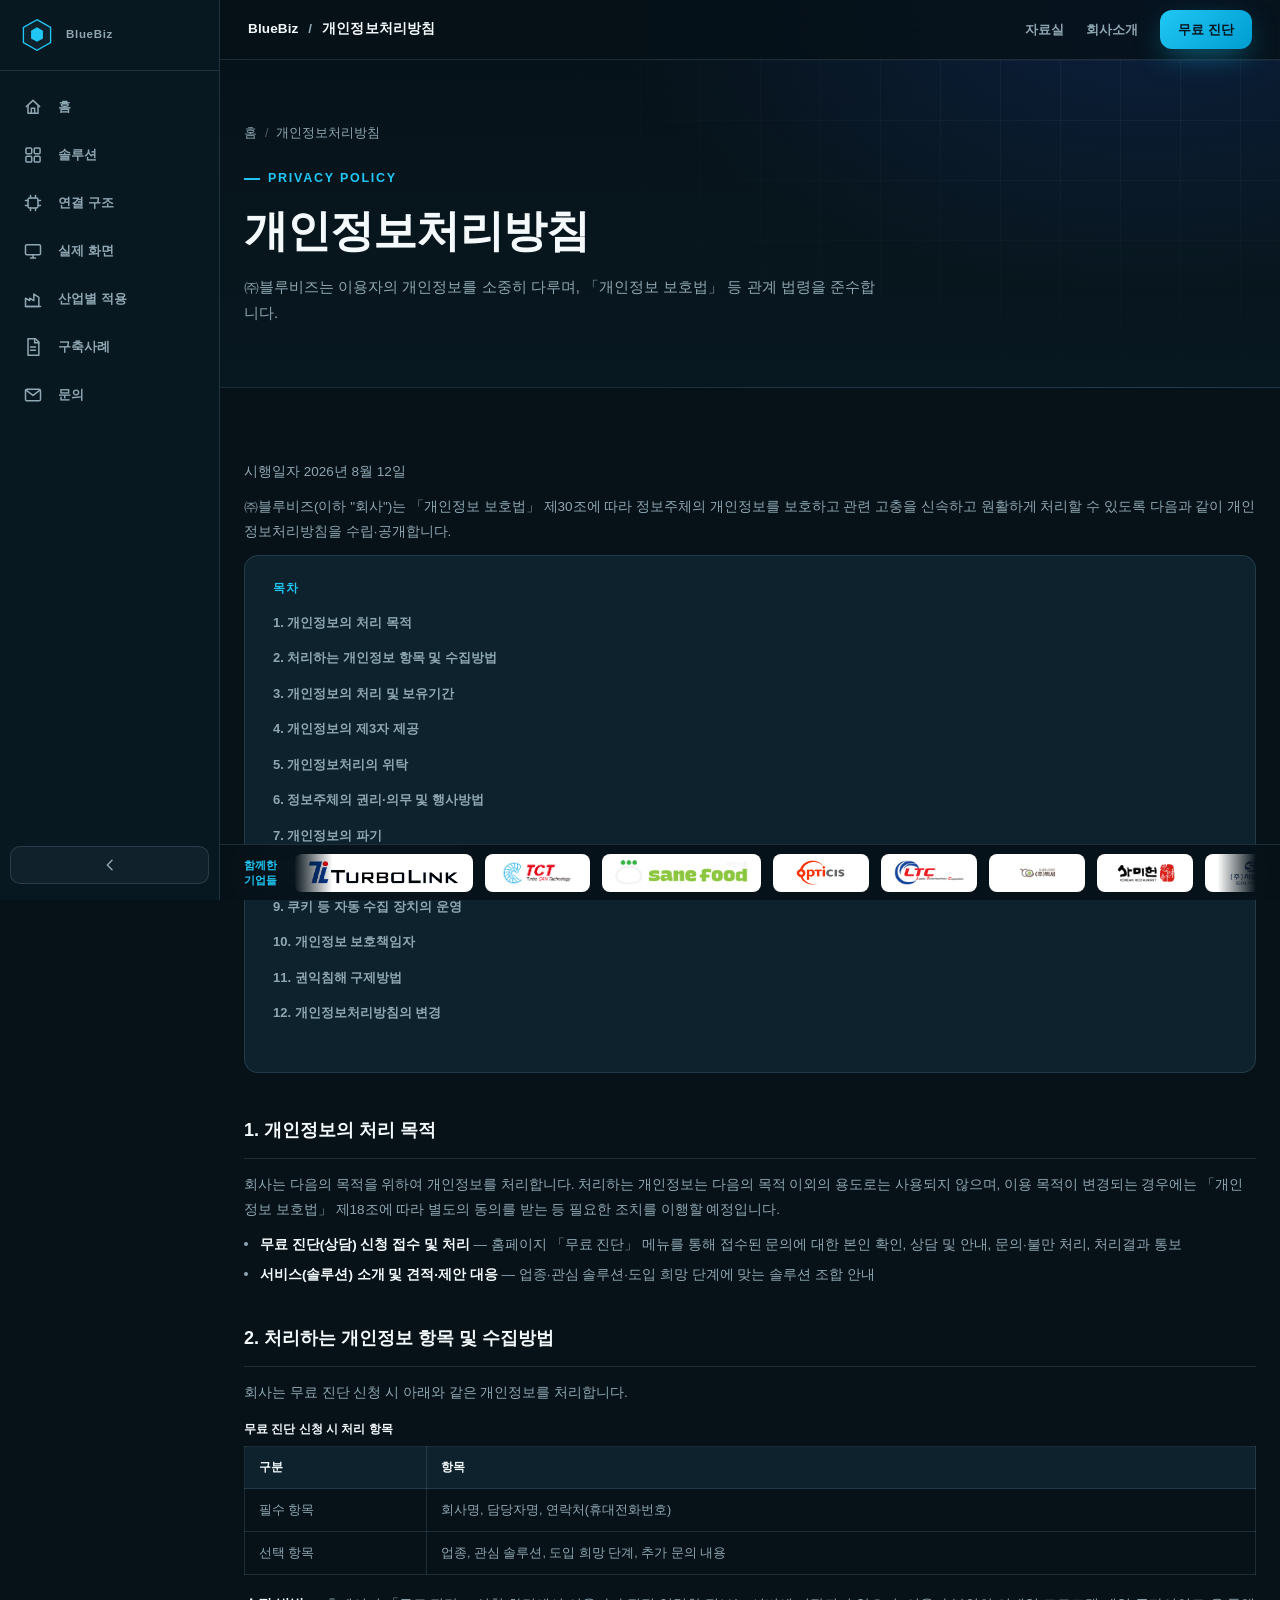
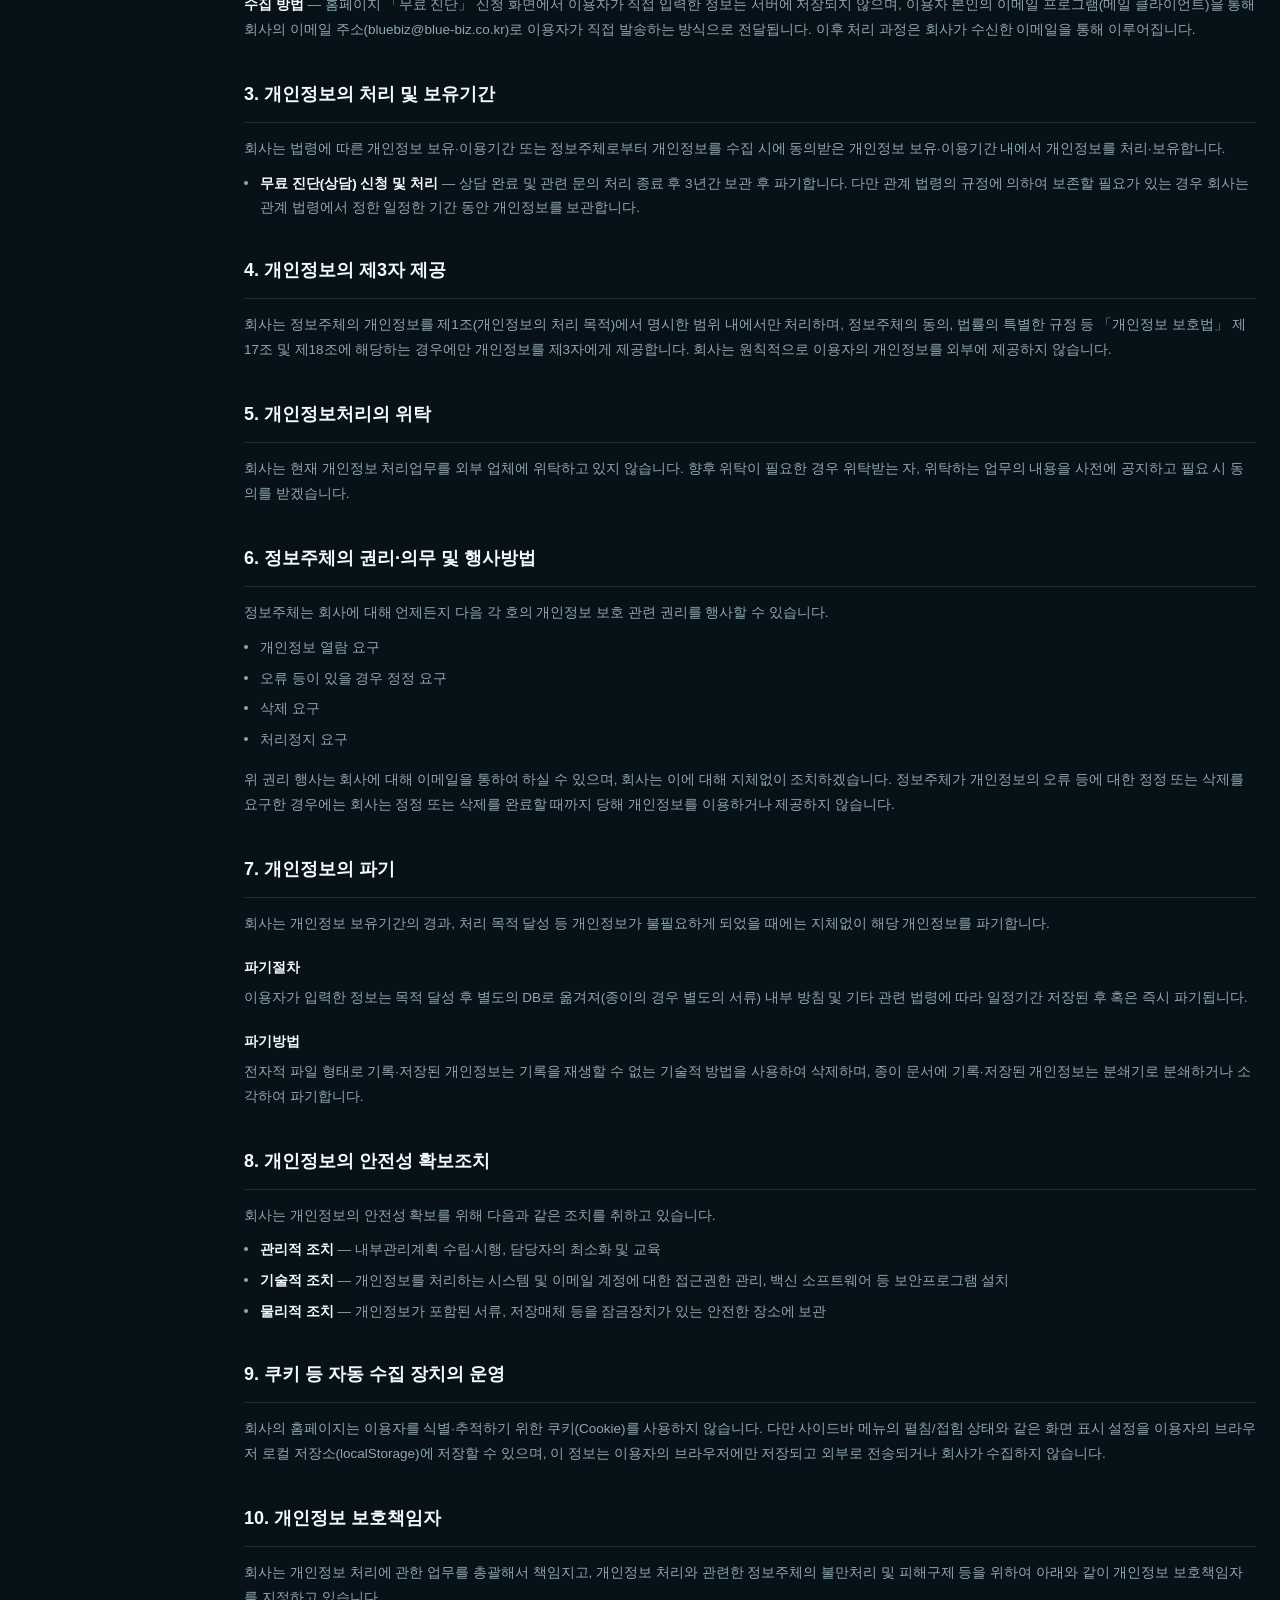
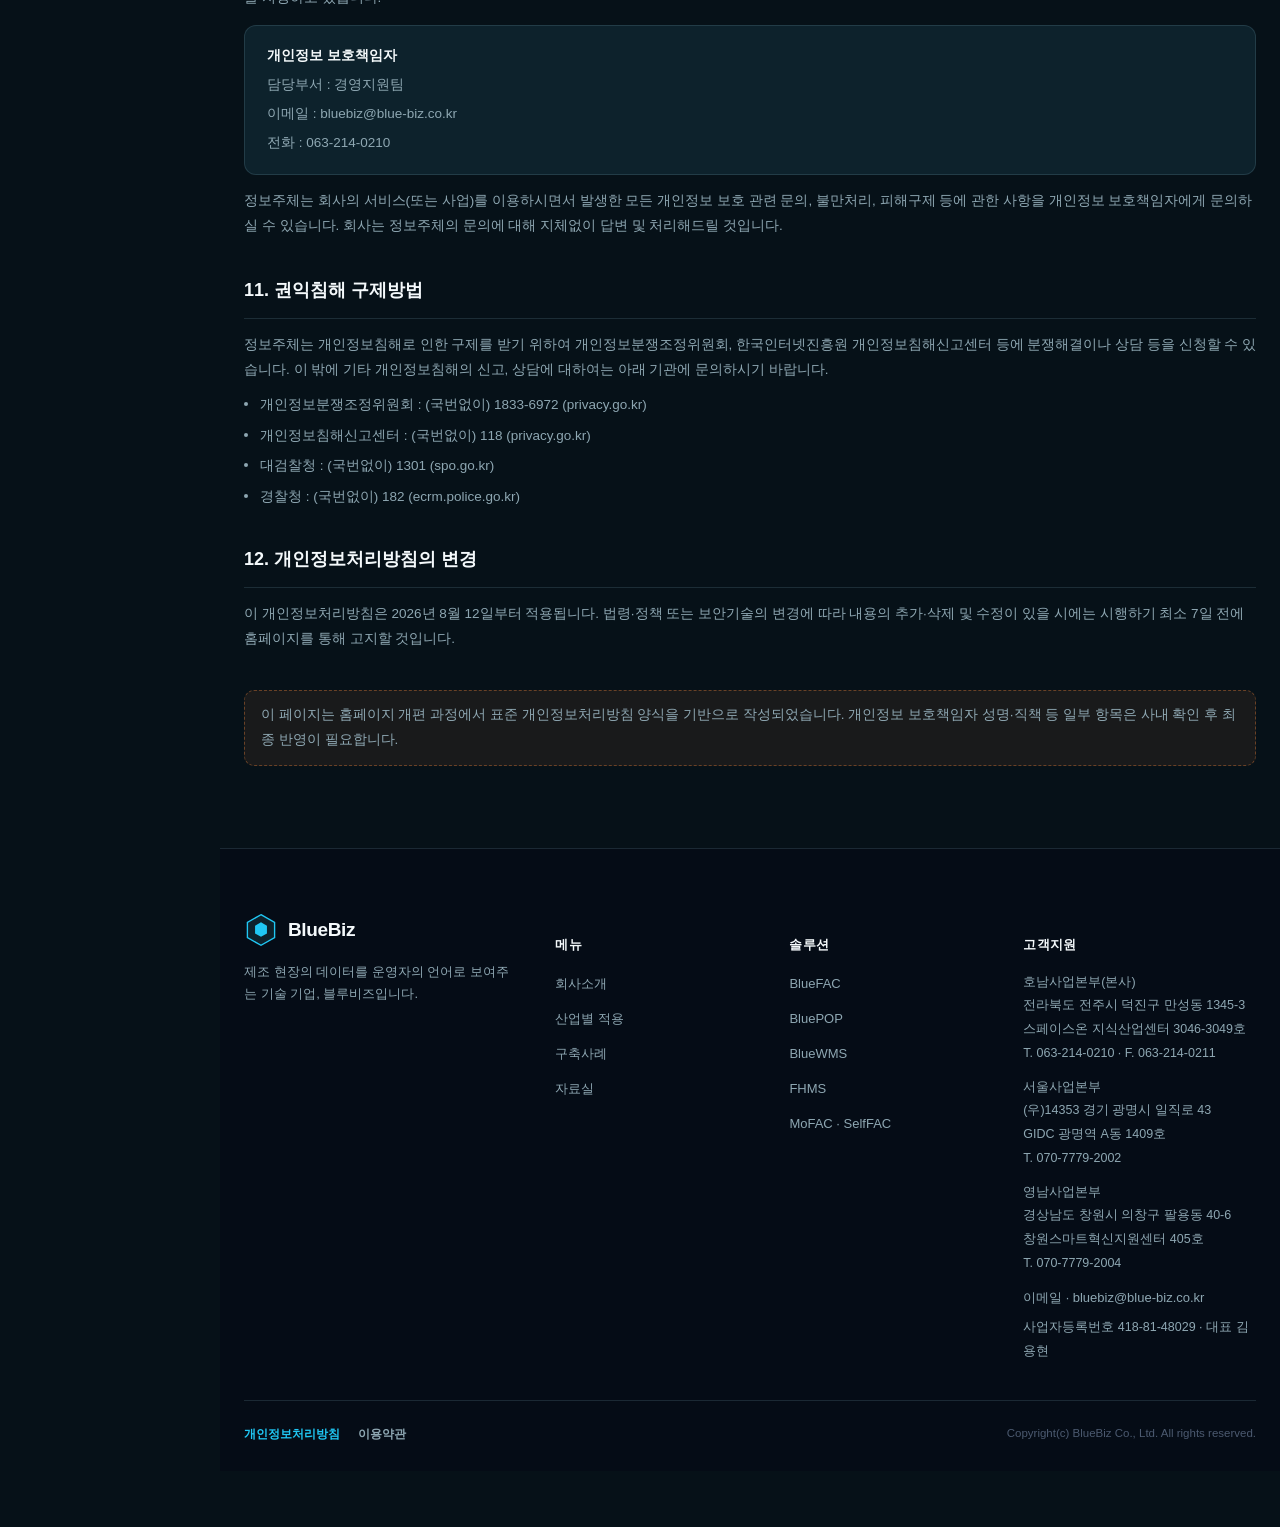
<file: pages/privacy-policy.html>
<!doctype html>
<html lang="ko">
<head>
<meta charset="UTF-8">
<meta name="viewport" content="width=device-width, initial-scale=1, viewport-fit=cover">
<title>개인정보처리방침 | 블루비즈</title>
<meta name="description" content="㈜블루비즈 개인정보처리방침 — 무료 진단 신청 시 처리되는 개인정보의 수집 항목, 목적, 보유기간과 정보주체의 권리를 안내합니다.">
<meta name="theme-color" content="#061118">
<meta property="og:type" content="website">
<meta property="og:title" content="개인정보처리방침 | 블루비즈">
<meta property="og:description" content="㈜블루비즈 개인정보처리방침을 확인하세요.">
<meta property="og:url" content="https://www.blue-biz.co.kr/pages/privacy-policy.html">
<meta property="og:locale" content="ko_KR">
<link rel="icon" href="../assets/img/favicon.ico">
<link rel="stylesheet" href="../assets/css/style.css">
</head>
<body data-page="privacy">
<a class="skip-link" href="#main">본문 바로가기</a>

<svg style="display:none" aria-hidden="true">
  <symbol id="ic-home" viewBox="0 0 24 24" fill="none" stroke="currentColor" stroke-width="1.8"><path d="M4 11.5 12 4l8 7.5" stroke-linecap="round" stroke-linejoin="round"/><path d="M6 10v9.5h12V10" stroke-linejoin="round"/><path d="M10 19.5v-6h4v6" stroke-linejoin="round"/></symbol>
  <symbol id="ic-grid" viewBox="0 0 24 24" fill="none" stroke="currentColor" stroke-width="1.8"><rect x="3.5" y="3.5" width="7" height="7" rx="1.4"/><rect x="13.5" y="3.5" width="7" height="7" rx="1.4"/><rect x="3.5" y="13.5" width="7" height="7" rx="1.4"/><rect x="13.5" y="13.5" width="7" height="7" rx="1.4"/></symbol>
  <symbol id="ic-monitor" viewBox="0 0 24 24" fill="none" stroke="currentColor" stroke-width="1.8"><rect x="3" y="4.5" width="18" height="12" rx="1.6"/><path d="M9 20.5h6M12 16.5v4" stroke-linecap="round"/></symbol>
  <symbol id="ic-chevron" viewBox="0 0 24 24" fill="none" stroke="currentColor" stroke-width="2.2"><path d="M9 5l7 7-7 7" stroke-linecap="round" stroke-linejoin="round"/></symbol>
  <symbol id="ic-menu" viewBox="0 0 24 24" fill="none" stroke="currentColor" stroke-width="1.8"><path d="M4 7h16M4 12h16M4 17h16" stroke-linecap="round"/></symbol>
  <symbol id="ic-close" viewBox="0 0 24 24" fill="none" stroke="currentColor" stroke-width="1.8"><path d="M6 6l12 12M18 6 6 18" stroke-linecap="round"/></symbol>
  <symbol id="ic-factory" viewBox="0 0 24 24" fill="none" stroke="currentColor" stroke-width="1.8"><path d="M3 21V11l5 3v-3l5 3V6l6 4v11H3Z" stroke-linejoin="round"/><path d="M3 21h18" stroke-linecap="round"/></symbol>
  <symbol id="ic-doc" viewBox="0 0 24 24" fill="none" stroke="currentColor" stroke-width="1.8"><path d="M6 2h9l4 4v16H6V2Z" stroke-linejoin="round"/><path d="M14 2v5h5M9 12h6M9 16h6" stroke-linecap="round"/></symbol>
  <symbol id="ic-mail" viewBox="0 0 24 24" fill="none" stroke="currentColor" stroke-width="1.8"><rect x="3" y="5" width="18" height="14" rx="2"/><path d="m4 6.5 8 6 8-6" stroke-linecap="round" stroke-linejoin="round"/></symbol>
  <symbol id="ic-cpu" viewBox="0 0 24 24" fill="none" stroke="currentColor" stroke-width="1.8"><rect x="6" y="6" width="12" height="12" rx="2"/><path d="M9 3v3M15 3v3M9 18v3M15 18v3M3 9h3M3 15h3M18 9h3M18 15h3" stroke-linecap="round"/></symbol>
</svg>

<aside class="app-sidebar is-expanded" id="appSidebar">
  <div class="sidebar-top">
    <a href="../index.html" class="logo" aria-label="블루비즈 홈으로 이동">
      <span class="mark"><svg viewBox="0 0 40 40" fill="none"><path d="M20 2 36 11v18L20 38 4 29V11L20 2Z" fill="#0D222C" stroke="#20C7F4" stroke-width="1.6"/><path d="M13 24V15l7-4 7 4v9l-7 4-7-4Z" fill="#20C7F4"/></svg></span>
      <span class="sidebar-logo-text">BlueBiz</span>
    </a>
  </div>
  <nav class="sidebar-nav" aria-label="주요 메뉴">
    <a href="../index.html" data-nav="home" data-tooltip="홈"><span class="s-icon"><svg><use href="#ic-home"/></svg></span><span class="s-label">홈</span></a>
    <a href="solutions.html" data-nav="solutions" data-tooltip="솔루션"><span class="s-icon"><svg><use href="#ic-grid"/></svg></span><span class="s-label">솔루션</span></a>
    <a href="flow.html" data-nav="flow" data-tooltip="연결 구조"><span class="s-icon"><svg><use href="#ic-cpu"/></svg></span><span class="s-label">연결 구조</span></a>
    <a href="proof.html" data-nav="proof" data-tooltip="실제 화면"><span class="s-icon"><svg><use href="#ic-monitor"/></svg></span><span class="s-label">실제 화면</span></a>
    <a href="industries.html" data-nav="industries" data-tooltip="산업별 적용"><span class="s-icon"><svg><use href="#ic-factory"/></svg></span><span class="s-label">산업별 적용</span></a>
    <a href="cases.html" data-nav="cases" data-tooltip="구축사례"><span class="s-icon"><svg><use href="#ic-doc"/></svg></span><span class="s-label">구축사례</span></a>
    <a href="contact.html" data-nav="contact" data-tooltip="문의"><span class="s-icon"><svg><use href="#ic-mail"/></svg></span><span class="s-label">문의</span></a>
  </nav>
  <button class="sidebar-toggle" id="sidebarToggle" aria-label="사이드바 접기/펼치기" aria-pressed="true" type="button">
    <svg><use href="#ic-chevron"/></svg>
  </button>
</aside>

<div class="app-topbar">
  <div class="topbar-left">BlueBiz <span>/</span> 개인정보처리방침</div>
  <div class="topbar-right">
    <a href="resources.html">자료실</a>
    <a href="about.html">회사소개</a>
    <a href="contact.html" class="btn btn-primary">무료 진단</a>
  </div>
</div>

<div class="mobile-header">
  <a href="../index.html" class="logo"><span class="mark"><svg viewBox="0 0 40 40" fill="none"><path d="M20 2 36 11v18L20 38 4 29V11L20 2Z" fill="#0D222C" stroke="#20C7F4" stroke-width="1.6"/><path d="M13 24V15l7-4 7 4v9l-7 4-7-4Z" fill="#20C7F4"/></svg></span>BlueBiz</a>
  <div style="display:flex;align-items:center;gap:8px;">
    <a href="contact.html" class="btn btn-primary" style="padding:9px 14px;font-size:12.5px;">무료 진단</a>
    <button class="hamburger" id="mobileDrawerToggle" aria-label="메뉴 열기" aria-expanded="false" aria-controls="mobileDrawer" type="button"><svg><use href="#ic-menu"/></svg></button>
  </div>
</div>

<div class="mobile-drawer" id="mobileDrawer" role="dialog" aria-modal="true" aria-label="모바일 메뉴">
  <div class="mobile-drawer-top">
    <span class="logo"><span class="mark"><svg viewBox="0 0 40 40" fill="none"><path d="M20 2 36 11v18L20 38 4 29V11L20 2Z" fill="#0D222C" stroke="#20C7F4" stroke-width="1.6"/><path d="M13 24V15l7-4 7 4v9l-7 4-7-4Z" fill="#20C7F4"/></svg></span>BlueBiz</span>
    <button class="hamburger" id="mobileDrawerClose" aria-label="메뉴 닫기" type="button"><svg><use href="#ic-close"/></svg></button>
  </div>
  <nav aria-label="모바일 메뉴">
    <a href="../index.html" data-nav="home"><svg><use href="#ic-home"/></svg>홈</a>
    <a href="solutions.html" data-nav="solutions"><svg><use href="#ic-grid"/></svg>솔루션</a>
    <a href="industries.html" data-nav="industries"><svg><use href="#ic-factory"/></svg>산업별 적용</a>
    <a href="cases.html" data-nav="cases"><svg><use href="#ic-doc"/></svg>구축사례</a>
    <a href="resources.html" data-nav="resources"><svg><use href="#ic-doc"/></svg>자료실</a>
    <a href="about.html" data-nav="about"><svg><use href="#ic-home"/></svg>회사소개</a>
    <a href="contact.html" data-nav="contact"><svg><use href="#ic-mail"/></svg>문의</a>
  </nav>
  <a href="contact.html" class="btn btn-primary btn-block">무료 진단 신청</a>
</div>

<div class="partner-strip" data-needs-verification="true">
  <span class="partner-strip-label">함께한<br>기업들</span>
  <div class="partner-marquee">
    <div class="partner-logo-track">
      <div class="partner-logo-item"><span class="partner-logo-box" title="터보링크"><img src="../assets/img/logos/turbolink-logo.png" alt="터보링크" loading="eager"></span></div>
      <div class="partner-logo-item"><a class="partner-logo-link" href="http://mes.tct.co.kr" target="_blank" rel="noopener noreferrer" title="TCT 운영 화면 (새 창)"><span class="partner-logo-box" title="TCT"><img src="../assets/img/logos/tct-logo.png" alt="TCT" loading="eager"></span></a></div>
      <div class="partner-logo-item"><a class="partner-logo-link" href="http://211.225.116.167:8080" target="_blank" rel="noopener noreferrer" title="(주)세인식품 운영 화면 (새 창)"><span class="partner-logo-box" title="(주)세인식품"><img src="../assets/img/logos/seine-food.png" alt="(주)세인식품" loading="eager"></span></a></div>
      <div class="partner-logo-item"><a class="partner-logo-link" href="http://192.168.0.8/publish.htm" target="_blank" rel="noopener noreferrer" title="옵티시스 운영 화면 (새 창)"><span class="partner-logo-box" title="옵티시스"><img src="../assets/img/logos/opticis.webp" alt="옵티시스" loading="eager"></span></a></div>
      <div class="partner-logo-item"><a class="partner-logo-link" href="http://ltc.iptime.org" target="_blank" rel="noopener noreferrer" title="(주)엘티씨 운영 화면 (새 창)"><span class="partner-logo-box" title="(주)엘티씨"><img src="../assets/img/logos/ltc.jpg" alt="(주)엘티씨" loading="eager"></span></a></div>
      <div class="partner-logo-item"><a class="partner-logo-link" href="http://baeksemes.iptime.org" target="_blank" rel="noopener noreferrer" title="백세 운영 화면 (새 창)"><span class="partner-logo-box" title="백세"><img src="../assets/img/logos/baekse.png" alt="백세" loading="eager"></span></a></div>
      <div class="partner-logo-item"><a class="partner-logo-link" href="http://gupanjang.iptime.org" target="_blank" rel="noopener noreferrer" title="갈비구판장(사미헌) 운영 화면 (새 창)"><span class="partner-logo-box" title="갈비구판장(사미헌)"><img src="../assets/img/logos/samiheon.png" alt="갈비구판장(사미헌)" loading="eager"></span></a></div>
      <div class="partner-logo-item"><a class="partner-logo-link" href="http://seoilmes.tplinkdns.com" target="_blank" rel="noopener noreferrer" title="서일퍼시픽 운영 화면 (새 창)"><span class="partner-logo-box" title="서일퍼시픽"><img src="../assets/img/logos/seoil-pacific.jpg" alt="서일퍼시픽" loading="eager"></span></a></div>
      <div class="partner-logo-item"><a class="partner-logo-link" href="http://49.247.42.249" target="_blank" rel="noopener noreferrer" title="쓰리축코리아 운영 화면 (새 창)"><span class="partner-logo-box" title="쓰리축코리아"><img src="../assets/img/logos/3axis-korea.png" alt="쓰리축코리아" loading="eager"></span></a></div>
      <div class="partner-logo-item"><a class="partner-logo-link" href="http://jcr.blue-biz.kr" target="_blank" rel="noopener noreferrer" title="제형센터 운영 화면 (새 창)"><span class="partner-logo-box partner-logo-text" title="제형센터">제형센터</span></a></div>
      <div class="partner-logo-item"><a class="partner-logo-link" href="http://220.124.57.100:4000" target="_blank" rel="noopener noreferrer" title="쌍영방적 운영 화면 (새 창)"><span class="partner-logo-box" title="쌍영방적"><img src="../assets/img/logos/ssangyoung.png" alt="쌍영방적" loading="eager"></span></a></div>
      <div class="partner-logo-item"><a class="partner-logo-link" href="http://49.247.40.190" target="_blank" rel="noopener noreferrer" title="농업회사법인 (주)포렘 운영 화면 (새 창)"><span class="partner-logo-box" title="농업회사법인 (주)포렘"><img src="../assets/img/logos/forem.jpg" alt="농업회사법인 (주)포렘" loading="eager"></span></a></div>
      <div class="partner-logo-item"><a class="partner-logo-link" href="http://49.247.42.104" target="_blank" rel="noopener noreferrer" title="아이버스 운영 화면 (새 창)"><span class="partner-logo-box" title="아이버스"><img src="../assets/img/logos/ivers.jpg" alt="아이버스" loading="eager"></span></a></div>
      <div class="partner-logo-item"><a class="partner-logo-link" href="http://49.247.46.134" target="_blank" rel="noopener noreferrer" title="새만금화학(주) 운영 화면 (새 창)"><span class="partner-logo-box" title="새만금화학(주)"><img src="../assets/img/logos/saemangeum-chem.png" alt="새만금화학(주)" loading="eager"></span></a></div>
      <div class="partner-logo-item"><a class="partner-logo-link" href="http://115.68.228.213" target="_blank" rel="noopener noreferrer" title="신광식품(3공장) 운영 화면 (새 창)"><span class="partner-logo-box" title="신광식품(3공장)"><img src="../assets/img/logos/shinkwang-3rd.png" alt="신광식품(3공장)" loading="eager"></span></a></div>
      <div class="partner-logo-item"><a class="partner-logo-link" href="http://49.247.172.145" target="_blank" rel="noopener noreferrer" title="바로군 운영 화면 (새 창)"><span class="partner-logo-box" title="바로군"><img src="../assets/img/logos/barogun.jpg" alt="바로군" loading="eager"></span></a></div>
      <div class="partner-logo-item"><a class="partner-logo-link" href="http://hwasan4.iptime.org" target="_blank" rel="noopener noreferrer" title="화산 운영 화면 (새 창)"><span class="partner-logo-box partner-logo-text" title="화산">화산</span></a></div>
      <div class="partner-logo-item"><a class="partner-logo-link" href="http://220.84.77.121" target="_blank" rel="noopener noreferrer" title="(주)용진정밀 운영 화면 (새 창)"><span class="partner-logo-box" title="(주)용진정밀"><img src="../assets/img/logos/yongjin.png" alt="(주)용진정밀" loading="eager"></span></a></div>
      <div class="partner-logo-item"><a class="partner-logo-link" href="http://brmilk-mes.iptime.org" target="_blank" rel="noopener noreferrer" title="보령우유(주) 운영 화면 (새 창)"><span class="partner-logo-box" title="보령우유(주)"><img src="../assets/img/logos/boryeong-milk.png" alt="보령우유(주)" loading="eager"></span></a></div>
      <div class="partner-logo-item"><a class="partner-logo-link" href="http://49.247.174.67" target="_blank" rel="noopener noreferrer" title="이피캠텍 운영 화면 (새 창)"><span class="partner-logo-box" title="이피캠텍"><img src="../assets/img/logos/epcamtech.png" alt="이피캠텍" loading="eager"></span></a></div>
      <div class="partner-logo-item"><a class="partner-logo-link" href="http://49.247.37.216" target="_blank" rel="noopener noreferrer" title="참사랑에프앤비 운영 화면 (새 창)"><span class="partner-logo-box partner-logo-text" title="참사랑에프앤비">참사랑에프앤비</span></a></div>
      <div class="partner-logo-item"><a class="partner-logo-link" href="http://chambadames.iptime.org" target="_blank" rel="noopener noreferrer" title="참바다&amp;온쿡 운영 화면 (새 창)"><span class="partner-logo-box" title="참바다&amp;온쿡"><img src="../assets/img/logos/chambada.png" alt="참바다&amp;온쿡" loading="eager"></span></a></div>
      <div class="partner-logo-item"><a class="partner-logo-link" href="http://mes.jellomi.co.kr" target="_blank" rel="noopener noreferrer" title="데코리아 운영 화면 (새 창)"><span class="partner-logo-box" title="데코리아"><img src="../assets/img/logos/decoria.png" alt="데코리아" loading="eager"></span></a></div>
      <div class="partner-logo-item"><a class="partner-logo-link" href="http://dongyoungmes.iptime.org" target="_blank" rel="noopener noreferrer" title="동영금속 운영 화면 (새 창)"><span class="partner-logo-box" title="동영금속"><img src="../assets/img/logos/dongyoung.png" alt="동영금속" loading="eager"></span></a></div>
      <div class="partner-logo-item"><a class="partner-logo-link" href="http://hunhun-mes.iptime.org" target="_blank" rel="noopener noreferrer" title="훈훈 운영 화면 (새 창)"><span class="partner-logo-box" title="훈훈"><img src="../assets/img/logos/hunhun.jpg" alt="훈훈" loading="eager"></span></a></div>
      <div class="partner-logo-item"><a class="partner-logo-link" href="http://woonam.iptime.org" target="_blank" rel="noopener noreferrer" title="(주)우남기공 운영 화면 (새 창)"><span class="partner-logo-box" title="(주)우남기공"><img src="../assets/img/logos/woonam.gif" alt="(주)우남기공" loading="eager"></span></a></div>
      <div class="partner-logo-item"><a class="partner-logo-link" href="http://daeyangmes.iptime.org" target="_blank" rel="noopener noreferrer" title="대양물산 운영 화면 (새 창)"><span class="partner-logo-box" title="대양물산"><img src="../assets/img/logos/daeyang.png" alt="대양물산" loading="eager"></span></a></div>
      <div class="partner-logo-item"><a class="partner-logo-link" href="http://tkmes.iptime.org" target="_blank" rel="noopener noreferrer" title="태광 운영 화면 (새 창)"><span class="partner-logo-box" title="태광"><img src="../assets/img/logos/taekwang.png" alt="태광" loading="eager"></span></a></div>
      <div class="partner-logo-item"><a class="partner-logo-link" href="http://saerombnf.iptime.org" target="_blank" rel="noopener noreferrer" title="새롬비앤에프 운영 화면 (새 창)"><span class="partner-logo-box" title="새롬비앤에프"><img src="../assets/img/logos/saerom-bnf.jpg" alt="새롬비앤에프" loading="eager"></span></a></div>
      <div class="partner-logo-item"><a class="partner-logo-link" href="http://soulnature.iptime.org" target="_blank" rel="noopener noreferrer" title="소울네이처푸드 운영 화면 (새 창)"><span class="partner-logo-box" title="소울네이처푸드"><img src="../assets/img/logos/soulnature.svg" alt="소울네이처푸드" loading="eager"></span></a></div>
      <div class="partner-logo-item"><a class="partner-logo-link" href="http://skfmes.iptime.org" target="_blank" rel="noopener noreferrer" title="(주)신광식품 운영 화면 (새 창)"><span class="partner-logo-box" title="(주)신광식품"><img src="../assets/img/logos/shinkwang.png" alt="(주)신광식품" loading="eager"></span></a></div>
      <div class="partner-logo-item"><a class="partner-logo-link" href="http://gschemi.iptime.org" target="_blank" rel="noopener noreferrer" title="금성화학 운영 화면 (새 창)"><span class="partner-logo-box" title="금성화학"><img src="../assets/img/logos/geumsung-chem.gif" alt="금성화학" loading="eager"></span></a></div>
      <div class="partner-logo-item"><a class="partner-logo-link" href="http://49.247.173.22" target="_blank" rel="noopener noreferrer" title="성원엘리베이터 운영 화면 (새 창)"><span class="partner-logo-box" title="성원엘리베이터"><img src="../assets/img/logos/sungwon-elevator.jpg" alt="성원엘리베이터" loading="eager"></span></a></div>
      <div class="partner-logo-item"><a class="partner-logo-link" href="http://115.68.199.46" target="_blank" rel="noopener noreferrer" title="(주)지원테크 운영 화면 (새 창)"><span class="partner-logo-box" title="(주)지원테크"><img src="../assets/img/logos/jiwon-tech.jpg" alt="(주)지원테크" loading="eager"></span></a></div>
      <div class="partner-logo-item"><a class="partner-logo-link" href="http://isaac-mes.iptime.org" target="_blank" rel="noopener noreferrer" title="이삭식품 운영 화면 (새 창)"><span class="partner-logo-box" title="이삭식품"><img src="../assets/img/logos/isaac-food.png" alt="이삭식품" loading="eager"></span></a></div>
      <div class="partner-logo-item"><a class="partner-logo-link" href="http://mes.beobe.kr" target="_blank" rel="noopener noreferrer" title="베오베 운영 화면 (새 창)"><span class="partner-logo-box" title="베오베"><img src="../assets/img/logos/beobe.png" alt="베오베" loading="eager"></span></a></div>
      <div class="partner-logo-item"><a class="partner-logo-link" href="http://49.247.169.186" target="_blank" rel="noopener noreferrer" title="나눔정밀 운영 화면 (새 창)"><span class="partner-logo-box" title="나눔정밀"><img src="../assets/img/logos/nanum.png" alt="나눔정밀" loading="eager"></span></a></div>
      <div class="partner-logo-item"><span class="partner-logo-box" title="터보링크"><img src="../assets/img/logos/turbolink-logo.png" alt="터보링크" loading="eager"></span></div>
      <div class="partner-logo-item"><a class="partner-logo-link" href="http://mes.tct.co.kr" target="_blank" rel="noopener noreferrer" title="TCT 운영 화면 (새 창)"><span class="partner-logo-box" title="TCT"><img src="../assets/img/logos/tct-logo.png" alt="TCT" loading="eager"></span></a></div>
      <div class="partner-logo-item"><a class="partner-logo-link" href="http://211.225.116.167:8080" target="_blank" rel="noopener noreferrer" title="(주)세인식품 운영 화면 (새 창)"><span class="partner-logo-box" title="(주)세인식품"><img src="../assets/img/logos/seine-food.png" alt="(주)세인식품" loading="eager"></span></a></div>
      <div class="partner-logo-item"><a class="partner-logo-link" href="http://192.168.0.8/publish.htm" target="_blank" rel="noopener noreferrer" title="옵티시스 운영 화면 (새 창)"><span class="partner-logo-box" title="옵티시스"><img src="../assets/img/logos/opticis.webp" alt="옵티시스" loading="eager"></span></a></div>
      <div class="partner-logo-item"><a class="partner-logo-link" href="http://ltc.iptime.org" target="_blank" rel="noopener noreferrer" title="(주)엘티씨 운영 화면 (새 창)"><span class="partner-logo-box" title="(주)엘티씨"><img src="../assets/img/logos/ltc.jpg" alt="(주)엘티씨" loading="eager"></span></a></div>
      <div class="partner-logo-item"><a class="partner-logo-link" href="http://baeksemes.iptime.org" target="_blank" rel="noopener noreferrer" title="백세 운영 화면 (새 창)"><span class="partner-logo-box" title="백세"><img src="../assets/img/logos/baekse.png" alt="백세" loading="eager"></span></a></div>
      <div class="partner-logo-item"><a class="partner-logo-link" href="http://gupanjang.iptime.org" target="_blank" rel="noopener noreferrer" title="갈비구판장(사미헌) 운영 화면 (새 창)"><span class="partner-logo-box" title="갈비구판장(사미헌)"><img src="../assets/img/logos/samiheon.png" alt="갈비구판장(사미헌)" loading="eager"></span></a></div>
      <div class="partner-logo-item"><a class="partner-logo-link" href="http://seoilmes.tplinkdns.com" target="_blank" rel="noopener noreferrer" title="서일퍼시픽 운영 화면 (새 창)"><span class="partner-logo-box" title="서일퍼시픽"><img src="../assets/img/logos/seoil-pacific.jpg" alt="서일퍼시픽" loading="eager"></span></a></div>
      <div class="partner-logo-item"><a class="partner-logo-link" href="http://49.247.42.249" target="_blank" rel="noopener noreferrer" title="쓰리축코리아 운영 화면 (새 창)"><span class="partner-logo-box" title="쓰리축코리아"><img src="../assets/img/logos/3axis-korea.png" alt="쓰리축코리아" loading="eager"></span></a></div>
      <div class="partner-logo-item"><a class="partner-logo-link" href="http://jcr.blue-biz.kr" target="_blank" rel="noopener noreferrer" title="제형센터 운영 화면 (새 창)"><span class="partner-logo-box partner-logo-text" title="제형센터">제형센터</span></a></div>
      <div class="partner-logo-item"><a class="partner-logo-link" href="http://220.124.57.100:4000" target="_blank" rel="noopener noreferrer" title="쌍영방적 운영 화면 (새 창)"><span class="partner-logo-box" title="쌍영방적"><img src="../assets/img/logos/ssangyoung.png" alt="쌍영방적" loading="eager"></span></a></div>
      <div class="partner-logo-item"><a class="partner-logo-link" href="http://49.247.40.190" target="_blank" rel="noopener noreferrer" title="농업회사법인 (주)포렘 운영 화면 (새 창)"><span class="partner-logo-box" title="농업회사법인 (주)포렘"><img src="../assets/img/logos/forem.jpg" alt="농업회사법인 (주)포렘" loading="eager"></span></a></div>
      <div class="partner-logo-item"><a class="partner-logo-link" href="http://49.247.42.104" target="_blank" rel="noopener noreferrer" title="아이버스 운영 화면 (새 창)"><span class="partner-logo-box" title="아이버스"><img src="../assets/img/logos/ivers.jpg" alt="아이버스" loading="eager"></span></a></div>
      <div class="partner-logo-item"><a class="partner-logo-link" href="http://49.247.46.134" target="_blank" rel="noopener noreferrer" title="새만금화학(주) 운영 화면 (새 창)"><span class="partner-logo-box" title="새만금화학(주)"><img src="../assets/img/logos/saemangeum-chem.png" alt="새만금화학(주)" loading="eager"></span></a></div>
      <div class="partner-logo-item"><a class="partner-logo-link" href="http://115.68.228.213" target="_blank" rel="noopener noreferrer" title="신광식품(3공장) 운영 화면 (새 창)"><span class="partner-logo-box" title="신광식품(3공장)"><img src="../assets/img/logos/shinkwang-3rd.png" alt="신광식품(3공장)" loading="eager"></span></a></div>
      <div class="partner-logo-item"><a class="partner-logo-link" href="http://49.247.172.145" target="_blank" rel="noopener noreferrer" title="바로군 운영 화면 (새 창)"><span class="partner-logo-box" title="바로군"><img src="../assets/img/logos/barogun.jpg" alt="바로군" loading="eager"></span></a></div>
      <div class="partner-logo-item"><a class="partner-logo-link" href="http://hwasan4.iptime.org" target="_blank" rel="noopener noreferrer" title="화산 운영 화면 (새 창)"><span class="partner-logo-box partner-logo-text" title="화산">화산</span></a></div>
      <div class="partner-logo-item"><a class="partner-logo-link" href="http://220.84.77.121" target="_blank" rel="noopener noreferrer" title="(주)용진정밀 운영 화면 (새 창)"><span class="partner-logo-box" title="(주)용진정밀"><img src="../assets/img/logos/yongjin.png" alt="(주)용진정밀" loading="eager"></span></a></div>
      <div class="partner-logo-item"><a class="partner-logo-link" href="http://brmilk-mes.iptime.org" target="_blank" rel="noopener noreferrer" title="보령우유(주) 운영 화면 (새 창)"><span class="partner-logo-box" title="보령우유(주)"><img src="../assets/img/logos/boryeong-milk.png" alt="보령우유(주)" loading="eager"></span></a></div>
      <div class="partner-logo-item"><a class="partner-logo-link" href="http://49.247.174.67" target="_blank" rel="noopener noreferrer" title="이피캠텍 운영 화면 (새 창)"><span class="partner-logo-box" title="이피캠텍"><img src="../assets/img/logos/epcamtech.png" alt="이피캠텍" loading="eager"></span></a></div>
      <div class="partner-logo-item"><a class="partner-logo-link" href="http://49.247.37.216" target="_blank" rel="noopener noreferrer" title="참사랑에프앤비 운영 화면 (새 창)"><span class="partner-logo-box partner-logo-text" title="참사랑에프앤비">참사랑에프앤비</span></a></div>
      <div class="partner-logo-item"><a class="partner-logo-link" href="http://chambadames.iptime.org" target="_blank" rel="noopener noreferrer" title="참바다&amp;온쿡 운영 화면 (새 창)"><span class="partner-logo-box" title="참바다&amp;온쿡"><img src="../assets/img/logos/chambada.png" alt="참바다&amp;온쿡" loading="eager"></span></a></div>
      <div class="partner-logo-item"><a class="partner-logo-link" href="http://mes.jellomi.co.kr" target="_blank" rel="noopener noreferrer" title="데코리아 운영 화면 (새 창)"><span class="partner-logo-box" title="데코리아"><img src="../assets/img/logos/decoria.png" alt="데코리아" loading="eager"></span></a></div>
      <div class="partner-logo-item"><a class="partner-logo-link" href="http://dongyoungmes.iptime.org" target="_blank" rel="noopener noreferrer" title="동영금속 운영 화면 (새 창)"><span class="partner-logo-box" title="동영금속"><img src="../assets/img/logos/dongyoung.png" alt="동영금속" loading="eager"></span></a></div>
      <div class="partner-logo-item"><a class="partner-logo-link" href="http://hunhun-mes.iptime.org" target="_blank" rel="noopener noreferrer" title="훈훈 운영 화면 (새 창)"><span class="partner-logo-box" title="훈훈"><img src="../assets/img/logos/hunhun.jpg" alt="훈훈" loading="eager"></span></a></div>
      <div class="partner-logo-item"><a class="partner-logo-link" href="http://woonam.iptime.org" target="_blank" rel="noopener noreferrer" title="(주)우남기공 운영 화면 (새 창)"><span class="partner-logo-box" title="(주)우남기공"><img src="../assets/img/logos/woonam.gif" alt="(주)우남기공" loading="eager"></span></a></div>
      <div class="partner-logo-item"><a class="partner-logo-link" href="http://daeyangmes.iptime.org" target="_blank" rel="noopener noreferrer" title="대양물산 운영 화면 (새 창)"><span class="partner-logo-box" title="대양물산"><img src="../assets/img/logos/daeyang.png" alt="대양물산" loading="eager"></span></a></div>
      <div class="partner-logo-item"><a class="partner-logo-link" href="http://tkmes.iptime.org" target="_blank" rel="noopener noreferrer" title="태광 운영 화면 (새 창)"><span class="partner-logo-box" title="태광"><img src="../assets/img/logos/taekwang.png" alt="태광" loading="eager"></span></a></div>
      <div class="partner-logo-item"><a class="partner-logo-link" href="http://saerombnf.iptime.org" target="_blank" rel="noopener noreferrer" title="새롬비앤에프 운영 화면 (새 창)"><span class="partner-logo-box" title="새롬비앤에프"><img src="../assets/img/logos/saerom-bnf.jpg" alt="새롬비앤에프" loading="eager"></span></a></div>
      <div class="partner-logo-item"><a class="partner-logo-link" href="http://soulnature.iptime.org" target="_blank" rel="noopener noreferrer" title="소울네이처푸드 운영 화면 (새 창)"><span class="partner-logo-box" title="소울네이처푸드"><img src="../assets/img/logos/soulnature.svg" alt="소울네이처푸드" loading="eager"></span></a></div>
      <div class="partner-logo-item"><a class="partner-logo-link" href="http://skfmes.iptime.org" target="_blank" rel="noopener noreferrer" title="(주)신광식품 운영 화면 (새 창)"><span class="partner-logo-box" title="(주)신광식품"><img src="../assets/img/logos/shinkwang.png" alt="(주)신광식품" loading="eager"></span></a></div>
      <div class="partner-logo-item"><a class="partner-logo-link" href="http://gschemi.iptime.org" target="_blank" rel="noopener noreferrer" title="금성화학 운영 화면 (새 창)"><span class="partner-logo-box" title="금성화학"><img src="../assets/img/logos/geumsung-chem.gif" alt="금성화학" loading="eager"></span></a></div>
      <div class="partner-logo-item"><a class="partner-logo-link" href="http://49.247.173.22" target="_blank" rel="noopener noreferrer" title="성원엘리베이터 운영 화면 (새 창)"><span class="partner-logo-box" title="성원엘리베이터"><img src="../assets/img/logos/sungwon-elevator.jpg" alt="성원엘리베이터" loading="eager"></span></a></div>
      <div class="partner-logo-item"><a class="partner-logo-link" href="http://115.68.199.46" target="_blank" rel="noopener noreferrer" title="(주)지원테크 운영 화면 (새 창)"><span class="partner-logo-box" title="(주)지원테크"><img src="../assets/img/logos/jiwon-tech.jpg" alt="(주)지원테크" loading="eager"></span></a></div>
      <div class="partner-logo-item"><a class="partner-logo-link" href="http://isaac-mes.iptime.org" target="_blank" rel="noopener noreferrer" title="이삭식품 운영 화면 (새 창)"><span class="partner-logo-box" title="이삭식품"><img src="../assets/img/logos/isaac-food.png" alt="이삭식품" loading="eager"></span></a></div>
      <div class="partner-logo-item"><a class="partner-logo-link" href="http://mes.beobe.kr" target="_blank" rel="noopener noreferrer" title="베오베 운영 화면 (새 창)"><span class="partner-logo-box" title="베오베"><img src="../assets/img/logos/beobe.png" alt="베오베" loading="eager"></span></a></div>
      <div class="partner-logo-item"><a class="partner-logo-link" href="http://49.247.169.186" target="_blank" rel="noopener noreferrer" title="나눔정밀 운영 화면 (새 창)"><span class="partner-logo-box" title="나눔정밀"><img src="../assets/img/logos/nanum.png" alt="나눔정밀" loading="eager"></span></a></div>
    </div>
  </div>
</div>

<div class="app-main">
<main id="main">
  <section class="page-hero">
    <div class="container">
      <div class="breadcrumb"><a href="../index.html">홈</a><span>/</span>개인정보처리방침</div>
      <span class="eyebrow">PRIVACY POLICY</span>
      <h1>개인정보처리방침</h1>
      <p>㈜블루비즈는 이용자의 개인정보를 소중히 다루며, 「개인정보 보호법」 등 관계 법령을 준수합니다.</p>
    </div>
  </section>

  <section class="section tight">
    <div class="container legal-doc" data-needs-verification="true">
      <p class="legal-updated">시행일자 2026년 8월 12일</p>
      <p class="legal-intro">㈜블루비즈(이하 "회사")는 「개인정보 보호법」 제30조에 따라 정보주체의 개인정보를 보호하고 관련 고충을 신속하고 원활하게 처리할 수 있도록 다음과 같이 개인정보처리방침을 수립·공개합니다.</p>

      <div class="legal-toc">
        <h4>목차</h4>
        <ol>
          <li><a href="#p1">1. 개인정보의 처리 목적</a></li>
          <li><a href="#p2">2. 처리하는 개인정보 항목 및 수집방법</a></li>
          <li><a href="#p3">3. 개인정보의 처리 및 보유기간</a></li>
          <li><a href="#p4">4. 개인정보의 제3자 제공</a></li>
          <li><a href="#p5">5. 개인정보처리의 위탁</a></li>
          <li><a href="#p6">6. 정보주체의 권리·의무 및 행사방법</a></li>
          <li><a href="#p7">7. 개인정보의 파기</a></li>
          <li><a href="#p8">8. 개인정보의 안전성 확보조치</a></li>
          <li><a href="#p9">9. 쿠키 등 자동 수집 장치의 운영</a></li>
          <li><a href="#p10">10. 개인정보 보호책임자</a></li>
          <li><a href="#p11">11. 권익침해 구제방법</a></li>
          <li><a href="#p12">12. 개인정보처리방침의 변경</a></li>
        </ol>
      </div>

      <section id="p1">
        <h2>1. 개인정보의 처리 목적</h2>
        <p>회사는 다음의 목적을 위하여 개인정보를 처리합니다. 처리하는 개인정보는 다음의 목적 이외의 용도로는 사용되지 않으며, 이용 목적이 변경되는 경우에는 「개인정보 보호법」 제18조에 따라 별도의 동의를 받는 등 필요한 조치를 이행할 예정입니다.</p>
        <ul>
          <li><strong>무료 진단(상담) 신청 접수 및 처리</strong> — 홈페이지 「무료 진단」 메뉴를 통해 접수된 문의에 대한 본인 확인, 상담 및 안내, 문의·불만 처리, 처리결과 통보</li>
          <li><strong>서비스(솔루션) 소개 및 견적·제안 대응</strong> — 업종·관심 솔루션·도입 희망 단계에 맞는 솔루션 조합 안내</li>
        </ul>
      </section>

      <section id="p2">
        <h2>2. 처리하는 개인정보 항목 및 수집방법</h2>
        <p>회사는 무료 진단 신청 시 아래와 같은 개인정보를 처리합니다.</p>
        <table>
          <caption>무료 진단 신청 시 처리 항목</caption>
          <thead><tr><th style="width:18%">구분</th><th>항목</th></tr></thead>
          <tbody>
            <tr><td>필수 항목</td><td>회사명, 담당자명, 연락처(휴대전화번호)</td></tr>
            <tr><td>선택 항목</td><td>업종, 관심 솔루션, 도입 희망 단계, 추가 문의 내용</td></tr>
          </tbody>
        </table>
        <p><strong>수집 방법</strong> — 홈페이지 「무료 진단」 신청 화면에서 이용자가 직접 입력한 정보는 서버에 저장되지 않으며, 이용자 본인의 이메일 프로그램(메일 클라이언트)을 통해 회사의 이메일 주소(bluebiz@blue-biz.co.kr)로 이용자가 직접 발송하는 방식으로 전달됩니다. 이후 처리 과정은 회사가 수신한 이메일을 통해 이루어집니다.</p>
      </section>

      <section id="p3">
        <h2>3. 개인정보의 처리 및 보유기간</h2>
        <p>회사는 법령에 따른 개인정보 보유·이용기간 또는 정보주체로부터 개인정보를 수집 시에 동의받은 개인정보 보유·이용기간 내에서 개인정보를 처리·보유합니다.</p>
        <ul>
          <li><strong>무료 진단(상담) 신청 및 처리</strong> — 상담 완료 및 관련 문의 처리 종료 후 3년간 보관 후 파기합니다. 다만 관계 법령의 규정에 의하여 보존할 필요가 있는 경우 회사는 관계 법령에서 정한 일정한 기간 동안 개인정보를 보관합니다.</li>
        </ul>
      </section>

      <section id="p4">
        <h2>4. 개인정보의 제3자 제공</h2>
        <p>회사는 정보주체의 개인정보를 제1조(개인정보의 처리 목적)에서 명시한 범위 내에서만 처리하며, 정보주체의 동의, 법률의 특별한 규정 등 「개인정보 보호법」 제17조 및 제18조에 해당하는 경우에만 개인정보를 제3자에게 제공합니다. 회사는 원칙적으로 이용자의 개인정보를 외부에 제공하지 않습니다.</p>
      </section>

      <section id="p5">
        <h2>5. 개인정보처리의 위탁</h2>
        <p>회사는 현재 개인정보 처리업무를 외부 업체에 위탁하고 있지 않습니다. 향후 위탁이 필요한 경우 위탁받는 자, 위탁하는 업무의 내용을 사전에 공지하고 필요 시 동의를 받겠습니다.</p>
      </section>

      <section id="p6">
        <h2>6. 정보주체의 권리·의무 및 행사방법</h2>
        <p>정보주체는 회사에 대해 언제든지 다음 각 호의 개인정보 보호 관련 권리를 행사할 수 있습니다.</p>
        <ul>
          <li>개인정보 열람 요구</li>
          <li>오류 등이 있을 경우 정정 요구</li>
          <li>삭제 요구</li>
          <li>처리정지 요구</li>
        </ul>
        <p>위 권리 행사는 회사에 대해 이메일을 통하여 하실 수 있으며, 회사는 이에 대해 지체없이 조치하겠습니다. 정보주체가 개인정보의 오류 등에 대한 정정 또는 삭제를 요구한 경우에는 회사는 정정 또는 삭제를 완료할 때까지 당해 개인정보를 이용하거나 제공하지 않습니다.</p>
      </section>

      <section id="p7">
        <h2>7. 개인정보의 파기</h2>
        <p>회사는 개인정보 보유기간의 경과, 처리 목적 달성 등 개인정보가 불필요하게 되었을 때에는 지체없이 해당 개인정보를 파기합니다.</p>
        <h3>파기절차</h3>
        <p>이용자가 입력한 정보는 목적 달성 후 별도의 DB로 옮겨져(종이의 경우 별도의 서류) 내부 방침 및 기타 관련 법령에 따라 일정기간 저장된 후 혹은 즉시 파기됩니다.</p>
        <h3>파기방법</h3>
        <p>전자적 파일 형태로 기록·저장된 개인정보는 기록을 재생할 수 없는 기술적 방법을 사용하여 삭제하며, 종이 문서에 기록·저장된 개인정보는 분쇄기로 분쇄하거나 소각하여 파기합니다.</p>
      </section>

      <section id="p8">
        <h2>8. 개인정보의 안전성 확보조치</h2>
        <p>회사는 개인정보의 안전성 확보를 위해 다음과 같은 조치를 취하고 있습니다.</p>
        <ul>
          <li><strong>관리적 조치</strong> — 내부관리계획 수립·시행, 담당자의 최소화 및 교육</li>
          <li><strong>기술적 조치</strong> — 개인정보를 처리하는 시스템 및 이메일 계정에 대한 접근권한 관리, 백신 소프트웨어 등 보안프로그램 설치</li>
          <li><strong>물리적 조치</strong> — 개인정보가 포함된 서류, 저장매체 등을 잠금장치가 있는 안전한 장소에 보관</li>
        </ul>
      </section>

      <section id="p9">
        <h2>9. 쿠키 등 자동 수집 장치의 운영</h2>
        <p>회사의 홈페이지는 이용자를 식별·추적하기 위한 쿠키(Cookie)를 사용하지 않습니다. 다만 사이드바 메뉴의 펼침/접힘 상태와 같은 화면 표시 설정을 이용자의 브라우저 로컬 저장소(localStorage)에 저장할 수 있으며, 이 정보는 이용자의 브라우저에만 저장되고 외부로 전송되거나 회사가 수집하지 않습니다.</p>
      </section>

      <section id="p10">
        <h2>10. 개인정보 보호책임자</h2>
        <p>회사는 개인정보 처리에 관한 업무를 총괄해서 책임지고, 개인정보 처리와 관련한 정보주체의 불만처리 및 피해구제 등을 위하여 아래와 같이 개인정보 보호책임자를 지정하고 있습니다.</p>
        <div class="legal-box">
          <p><strong>개인정보 보호책임자</strong></p>
          <p data-needs-verification="true">담당부서 : 경영지원팀<!-- TODO: 실제 개인정보 보호책임자 성명·직책으로 교체 --></p>
          <p>이메일 : <a href="mailto:bluebiz@blue-biz.co.kr">bluebiz@blue-biz.co.kr</a></p>
          <p>전화 : 063-214-0210</p>
        </div>
        <p>정보주체는 회사의 서비스(또는 사업)를 이용하시면서 발생한 모든 개인정보 보호 관련 문의, 불만처리, 피해구제 등에 관한 사항을 개인정보 보호책임자에게 문의하실 수 있습니다. 회사는 정보주체의 문의에 대해 지체없이 답변 및 처리해드릴 것입니다.</p>
      </section>

      <section id="p11">
        <h2>11. 권익침해 구제방법</h2>
        <p>정보주체는 개인정보침해로 인한 구제를 받기 위하여 개인정보분쟁조정위원회, 한국인터넷진흥원 개인정보침해신고센터 등에 분쟁해결이나 상담 등을 신청할 수 있습니다. 이 밖에 기타 개인정보침해의 신고, 상담에 대하여는 아래 기관에 문의하시기 바랍니다.</p>
        <ul>
          <li>개인정보분쟁조정위원회 : (국번없이) 1833-6972 (privacy.go.kr)</li>
          <li>개인정보침해신고센터 : (국번없이) 118 (privacy.go.kr)</li>
          <li>대검찰청 : (국번없이) 1301 (spo.go.kr)</li>
          <li>경찰청 : (국번없이) 182 (ecrm.police.go.kr)</li>
        </ul>
      </section>

      <section id="p12">
        <h2>12. 개인정보처리방침의 변경</h2>
        <p>이 개인정보처리방침은 2026년 8월 12일부터 적용됩니다. 법령·정책 또는 보안기술의 변경에 따라 내용의 추가·삭제 및 수정이 있을 시에는 시행하기 최소 7일 전에 홈페이지를 통해 고지할 것입니다.</p>
      </section>

      <p class="legal-note">이 페이지는 홈페이지 개편 과정에서 표준 개인정보처리방침 양식을 기반으로 작성되었습니다. 개인정보 보호책임자 성명·직책 등 일부 항목은 사내 확인 후 최종 반영이 필요합니다.</p>
    </div>
  </section>
</main>

<footer class="site-footer">
  <div class="container">
    <div class="footer-top">
      <div class="footer-brand">
        <a href="../index.html" class="logo"><span class="mark"><svg viewBox="0 0 40 40" fill="none"><path d="M20 2 36 11v18L20 38 4 29V11L20 2Z" fill="#0D222C" stroke="#20C7F4" stroke-width="1.6"/><path d="M13 24V15l7-4 7 4v9l-7 4-7-4Z" fill="#20C7F4"/></svg></span>BlueBiz</a>
        <p>제조 현장의 데이터를 운영자의 언어로 보여주는 기술 기업, 블루비즈입니다.</p>
      </div>
      <div class="footer-col">
        <h5>메뉴</h5>
        <ul>
          <li><a href="about.html">회사소개</a></li>
          <li><a href="industries.html">산업별 적용</a></li>
          <li><a href="cases.html">구축사례</a></li>
          <li><a href="resources.html">자료실</a></li>
        </ul>
      </div>
      <div class="footer-col">
        <h5>솔루션</h5>
        <ul>
          <li><a href="solutions.html#bluefac">BlueFAC</a></li>
          <li><a href="solutions.html#bluepop">BluePOP</a></li>
          <li><a href="solutions.html#bluewms">BlueWMS</a></li>
          <li><a href="solutions.html#fhms">FHMS</a></li>
          <li><a href="solutions.html#mofac">MoFAC · SelfFAC</a></li>
        </ul>
      </div>
      <div class="footer-col footer-contact">
        <h5>고객지원</h5>
        <p>호남사업본부(본사)<br>전라북도 전주시 덕진구 만성동 1345-3<br>스페이스온 지식산업센터 3046-3049호<br>T. 063-214-0210 · F. 063-214-0211</p>
        <p style="margin-top:10px;">서울사업본부<br>(우)14353 경기 광명시 일직로 43<br>GIDC 광명역 A동 1409호<br>T. 070-7779-2002</p>
        <p style="margin-top:10px;">영남사업본부<br>경상남도 창원시 의창구 팔용동 40-6<br>창원스마트혁신지원센터 405호<br>T. 070-7779-2004</p>
        <p style="margin-top:10px;">이메일 · <a href="mailto:bluebiz@blue-biz.co.kr">bluebiz@blue-biz.co.kr</a></p>
        <p style="margin-top:6px;" data-needs-verification="true">사업자등록번호 418-81-48029 · 대표 김용현<!-- TODO: 공식 사업자등록증 기준으로 재확인 필요 (출처: 제3자 기업정보 조회) --></p>
      </div>
    </div>
    <div class="footer-bottom">
      <div class="legal">
        <a href="privacy-policy.html" class="active">개인정보처리방침</a>
        <a href="terms-of-service.html">이용약관</a>
      </div>
      <span class="copy">Copyright(c) BlueBiz Co., Ltd. All rights reserved.</span>
    </div>
  </div>
</footer>
</div><!-- /.app-main -->

<script src="../assets/js/main.js" defer></script>
</body>
</html>
</file>
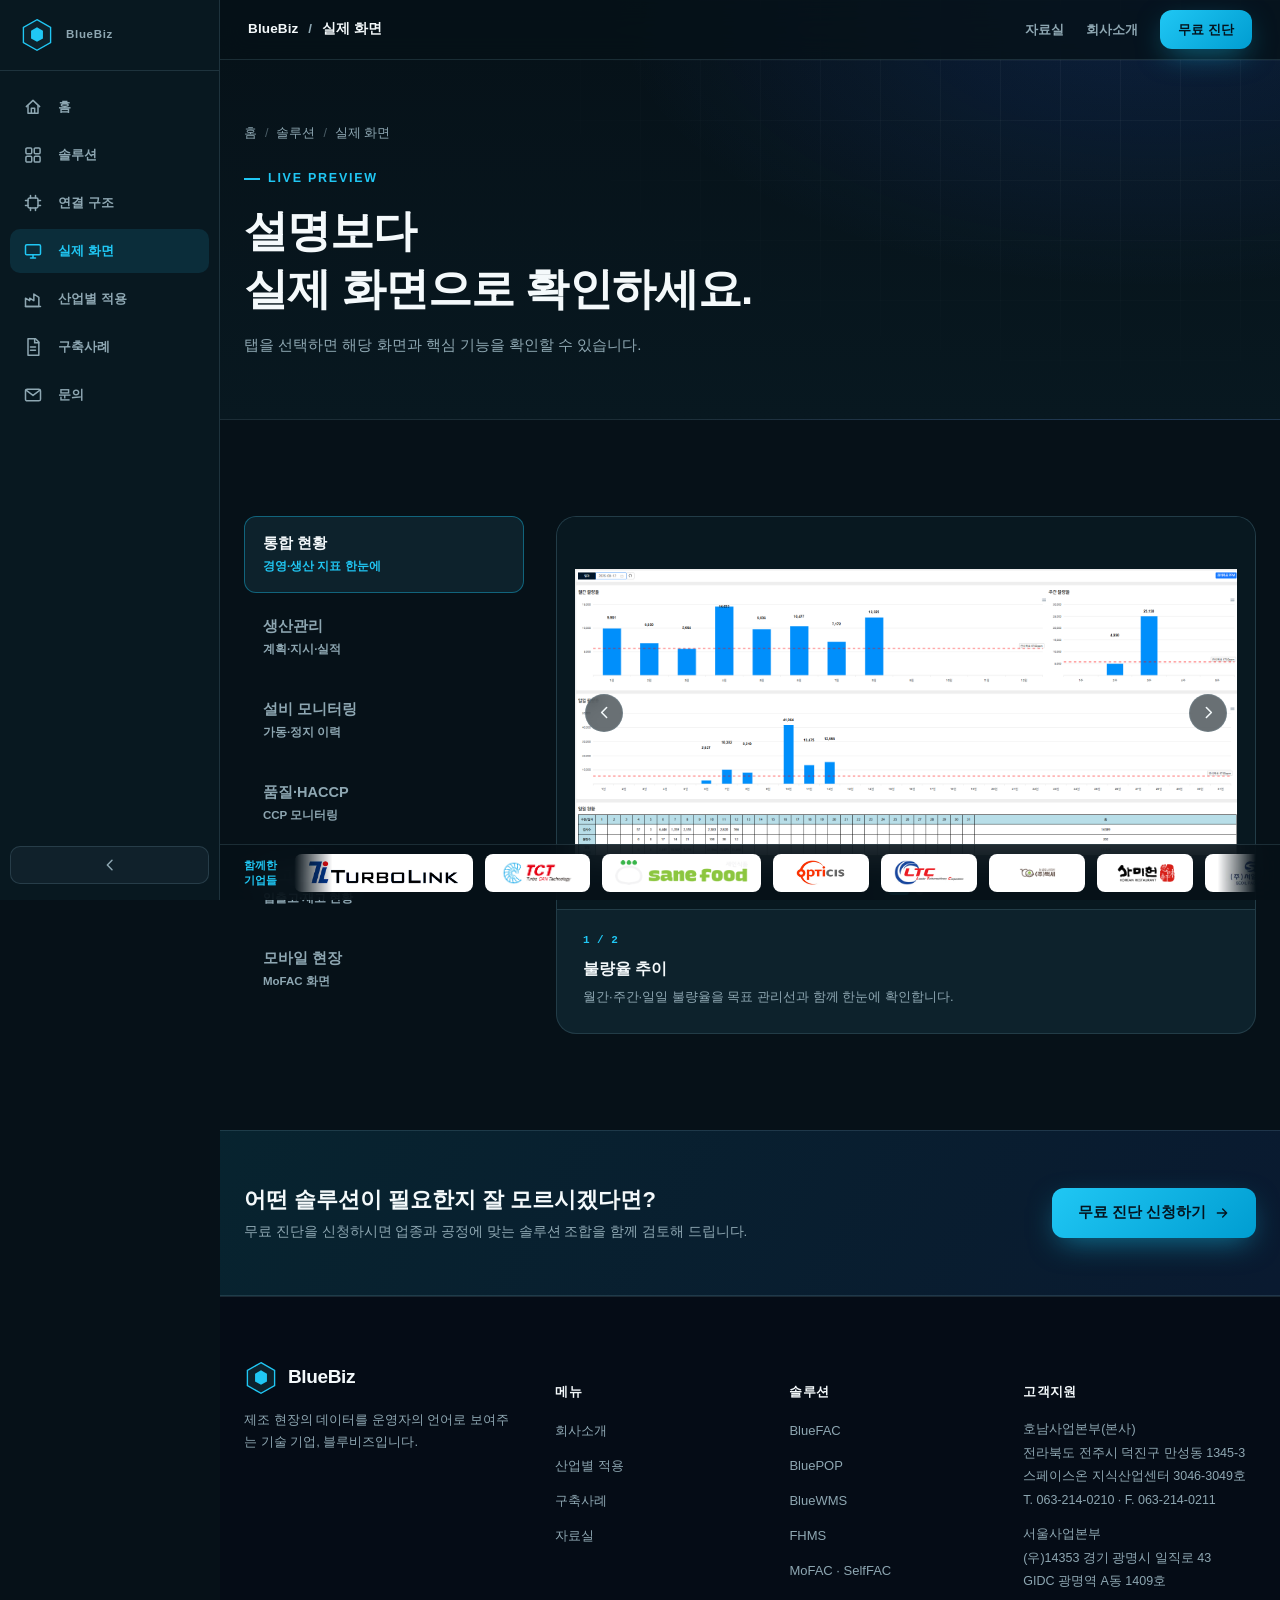
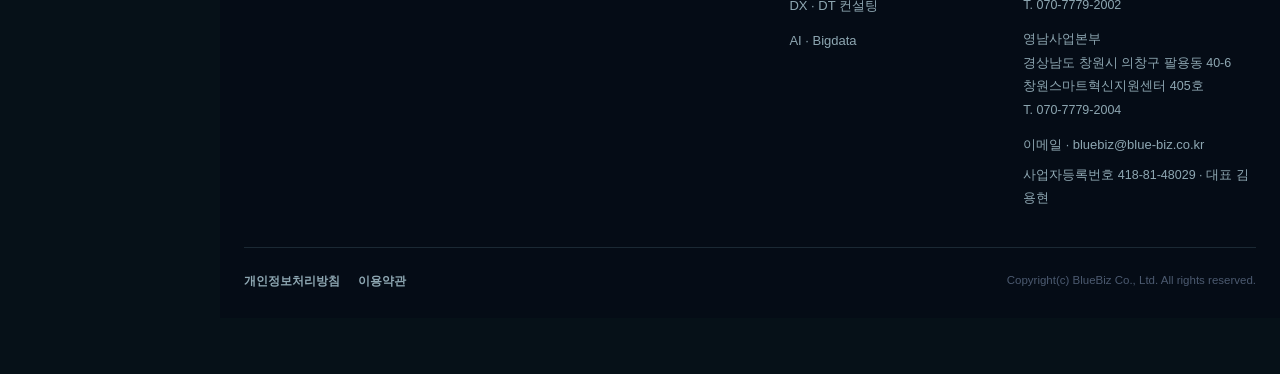
<file: pages/proof.html>
<!doctype html>
<html lang="ko">
<head>
<meta charset="UTF-8">
<meta name="viewport" content="width=device-width, initial-scale=1, viewport-fit=cover">
<title>실제 화면 | 블루비즈</title>
<meta name="description" content="통합 현황, 생산관리, 설비 모니터링, 품질·HACCP, 재고·물류, 모바일 현장까지 블루비즈 솔루션의 실제 운영 화면을 탭으로 확인하세요.">
<meta name="theme-color" content="#061118">
<meta property="og:type" content="website">
<meta property="og:title" content="실제 화면 | 블루비즈">
<meta property="og:description" content="블루비즈 솔루션의 실제 운영 화면을 탭으로 확인하세요.">
<meta property="og:url" content="https://www.blue-biz.co.kr/pages/proof.html">
<meta property="og:locale" content="ko_KR">
<link rel="icon" href="../assets/img/favicon.ico">
<link rel="stylesheet" href="../assets/css/style.css">
</head>
<body data-page="proof" class="has-mobile-cta">
<a class="skip-link" href="#main">본문 바로가기</a>

<svg style="display:none" aria-hidden="true">
  <symbol id="ic-home" viewBox="0 0 24 24" fill="none" stroke="currentColor" stroke-width="1.8"><path d="M4 11.5 12 4l8 7.5" stroke-linecap="round" stroke-linejoin="round"/><path d="M6 10v9.5h12V10" stroke-linejoin="round"/><path d="M10 19.5v-6h4v6" stroke-linejoin="round"/></symbol>
  <symbol id="ic-grid" viewBox="0 0 24 24" fill="none" stroke="currentColor" stroke-width="1.8"><rect x="3.5" y="3.5" width="7" height="7" rx="1.4"/><rect x="13.5" y="3.5" width="7" height="7" rx="1.4"/><rect x="3.5" y="13.5" width="7" height="7" rx="1.4"/><rect x="13.5" y="13.5" width="7" height="7" rx="1.4"/></symbol>
  <symbol id="ic-monitor" viewBox="0 0 24 24" fill="none" stroke="currentColor" stroke-width="1.8"><rect x="3" y="4.5" width="18" height="12" rx="1.6"/><path d="M9 20.5h6M12 16.5v4" stroke-linecap="round"/></symbol>
  <symbol id="ic-chevron" viewBox="0 0 24 24" fill="none" stroke="currentColor" stroke-width="2.2"><path d="M9 5l7 7-7 7" stroke-linecap="round" stroke-linejoin="round"/></symbol>
  <symbol id="ic-menu" viewBox="0 0 24 24" fill="none" stroke="currentColor" stroke-width="1.8"><path d="M4 7h16M4 12h16M4 17h16" stroke-linecap="round"/></symbol>
  <symbol id="ic-close" viewBox="0 0 24 24" fill="none" stroke="currentColor" stroke-width="1.8"><path d="M6 6l12 12M18 6 6 18" stroke-linecap="round"/></symbol>
  <symbol id="ic-arrow" viewBox="0 0 24 24" fill="none" stroke="currentColor" stroke-width="2"><path d="M5 12h14M13 6l6 6-6 6" stroke-linecap="round" stroke-linejoin="round"/></symbol>
  <symbol id="ic-search" viewBox="0 0 24 24" fill="none" stroke="currentColor" stroke-width="1.8"><circle cx="11" cy="11" r="7"/><path d="m20 20-3.5-3.5" stroke-linecap="round"/></symbol>
  <symbol id="ic-cpu" viewBox="0 0 24 24" fill="none" stroke="currentColor" stroke-width="1.8"><rect x="6" y="6" width="12" height="12" rx="2"/><path d="M9 3v3M15 3v3M9 18v3M15 18v3M3 9h3M3 15h3M18 9h3M18 15h3" stroke-linecap="round"/></symbol>
  <symbol id="ic-factory" viewBox="0 0 24 24" fill="none" stroke="currentColor" stroke-width="1.8"><path d="M3 21V11l5 3v-3l5 3V6l6 4v11H3Z" stroke-linejoin="round"/><path d="M3 21h18" stroke-linecap="round"/></symbol>
  <symbol id="ic-doc" viewBox="0 0 24 24" fill="none" stroke="currentColor" stroke-width="1.8"><path d="M6 2h9l4 4v16H6V2Z" stroke-linejoin="round"/><path d="M14 2v5h5M9 12h6M9 16h6" stroke-linecap="round"/></symbol>
  <symbol id="ic-mail" viewBox="0 0 24 24" fill="none" stroke="currentColor" stroke-width="1.8"><rect x="3" y="5" width="18" height="14" rx="2"/><path d="m4 6.5 8 6 8-6" stroke-linecap="round" stroke-linejoin="round"/></symbol>
</svg>

<aside class="app-sidebar is-expanded" id="appSidebar">
  <div class="sidebar-top">
    <a href="../index.html" class="logo" aria-label="블루비즈 홈으로 이동">
      <span class="mark"><svg viewBox="0 0 40 40" fill="none"><path d="M20 2 36 11v18L20 38 4 29V11L20 2Z" fill="#0D222C" stroke="#20C7F4" stroke-width="1.6"/><path d="M13 24V15l7-4 7 4v9l-7 4-7-4Z" fill="#20C7F4"/></svg></span>
      <span class="sidebar-logo-text">BlueBiz</span>
    </a>
  </div>
  <nav class="sidebar-nav" aria-label="주요 메뉴">
    <a href="../index.html" data-nav="home" data-tooltip="홈"><span class="s-icon"><svg><use href="#ic-home"/></svg></span><span class="s-label">홈</span></a>
    <a href="solutions.html" data-nav="solutions" data-tooltip="솔루션"><span class="s-icon"><svg><use href="#ic-grid"/></svg></span><span class="s-label">솔루션</span></a>
    <a href="flow.html" data-nav="flow" data-tooltip="연결 구조"><span class="s-icon"><svg><use href="#ic-cpu"/></svg></span><span class="s-label">연결 구조</span></a>
    <a href="proof.html" data-nav="proof" data-tooltip="실제 화면"><span class="s-icon"><svg><use href="#ic-monitor"/></svg></span><span class="s-label">실제 화면</span></a>
    <a href="industries.html" data-nav="industries" data-tooltip="산업별 적용"><span class="s-icon"><svg><use href="#ic-factory"/></svg></span><span class="s-label">산업별 적용</span></a>
    <a href="cases.html" data-nav="cases" data-tooltip="구축사례"><span class="s-icon"><svg><use href="#ic-doc"/></svg></span><span class="s-label">구축사례</span></a>
    <a href="contact.html" data-nav="contact" data-tooltip="문의"><span class="s-icon"><svg><use href="#ic-mail"/></svg></span><span class="s-label">문의</span></a>
  </nav>
  <button class="sidebar-toggle" id="sidebarToggle" aria-label="사이드바 접기/펼치기" aria-pressed="true" type="button">
    <svg><use href="#ic-chevron"/></svg>
  </button>
</aside>

<div class="app-topbar">
  <div class="topbar-left">BlueBiz <span>/</span> 실제 화면</div>
  <div class="topbar-right">
    <a href="resources.html">자료실</a>
    <a href="about.html">회사소개</a>
    <a href="contact.html" class="btn btn-primary">무료 진단</a>
  </div>
</div>

<div class="mobile-header">
  <a href="../index.html" class="logo"><span class="mark"><svg viewBox="0 0 40 40" fill="none"><path d="M20 2 36 11v18L20 38 4 29V11L20 2Z" fill="#0D222C" stroke="#20C7F4" stroke-width="1.6"/><path d="M13 24V15l7-4 7 4v9l-7 4-7-4Z" fill="#20C7F4"/></svg></span>BlueBiz</a>
  <div style="display:flex;align-items:center;gap:8px;">
    <a href="contact.html" class="btn btn-primary" style="padding:9px 14px;font-size:12.5px;">무료 진단</a>
    <button class="hamburger" id="mobileDrawerToggle" aria-label="메뉴 열기" aria-expanded="false" aria-controls="mobileDrawer" type="button"><svg><use href="#ic-menu"/></svg></button>
  </div>
</div>

<div class="mobile-drawer" id="mobileDrawer" role="dialog" aria-modal="true" aria-label="모바일 메뉴">
  <div class="mobile-drawer-top">
    <span class="logo"><span class="mark"><svg viewBox="0 0 40 40" fill="none"><path d="M20 2 36 11v18L20 38 4 29V11L20 2Z" fill="#0D222C" stroke="#20C7F4" stroke-width="1.6"/><path d="M13 24V15l7-4 7 4v9l-7 4-7-4Z" fill="#20C7F4"/></svg></span>BlueBiz</span>
    <button class="hamburger" id="mobileDrawerClose" aria-label="메뉴 닫기" type="button"><svg><use href="#ic-close"/></svg></button>
  </div>
  <nav aria-label="모바일 메뉴">
    <a href="../index.html" data-nav="home"><svg><use href="#ic-home"/></svg>홈</a>
    <a href="solutions.html" data-nav="solutions"><svg><use href="#ic-grid"/></svg>솔루션</a>
    <a href="flow.html" data-nav="flow"><svg><use href="#ic-cpu"/></svg>연결 구조</a>
    <a href="proof.html" data-nav="proof"><svg><use href="#ic-monitor"/></svg>실제 화면</a>
    <a href="industries.html" data-nav="industries"><svg><use href="#ic-factory"/></svg>산업별 적용</a>
    <a href="cases.html" data-nav="cases"><svg><use href="#ic-doc"/></svg>구축사례</a>
    <a href="resources.html" data-nav="resources"><svg><use href="#ic-doc"/></svg>자료실</a>
    <a href="about.html" data-nav="about"><svg><use href="#ic-home"/></svg>회사소개</a>
    <a href="contact.html" data-nav="contact"><svg><use href="#ic-mail"/></svg>문의</a>
  </nav>
  <a href="contact.html" class="btn btn-primary btn-block">무료 진단 신청</a>
</div>

<div class="partner-strip" data-needs-verification="true">
  <span class="partner-strip-label">함께한<br>기업들</span>
  <div class="partner-marquee">
    <div class="partner-logo-track">
      <div class="partner-logo-item"><span class="partner-logo-box" title="터보링크"><img src="../assets/img/logos/turbolink-logo.png" alt="터보링크" loading="eager"></span></div>
      <div class="partner-logo-item"><a class="partner-logo-link" href="http://mes.tct.co.kr" target="_blank" rel="noopener noreferrer" title="TCT 운영 화면 (새 창)"><span class="partner-logo-box" title="TCT"><img src="../assets/img/logos/tct-logo.png" alt="TCT" loading="eager"></span></a></div>
      <div class="partner-logo-item"><a class="partner-logo-link" href="http://211.225.116.167:8080" target="_blank" rel="noopener noreferrer" title="(주)세인식품 운영 화면 (새 창)"><span class="partner-logo-box" title="(주)세인식품"><img src="../assets/img/logos/seine-food.png" alt="(주)세인식품" loading="eager"></span></a></div>
      <div class="partner-logo-item"><a class="partner-logo-link" href="http://192.168.0.8/publish.htm" target="_blank" rel="noopener noreferrer" title="옵티시스 운영 화면 (새 창)"><span class="partner-logo-box" title="옵티시스"><img src="../assets/img/logos/opticis.webp" alt="옵티시스" loading="eager"></span></a></div>
      <div class="partner-logo-item"><a class="partner-logo-link" href="http://ltc.iptime.org" target="_blank" rel="noopener noreferrer" title="(주)엘티씨 운영 화면 (새 창)"><span class="partner-logo-box" title="(주)엘티씨"><img src="../assets/img/logos/ltc.jpg" alt="(주)엘티씨" loading="eager"></span></a></div>
      <div class="partner-logo-item"><a class="partner-logo-link" href="http://baeksemes.iptime.org" target="_blank" rel="noopener noreferrer" title="백세 운영 화면 (새 창)"><span class="partner-logo-box" title="백세"><img src="../assets/img/logos/baekse.png" alt="백세" loading="eager"></span></a></div>
      <div class="partner-logo-item"><a class="partner-logo-link" href="http://gupanjang.iptime.org" target="_blank" rel="noopener noreferrer" title="갈비구판장(사미헌) 운영 화면 (새 창)"><span class="partner-logo-box" title="갈비구판장(사미헌)"><img src="../assets/img/logos/samiheon.png" alt="갈비구판장(사미헌)" loading="eager"></span></a></div>
      <div class="partner-logo-item"><a class="partner-logo-link" href="http://seoilmes.tplinkdns.com" target="_blank" rel="noopener noreferrer" title="서일퍼시픽 운영 화면 (새 창)"><span class="partner-logo-box" title="서일퍼시픽"><img src="../assets/img/logos/seoil-pacific.jpg" alt="서일퍼시픽" loading="eager"></span></a></div>
      <div class="partner-logo-item"><a class="partner-logo-link" href="http://49.247.42.249" target="_blank" rel="noopener noreferrer" title="쓰리축코리아 운영 화면 (새 창)"><span class="partner-logo-box" title="쓰리축코리아"><img src="../assets/img/logos/3axis-korea.png" alt="쓰리축코리아" loading="eager"></span></a></div>
      <div class="partner-logo-item"><a class="partner-logo-link" href="http://jcr.blue-biz.kr" target="_blank" rel="noopener noreferrer" title="제형센터 운영 화면 (새 창)"><span class="partner-logo-box partner-logo-text" title="제형센터">제형센터</span></a></div>
      <div class="partner-logo-item"><a class="partner-logo-link" href="http://220.124.57.100:4000" target="_blank" rel="noopener noreferrer" title="쌍영방적 운영 화면 (새 창)"><span class="partner-logo-box" title="쌍영방적"><img src="../assets/img/logos/ssangyoung.png" alt="쌍영방적" loading="eager"></span></a></div>
      <div class="partner-logo-item"><a class="partner-logo-link" href="http://49.247.40.190" target="_blank" rel="noopener noreferrer" title="농업회사법인 (주)포렘 운영 화면 (새 창)"><span class="partner-logo-box" title="농업회사법인 (주)포렘"><img src="../assets/img/logos/forem.jpg" alt="농업회사법인 (주)포렘" loading="eager"></span></a></div>
      <div class="partner-logo-item"><a class="partner-logo-link" href="http://49.247.42.104" target="_blank" rel="noopener noreferrer" title="아이버스 운영 화면 (새 창)"><span class="partner-logo-box" title="아이버스"><img src="../assets/img/logos/ivers.jpg" alt="아이버스" loading="eager"></span></a></div>
      <div class="partner-logo-item"><a class="partner-logo-link" href="http://49.247.46.134" target="_blank" rel="noopener noreferrer" title="새만금화학(주) 운영 화면 (새 창)"><span class="partner-logo-box" title="새만금화학(주)"><img src="../assets/img/logos/saemangeum-chem.png" alt="새만금화학(주)" loading="eager"></span></a></div>
      <div class="partner-logo-item"><a class="partner-logo-link" href="http://115.68.228.213" target="_blank" rel="noopener noreferrer" title="신광식품(3공장) 운영 화면 (새 창)"><span class="partner-logo-box" title="신광식품(3공장)"><img src="../assets/img/logos/shinkwang-3rd.png" alt="신광식품(3공장)" loading="eager"></span></a></div>
      <div class="partner-logo-item"><a class="partner-logo-link" href="http://49.247.172.145" target="_blank" rel="noopener noreferrer" title="바로군 운영 화면 (새 창)"><span class="partner-logo-box" title="바로군"><img src="../assets/img/logos/barogun.jpg" alt="바로군" loading="eager"></span></a></div>
      <div class="partner-logo-item"><a class="partner-logo-link" href="http://hwasan4.iptime.org" target="_blank" rel="noopener noreferrer" title="화산 운영 화면 (새 창)"><span class="partner-logo-box partner-logo-text" title="화산">화산</span></a></div>
      <div class="partner-logo-item"><a class="partner-logo-link" href="http://220.84.77.121" target="_blank" rel="noopener noreferrer" title="(주)용진정밀 운영 화면 (새 창)"><span class="partner-logo-box" title="(주)용진정밀"><img src="../assets/img/logos/yongjin.png" alt="(주)용진정밀" loading="eager"></span></a></div>
      <div class="partner-logo-item"><a class="partner-logo-link" href="http://brmilk-mes.iptime.org" target="_blank" rel="noopener noreferrer" title="보령우유(주) 운영 화면 (새 창)"><span class="partner-logo-box" title="보령우유(주)"><img src="../assets/img/logos/boryeong-milk.png" alt="보령우유(주)" loading="eager"></span></a></div>
      <div class="partner-logo-item"><a class="partner-logo-link" href="http://49.247.174.67" target="_blank" rel="noopener noreferrer" title="이피캠텍 운영 화면 (새 창)"><span class="partner-logo-box" title="이피캠텍"><img src="../assets/img/logos/epcamtech.png" alt="이피캠텍" loading="eager"></span></a></div>
      <div class="partner-logo-item"><a class="partner-logo-link" href="http://49.247.37.216" target="_blank" rel="noopener noreferrer" title="참사랑에프앤비 운영 화면 (새 창)"><span class="partner-logo-box partner-logo-text" title="참사랑에프앤비">참사랑에프앤비</span></a></div>
      <div class="partner-logo-item"><a class="partner-logo-link" href="http://chambadames.iptime.org" target="_blank" rel="noopener noreferrer" title="참바다&amp;온쿡 운영 화면 (새 창)"><span class="partner-logo-box" title="참바다&amp;온쿡"><img src="../assets/img/logos/chambada.png" alt="참바다&amp;온쿡" loading="eager"></span></a></div>
      <div class="partner-logo-item"><a class="partner-logo-link" href="http://mes.jellomi.co.kr" target="_blank" rel="noopener noreferrer" title="데코리아 운영 화면 (새 창)"><span class="partner-logo-box" title="데코리아"><img src="../assets/img/logos/decoria.png" alt="데코리아" loading="eager"></span></a></div>
      <div class="partner-logo-item"><a class="partner-logo-link" href="http://dongyoungmes.iptime.org" target="_blank" rel="noopener noreferrer" title="동영금속 운영 화면 (새 창)"><span class="partner-logo-box" title="동영금속"><img src="../assets/img/logos/dongyoung.png" alt="동영금속" loading="eager"></span></a></div>
      <div class="partner-logo-item"><a class="partner-logo-link" href="http://hunhun-mes.iptime.org" target="_blank" rel="noopener noreferrer" title="훈훈 운영 화면 (새 창)"><span class="partner-logo-box" title="훈훈"><img src="../assets/img/logos/hunhun.jpg" alt="훈훈" loading="eager"></span></a></div>
      <div class="partner-logo-item"><a class="partner-logo-link" href="http://woonam.iptime.org" target="_blank" rel="noopener noreferrer" title="(주)우남기공 운영 화면 (새 창)"><span class="partner-logo-box" title="(주)우남기공"><img src="../assets/img/logos/woonam.gif" alt="(주)우남기공" loading="eager"></span></a></div>
      <div class="partner-logo-item"><a class="partner-logo-link" href="http://daeyangmes.iptime.org" target="_blank" rel="noopener noreferrer" title="대양물산 운영 화면 (새 창)"><span class="partner-logo-box" title="대양물산"><img src="../assets/img/logos/daeyang.png" alt="대양물산" loading="eager"></span></a></div>
      <div class="partner-logo-item"><a class="partner-logo-link" href="http://tkmes.iptime.org" target="_blank" rel="noopener noreferrer" title="태광 운영 화면 (새 창)"><span class="partner-logo-box" title="태광"><img src="../assets/img/logos/taekwang.png" alt="태광" loading="eager"></span></a></div>
      <div class="partner-logo-item"><a class="partner-logo-link" href="http://saerombnf.iptime.org" target="_blank" rel="noopener noreferrer" title="새롬비앤에프 운영 화면 (새 창)"><span class="partner-logo-box" title="새롬비앤에프"><img src="../assets/img/logos/saerom-bnf.jpg" alt="새롬비앤에프" loading="eager"></span></a></div>
      <div class="partner-logo-item"><a class="partner-logo-link" href="http://soulnature.iptime.org" target="_blank" rel="noopener noreferrer" title="소울네이처푸드 운영 화면 (새 창)"><span class="partner-logo-box" title="소울네이처푸드"><img src="../assets/img/logos/soulnature.svg" alt="소울네이처푸드" loading="eager"></span></a></div>
      <div class="partner-logo-item"><a class="partner-logo-link" href="http://skfmes.iptime.org" target="_blank" rel="noopener noreferrer" title="(주)신광식품 운영 화면 (새 창)"><span class="partner-logo-box" title="(주)신광식품"><img src="../assets/img/logos/shinkwang.png" alt="(주)신광식품" loading="eager"></span></a></div>
      <div class="partner-logo-item"><a class="partner-logo-link" href="http://gschemi.iptime.org" target="_blank" rel="noopener noreferrer" title="금성화학 운영 화면 (새 창)"><span class="partner-logo-box" title="금성화학"><img src="../assets/img/logos/geumsung-chem.gif" alt="금성화학" loading="eager"></span></a></div>
      <div class="partner-logo-item"><a class="partner-logo-link" href="http://49.247.173.22" target="_blank" rel="noopener noreferrer" title="성원엘리베이터 운영 화면 (새 창)"><span class="partner-logo-box" title="성원엘리베이터"><img src="../assets/img/logos/sungwon-elevator.jpg" alt="성원엘리베이터" loading="eager"></span></a></div>
      <div class="partner-logo-item"><a class="partner-logo-link" href="http://115.68.199.46" target="_blank" rel="noopener noreferrer" title="(주)지원테크 운영 화면 (새 창)"><span class="partner-logo-box" title="(주)지원테크"><img src="../assets/img/logos/jiwon-tech.jpg" alt="(주)지원테크" loading="eager"></span></a></div>
      <div class="partner-logo-item"><a class="partner-logo-link" href="http://isaac-mes.iptime.org" target="_blank" rel="noopener noreferrer" title="이삭식품 운영 화면 (새 창)"><span class="partner-logo-box" title="이삭식품"><img src="../assets/img/logos/isaac-food.png" alt="이삭식품" loading="eager"></span></a></div>
      <div class="partner-logo-item"><a class="partner-logo-link" href="http://mes.beobe.kr" target="_blank" rel="noopener noreferrer" title="베오베 운영 화면 (새 창)"><span class="partner-logo-box" title="베오베"><img src="../assets/img/logos/beobe.png" alt="베오베" loading="eager"></span></a></div>
      <div class="partner-logo-item"><a class="partner-logo-link" href="http://49.247.169.186" target="_blank" rel="noopener noreferrer" title="나눔정밀 운영 화면 (새 창)"><span class="partner-logo-box" title="나눔정밀"><img src="../assets/img/logos/nanum.png" alt="나눔정밀" loading="eager"></span></a></div>
      <div class="partner-logo-item"><span class="partner-logo-box" title="터보링크"><img src="../assets/img/logos/turbolink-logo.png" alt="터보링크" loading="eager"></span></div>
      <div class="partner-logo-item"><a class="partner-logo-link" href="http://mes.tct.co.kr" target="_blank" rel="noopener noreferrer" title="TCT 운영 화면 (새 창)"><span class="partner-logo-box" title="TCT"><img src="../assets/img/logos/tct-logo.png" alt="TCT" loading="eager"></span></a></div>
      <div class="partner-logo-item"><a class="partner-logo-link" href="http://211.225.116.167:8080" target="_blank" rel="noopener noreferrer" title="(주)세인식품 운영 화면 (새 창)"><span class="partner-logo-box" title="(주)세인식품"><img src="../assets/img/logos/seine-food.png" alt="(주)세인식품" loading="eager"></span></a></div>
      <div class="partner-logo-item"><a class="partner-logo-link" href="http://192.168.0.8/publish.htm" target="_blank" rel="noopener noreferrer" title="옵티시스 운영 화면 (새 창)"><span class="partner-logo-box" title="옵티시스"><img src="../assets/img/logos/opticis.webp" alt="옵티시스" loading="eager"></span></a></div>
      <div class="partner-logo-item"><a class="partner-logo-link" href="http://ltc.iptime.org" target="_blank" rel="noopener noreferrer" title="(주)엘티씨 운영 화면 (새 창)"><span class="partner-logo-box" title="(주)엘티씨"><img src="../assets/img/logos/ltc.jpg" alt="(주)엘티씨" loading="eager"></span></a></div>
      <div class="partner-logo-item"><a class="partner-logo-link" href="http://baeksemes.iptime.org" target="_blank" rel="noopener noreferrer" title="백세 운영 화면 (새 창)"><span class="partner-logo-box" title="백세"><img src="../assets/img/logos/baekse.png" alt="백세" loading="eager"></span></a></div>
      <div class="partner-logo-item"><a class="partner-logo-link" href="http://gupanjang.iptime.org" target="_blank" rel="noopener noreferrer" title="갈비구판장(사미헌) 운영 화면 (새 창)"><span class="partner-logo-box" title="갈비구판장(사미헌)"><img src="../assets/img/logos/samiheon.png" alt="갈비구판장(사미헌)" loading="eager"></span></a></div>
      <div class="partner-logo-item"><a class="partner-logo-link" href="http://seoilmes.tplinkdns.com" target="_blank" rel="noopener noreferrer" title="서일퍼시픽 운영 화면 (새 창)"><span class="partner-logo-box" title="서일퍼시픽"><img src="../assets/img/logos/seoil-pacific.jpg" alt="서일퍼시픽" loading="eager"></span></a></div>
      <div class="partner-logo-item"><a class="partner-logo-link" href="http://49.247.42.249" target="_blank" rel="noopener noreferrer" title="쓰리축코리아 운영 화면 (새 창)"><span class="partner-logo-box" title="쓰리축코리아"><img src="../assets/img/logos/3axis-korea.png" alt="쓰리축코리아" loading="eager"></span></a></div>
      <div class="partner-logo-item"><a class="partner-logo-link" href="http://jcr.blue-biz.kr" target="_blank" rel="noopener noreferrer" title="제형센터 운영 화면 (새 창)"><span class="partner-logo-box partner-logo-text" title="제형센터">제형센터</span></a></div>
      <div class="partner-logo-item"><a class="partner-logo-link" href="http://220.124.57.100:4000" target="_blank" rel="noopener noreferrer" title="쌍영방적 운영 화면 (새 창)"><span class="partner-logo-box" title="쌍영방적"><img src="../assets/img/logos/ssangyoung.png" alt="쌍영방적" loading="eager"></span></a></div>
      <div class="partner-logo-item"><a class="partner-logo-link" href="http://49.247.40.190" target="_blank" rel="noopener noreferrer" title="농업회사법인 (주)포렘 운영 화면 (새 창)"><span class="partner-logo-box" title="농업회사법인 (주)포렘"><img src="../assets/img/logos/forem.jpg" alt="농업회사법인 (주)포렘" loading="eager"></span></a></div>
      <div class="partner-logo-item"><a class="partner-logo-link" href="http://49.247.42.104" target="_blank" rel="noopener noreferrer" title="아이버스 운영 화면 (새 창)"><span class="partner-logo-box" title="아이버스"><img src="../assets/img/logos/ivers.jpg" alt="아이버스" loading="eager"></span></a></div>
      <div class="partner-logo-item"><a class="partner-logo-link" href="http://49.247.46.134" target="_blank" rel="noopener noreferrer" title="새만금화학(주) 운영 화면 (새 창)"><span class="partner-logo-box" title="새만금화학(주)"><img src="../assets/img/logos/saemangeum-chem.png" alt="새만금화학(주)" loading="eager"></span></a></div>
      <div class="partner-logo-item"><a class="partner-logo-link" href="http://115.68.228.213" target="_blank" rel="noopener noreferrer" title="신광식품(3공장) 운영 화면 (새 창)"><span class="partner-logo-box" title="신광식품(3공장)"><img src="../assets/img/logos/shinkwang-3rd.png" alt="신광식품(3공장)" loading="eager"></span></a></div>
      <div class="partner-logo-item"><a class="partner-logo-link" href="http://49.247.172.145" target="_blank" rel="noopener noreferrer" title="바로군 운영 화면 (새 창)"><span class="partner-logo-box" title="바로군"><img src="../assets/img/logos/barogun.jpg" alt="바로군" loading="eager"></span></a></div>
      <div class="partner-logo-item"><a class="partner-logo-link" href="http://hwasan4.iptime.org" target="_blank" rel="noopener noreferrer" title="화산 운영 화면 (새 창)"><span class="partner-logo-box partner-logo-text" title="화산">화산</span></a></div>
      <div class="partner-logo-item"><a class="partner-logo-link" href="http://220.84.77.121" target="_blank" rel="noopener noreferrer" title="(주)용진정밀 운영 화면 (새 창)"><span class="partner-logo-box" title="(주)용진정밀"><img src="../assets/img/logos/yongjin.png" alt="(주)용진정밀" loading="eager"></span></a></div>
      <div class="partner-logo-item"><a class="partner-logo-link" href="http://brmilk-mes.iptime.org" target="_blank" rel="noopener noreferrer" title="보령우유(주) 운영 화면 (새 창)"><span class="partner-logo-box" title="보령우유(주)"><img src="../assets/img/logos/boryeong-milk.png" alt="보령우유(주)" loading="eager"></span></a></div>
      <div class="partner-logo-item"><a class="partner-logo-link" href="http://49.247.174.67" target="_blank" rel="noopener noreferrer" title="이피캠텍 운영 화면 (새 창)"><span class="partner-logo-box" title="이피캠텍"><img src="../assets/img/logos/epcamtech.png" alt="이피캠텍" loading="eager"></span></a></div>
      <div class="partner-logo-item"><a class="partner-logo-link" href="http://49.247.37.216" target="_blank" rel="noopener noreferrer" title="참사랑에프앤비 운영 화면 (새 창)"><span class="partner-logo-box partner-logo-text" title="참사랑에프앤비">참사랑에프앤비</span></a></div>
      <div class="partner-logo-item"><a class="partner-logo-link" href="http://chambadames.iptime.org" target="_blank" rel="noopener noreferrer" title="참바다&amp;온쿡 운영 화면 (새 창)"><span class="partner-logo-box" title="참바다&amp;온쿡"><img src="../assets/img/logos/chambada.png" alt="참바다&amp;온쿡" loading="eager"></span></a></div>
      <div class="partner-logo-item"><a class="partner-logo-link" href="http://mes.jellomi.co.kr" target="_blank" rel="noopener noreferrer" title="데코리아 운영 화면 (새 창)"><span class="partner-logo-box" title="데코리아"><img src="../assets/img/logos/decoria.png" alt="데코리아" loading="eager"></span></a></div>
      <div class="partner-logo-item"><a class="partner-logo-link" href="http://dongyoungmes.iptime.org" target="_blank" rel="noopener noreferrer" title="동영금속 운영 화면 (새 창)"><span class="partner-logo-box" title="동영금속"><img src="../assets/img/logos/dongyoung.png" alt="동영금속" loading="eager"></span></a></div>
      <div class="partner-logo-item"><a class="partner-logo-link" href="http://hunhun-mes.iptime.org" target="_blank" rel="noopener noreferrer" title="훈훈 운영 화면 (새 창)"><span class="partner-logo-box" title="훈훈"><img src="../assets/img/logos/hunhun.jpg" alt="훈훈" loading="eager"></span></a></div>
      <div class="partner-logo-item"><a class="partner-logo-link" href="http://woonam.iptime.org" target="_blank" rel="noopener noreferrer" title="(주)우남기공 운영 화면 (새 창)"><span class="partner-logo-box" title="(주)우남기공"><img src="../assets/img/logos/woonam.gif" alt="(주)우남기공" loading="eager"></span></a></div>
      <div class="partner-logo-item"><a class="partner-logo-link" href="http://daeyangmes.iptime.org" target="_blank" rel="noopener noreferrer" title="대양물산 운영 화면 (새 창)"><span class="partner-logo-box" title="대양물산"><img src="../assets/img/logos/daeyang.png" alt="대양물산" loading="eager"></span></a></div>
      <div class="partner-logo-item"><a class="partner-logo-link" href="http://tkmes.iptime.org" target="_blank" rel="noopener noreferrer" title="태광 운영 화면 (새 창)"><span class="partner-logo-box" title="태광"><img src="../assets/img/logos/taekwang.png" alt="태광" loading="eager"></span></a></div>
      <div class="partner-logo-item"><a class="partner-logo-link" href="http://saerombnf.iptime.org" target="_blank" rel="noopener noreferrer" title="새롬비앤에프 운영 화면 (새 창)"><span class="partner-logo-box" title="새롬비앤에프"><img src="../assets/img/logos/saerom-bnf.jpg" alt="새롬비앤에프" loading="eager"></span></a></div>
      <div class="partner-logo-item"><a class="partner-logo-link" href="http://soulnature.iptime.org" target="_blank" rel="noopener noreferrer" title="소울네이처푸드 운영 화면 (새 창)"><span class="partner-logo-box" title="소울네이처푸드"><img src="../assets/img/logos/soulnature.svg" alt="소울네이처푸드" loading="eager"></span></a></div>
      <div class="partner-logo-item"><a class="partner-logo-link" href="http://skfmes.iptime.org" target="_blank" rel="noopener noreferrer" title="(주)신광식품 운영 화면 (새 창)"><span class="partner-logo-box" title="(주)신광식품"><img src="../assets/img/logos/shinkwang.png" alt="(주)신광식품" loading="eager"></span></a></div>
      <div class="partner-logo-item"><a class="partner-logo-link" href="http://gschemi.iptime.org" target="_blank" rel="noopener noreferrer" title="금성화학 운영 화면 (새 창)"><span class="partner-logo-box" title="금성화학"><img src="../assets/img/logos/geumsung-chem.gif" alt="금성화학" loading="eager"></span></a></div>
      <div class="partner-logo-item"><a class="partner-logo-link" href="http://49.247.173.22" target="_blank" rel="noopener noreferrer" title="성원엘리베이터 운영 화면 (새 창)"><span class="partner-logo-box" title="성원엘리베이터"><img src="../assets/img/logos/sungwon-elevator.jpg" alt="성원엘리베이터" loading="eager"></span></a></div>
      <div class="partner-logo-item"><a class="partner-logo-link" href="http://115.68.199.46" target="_blank" rel="noopener noreferrer" title="(주)지원테크 운영 화면 (새 창)"><span class="partner-logo-box" title="(주)지원테크"><img src="../assets/img/logos/jiwon-tech.jpg" alt="(주)지원테크" loading="eager"></span></a></div>
      <div class="partner-logo-item"><a class="partner-logo-link" href="http://isaac-mes.iptime.org" target="_blank" rel="noopener noreferrer" title="이삭식품 운영 화면 (새 창)"><span class="partner-logo-box" title="이삭식품"><img src="../assets/img/logos/isaac-food.png" alt="이삭식품" loading="eager"></span></a></div>
      <div class="partner-logo-item"><a class="partner-logo-link" href="http://mes.beobe.kr" target="_blank" rel="noopener noreferrer" title="베오베 운영 화면 (새 창)"><span class="partner-logo-box" title="베오베"><img src="../assets/img/logos/beobe.png" alt="베오베" loading="eager"></span></a></div>
      <div class="partner-logo-item"><a class="partner-logo-link" href="http://49.247.169.186" target="_blank" rel="noopener noreferrer" title="나눔정밀 운영 화면 (새 창)"><span class="partner-logo-box" title="나눔정밀"><img src="../assets/img/logos/nanum.png" alt="나눔정밀" loading="eager"></span></a></div>
    </div>
  </div>
</div>

<div class="app-main">
<main id="main">
  <section class="page-hero">
    <div class="container">
      <div class="breadcrumb"><a href="../index.html">홈</a><span>/</span><a href="solutions.html">솔루션</a><span>/</span>실제 화면</div>
      <span class="eyebrow">LIVE PREVIEW</span>
      <h1>설명보다<br>실제 화면으로 확인하세요.</h1>
      <p>탭을 선택하면 해당 화면과 핵심 기능을 확인할 수 있습니다.</p>
    </div>
  </section>

  <section class="section" id="proof">
    <div class="container">
      <div class="proof-wrap reveal">
        <div class="proof-tabs" role="tablist" aria-label="솔루션 화면 탭" id="proofTabs">
          <button role="tab" aria-selected="true" id="tab-0" aria-controls="panel-0">통합 현황<span>경영·생산 지표 한눈에</span></button>
          <button role="tab" aria-selected="false" id="tab-1" aria-controls="panel-1" tabindex="-1">생산관리<span>계획·지시·실적</span></button>
          <button role="tab" aria-selected="false" id="tab-2" aria-controls="panel-2" tabindex="-1">설비 모니터링<span>가동·정지 이력</span></button>
          <button role="tab" aria-selected="false" id="tab-3" aria-controls="panel-3" tabindex="-1">품질·HACCP<span>CCP 모니터링</span></button>
          <button role="tab" aria-selected="false" id="tab-4" aria-controls="panel-4" tabindex="-1">재고·물류<span>입출고·재고 현황</span></button>
          <button role="tab" aria-selected="false" id="tab-5" aria-controls="panel-5" tabindex="-1">모바일 현장<span>MoFAC 화면</span></button>
        </div>

        <div class="proof-panel">
          <div class="proof-shot" id="proofShot">
            <div class="proof-track" id="proofTrack"></div>
            <button type="button" class="proof-arrow proof-arrow-prev" id="proofPrev" aria-label="이전 화면"><svg class="ic-flip"><use href="#ic-chevron"/></svg></button>
            <button type="button" class="proof-arrow proof-arrow-next" id="proofNext" aria-label="다음 화면"><svg><use href="#ic-chevron"/></svg></button>

            <div class="proof-fallback active" id="panel-0" role="tabpanel" aria-labelledby="tab-0">
              <div class="pf-chrome"><i></i><i></i><i></i></div>
              <div class="pf-grid">
                <div class="pf-card"><b>생산 실적 추이</b><div class="pf-bars" aria-hidden="true"><i style="height:40%"></i><i style="height:64%"></i><i style="height:52%"></i><i style="height:78%"></i><i style="height:60%"></i></div></div>
                <div class="pf-card"><b>설비 가동 현황</b><div class="pf-rows"><div><span>1호기</span><b>가동중</b></div><div><span>2호기</span><b>가동중</b></div><div><span>3호기</span><b>정지</b></div></div></div>
                <div class="pf-card"><b>주요 KPI</b><div class="pf-rows"><div><span>가동률</span><b>87%</b></div><div><span>불량률</span><b>0.8%</b></div><div><span>재고회전</span><b>정상</b></div></div></div>
              </div>
            </div>

            <div class="proof-fallback" id="panel-1" role="tabpanel" aria-labelledby="tab-1" hidden>
              <div class="pf-chrome"><i></i><i></i><i></i></div>
              <div class="pf-grid">
                <div class="pf-card"><b>생산계획 대비 실적</b><div class="pf-bars" aria-hidden="true"><i style="height:70%"></i><i style="height:50%"></i><i style="height:85%"></i><i style="height:44%"></i><i style="height:66%"></i></div></div>
                <div class="pf-card"><b>작업지시 현황</b><div class="pf-rows"><div><span>WO-2201</span><b>진행중</b></div><div><span>WO-2202</span><b>대기</b></div><div><span>WO-2203</span><b>완료</b></div></div></div>
                <div class="pf-card"><b>LOT 추적</b><div class="pf-rows"><div><span>LOT-A01</span><b>출하완료</b></div><div><span>LOT-A02</span><b>검사중</b></div></div></div>
              </div>
            </div>

            <div class="proof-fallback" id="panel-2" role="tabpanel" aria-labelledby="tab-2" hidden>
              <div class="pf-chrome"><i></i><i></i><i></i></div>
              <div class="pf-grid">
                <div class="pf-card"><b>설비 가동률</b><div class="pf-bars" aria-hidden="true"><i style="height:80%"></i><i style="height:76%"></i><i style="height:62%"></i><i style="height:90%"></i><i style="height:54%"></i></div></div>
                <div class="pf-card"><b>설비 상태표</b><div class="pf-rows"><div><span>압축기 A</span><b>정상</b></div><div><span>컨베이어 B</span><b>점검필요</b></div><div><span>포장기 C</span><b>정상</b></div></div></div>
                <div class="pf-card"><b>정지 이력</b><div class="pf-rows"><div><span>09:12</span><b>일시정지</b></div><div><span>11:40</span><b>재가동</b></div></div></div>
              </div>
            </div>

            <div class="proof-fallback" id="panel-3" role="tabpanel" aria-labelledby="tab-3" hidden>
              <div class="pf-chrome"><i></i><i></i><i></i></div>
              <div class="pf-grid">
                <div class="pf-card"><b>CCP 모니터링</b><div class="pf-rows"><div><span>CCP #1</span><b>적합</b></div><div><span>CCP #2</span><b>적합</b></div><div><span>CCP #3</span><b>점검중</b></div></div></div>
                <div class="pf-card"><b>온도 기록</b><div class="pf-bars" aria-hidden="true"><i style="height:50%"></i><i style="height:55%"></i><i style="height:48%"></i><i style="height:60%"></i><i style="height:52%"></i></div></div>
                <div class="pf-card"><b>기록관리</b><div class="pf-rows"><div><span>일일점검표</span><b>제출완료</b></div><div><span>위해요소분석</span><b>갱신완료</b></div></div></div>
              </div>
            </div>

            <div class="proof-fallback" id="panel-4" role="tabpanel" aria-labelledby="tab-4" hidden>
              <div class="pf-chrome"><i></i><i></i><i></i></div>
              <div class="pf-grid">
                <div class="pf-card"><b>입출고 현황</b><div class="pf-rows"><div><span>금일 입고</span><b>18건</b></div><div><span>금일 출고</span><b>24건</b></div></div></div>
                <div class="pf-card"><b>재고 현황</b><div class="pf-bars" aria-hidden="true"><i style="height:60%"></i><i style="height:70%"></i><i style="height:44%"></i><i style="height:80%"></i><i style="height:58%"></i></div></div>
                <div class="pf-card"><b>선입선출 관리</b><div class="pf-rows"><div><span>LOT-B01</span><b>출고대상</b></div><div><span>LOT-B02</span><b>보관중</b></div></div></div>
              </div>
            </div>

            <div class="proof-fallback" id="panel-5" role="tabpanel" aria-labelledby="tab-5" hidden>
              <div class="pf-chrome"><i></i><i></i><i></i></div>
              <div class="pf-grid">
                <div class="pf-card"><b>영업수주 현황</b><div class="pf-rows"><div><span>수주건수</span><b>18건</b></div><div><span>진행중</span><b>6건</b></div></div></div>
                <div class="pf-card"><b>공정가동</b><div class="pf-bars" aria-hidden="true"><i style="height:60%"></i><i style="height:70%"></i><i style="height:44%"></i><i style="height:80%"></i><i style="height:58%"></i></div></div>
                <div class="pf-card"><b>완제품 현황</b><div class="pf-rows"><div><span>생산완료</span><b>1,204</b></div><div><span>출하대기</span><b>86</b></div></div></div>
              </div>
            </div>

            <div class="proof-dots" id="proofDots" role="tablist" aria-label="화면 넘기기"></div>
          </div>

          <div class="proof-caption" id="proofCaption">
            <span class="pc-count" id="proofCount"></span>
            <h4 id="proofCaptionTitle"></h4>
            <p id="proofCaptionDesc"></p>
          </div>
        </div>
      </div>
    </div>
  </section>

  <section class="cta-banner">
    <div class="container reveal">
      <div>
        <h2>어떤 솔루션이 필요한지 잘 모르시겠다면?</h2>
        <p>무료 진단을 신청하시면 업종과 공정에 맞는 솔루션 조합을 함께 검토해 드립니다.</p>
      </div>
      <a href="contact.html" class="btn btn-primary">무료 진단 신청하기<svg><use href="#ic-arrow"/></svg></a>
    </div>
  </section>
</main>

<footer class="site-footer">
  <div class="container">
    <div class="footer-top">
      <div class="footer-brand">
        <a href="../index.html" class="logo"><span class="mark"><svg viewBox="0 0 40 40" fill="none"><path d="M20 2 36 11v18L20 38 4 29V11L20 2Z" fill="#0D222C" stroke="#20C7F4" stroke-width="1.6"/><path d="M13 24V15l7-4 7 4v9l-7 4-7-4Z" fill="#20C7F4"/></svg></span>BlueBiz</a>
        <p>제조 현장의 데이터를 운영자의 언어로 보여주는 기술 기업, 블루비즈입니다.</p>
      </div>
      <div class="footer-col">
        <h5>메뉴</h5>
        <ul>
          <li><a href="about.html">회사소개</a></li>
          <li><a href="industries.html">산업별 적용</a></li>
          <li><a href="cases.html">구축사례</a></li>
          <li><a href="resources.html">자료실</a></li>
        </ul>
      </div>
      <div class="footer-col">
        <h5>솔루션</h5>
        <ul>
          <li><a href="solutions.html#bluefac">BlueFAC</a></li>
          <li><a href="solutions.html#bluepop">BluePOP</a></li>
          <li><a href="solutions.html#bluewms">BlueWMS</a></li>
          <li><a href="solutions.html#fhms">FHMS</a></li>
          <li><a href="solutions.html#mofac">MoFAC · SelfFAC</a></li>
          <li><a href="solutions.html#dx-dt">DX · DT 컨설팅</a></li>
          <li><a href="solutions.html#ai-bigdata">AI · Bigdata</a></li>
        </ul>
      </div>
      <div class="footer-col footer-contact">
        <h5>고객지원</h5>
        <p>호남사업본부(본사)<br>전라북도 전주시 덕진구 만성동 1345-3<br>스페이스온 지식산업센터 3046-3049호<br>T. 063-214-0210 · F. 063-214-0211</p>
        <p style="margin-top:10px;">서울사업본부<br>(우)14353 경기 광명시 일직로 43<br>GIDC 광명역 A동 1409호<br>T. 070-7779-2002</p>
        <p style="margin-top:10px;">영남사업본부<br>경상남도 창원시 의창구 팔용동 40-6<br>창원스마트혁신지원센터 405호<br>T. 070-7779-2004</p>
        <p style="margin-top:10px;">이메일 · <a href="mailto:bluebiz@blue-biz.co.kr">bluebiz@blue-biz.co.kr</a></p>
        <p style="margin-top:6px;" data-needs-verification="true">사업자등록번호 418-81-48029 · 대표 김용현<!-- TODO: 공식 사업자등록증 기준으로 재확인 필요 (출처: 제3자 기업정보 조회) --></p>
      </div>
    </div>
    <div class="footer-bottom">
      <div class="legal">
        <a href="privacy-policy.html">개인정보처리방침</a>
        <a href="terms-of-service.html">이용약관</a>
      </div>
      <span class="copy">Copyright(c) BlueBiz Co., Ltd. All rights reserved.</span>
    </div>
  </div>
</footer>
</div><!-- /.app-main -->

<div class="mobile-cta-bar"><a href="contact.html" class="btn btn-primary">무료 진단 신청하기</a></div>

<script src="../assets/js/main.js" defer></script>
</body>
</html>
</file>
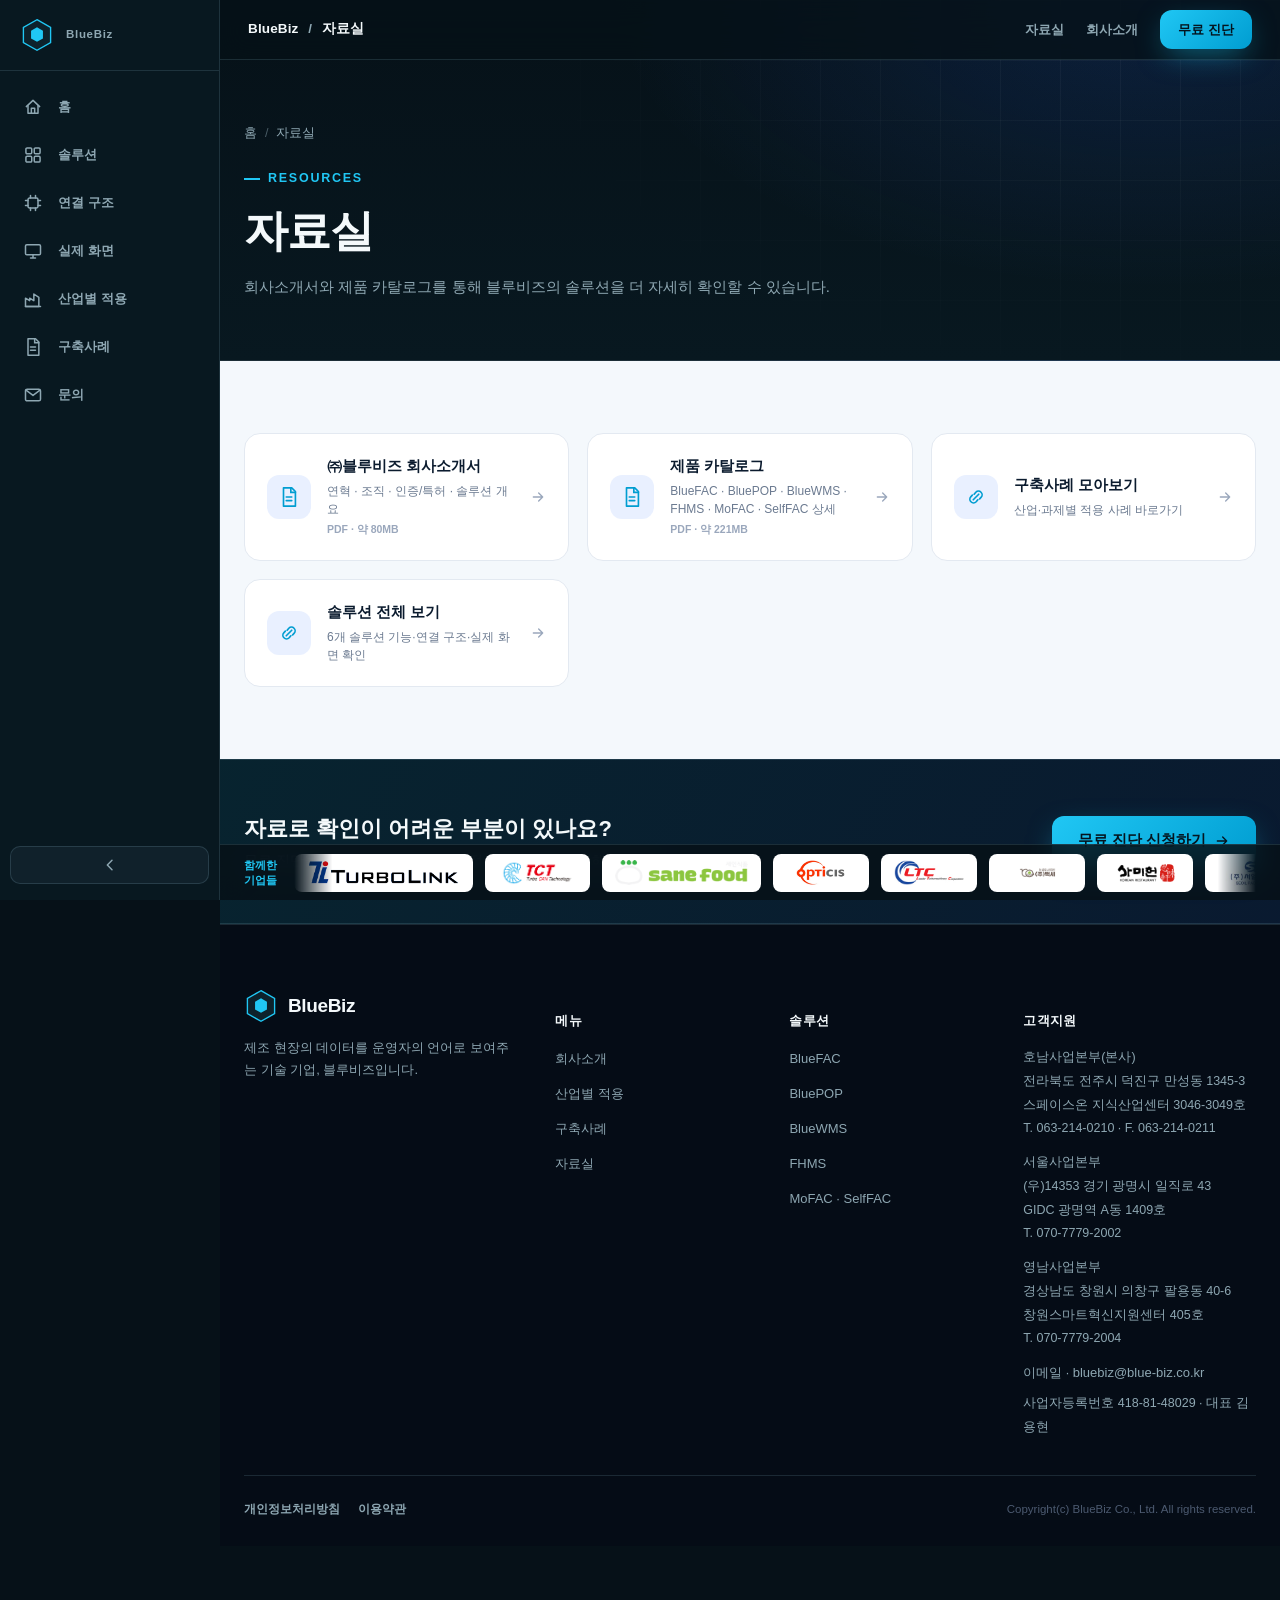
<file: pages/resources.html>
<!doctype html>
<html lang="ko">
<head>
<meta charset="UTF-8">
<meta name="viewport" content="width=device-width, initial-scale=1, viewport-fit=cover">
<title>자료실 | 블루비즈</title>
<meta name="description" content="㈜블루비즈 회사소개서와 제품 카탈로그를 확인할 수 있는 자료실입니다.">
<meta name="theme-color" content="#061118">
<meta property="og:type" content="website">
<meta property="og:title" content="자료실 | 블루비즈">
<meta property="og:description" content="㈜블루비즈 회사소개서와 제품 카탈로그를 확인할 수 있는 자료실입니다.">
<meta property="og:url" content="https://www.blue-biz.co.kr/pages/resources.html">
<meta property="og:locale" content="ko_KR">
<link rel="icon" href="../assets/img/favicon.ico">
<link rel="stylesheet" href="../assets/css/style.css">
</head>
<body data-page="resources" class="has-mobile-cta">
<a class="skip-link" href="#main">본문 바로가기</a>

<svg style="display:none" aria-hidden="true">
  <symbol id="ic-home" viewBox="0 0 24 24" fill="none" stroke="currentColor" stroke-width="1.8"><path d="M4 11.5 12 4l8 7.5" stroke-linecap="round" stroke-linejoin="round"/><path d="M6 10v9.5h12V10" stroke-linejoin="round"/><path d="M10 19.5v-6h4v6" stroke-linejoin="round"/></symbol>
  <symbol id="ic-grid" viewBox="0 0 24 24" fill="none" stroke="currentColor" stroke-width="1.8"><rect x="3.5" y="3.5" width="7" height="7" rx="1.4"/><rect x="13.5" y="3.5" width="7" height="7" rx="1.4"/><rect x="3.5" y="13.5" width="7" height="7" rx="1.4"/><rect x="13.5" y="13.5" width="7" height="7" rx="1.4"/></symbol>
  <symbol id="ic-monitor" viewBox="0 0 24 24" fill="none" stroke="currentColor" stroke-width="1.8"><rect x="3" y="4.5" width="18" height="12" rx="1.6"/><path d="M9 20.5h6M12 16.5v4" stroke-linecap="round"/></symbol>
  <symbol id="ic-chevron" viewBox="0 0 24 24" fill="none" stroke="currentColor" stroke-width="2.2"><path d="M9 5l7 7-7 7" stroke-linecap="round" stroke-linejoin="round"/></symbol>
  <symbol id="ic-menu" viewBox="0 0 24 24" fill="none" stroke="currentColor" stroke-width="1.8"><path d="M4 7h16M4 12h16M4 17h16" stroke-linecap="round"/></symbol>
  <symbol id="ic-close" viewBox="0 0 24 24" fill="none" stroke="currentColor" stroke-width="1.8"><path d="M6 6l12 12M18 6 6 18" stroke-linecap="round"/></symbol>
  <symbol id="ic-arrow" viewBox="0 0 24 24" fill="none" stroke="currentColor" stroke-width="2"><path d="M5 12h14M13 6l6 6-6 6" stroke-linecap="round" stroke-linejoin="round"/></symbol>
  <symbol id="ic-search" viewBox="0 0 24 24" fill="none" stroke="currentColor" stroke-width="1.8"><circle cx="11" cy="11" r="7"/><path d="m20 20-3.5-3.5" stroke-linecap="round"/></symbol>
  <symbol id="ic-cpu" viewBox="0 0 24 24" fill="none" stroke="currentColor" stroke-width="1.8"><rect x="6" y="6" width="12" height="12" rx="2"/><path d="M9 3v3M15 3v3M9 18v3M15 18v3M3 9h3M3 15h3M18 9h3M18 15h3" stroke-linecap="round"/></symbol>
  <symbol id="ic-factory" viewBox="0 0 24 24" fill="none" stroke="currentColor" stroke-width="1.8"><path d="M3 21V11l5 3v-3l5 3V6l6 4v11H3Z" stroke-linejoin="round"/><path d="M3 21h18" stroke-linecap="round"/></symbol>
  <symbol id="ic-doc" viewBox="0 0 24 24" fill="none" stroke="currentColor" stroke-width="1.8"><path d="M6 2h9l4 4v16H6V2Z" stroke-linejoin="round"/><path d="M14 2v5h5M9 12h6M9 16h6" stroke-linecap="round"/></symbol>
  <symbol id="ic-mail" viewBox="0 0 24 24" fill="none" stroke="currentColor" stroke-width="1.8"><rect x="3" y="5" width="18" height="14" rx="2"/><path d="m4 6.5 8 6 8-6" stroke-linecap="round" stroke-linejoin="round"/></symbol>
  <symbol id="ic-link" viewBox="0 0 24 24" fill="none" stroke="currentColor" stroke-width="1.8"><path d="M9 15l6-6M8 10l-1.5 1.5a4 4 0 0 0 5.7 5.7L14 15M16 14l1.5-1.5a4 4 0 0 0-5.7-5.7L10 9" stroke-linecap="round" stroke-linejoin="round"/></symbol>
</svg>

<aside class="app-sidebar is-expanded" id="appSidebar">
  <div class="sidebar-top">
    <a href="../index.html" class="logo" aria-label="블루비즈 홈으로 이동">
      <span class="mark"><svg viewBox="0 0 40 40" fill="none"><path d="M20 2 36 11v18L20 38 4 29V11L20 2Z" fill="#0D222C" stroke="#20C7F4" stroke-width="1.6"/><path d="M13 24V15l7-4 7 4v9l-7 4-7-4Z" fill="#20C7F4"/></svg></span>
      <span class="sidebar-logo-text">BlueBiz</span>
    </a>
  </div>
  <nav class="sidebar-nav" aria-label="주요 메뉴">
    <a href="../index.html" data-nav="home" data-tooltip="홈"><span class="s-icon"><svg><use href="#ic-home"/></svg></span><span class="s-label">홈</span></a>
    <a href="solutions.html" data-nav="solutions" data-tooltip="솔루션"><span class="s-icon"><svg><use href="#ic-grid"/></svg></span><span class="s-label">솔루션</span></a>
    <a href="flow.html" data-nav="flow" data-tooltip="연결 구조"><span class="s-icon"><svg><use href="#ic-cpu"/></svg></span><span class="s-label">연결 구조</span></a>
    <a href="proof.html" data-nav="proof" data-tooltip="실제 화면"><span class="s-icon"><svg><use href="#ic-monitor"/></svg></span><span class="s-label">실제 화면</span></a>
    <a href="industries.html" data-nav="industries" data-tooltip="산업별 적용"><span class="s-icon"><svg><use href="#ic-factory"/></svg></span><span class="s-label">산업별 적용</span></a>
    <a href="cases.html" data-nav="cases" data-tooltip="구축사례"><span class="s-icon"><svg><use href="#ic-doc"/></svg></span><span class="s-label">구축사례</span></a>
    <a href="contact.html" data-nav="contact" data-tooltip="문의"><span class="s-icon"><svg><use href="#ic-mail"/></svg></span><span class="s-label">문의</span></a>
  </nav>
  <button class="sidebar-toggle" id="sidebarToggle" aria-label="사이드바 접기/펼치기" aria-pressed="true" type="button">
    <svg><use href="#ic-chevron"/></svg>
  </button>
</aside>

<div class="app-topbar">
  <div class="topbar-left">BlueBiz <span>/</span> 자료실</div>
  <div class="topbar-right">
    <a href="resources.html" data-nav="resources">자료실</a>
    <a href="about.html">회사소개</a>
    <a href="contact.html" class="btn btn-primary">무료 진단</a>
  </div>
</div>

<div class="mobile-header">
  <a href="../index.html" class="logo"><span class="mark"><svg viewBox="0 0 40 40" fill="none"><path d="M20 2 36 11v18L20 38 4 29V11L20 2Z" fill="#0D222C" stroke="#20C7F4" stroke-width="1.6"/><path d="M13 24V15l7-4 7 4v9l-7 4-7-4Z" fill="#20C7F4"/></svg></span>BlueBiz</a>
  <div style="display:flex;align-items:center;gap:8px;">
    <a href="contact.html" class="btn btn-primary" style="padding:9px 14px;font-size:12.5px;">무료 진단</a>
    <button class="hamburger" id="mobileDrawerToggle" aria-label="메뉴 열기" aria-expanded="false" aria-controls="mobileDrawer" type="button"><svg><use href="#ic-menu"/></svg></button>
  </div>
</div>

<div class="mobile-drawer" id="mobileDrawer" role="dialog" aria-modal="true" aria-label="모바일 메뉴">
  <div class="mobile-drawer-top">
    <span class="logo"><span class="mark"><svg viewBox="0 0 40 40" fill="none"><path d="M20 2 36 11v18L20 38 4 29V11L20 2Z" fill="#0D222C" stroke="#20C7F4" stroke-width="1.6"/><path d="M13 24V15l7-4 7 4v9l-7 4-7-4Z" fill="#20C7F4"/></svg></span>BlueBiz</span>
    <button class="hamburger" id="mobileDrawerClose" aria-label="메뉴 닫기" type="button"><svg><use href="#ic-close"/></svg></button>
  </div>
  <nav aria-label="모바일 메뉴">
    <a href="../index.html" data-nav="home"><svg><use href="#ic-home"/></svg>홈</a>
    <a href="solutions.html" data-nav="solutions"><svg><use href="#ic-grid"/></svg>솔루션</a>
    <a href="flow.html" data-nav="flow"><svg><use href="#ic-cpu"/></svg>연결 구조</a>
    <a href="proof.html" data-nav="proof"><svg><use href="#ic-monitor"/></svg>실제 화면</a>
    <a href="industries.html" data-nav="industries"><svg><use href="#ic-factory"/></svg>산업별 적용</a>
    <a href="cases.html" data-nav="cases"><svg><use href="#ic-doc"/></svg>구축사례</a>
    <a href="resources.html" data-nav="resources"><svg><use href="#ic-doc"/></svg>자료실</a>
    <a href="about.html" data-nav="about"><svg><use href="#ic-home"/></svg>회사소개</a>
    <a href="contact.html" data-nav="contact"><svg><use href="#ic-mail"/></svg>문의</a>
  </nav>
  <a href="contact.html" class="btn btn-primary btn-block">무료 진단 신청</a>
</div>

<div class="partner-strip" data-needs-verification="true">
  <span class="partner-strip-label">함께한<br>기업들</span>
  <div class="partner-marquee">
    <div class="partner-logo-track">
      <div class="partner-logo-item"><span class="partner-logo-box" title="터보링크"><img src="../assets/img/logos/turbolink-logo.png" alt="터보링크" loading="eager"></span></div>
      <div class="partner-logo-item"><a class="partner-logo-link" href="http://mes.tct.co.kr" target="_blank" rel="noopener noreferrer" title="TCT 운영 화면 (새 창)"><span class="partner-logo-box" title="TCT"><img src="../assets/img/logos/tct-logo.png" alt="TCT" loading="eager"></span></a></div>
      <div class="partner-logo-item"><a class="partner-logo-link" href="http://211.225.116.167:8080" target="_blank" rel="noopener noreferrer" title="(주)세인식품 운영 화면 (새 창)"><span class="partner-logo-box" title="(주)세인식품"><img src="../assets/img/logos/seine-food.png" alt="(주)세인식품" loading="eager"></span></a></div>
      <div class="partner-logo-item"><a class="partner-logo-link" href="http://192.168.0.8/publish.htm" target="_blank" rel="noopener noreferrer" title="옵티시스 운영 화면 (새 창)"><span class="partner-logo-box" title="옵티시스"><img src="../assets/img/logos/opticis.webp" alt="옵티시스" loading="eager"></span></a></div>
      <div class="partner-logo-item"><a class="partner-logo-link" href="http://ltc.iptime.org" target="_blank" rel="noopener noreferrer" title="(주)엘티씨 운영 화면 (새 창)"><span class="partner-logo-box" title="(주)엘티씨"><img src="../assets/img/logos/ltc.jpg" alt="(주)엘티씨" loading="eager"></span></a></div>
      <div class="partner-logo-item"><a class="partner-logo-link" href="http://baeksemes.iptime.org" target="_blank" rel="noopener noreferrer" title="백세 운영 화면 (새 창)"><span class="partner-logo-box" title="백세"><img src="../assets/img/logos/baekse.png" alt="백세" loading="eager"></span></a></div>
      <div class="partner-logo-item"><a class="partner-logo-link" href="http://gupanjang.iptime.org" target="_blank" rel="noopener noreferrer" title="갈비구판장(사미헌) 운영 화면 (새 창)"><span class="partner-logo-box" title="갈비구판장(사미헌)"><img src="../assets/img/logos/samiheon.png" alt="갈비구판장(사미헌)" loading="eager"></span></a></div>
      <div class="partner-logo-item"><a class="partner-logo-link" href="http://seoilmes.tplinkdns.com" target="_blank" rel="noopener noreferrer" title="서일퍼시픽 운영 화면 (새 창)"><span class="partner-logo-box" title="서일퍼시픽"><img src="../assets/img/logos/seoil-pacific.jpg" alt="서일퍼시픽" loading="eager"></span></a></div>
      <div class="partner-logo-item"><a class="partner-logo-link" href="http://49.247.42.249" target="_blank" rel="noopener noreferrer" title="쓰리축코리아 운영 화면 (새 창)"><span class="partner-logo-box" title="쓰리축코리아"><img src="../assets/img/logos/3axis-korea.png" alt="쓰리축코리아" loading="eager"></span></a></div>
      <div class="partner-logo-item"><a class="partner-logo-link" href="http://jcr.blue-biz.kr" target="_blank" rel="noopener noreferrer" title="제형센터 운영 화면 (새 창)"><span class="partner-logo-box partner-logo-text" title="제형센터">제형센터</span></a></div>
      <div class="partner-logo-item"><a class="partner-logo-link" href="http://220.124.57.100:4000" target="_blank" rel="noopener noreferrer" title="쌍영방적 운영 화면 (새 창)"><span class="partner-logo-box" title="쌍영방적"><img src="../assets/img/logos/ssangyoung.png" alt="쌍영방적" loading="eager"></span></a></div>
      <div class="partner-logo-item"><a class="partner-logo-link" href="http://49.247.40.190" target="_blank" rel="noopener noreferrer" title="농업회사법인 (주)포렘 운영 화면 (새 창)"><span class="partner-logo-box" title="농업회사법인 (주)포렘"><img src="../assets/img/logos/forem.jpg" alt="농업회사법인 (주)포렘" loading="eager"></span></a></div>
      <div class="partner-logo-item"><a class="partner-logo-link" href="http://49.247.42.104" target="_blank" rel="noopener noreferrer" title="아이버스 운영 화면 (새 창)"><span class="partner-logo-box" title="아이버스"><img src="../assets/img/logos/ivers.jpg" alt="아이버스" loading="eager"></span></a></div>
      <div class="partner-logo-item"><a class="partner-logo-link" href="http://49.247.46.134" target="_blank" rel="noopener noreferrer" title="새만금화학(주) 운영 화면 (새 창)"><span class="partner-logo-box" title="새만금화학(주)"><img src="../assets/img/logos/saemangeum-chem.png" alt="새만금화학(주)" loading="eager"></span></a></div>
      <div class="partner-logo-item"><a class="partner-logo-link" href="http://115.68.228.213" target="_blank" rel="noopener noreferrer" title="신광식품(3공장) 운영 화면 (새 창)"><span class="partner-logo-box" title="신광식품(3공장)"><img src="../assets/img/logos/shinkwang-3rd.png" alt="신광식품(3공장)" loading="eager"></span></a></div>
      <div class="partner-logo-item"><a class="partner-logo-link" href="http://49.247.172.145" target="_blank" rel="noopener noreferrer" title="바로군 운영 화면 (새 창)"><span class="partner-logo-box" title="바로군"><img src="../assets/img/logos/barogun.jpg" alt="바로군" loading="eager"></span></a></div>
      <div class="partner-logo-item"><a class="partner-logo-link" href="http://hwasan4.iptime.org" target="_blank" rel="noopener noreferrer" title="화산 운영 화면 (새 창)"><span class="partner-logo-box partner-logo-text" title="화산">화산</span></a></div>
      <div class="partner-logo-item"><a class="partner-logo-link" href="http://220.84.77.121" target="_blank" rel="noopener noreferrer" title="(주)용진정밀 운영 화면 (새 창)"><span class="partner-logo-box" title="(주)용진정밀"><img src="../assets/img/logos/yongjin.png" alt="(주)용진정밀" loading="eager"></span></a></div>
      <div class="partner-logo-item"><a class="partner-logo-link" href="http://brmilk-mes.iptime.org" target="_blank" rel="noopener noreferrer" title="보령우유(주) 운영 화면 (새 창)"><span class="partner-logo-box" title="보령우유(주)"><img src="../assets/img/logos/boryeong-milk.png" alt="보령우유(주)" loading="eager"></span></a></div>
      <div class="partner-logo-item"><a class="partner-logo-link" href="http://49.247.174.67" target="_blank" rel="noopener noreferrer" title="이피캠텍 운영 화면 (새 창)"><span class="partner-logo-box" title="이피캠텍"><img src="../assets/img/logos/epcamtech.png" alt="이피캠텍" loading="eager"></span></a></div>
      <div class="partner-logo-item"><a class="partner-logo-link" href="http://49.247.37.216" target="_blank" rel="noopener noreferrer" title="참사랑에프앤비 운영 화면 (새 창)"><span class="partner-logo-box partner-logo-text" title="참사랑에프앤비">참사랑에프앤비</span></a></div>
      <div class="partner-logo-item"><a class="partner-logo-link" href="http://chambadames.iptime.org" target="_blank" rel="noopener noreferrer" title="참바다&amp;온쿡 운영 화면 (새 창)"><span class="partner-logo-box" title="참바다&amp;온쿡"><img src="../assets/img/logos/chambada.png" alt="참바다&amp;온쿡" loading="eager"></span></a></div>
      <div class="partner-logo-item"><a class="partner-logo-link" href="http://mes.jellomi.co.kr" target="_blank" rel="noopener noreferrer" title="데코리아 운영 화면 (새 창)"><span class="partner-logo-box" title="데코리아"><img src="../assets/img/logos/decoria.png" alt="데코리아" loading="eager"></span></a></div>
      <div class="partner-logo-item"><a class="partner-logo-link" href="http://dongyoungmes.iptime.org" target="_blank" rel="noopener noreferrer" title="동영금속 운영 화면 (새 창)"><span class="partner-logo-box" title="동영금속"><img src="../assets/img/logos/dongyoung.png" alt="동영금속" loading="eager"></span></a></div>
      <div class="partner-logo-item"><a class="partner-logo-link" href="http://hunhun-mes.iptime.org" target="_blank" rel="noopener noreferrer" title="훈훈 운영 화면 (새 창)"><span class="partner-logo-box" title="훈훈"><img src="../assets/img/logos/hunhun.jpg" alt="훈훈" loading="eager"></span></a></div>
      <div class="partner-logo-item"><a class="partner-logo-link" href="http://woonam.iptime.org" target="_blank" rel="noopener noreferrer" title="(주)우남기공 운영 화면 (새 창)"><span class="partner-logo-box" title="(주)우남기공"><img src="../assets/img/logos/woonam.gif" alt="(주)우남기공" loading="eager"></span></a></div>
      <div class="partner-logo-item"><a class="partner-logo-link" href="http://daeyangmes.iptime.org" target="_blank" rel="noopener noreferrer" title="대양물산 운영 화면 (새 창)"><span class="partner-logo-box" title="대양물산"><img src="../assets/img/logos/daeyang.png" alt="대양물산" loading="eager"></span></a></div>
      <div class="partner-logo-item"><a class="partner-logo-link" href="http://tkmes.iptime.org" target="_blank" rel="noopener noreferrer" title="태광 운영 화면 (새 창)"><span class="partner-logo-box" title="태광"><img src="../assets/img/logos/taekwang.png" alt="태광" loading="eager"></span></a></div>
      <div class="partner-logo-item"><a class="partner-logo-link" href="http://saerombnf.iptime.org" target="_blank" rel="noopener noreferrer" title="새롬비앤에프 운영 화면 (새 창)"><span class="partner-logo-box" title="새롬비앤에프"><img src="../assets/img/logos/saerom-bnf.jpg" alt="새롬비앤에프" loading="eager"></span></a></div>
      <div class="partner-logo-item"><a class="partner-logo-link" href="http://soulnature.iptime.org" target="_blank" rel="noopener noreferrer" title="소울네이처푸드 운영 화면 (새 창)"><span class="partner-logo-box" title="소울네이처푸드"><img src="../assets/img/logos/soulnature.svg" alt="소울네이처푸드" loading="eager"></span></a></div>
      <div class="partner-logo-item"><a class="partner-logo-link" href="http://skfmes.iptime.org" target="_blank" rel="noopener noreferrer" title="(주)신광식품 운영 화면 (새 창)"><span class="partner-logo-box" title="(주)신광식품"><img src="../assets/img/logos/shinkwang.png" alt="(주)신광식품" loading="eager"></span></a></div>
      <div class="partner-logo-item"><a class="partner-logo-link" href="http://gschemi.iptime.org" target="_blank" rel="noopener noreferrer" title="금성화학 운영 화면 (새 창)"><span class="partner-logo-box" title="금성화학"><img src="../assets/img/logos/geumsung-chem.gif" alt="금성화학" loading="eager"></span></a></div>
      <div class="partner-logo-item"><a class="partner-logo-link" href="http://49.247.173.22" target="_blank" rel="noopener noreferrer" title="성원엘리베이터 운영 화면 (새 창)"><span class="partner-logo-box" title="성원엘리베이터"><img src="../assets/img/logos/sungwon-elevator.jpg" alt="성원엘리베이터" loading="eager"></span></a></div>
      <div class="partner-logo-item"><a class="partner-logo-link" href="http://115.68.199.46" target="_blank" rel="noopener noreferrer" title="(주)지원테크 운영 화면 (새 창)"><span class="partner-logo-box" title="(주)지원테크"><img src="../assets/img/logos/jiwon-tech.jpg" alt="(주)지원테크" loading="eager"></span></a></div>
      <div class="partner-logo-item"><a class="partner-logo-link" href="http://isaac-mes.iptime.org" target="_blank" rel="noopener noreferrer" title="이삭식품 운영 화면 (새 창)"><span class="partner-logo-box" title="이삭식품"><img src="../assets/img/logos/isaac-food.png" alt="이삭식품" loading="eager"></span></a></div>
      <div class="partner-logo-item"><a class="partner-logo-link" href="http://mes.beobe.kr" target="_blank" rel="noopener noreferrer" title="베오베 운영 화면 (새 창)"><span class="partner-logo-box" title="베오베"><img src="../assets/img/logos/beobe.png" alt="베오베" loading="eager"></span></a></div>
      <div class="partner-logo-item"><a class="partner-logo-link" href="http://49.247.169.186" target="_blank" rel="noopener noreferrer" title="나눔정밀 운영 화면 (새 창)"><span class="partner-logo-box" title="나눔정밀"><img src="../assets/img/logos/nanum.png" alt="나눔정밀" loading="eager"></span></a></div>
      <div class="partner-logo-item"><span class="partner-logo-box" title="터보링크"><img src="../assets/img/logos/turbolink-logo.png" alt="터보링크" loading="eager"></span></div>
      <div class="partner-logo-item"><a class="partner-logo-link" href="http://mes.tct.co.kr" target="_blank" rel="noopener noreferrer" title="TCT 운영 화면 (새 창)"><span class="partner-logo-box" title="TCT"><img src="../assets/img/logos/tct-logo.png" alt="TCT" loading="eager"></span></a></div>
      <div class="partner-logo-item"><a class="partner-logo-link" href="http://211.225.116.167:8080" target="_blank" rel="noopener noreferrer" title="(주)세인식품 운영 화면 (새 창)"><span class="partner-logo-box" title="(주)세인식품"><img src="../assets/img/logos/seine-food.png" alt="(주)세인식품" loading="eager"></span></a></div>
      <div class="partner-logo-item"><a class="partner-logo-link" href="http://192.168.0.8/publish.htm" target="_blank" rel="noopener noreferrer" title="옵티시스 운영 화면 (새 창)"><span class="partner-logo-box" title="옵티시스"><img src="../assets/img/logos/opticis.webp" alt="옵티시스" loading="eager"></span></a></div>
      <div class="partner-logo-item"><a class="partner-logo-link" href="http://ltc.iptime.org" target="_blank" rel="noopener noreferrer" title="(주)엘티씨 운영 화면 (새 창)"><span class="partner-logo-box" title="(주)엘티씨"><img src="../assets/img/logos/ltc.jpg" alt="(주)엘티씨" loading="eager"></span></a></div>
      <div class="partner-logo-item"><a class="partner-logo-link" href="http://baeksemes.iptime.org" target="_blank" rel="noopener noreferrer" title="백세 운영 화면 (새 창)"><span class="partner-logo-box" title="백세"><img src="../assets/img/logos/baekse.png" alt="백세" loading="eager"></span></a></div>
      <div class="partner-logo-item"><a class="partner-logo-link" href="http://gupanjang.iptime.org" target="_blank" rel="noopener noreferrer" title="갈비구판장(사미헌) 운영 화면 (새 창)"><span class="partner-logo-box" title="갈비구판장(사미헌)"><img src="../assets/img/logos/samiheon.png" alt="갈비구판장(사미헌)" loading="eager"></span></a></div>
      <div class="partner-logo-item"><a class="partner-logo-link" href="http://seoilmes.tplinkdns.com" target="_blank" rel="noopener noreferrer" title="서일퍼시픽 운영 화면 (새 창)"><span class="partner-logo-box" title="서일퍼시픽"><img src="../assets/img/logos/seoil-pacific.jpg" alt="서일퍼시픽" loading="eager"></span></a></div>
      <div class="partner-logo-item"><a class="partner-logo-link" href="http://49.247.42.249" target="_blank" rel="noopener noreferrer" title="쓰리축코리아 운영 화면 (새 창)"><span class="partner-logo-box" title="쓰리축코리아"><img src="../assets/img/logos/3axis-korea.png" alt="쓰리축코리아" loading="eager"></span></a></div>
      <div class="partner-logo-item"><a class="partner-logo-link" href="http://jcr.blue-biz.kr" target="_blank" rel="noopener noreferrer" title="제형센터 운영 화면 (새 창)"><span class="partner-logo-box partner-logo-text" title="제형센터">제형센터</span></a></div>
      <div class="partner-logo-item"><a class="partner-logo-link" href="http://220.124.57.100:4000" target="_blank" rel="noopener noreferrer" title="쌍영방적 운영 화면 (새 창)"><span class="partner-logo-box" title="쌍영방적"><img src="../assets/img/logos/ssangyoung.png" alt="쌍영방적" loading="eager"></span></a></div>
      <div class="partner-logo-item"><a class="partner-logo-link" href="http://49.247.40.190" target="_blank" rel="noopener noreferrer" title="농업회사법인 (주)포렘 운영 화면 (새 창)"><span class="partner-logo-box" title="농업회사법인 (주)포렘"><img src="../assets/img/logos/forem.jpg" alt="농업회사법인 (주)포렘" loading="eager"></span></a></div>
      <div class="partner-logo-item"><a class="partner-logo-link" href="http://49.247.42.104" target="_blank" rel="noopener noreferrer" title="아이버스 운영 화면 (새 창)"><span class="partner-logo-box" title="아이버스"><img src="../assets/img/logos/ivers.jpg" alt="아이버스" loading="eager"></span></a></div>
      <div class="partner-logo-item"><a class="partner-logo-link" href="http://49.247.46.134" target="_blank" rel="noopener noreferrer" title="새만금화학(주) 운영 화면 (새 창)"><span class="partner-logo-box" title="새만금화학(주)"><img src="../assets/img/logos/saemangeum-chem.png" alt="새만금화학(주)" loading="eager"></span></a></div>
      <div class="partner-logo-item"><a class="partner-logo-link" href="http://115.68.228.213" target="_blank" rel="noopener noreferrer" title="신광식품(3공장) 운영 화면 (새 창)"><span class="partner-logo-box" title="신광식품(3공장)"><img src="../assets/img/logos/shinkwang-3rd.png" alt="신광식품(3공장)" loading="eager"></span></a></div>
      <div class="partner-logo-item"><a class="partner-logo-link" href="http://49.247.172.145" target="_blank" rel="noopener noreferrer" title="바로군 운영 화면 (새 창)"><span class="partner-logo-box" title="바로군"><img src="../assets/img/logos/barogun.jpg" alt="바로군" loading="eager"></span></a></div>
      <div class="partner-logo-item"><a class="partner-logo-link" href="http://hwasan4.iptime.org" target="_blank" rel="noopener noreferrer" title="화산 운영 화면 (새 창)"><span class="partner-logo-box partner-logo-text" title="화산">화산</span></a></div>
      <div class="partner-logo-item"><a class="partner-logo-link" href="http://220.84.77.121" target="_blank" rel="noopener noreferrer" title="(주)용진정밀 운영 화면 (새 창)"><span class="partner-logo-box" title="(주)용진정밀"><img src="../assets/img/logos/yongjin.png" alt="(주)용진정밀" loading="eager"></span></a></div>
      <div class="partner-logo-item"><a class="partner-logo-link" href="http://brmilk-mes.iptime.org" target="_blank" rel="noopener noreferrer" title="보령우유(주) 운영 화면 (새 창)"><span class="partner-logo-box" title="보령우유(주)"><img src="../assets/img/logos/boryeong-milk.png" alt="보령우유(주)" loading="eager"></span></a></div>
      <div class="partner-logo-item"><a class="partner-logo-link" href="http://49.247.174.67" target="_blank" rel="noopener noreferrer" title="이피캠텍 운영 화면 (새 창)"><span class="partner-logo-box" title="이피캠텍"><img src="../assets/img/logos/epcamtech.png" alt="이피캠텍" loading="eager"></span></a></div>
      <div class="partner-logo-item"><a class="partner-logo-link" href="http://49.247.37.216" target="_blank" rel="noopener noreferrer" title="참사랑에프앤비 운영 화면 (새 창)"><span class="partner-logo-box partner-logo-text" title="참사랑에프앤비">참사랑에프앤비</span></a></div>
      <div class="partner-logo-item"><a class="partner-logo-link" href="http://chambadames.iptime.org" target="_blank" rel="noopener noreferrer" title="참바다&amp;온쿡 운영 화면 (새 창)"><span class="partner-logo-box" title="참바다&amp;온쿡"><img src="../assets/img/logos/chambada.png" alt="참바다&amp;온쿡" loading="eager"></span></a></div>
      <div class="partner-logo-item"><a class="partner-logo-link" href="http://mes.jellomi.co.kr" target="_blank" rel="noopener noreferrer" title="데코리아 운영 화면 (새 창)"><span class="partner-logo-box" title="데코리아"><img src="../assets/img/logos/decoria.png" alt="데코리아" loading="eager"></span></a></div>
      <div class="partner-logo-item"><a class="partner-logo-link" href="http://dongyoungmes.iptime.org" target="_blank" rel="noopener noreferrer" title="동영금속 운영 화면 (새 창)"><span class="partner-logo-box" title="동영금속"><img src="../assets/img/logos/dongyoung.png" alt="동영금속" loading="eager"></span></a></div>
      <div class="partner-logo-item"><a class="partner-logo-link" href="http://hunhun-mes.iptime.org" target="_blank" rel="noopener noreferrer" title="훈훈 운영 화면 (새 창)"><span class="partner-logo-box" title="훈훈"><img src="../assets/img/logos/hunhun.jpg" alt="훈훈" loading="eager"></span></a></div>
      <div class="partner-logo-item"><a class="partner-logo-link" href="http://woonam.iptime.org" target="_blank" rel="noopener noreferrer" title="(주)우남기공 운영 화면 (새 창)"><span class="partner-logo-box" title="(주)우남기공"><img src="../assets/img/logos/woonam.gif" alt="(주)우남기공" loading="eager"></span></a></div>
      <div class="partner-logo-item"><a class="partner-logo-link" href="http://daeyangmes.iptime.org" target="_blank" rel="noopener noreferrer" title="대양물산 운영 화면 (새 창)"><span class="partner-logo-box" title="대양물산"><img src="../assets/img/logos/daeyang.png" alt="대양물산" loading="eager"></span></a></div>
      <div class="partner-logo-item"><a class="partner-logo-link" href="http://tkmes.iptime.org" target="_blank" rel="noopener noreferrer" title="태광 운영 화면 (새 창)"><span class="partner-logo-box" title="태광"><img src="../assets/img/logos/taekwang.png" alt="태광" loading="eager"></span></a></div>
      <div class="partner-logo-item"><a class="partner-logo-link" href="http://saerombnf.iptime.org" target="_blank" rel="noopener noreferrer" title="새롬비앤에프 운영 화면 (새 창)"><span class="partner-logo-box" title="새롬비앤에프"><img src="../assets/img/logos/saerom-bnf.jpg" alt="새롬비앤에프" loading="eager"></span></a></div>
      <div class="partner-logo-item"><a class="partner-logo-link" href="http://soulnature.iptime.org" target="_blank" rel="noopener noreferrer" title="소울네이처푸드 운영 화면 (새 창)"><span class="partner-logo-box" title="소울네이처푸드"><img src="../assets/img/logos/soulnature.svg" alt="소울네이처푸드" loading="eager"></span></a></div>
      <div class="partner-logo-item"><a class="partner-logo-link" href="http://skfmes.iptime.org" target="_blank" rel="noopener noreferrer" title="(주)신광식품 운영 화면 (새 창)"><span class="partner-logo-box" title="(주)신광식품"><img src="../assets/img/logos/shinkwang.png" alt="(주)신광식품" loading="eager"></span></a></div>
      <div class="partner-logo-item"><a class="partner-logo-link" href="http://gschemi.iptime.org" target="_blank" rel="noopener noreferrer" title="금성화학 운영 화면 (새 창)"><span class="partner-logo-box" title="금성화학"><img src="../assets/img/logos/geumsung-chem.gif" alt="금성화학" loading="eager"></span></a></div>
      <div class="partner-logo-item"><a class="partner-logo-link" href="http://49.247.173.22" target="_blank" rel="noopener noreferrer" title="성원엘리베이터 운영 화면 (새 창)"><span class="partner-logo-box" title="성원엘리베이터"><img src="../assets/img/logos/sungwon-elevator.jpg" alt="성원엘리베이터" loading="eager"></span></a></div>
      <div class="partner-logo-item"><a class="partner-logo-link" href="http://115.68.199.46" target="_blank" rel="noopener noreferrer" title="(주)지원테크 운영 화면 (새 창)"><span class="partner-logo-box" title="(주)지원테크"><img src="../assets/img/logos/jiwon-tech.jpg" alt="(주)지원테크" loading="eager"></span></a></div>
      <div class="partner-logo-item"><a class="partner-logo-link" href="http://isaac-mes.iptime.org" target="_blank" rel="noopener noreferrer" title="이삭식품 운영 화면 (새 창)"><span class="partner-logo-box" title="이삭식품"><img src="../assets/img/logos/isaac-food.png" alt="이삭식품" loading="eager"></span></a></div>
      <div class="partner-logo-item"><a class="partner-logo-link" href="http://mes.beobe.kr" target="_blank" rel="noopener noreferrer" title="베오베 운영 화면 (새 창)"><span class="partner-logo-box" title="베오베"><img src="../assets/img/logos/beobe.png" alt="베오베" loading="eager"></span></a></div>
      <div class="partner-logo-item"><a class="partner-logo-link" href="http://49.247.169.186" target="_blank" rel="noopener noreferrer" title="나눔정밀 운영 화면 (새 창)"><span class="partner-logo-box" title="나눔정밀"><img src="../assets/img/logos/nanum.png" alt="나눔정밀" loading="eager"></span></a></div>
    </div>
  </div>
</div>

<div class="app-main">
<main id="main">
  <section class="page-hero">
    <div class="container">
      <div class="breadcrumb"><a href="../index.html">홈</a><span>/</span>자료실</div>
      <span class="eyebrow">RESOURCES</span>
      <h1>자료실</h1>
      <p>회사소개서와 제품 카탈로그를 통해 블루비즈의 솔루션을 더 자세히 확인할 수 있습니다.</p>
    </div>
  </section>

  <section class="section tight light">
    <div class="container">
      <div class="res-grid reveal">
        <a class="res-card" href="../assets/downloads/bluebiz-company-profile.pdf" target="_blank" rel="noopener">
          <div class="res-icon"><svg><use href="#ic-doc"/></svg></div>
          <div>
            <h4>㈜블루비즈 회사소개서</h4>
            <p>연혁 · 조직 · 인증/특허 · 솔루션 개요 <span class="res-meta">PDF · 약 80MB</span></p>
          </div>
          <svg class="res-arrow"><use href="#ic-arrow"/></svg>
        </a>
        <a class="res-card" href="../assets/downloads/bluebiz-product-catalog.pdf" target="_blank" rel="noopener">
          <div class="res-icon"><svg><use href="#ic-doc"/></svg></div>
          <div>
            <h4>제품 카탈로그</h4>
            <p>BlueFAC · BluePOP · BlueWMS · FHMS · MoFAC · SelfFAC 상세 <span class="res-meta">PDF · 약 221MB</span></p>
          </div>
          <svg class="res-arrow"><use href="#ic-arrow"/></svg>
        </a>
        <a class="res-card" href="cases.html">
          <div class="res-icon"><svg><use href="#ic-link"/></svg></div>
          <div>
            <h4>구축사례 모아보기</h4>
            <p>산업·과제별 적용 사례 바로가기</p>
          </div>
          <svg class="res-arrow"><use href="#ic-arrow"/></svg>
        </a>
        <a class="res-card" href="solutions.html">
          <div class="res-icon"><svg><use href="#ic-link"/></svg></div>
          <div>
            <h4>솔루션 전체 보기</h4>
            <p>6개 솔루션 기능·연결 구조·실제 화면 확인</p>
          </div>
          <svg class="res-arrow"><use href="#ic-arrow"/></svg>
        </a>
      </div>
    </div>
  </section>

  <section class="cta-banner">
    <div class="container reveal">
      <div>
        <h2>자료로 확인이 어려운 부분이 있나요?</h2>
        <p>무료 진단을 신청하시면 담당자가 직접 궁금한 점을 안내해 드립니다.</p>
      </div>
      <a href="contact.html" class="btn btn-primary">무료 진단 신청하기<svg><use href="#ic-arrow"/></svg></a>
    </div>
  </section>
</main>

<footer class="site-footer">
  <div class="container">
    <div class="footer-top">
      <div class="footer-brand">
        <a href="../index.html" class="logo"><span class="mark"><svg viewBox="0 0 40 40" fill="none"><path d="M20 2 36 11v18L20 38 4 29V11L20 2Z" fill="#0D222C" stroke="#20C7F4" stroke-width="1.6"/><path d="M13 24V15l7-4 7 4v9l-7 4-7-4Z" fill="#20C7F4"/></svg></span>BlueBiz</a>
        <p>제조 현장의 데이터를 운영자의 언어로 보여주는 기술 기업, 블루비즈입니다.</p>
      </div>
      <div class="footer-col">
        <h5>메뉴</h5>
        <ul>
          <li><a href="about.html">회사소개</a></li>
          <li><a href="industries.html">산업별 적용</a></li>
          <li><a href="cases.html">구축사례</a></li>
          <li><a href="resources.html">자료실</a></li>
        </ul>
      </div>
      <div class="footer-col">
        <h5>솔루션</h5>
        <ul>
          <li><a href="solutions.html#bluefac">BlueFAC</a></li>
          <li><a href="solutions.html#bluepop">BluePOP</a></li>
          <li><a href="solutions.html#bluewms">BlueWMS</a></li>
          <li><a href="solutions.html#fhms">FHMS</a></li>
          <li><a href="solutions.html#mofac">MoFAC · SelfFAC</a></li>
        </ul>
      </div>
      <div class="footer-col footer-contact">
        <h5>고객지원</h5>
        <p>호남사업본부(본사)<br>전라북도 전주시 덕진구 만성동 1345-3<br>스페이스온 지식산업센터 3046-3049호<br>T. 063-214-0210 · F. 063-214-0211</p>
        <p style="margin-top:10px;">서울사업본부<br>(우)14353 경기 광명시 일직로 43<br>GIDC 광명역 A동 1409호<br>T. 070-7779-2002</p>
        <p style="margin-top:10px;">영남사업본부<br>경상남도 창원시 의창구 팔용동 40-6<br>창원스마트혁신지원센터 405호<br>T. 070-7779-2004</p>
        <p style="margin-top:10px;">이메일 · <a href="mailto:bluebiz@blue-biz.co.kr">bluebiz@blue-biz.co.kr</a></p>
        <p style="margin-top:6px;" data-needs-verification="true">사업자등록번호 418-81-48029 · 대표 김용현<!-- TODO: 공식 사업자등록증 기준으로 재확인 필요 (출처: 제3자 기업정보 조회) --></p>
      </div>
    </div>
    <div class="footer-bottom">
      <div class="legal">
        <a href="privacy-policy.html">개인정보처리방침</a>
        <a href="terms-of-service.html">이용약관</a>
      </div>
      <span class="copy">Copyright(c) BlueBiz Co., Ltd. All rights reserved.</span>
    </div>
  </div>
</footer>
</div><!-- /.app-main -->

<div class="mobile-cta-bar"><a href="contact.html" class="btn btn-primary">무료 진단 신청하기</a></div>

<script src="../assets/js/main.js" defer></script>
</body>
</html>
</file>
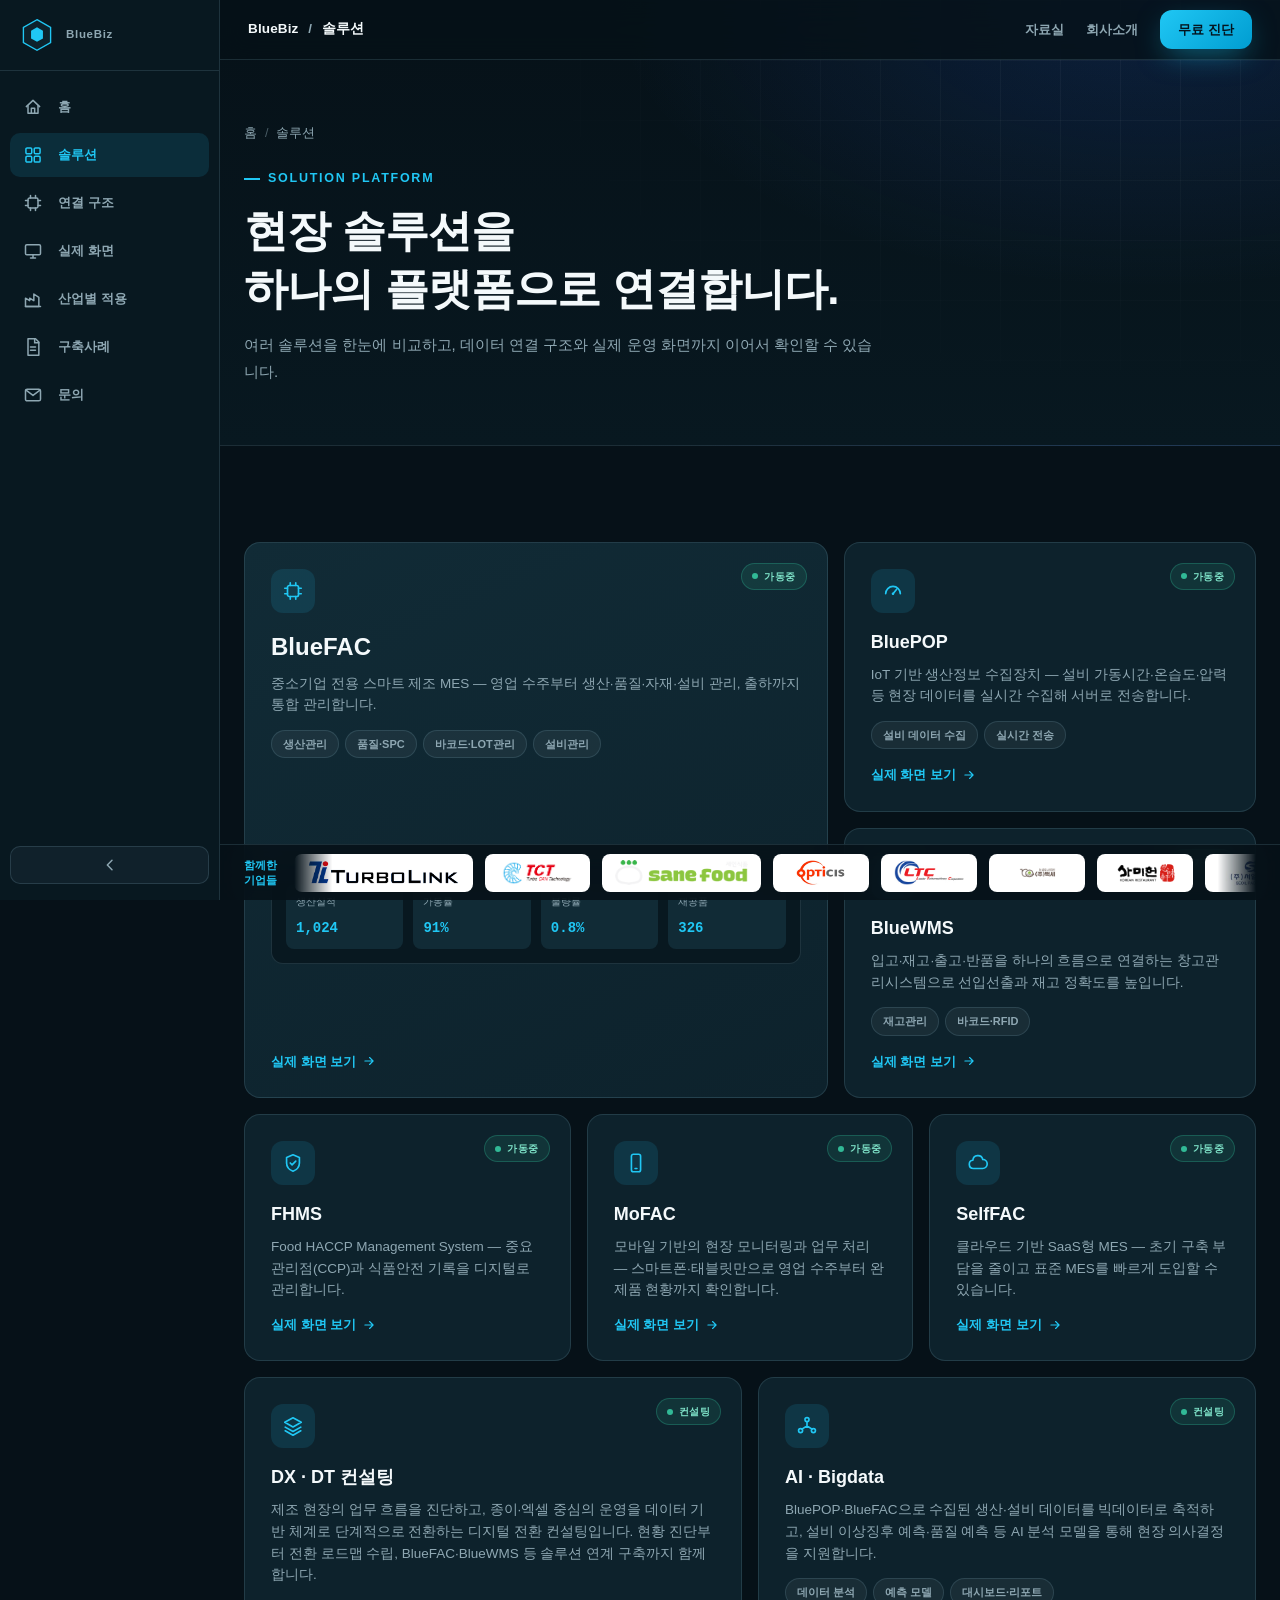
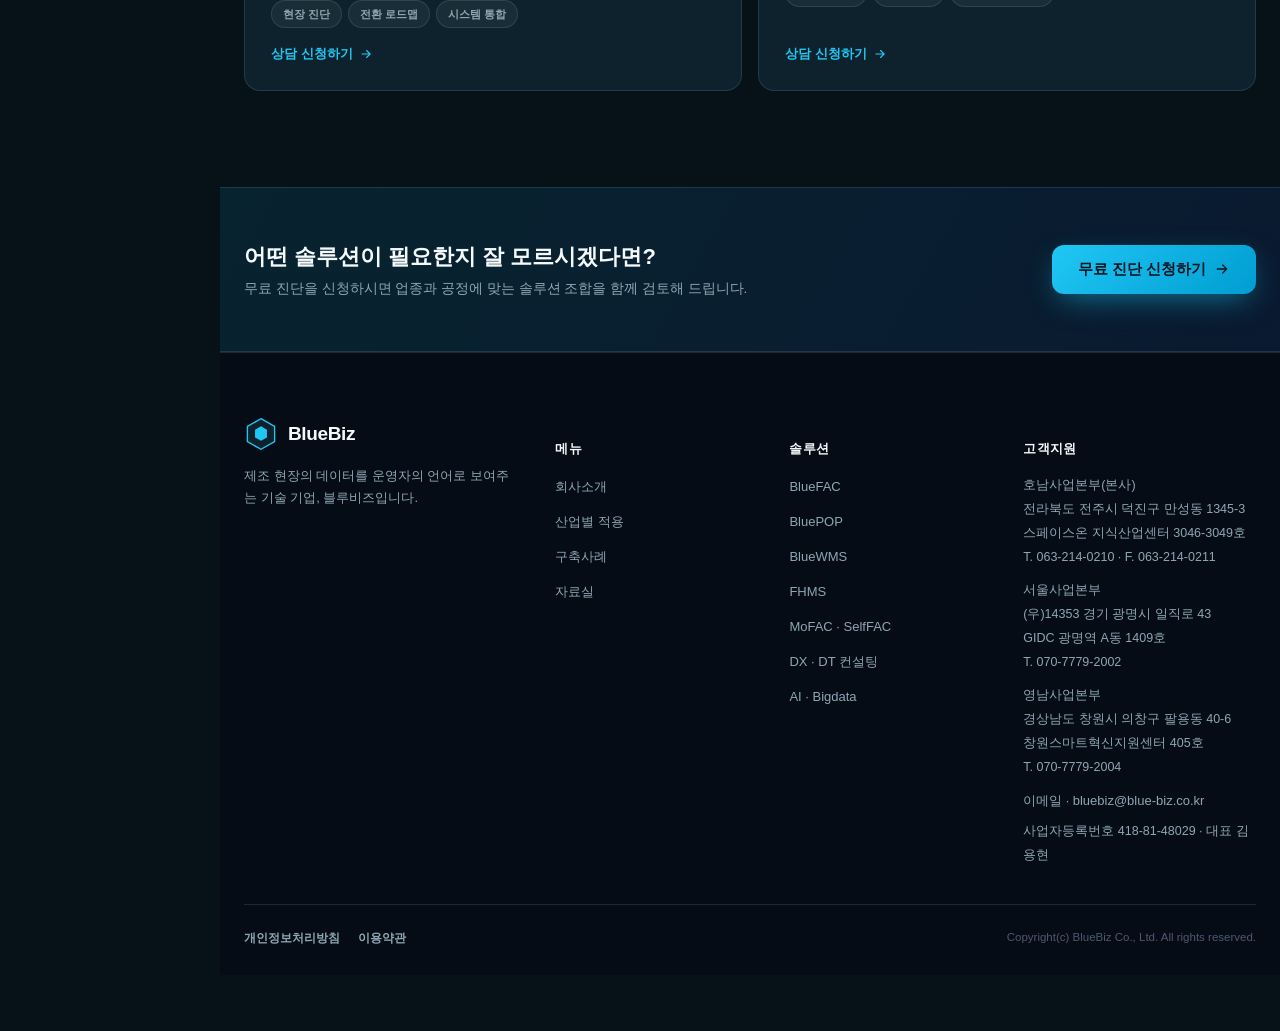
<file: pages/solutions.html>
<!doctype html>
<html lang="ko">
<head>
<meta charset="UTF-8">
<meta name="viewport" content="width=device-width, initial-scale=1, viewport-fit=cover">
<title>솔루션 | 블루비즈</title>
<meta name="description" content="BlueFAC·BluePOP·BlueWMS·FHMS·MoFAC·SelfFAC — 현장 솔루션을 하나의 플랫폼으로 연결하는 블루비즈의 솔루션 라인업을 확인하세요.">
<meta name="theme-color" content="#061118">
<meta property="og:type" content="website">
<meta property="og:title" content="솔루션 | 블루비즈">
<meta property="og:description" content="BlueFAC·BluePOP·BlueWMS·FHMS·MoFAC·SelfFAC 등 블루비즈의 솔루션 라인업을 소개합니다.">
<meta property="og:url" content="https://www.blue-biz.co.kr/pages/solutions.html">
<meta property="og:locale" content="ko_KR">
<link rel="icon" href="../assets/img/favicon.ico">
<link rel="stylesheet" href="../assets/css/style.css">
</head>
<body data-page="solutions" class="has-mobile-cta">
<a class="skip-link" href="#main">본문 바로가기</a>

<svg style="display:none" aria-hidden="true">
  <symbol id="ic-home" viewBox="0 0 24 24" fill="none" stroke="currentColor" stroke-width="1.8"><path d="M4 11.5 12 4l8 7.5" stroke-linecap="round" stroke-linejoin="round"/><path d="M6 10v9.5h12V10" stroke-linejoin="round"/><path d="M10 19.5v-6h4v6" stroke-linejoin="round"/></symbol>
  <symbol id="ic-grid" viewBox="0 0 24 24" fill="none" stroke="currentColor" stroke-width="1.8"><rect x="3.5" y="3.5" width="7" height="7" rx="1.4"/><rect x="13.5" y="3.5" width="7" height="7" rx="1.4"/><rect x="3.5" y="13.5" width="7" height="7" rx="1.4"/><rect x="13.5" y="13.5" width="7" height="7" rx="1.4"/></symbol>
  <symbol id="ic-monitor" viewBox="0 0 24 24" fill="none" stroke="currentColor" stroke-width="1.8"><rect x="3" y="4.5" width="18" height="12" rx="1.6"/><path d="M9 20.5h6M12 16.5v4" stroke-linecap="round"/></symbol>
  <symbol id="ic-chevron" viewBox="0 0 24 24" fill="none" stroke="currentColor" stroke-width="2.2"><path d="M9 5l7 7-7 7" stroke-linecap="round" stroke-linejoin="round"/></symbol>
  <symbol id="ic-menu" viewBox="0 0 24 24" fill="none" stroke="currentColor" stroke-width="1.8"><path d="M4 7h16M4 12h16M4 17h16" stroke-linecap="round"/></symbol>
  <symbol id="ic-close" viewBox="0 0 24 24" fill="none" stroke="currentColor" stroke-width="1.8"><path d="M6 6l12 12M18 6 6 18" stroke-linecap="round"/></symbol>
  <symbol id="ic-arrow" viewBox="0 0 24 24" fill="none" stroke="currentColor" stroke-width="2"><path d="M5 12h14M13 6l6 6-6 6" stroke-linecap="round" stroke-linejoin="round"/></symbol>
  <symbol id="ic-search" viewBox="0 0 24 24" fill="none" stroke="currentColor" stroke-width="1.8"><circle cx="11" cy="11" r="7"/><path d="m20 20-3.5-3.5" stroke-linecap="round"/></symbol>
  <symbol id="ic-gauge" viewBox="0 0 24 24" fill="none" stroke="currentColor" stroke-width="1.8"><path d="M4 15a8 8 0 1 1 16 0" stroke-linecap="round"/><path d="M12 15l4-5" stroke-linecap="round"/><circle cx="12" cy="15" r="1.4" fill="currentColor" stroke="none"/></symbol>
  <symbol id="ic-chart" viewBox="0 0 24 24" fill="none" stroke="currentColor" stroke-width="1.8"><path d="M4 20V10M12 20V4M20 20v-7" stroke-linecap="round"/></symbol>
  <symbol id="ic-box" viewBox="0 0 24 24" fill="none" stroke="currentColor" stroke-width="1.8"><path d="M3 8l9-4 9 4-9 4-9-4Z" stroke-linejoin="round"/><path d="M3 8v9l9 4 9-4V8" stroke-linejoin="round"/><path d="M12 12v9" /></symbol>
  <symbol id="ic-cpu" viewBox="0 0 24 24" fill="none" stroke="currentColor" stroke-width="1.8"><rect x="6" y="6" width="12" height="12" rx="2"/><path d="M9 3v3M15 3v3M9 18v3M15 18v3M3 9h3M3 15h3M18 9h3M18 15h3" stroke-linecap="round"/></symbol>
  <symbol id="ic-cloud" viewBox="0 0 24 24" fill="none" stroke="currentColor" stroke-width="1.8"><path d="M7 18a4.5 4.5 0 0 1-.6-8.96A5.5 5.5 0 0 1 17.2 8.1 4 4 0 0 1 17 18H7Z" stroke-linejoin="round"/></symbol>
  <symbol id="ic-shield" viewBox="0 0 24 24" fill="none" stroke="currentColor" stroke-width="1.8"><path d="M12 3l7 3v6c0 4.5-3 7.5-7 9-4-1.5-7-4.5-7-9V6l7-3Z" stroke-linejoin="round"/><path d="M9 12l2 2 4-4" stroke-linecap="round" stroke-linejoin="round"/></symbol>
  <symbol id="ic-mobile" viewBox="0 0 24 24" fill="none" stroke="currentColor" stroke-width="1.8"><rect x="7" y="2.5" width="10" height="19" rx="2.2"/><path d="M11 18h2" stroke-linecap="round"/></symbol>
  <symbol id="ic-factory" viewBox="0 0 24 24" fill="none" stroke="currentColor" stroke-width="1.8"><path d="M3 21V11l5 3v-3l5 3V6l6 4v11H3Z" stroke-linejoin="round"/><path d="M3 21h18" stroke-linecap="round"/></symbol>
  <symbol id="ic-doc" viewBox="0 0 24 24" fill="none" stroke="currentColor" stroke-width="1.8"><path d="M6 2h9l4 4v16H6V2Z" stroke-linejoin="round"/><path d="M14 2v5h5M9 12h6M9 16h6" stroke-linecap="round"/></symbol>
  <symbol id="ic-mail" viewBox="0 0 24 24" fill="none" stroke="currentColor" stroke-width="1.8"><rect x="3" y="5" width="18" height="14" rx="2"/><path d="m4 6.5 8 6 8-6" stroke-linecap="round" stroke-linejoin="round"/></symbol>
  <symbol id="ic-server" viewBox="0 0 24 24" fill="none" stroke="currentColor" stroke-width="1.8"><rect x="3" y="4" width="18" height="6" rx="1.5"/><rect x="3" y="14" width="18" height="6" rx="1.5"/><path d="M7 7h.01M7 17h.01" stroke-linecap="round"/></symbol>
  <symbol id="ic-output" viewBox="0 0 24 24" fill="none" stroke="currentColor" stroke-width="1.8"><path d="M4 19V9l8-5 8 5v10" stroke-linejoin="round"/><path d="M9 19v-6h6v6" stroke-linejoin="round"/></symbol>
  <symbol id="ic-layers" viewBox="0 0 24 24" fill="none" stroke="currentColor" stroke-width="1.8"><path d="M12 3l9 5-9 5-9-5 9-5Z" stroke-linejoin="round"/><path d="M3.5 13.2 12 18l8.5-4.8" stroke-linecap="round" stroke-linejoin="round"/><path d="M3.5 17.2 12 22l8.5-4.8" stroke-linecap="round" stroke-linejoin="round"/></symbol>
  <symbol id="ic-network" viewBox="0 0 24 24" fill="none" stroke="currentColor" stroke-width="1.8"><circle cx="12" cy="5" r="2.2"/><circle cx="5" cy="17" r="2.2"/><circle cx="19" cy="17" r="2.2"/><path d="M12 7.2V12M12 12 6.4 15.4M12 12l5.6 3.4" stroke-linecap="round"/></symbol>
</svg>

<aside class="app-sidebar is-expanded" id="appSidebar">
  <div class="sidebar-top">
    <a href="../index.html" class="logo" aria-label="블루비즈 홈으로 이동">
      <span class="mark"><svg viewBox="0 0 40 40" fill="none"><path d="M20 2 36 11v18L20 38 4 29V11L20 2Z" fill="#0D222C" stroke="#20C7F4" stroke-width="1.6"/><path d="M13 24V15l7-4 7 4v9l-7 4-7-4Z" fill="#20C7F4"/></svg></span>
      <span class="sidebar-logo-text">BlueBiz</span>
    </a>
  </div>
  <nav class="sidebar-nav" aria-label="주요 메뉴">
    <a href="../index.html" data-nav="home" data-tooltip="홈"><span class="s-icon"><svg><use href="#ic-home"/></svg></span><span class="s-label">홈</span></a>
    <a href="solutions.html" data-nav="solutions" data-tooltip="솔루션"><span class="s-icon"><svg><use href="#ic-grid"/></svg></span><span class="s-label">솔루션</span></a>
    <a href="flow.html" data-nav="flow" data-tooltip="연결 구조"><span class="s-icon"><svg><use href="#ic-cpu"/></svg></span><span class="s-label">연결 구조</span></a>
    <a href="proof.html" data-nav="proof" data-tooltip="실제 화면"><span class="s-icon"><svg><use href="#ic-monitor"/></svg></span><span class="s-label">실제 화면</span></a>
    <a href="industries.html" data-nav="industries" data-tooltip="산업별 적용"><span class="s-icon"><svg><use href="#ic-factory"/></svg></span><span class="s-label">산업별 적용</span></a>
    <a href="cases.html" data-nav="cases" data-tooltip="구축사례"><span class="s-icon"><svg><use href="#ic-doc"/></svg></span><span class="s-label">구축사례</span></a>
    <a href="contact.html" data-nav="contact" data-tooltip="문의"><span class="s-icon"><svg><use href="#ic-mail"/></svg></span><span class="s-label">문의</span></a>
  </nav>
  <button class="sidebar-toggle" id="sidebarToggle" aria-label="사이드바 접기/펼치기" aria-pressed="true" type="button">
    <svg><use href="#ic-chevron"/></svg>
  </button>
</aside>

<div class="app-topbar">
  <div class="topbar-left">BlueBiz <span>/</span> 솔루션</div>
  <div class="topbar-right">
    <a href="resources.html">자료실</a>
    <a href="about.html">회사소개</a>
    <a href="contact.html" class="btn btn-primary">무료 진단</a>
  </div>
</div>

<div class="mobile-header">
  <a href="../index.html" class="logo"><span class="mark"><svg viewBox="0 0 40 40" fill="none"><path d="M20 2 36 11v18L20 38 4 29V11L20 2Z" fill="#0D222C" stroke="#20C7F4" stroke-width="1.6"/><path d="M13 24V15l7-4 7 4v9l-7 4-7-4Z" fill="#20C7F4"/></svg></span>BlueBiz</a>
  <div style="display:flex;align-items:center;gap:8px;">
    <a href="contact.html" class="btn btn-primary" style="padding:9px 14px;font-size:12.5px;">무료 진단</a>
    <button class="hamburger" id="mobileDrawerToggle" aria-label="메뉴 열기" aria-expanded="false" aria-controls="mobileDrawer" type="button"><svg><use href="#ic-menu"/></svg></button>
  </div>
</div>

<div class="mobile-drawer" id="mobileDrawer" role="dialog" aria-modal="true" aria-label="모바일 메뉴">
  <div class="mobile-drawer-top">
    <span class="logo"><span class="mark"><svg viewBox="0 0 40 40" fill="none"><path d="M20 2 36 11v18L20 38 4 29V11L20 2Z" fill="#0D222C" stroke="#20C7F4" stroke-width="1.6"/><path d="M13 24V15l7-4 7 4v9l-7 4-7-4Z" fill="#20C7F4"/></svg></span>BlueBiz</span>
    <button class="hamburger" id="mobileDrawerClose" aria-label="메뉴 닫기" type="button"><svg><use href="#ic-close"/></svg></button>
  </div>
  <nav aria-label="모바일 메뉴">
    <a href="../index.html" data-nav="home"><svg><use href="#ic-home"/></svg>홈</a>
    <a href="solutions.html" data-nav="solutions"><svg><use href="#ic-grid"/></svg>솔루션</a>
    <a href="flow.html" data-nav="flow"><svg><use href="#ic-cpu"/></svg>연결 구조</a>
    <a href="proof.html" data-nav="proof"><svg><use href="#ic-monitor"/></svg>실제 화면</a>
    <a href="industries.html" data-nav="industries"><svg><use href="#ic-factory"/></svg>산업별 적용</a>
    <a href="cases.html" data-nav="cases"><svg><use href="#ic-doc"/></svg>구축사례</a>
    <a href="resources.html" data-nav="resources"><svg><use href="#ic-doc"/></svg>자료실</a>
    <a href="about.html" data-nav="about"><svg><use href="#ic-home"/></svg>회사소개</a>
    <a href="contact.html" data-nav="contact"><svg><use href="#ic-mail"/></svg>문의</a>
  </nav>
  <a href="contact.html" class="btn btn-primary btn-block">무료 진단 신청</a>
</div>

<div class="partner-strip" data-needs-verification="true">
  <span class="partner-strip-label">함께한<br>기업들</span>
  <div class="partner-marquee">
    <div class="partner-logo-track">
      <div class="partner-logo-item"><span class="partner-logo-box" title="터보링크"><img src="../assets/img/logos/turbolink-logo.png" alt="터보링크" loading="eager"></span></div>
      <div class="partner-logo-item"><a class="partner-logo-link" href="http://mes.tct.co.kr" target="_blank" rel="noopener noreferrer" title="TCT 운영 화면 (새 창)"><span class="partner-logo-box" title="TCT"><img src="../assets/img/logos/tct-logo.png" alt="TCT" loading="eager"></span></a></div>
      <div class="partner-logo-item"><a class="partner-logo-link" href="http://211.225.116.167:8080" target="_blank" rel="noopener noreferrer" title="(주)세인식품 운영 화면 (새 창)"><span class="partner-logo-box" title="(주)세인식품"><img src="../assets/img/logos/seine-food.png" alt="(주)세인식품" loading="eager"></span></a></div>
      <div class="partner-logo-item"><a class="partner-logo-link" href="http://192.168.0.8/publish.htm" target="_blank" rel="noopener noreferrer" title="옵티시스 운영 화면 (새 창)"><span class="partner-logo-box" title="옵티시스"><img src="../assets/img/logos/opticis.webp" alt="옵티시스" loading="eager"></span></a></div>
      <div class="partner-logo-item"><a class="partner-logo-link" href="http://ltc.iptime.org" target="_blank" rel="noopener noreferrer" title="(주)엘티씨 운영 화면 (새 창)"><span class="partner-logo-box" title="(주)엘티씨"><img src="../assets/img/logos/ltc.jpg" alt="(주)엘티씨" loading="eager"></span></a></div>
      <div class="partner-logo-item"><a class="partner-logo-link" href="http://baeksemes.iptime.org" target="_blank" rel="noopener noreferrer" title="백세 운영 화면 (새 창)"><span class="partner-logo-box" title="백세"><img src="../assets/img/logos/baekse.png" alt="백세" loading="eager"></span></a></div>
      <div class="partner-logo-item"><a class="partner-logo-link" href="http://gupanjang.iptime.org" target="_blank" rel="noopener noreferrer" title="갈비구판장(사미헌) 운영 화면 (새 창)"><span class="partner-logo-box" title="갈비구판장(사미헌)"><img src="../assets/img/logos/samiheon.png" alt="갈비구판장(사미헌)" loading="eager"></span></a></div>
      <div class="partner-logo-item"><a class="partner-logo-link" href="http://seoilmes.tplinkdns.com" target="_blank" rel="noopener noreferrer" title="서일퍼시픽 운영 화면 (새 창)"><span class="partner-logo-box" title="서일퍼시픽"><img src="../assets/img/logos/seoil-pacific.jpg" alt="서일퍼시픽" loading="eager"></span></a></div>
      <div class="partner-logo-item"><a class="partner-logo-link" href="http://49.247.42.249" target="_blank" rel="noopener noreferrer" title="쓰리축코리아 운영 화면 (새 창)"><span class="partner-logo-box" title="쓰리축코리아"><img src="../assets/img/logos/3axis-korea.png" alt="쓰리축코리아" loading="eager"></span></a></div>
      <div class="partner-logo-item"><a class="partner-logo-link" href="http://jcr.blue-biz.kr" target="_blank" rel="noopener noreferrer" title="제형센터 운영 화면 (새 창)"><span class="partner-logo-box partner-logo-text" title="제형센터">제형센터</span></a></div>
      <div class="partner-logo-item"><a class="partner-logo-link" href="http://220.124.57.100:4000" target="_blank" rel="noopener noreferrer" title="쌍영방적 운영 화면 (새 창)"><span class="partner-logo-box" title="쌍영방적"><img src="../assets/img/logos/ssangyoung.png" alt="쌍영방적" loading="eager"></span></a></div>
      <div class="partner-logo-item"><a class="partner-logo-link" href="http://49.247.40.190" target="_blank" rel="noopener noreferrer" title="농업회사법인 (주)포렘 운영 화면 (새 창)"><span class="partner-logo-box" title="농업회사법인 (주)포렘"><img src="../assets/img/logos/forem.jpg" alt="농업회사법인 (주)포렘" loading="eager"></span></a></div>
      <div class="partner-logo-item"><a class="partner-logo-link" href="http://49.247.42.104" target="_blank" rel="noopener noreferrer" title="아이버스 운영 화면 (새 창)"><span class="partner-logo-box" title="아이버스"><img src="../assets/img/logos/ivers.jpg" alt="아이버스" loading="eager"></span></a></div>
      <div class="partner-logo-item"><a class="partner-logo-link" href="http://49.247.46.134" target="_blank" rel="noopener noreferrer" title="새만금화학(주) 운영 화면 (새 창)"><span class="partner-logo-box" title="새만금화학(주)"><img src="../assets/img/logos/saemangeum-chem.png" alt="새만금화학(주)" loading="eager"></span></a></div>
      <div class="partner-logo-item"><a class="partner-logo-link" href="http://115.68.228.213" target="_blank" rel="noopener noreferrer" title="신광식품(3공장) 운영 화면 (새 창)"><span class="partner-logo-box" title="신광식품(3공장)"><img src="../assets/img/logos/shinkwang-3rd.png" alt="신광식품(3공장)" loading="eager"></span></a></div>
      <div class="partner-logo-item"><a class="partner-logo-link" href="http://49.247.172.145" target="_blank" rel="noopener noreferrer" title="바로군 운영 화면 (새 창)"><span class="partner-logo-box" title="바로군"><img src="../assets/img/logos/barogun.jpg" alt="바로군" loading="eager"></span></a></div>
      <div class="partner-logo-item"><a class="partner-logo-link" href="http://hwasan4.iptime.org" target="_blank" rel="noopener noreferrer" title="화산 운영 화면 (새 창)"><span class="partner-logo-box partner-logo-text" title="화산">화산</span></a></div>
      <div class="partner-logo-item"><a class="partner-logo-link" href="http://220.84.77.121" target="_blank" rel="noopener noreferrer" title="(주)용진정밀 운영 화면 (새 창)"><span class="partner-logo-box" title="(주)용진정밀"><img src="../assets/img/logos/yongjin.png" alt="(주)용진정밀" loading="eager"></span></a></div>
      <div class="partner-logo-item"><a class="partner-logo-link" href="http://brmilk-mes.iptime.org" target="_blank" rel="noopener noreferrer" title="보령우유(주) 운영 화면 (새 창)"><span class="partner-logo-box" title="보령우유(주)"><img src="../assets/img/logos/boryeong-milk.png" alt="보령우유(주)" loading="eager"></span></a></div>
      <div class="partner-logo-item"><a class="partner-logo-link" href="http://49.247.174.67" target="_blank" rel="noopener noreferrer" title="이피캠텍 운영 화면 (새 창)"><span class="partner-logo-box" title="이피캠텍"><img src="../assets/img/logos/epcamtech.png" alt="이피캠텍" loading="eager"></span></a></div>
      <div class="partner-logo-item"><a class="partner-logo-link" href="http://49.247.37.216" target="_blank" rel="noopener noreferrer" title="참사랑에프앤비 운영 화면 (새 창)"><span class="partner-logo-box partner-logo-text" title="참사랑에프앤비">참사랑에프앤비</span></a></div>
      <div class="partner-logo-item"><a class="partner-logo-link" href="http://chambadames.iptime.org" target="_blank" rel="noopener noreferrer" title="참바다&amp;온쿡 운영 화면 (새 창)"><span class="partner-logo-box" title="참바다&amp;온쿡"><img src="../assets/img/logos/chambada.png" alt="참바다&amp;온쿡" loading="eager"></span></a></div>
      <div class="partner-logo-item"><a class="partner-logo-link" href="http://mes.jellomi.co.kr" target="_blank" rel="noopener noreferrer" title="데코리아 운영 화면 (새 창)"><span class="partner-logo-box" title="데코리아"><img src="../assets/img/logos/decoria.png" alt="데코리아" loading="eager"></span></a></div>
      <div class="partner-logo-item"><a class="partner-logo-link" href="http://dongyoungmes.iptime.org" target="_blank" rel="noopener noreferrer" title="동영금속 운영 화면 (새 창)"><span class="partner-logo-box" title="동영금속"><img src="../assets/img/logos/dongyoung.png" alt="동영금속" loading="eager"></span></a></div>
      <div class="partner-logo-item"><a class="partner-logo-link" href="http://hunhun-mes.iptime.org" target="_blank" rel="noopener noreferrer" title="훈훈 운영 화면 (새 창)"><span class="partner-logo-box" title="훈훈"><img src="../assets/img/logos/hunhun.jpg" alt="훈훈" loading="eager"></span></a></div>
      <div class="partner-logo-item"><a class="partner-logo-link" href="http://woonam.iptime.org" target="_blank" rel="noopener noreferrer" title="(주)우남기공 운영 화면 (새 창)"><span class="partner-logo-box" title="(주)우남기공"><img src="../assets/img/logos/woonam.gif" alt="(주)우남기공" loading="eager"></span></a></div>
      <div class="partner-logo-item"><a class="partner-logo-link" href="http://daeyangmes.iptime.org" target="_blank" rel="noopener noreferrer" title="대양물산 운영 화면 (새 창)"><span class="partner-logo-box" title="대양물산"><img src="../assets/img/logos/daeyang.png" alt="대양물산" loading="eager"></span></a></div>
      <div class="partner-logo-item"><a class="partner-logo-link" href="http://tkmes.iptime.org" target="_blank" rel="noopener noreferrer" title="태광 운영 화면 (새 창)"><span class="partner-logo-box" title="태광"><img src="../assets/img/logos/taekwang.png" alt="태광" loading="eager"></span></a></div>
      <div class="partner-logo-item"><a class="partner-logo-link" href="http://saerombnf.iptime.org" target="_blank" rel="noopener noreferrer" title="새롬비앤에프 운영 화면 (새 창)"><span class="partner-logo-box" title="새롬비앤에프"><img src="../assets/img/logos/saerom-bnf.jpg" alt="새롬비앤에프" loading="eager"></span></a></div>
      <div class="partner-logo-item"><a class="partner-logo-link" href="http://soulnature.iptime.org" target="_blank" rel="noopener noreferrer" title="소울네이처푸드 운영 화면 (새 창)"><span class="partner-logo-box" title="소울네이처푸드"><img src="../assets/img/logos/soulnature.svg" alt="소울네이처푸드" loading="eager"></span></a></div>
      <div class="partner-logo-item"><a class="partner-logo-link" href="http://skfmes.iptime.org" target="_blank" rel="noopener noreferrer" title="(주)신광식품 운영 화면 (새 창)"><span class="partner-logo-box" title="(주)신광식품"><img src="../assets/img/logos/shinkwang.png" alt="(주)신광식품" loading="eager"></span></a></div>
      <div class="partner-logo-item"><a class="partner-logo-link" href="http://gschemi.iptime.org" target="_blank" rel="noopener noreferrer" title="금성화학 운영 화면 (새 창)"><span class="partner-logo-box" title="금성화학"><img src="../assets/img/logos/geumsung-chem.gif" alt="금성화학" loading="eager"></span></a></div>
      <div class="partner-logo-item"><a class="partner-logo-link" href="http://49.247.173.22" target="_blank" rel="noopener noreferrer" title="성원엘리베이터 운영 화면 (새 창)"><span class="partner-logo-box" title="성원엘리베이터"><img src="../assets/img/logos/sungwon-elevator.jpg" alt="성원엘리베이터" loading="eager"></span></a></div>
      <div class="partner-logo-item"><a class="partner-logo-link" href="http://115.68.199.46" target="_blank" rel="noopener noreferrer" title="(주)지원테크 운영 화면 (새 창)"><span class="partner-logo-box" title="(주)지원테크"><img src="../assets/img/logos/jiwon-tech.jpg" alt="(주)지원테크" loading="eager"></span></a></div>
      <div class="partner-logo-item"><a class="partner-logo-link" href="http://isaac-mes.iptime.org" target="_blank" rel="noopener noreferrer" title="이삭식품 운영 화면 (새 창)"><span class="partner-logo-box" title="이삭식품"><img src="../assets/img/logos/isaac-food.png" alt="이삭식품" loading="eager"></span></a></div>
      <div class="partner-logo-item"><a class="partner-logo-link" href="http://mes.beobe.kr" target="_blank" rel="noopener noreferrer" title="베오베 운영 화면 (새 창)"><span class="partner-logo-box" title="베오베"><img src="../assets/img/logos/beobe.png" alt="베오베" loading="eager"></span></a></div>
      <div class="partner-logo-item"><a class="partner-logo-link" href="http://49.247.169.186" target="_blank" rel="noopener noreferrer" title="나눔정밀 운영 화면 (새 창)"><span class="partner-logo-box" title="나눔정밀"><img src="../assets/img/logos/nanum.png" alt="나눔정밀" loading="eager"></span></a></div>
      <div class="partner-logo-item"><span class="partner-logo-box" title="터보링크"><img src="../assets/img/logos/turbolink-logo.png" alt="터보링크" loading="eager"></span></div>
      <div class="partner-logo-item"><a class="partner-logo-link" href="http://mes.tct.co.kr" target="_blank" rel="noopener noreferrer" title="TCT 운영 화면 (새 창)"><span class="partner-logo-box" title="TCT"><img src="../assets/img/logos/tct-logo.png" alt="TCT" loading="eager"></span></a></div>
      <div class="partner-logo-item"><a class="partner-logo-link" href="http://211.225.116.167:8080" target="_blank" rel="noopener noreferrer" title="(주)세인식품 운영 화면 (새 창)"><span class="partner-logo-box" title="(주)세인식품"><img src="../assets/img/logos/seine-food.png" alt="(주)세인식품" loading="eager"></span></a></div>
      <div class="partner-logo-item"><a class="partner-logo-link" href="http://192.168.0.8/publish.htm" target="_blank" rel="noopener noreferrer" title="옵티시스 운영 화면 (새 창)"><span class="partner-logo-box" title="옵티시스"><img src="../assets/img/logos/opticis.webp" alt="옵티시스" loading="eager"></span></a></div>
      <div class="partner-logo-item"><a class="partner-logo-link" href="http://ltc.iptime.org" target="_blank" rel="noopener noreferrer" title="(주)엘티씨 운영 화면 (새 창)"><span class="partner-logo-box" title="(주)엘티씨"><img src="../assets/img/logos/ltc.jpg" alt="(주)엘티씨" loading="eager"></span></a></div>
      <div class="partner-logo-item"><a class="partner-logo-link" href="http://baeksemes.iptime.org" target="_blank" rel="noopener noreferrer" title="백세 운영 화면 (새 창)"><span class="partner-logo-box" title="백세"><img src="../assets/img/logos/baekse.png" alt="백세" loading="eager"></span></a></div>
      <div class="partner-logo-item"><a class="partner-logo-link" href="http://gupanjang.iptime.org" target="_blank" rel="noopener noreferrer" title="갈비구판장(사미헌) 운영 화면 (새 창)"><span class="partner-logo-box" title="갈비구판장(사미헌)"><img src="../assets/img/logos/samiheon.png" alt="갈비구판장(사미헌)" loading="eager"></span></a></div>
      <div class="partner-logo-item"><a class="partner-logo-link" href="http://seoilmes.tplinkdns.com" target="_blank" rel="noopener noreferrer" title="서일퍼시픽 운영 화면 (새 창)"><span class="partner-logo-box" title="서일퍼시픽"><img src="../assets/img/logos/seoil-pacific.jpg" alt="서일퍼시픽" loading="eager"></span></a></div>
      <div class="partner-logo-item"><a class="partner-logo-link" href="http://49.247.42.249" target="_blank" rel="noopener noreferrer" title="쓰리축코리아 운영 화면 (새 창)"><span class="partner-logo-box" title="쓰리축코리아"><img src="../assets/img/logos/3axis-korea.png" alt="쓰리축코리아" loading="eager"></span></a></div>
      <div class="partner-logo-item"><a class="partner-logo-link" href="http://jcr.blue-biz.kr" target="_blank" rel="noopener noreferrer" title="제형센터 운영 화면 (새 창)"><span class="partner-logo-box partner-logo-text" title="제형센터">제형센터</span></a></div>
      <div class="partner-logo-item"><a class="partner-logo-link" href="http://220.124.57.100:4000" target="_blank" rel="noopener noreferrer" title="쌍영방적 운영 화면 (새 창)"><span class="partner-logo-box" title="쌍영방적"><img src="../assets/img/logos/ssangyoung.png" alt="쌍영방적" loading="eager"></span></a></div>
      <div class="partner-logo-item"><a class="partner-logo-link" href="http://49.247.40.190" target="_blank" rel="noopener noreferrer" title="농업회사법인 (주)포렘 운영 화면 (새 창)"><span class="partner-logo-box" title="농업회사법인 (주)포렘"><img src="../assets/img/logos/forem.jpg" alt="농업회사법인 (주)포렘" loading="eager"></span></a></div>
      <div class="partner-logo-item"><a class="partner-logo-link" href="http://49.247.42.104" target="_blank" rel="noopener noreferrer" title="아이버스 운영 화면 (새 창)"><span class="partner-logo-box" title="아이버스"><img src="../assets/img/logos/ivers.jpg" alt="아이버스" loading="eager"></span></a></div>
      <div class="partner-logo-item"><a class="partner-logo-link" href="http://49.247.46.134" target="_blank" rel="noopener noreferrer" title="새만금화학(주) 운영 화면 (새 창)"><span class="partner-logo-box" title="새만금화학(주)"><img src="../assets/img/logos/saemangeum-chem.png" alt="새만금화학(주)" loading="eager"></span></a></div>
      <div class="partner-logo-item"><a class="partner-logo-link" href="http://115.68.228.213" target="_blank" rel="noopener noreferrer" title="신광식품(3공장) 운영 화면 (새 창)"><span class="partner-logo-box" title="신광식품(3공장)"><img src="../assets/img/logos/shinkwang-3rd.png" alt="신광식품(3공장)" loading="eager"></span></a></div>
      <div class="partner-logo-item"><a class="partner-logo-link" href="http://49.247.172.145" target="_blank" rel="noopener noreferrer" title="바로군 운영 화면 (새 창)"><span class="partner-logo-box" title="바로군"><img src="../assets/img/logos/barogun.jpg" alt="바로군" loading="eager"></span></a></div>
      <div class="partner-logo-item"><a class="partner-logo-link" href="http://hwasan4.iptime.org" target="_blank" rel="noopener noreferrer" title="화산 운영 화면 (새 창)"><span class="partner-logo-box partner-logo-text" title="화산">화산</span></a></div>
      <div class="partner-logo-item"><a class="partner-logo-link" href="http://220.84.77.121" target="_blank" rel="noopener noreferrer" title="(주)용진정밀 운영 화면 (새 창)"><span class="partner-logo-box" title="(주)용진정밀"><img src="../assets/img/logos/yongjin.png" alt="(주)용진정밀" loading="eager"></span></a></div>
      <div class="partner-logo-item"><a class="partner-logo-link" href="http://brmilk-mes.iptime.org" target="_blank" rel="noopener noreferrer" title="보령우유(주) 운영 화면 (새 창)"><span class="partner-logo-box" title="보령우유(주)"><img src="../assets/img/logos/boryeong-milk.png" alt="보령우유(주)" loading="eager"></span></a></div>
      <div class="partner-logo-item"><a class="partner-logo-link" href="http://49.247.174.67" target="_blank" rel="noopener noreferrer" title="이피캠텍 운영 화면 (새 창)"><span class="partner-logo-box" title="이피캠텍"><img src="../assets/img/logos/epcamtech.png" alt="이피캠텍" loading="eager"></span></a></div>
      <div class="partner-logo-item"><a class="partner-logo-link" href="http://49.247.37.216" target="_blank" rel="noopener noreferrer" title="참사랑에프앤비 운영 화면 (새 창)"><span class="partner-logo-box partner-logo-text" title="참사랑에프앤비">참사랑에프앤비</span></a></div>
      <div class="partner-logo-item"><a class="partner-logo-link" href="http://chambadames.iptime.org" target="_blank" rel="noopener noreferrer" title="참바다&amp;온쿡 운영 화면 (새 창)"><span class="partner-logo-box" title="참바다&amp;온쿡"><img src="../assets/img/logos/chambada.png" alt="참바다&amp;온쿡" loading="eager"></span></a></div>
      <div class="partner-logo-item"><a class="partner-logo-link" href="http://mes.jellomi.co.kr" target="_blank" rel="noopener noreferrer" title="데코리아 운영 화면 (새 창)"><span class="partner-logo-box" title="데코리아"><img src="../assets/img/logos/decoria.png" alt="데코리아" loading="eager"></span></a></div>
      <div class="partner-logo-item"><a class="partner-logo-link" href="http://dongyoungmes.iptime.org" target="_blank" rel="noopener noreferrer" title="동영금속 운영 화면 (새 창)"><span class="partner-logo-box" title="동영금속"><img src="../assets/img/logos/dongyoung.png" alt="동영금속" loading="eager"></span></a></div>
      <div class="partner-logo-item"><a class="partner-logo-link" href="http://hunhun-mes.iptime.org" target="_blank" rel="noopener noreferrer" title="훈훈 운영 화면 (새 창)"><span class="partner-logo-box" title="훈훈"><img src="../assets/img/logos/hunhun.jpg" alt="훈훈" loading="eager"></span></a></div>
      <div class="partner-logo-item"><a class="partner-logo-link" href="http://woonam.iptime.org" target="_blank" rel="noopener noreferrer" title="(주)우남기공 운영 화면 (새 창)"><span class="partner-logo-box" title="(주)우남기공"><img src="../assets/img/logos/woonam.gif" alt="(주)우남기공" loading="eager"></span></a></div>
      <div class="partner-logo-item"><a class="partner-logo-link" href="http://daeyangmes.iptime.org" target="_blank" rel="noopener noreferrer" title="대양물산 운영 화면 (새 창)"><span class="partner-logo-box" title="대양물산"><img src="../assets/img/logos/daeyang.png" alt="대양물산" loading="eager"></span></a></div>
      <div class="partner-logo-item"><a class="partner-logo-link" href="http://tkmes.iptime.org" target="_blank" rel="noopener noreferrer" title="태광 운영 화면 (새 창)"><span class="partner-logo-box" title="태광"><img src="../assets/img/logos/taekwang.png" alt="태광" loading="eager"></span></a></div>
      <div class="partner-logo-item"><a class="partner-logo-link" href="http://saerombnf.iptime.org" target="_blank" rel="noopener noreferrer" title="새롬비앤에프 운영 화면 (새 창)"><span class="partner-logo-box" title="새롬비앤에프"><img src="../assets/img/logos/saerom-bnf.jpg" alt="새롬비앤에프" loading="eager"></span></a></div>
      <div class="partner-logo-item"><a class="partner-logo-link" href="http://soulnature.iptime.org" target="_blank" rel="noopener noreferrer" title="소울네이처푸드 운영 화면 (새 창)"><span class="partner-logo-box" title="소울네이처푸드"><img src="../assets/img/logos/soulnature.svg" alt="소울네이처푸드" loading="eager"></span></a></div>
      <div class="partner-logo-item"><a class="partner-logo-link" href="http://skfmes.iptime.org" target="_blank" rel="noopener noreferrer" title="(주)신광식품 운영 화면 (새 창)"><span class="partner-logo-box" title="(주)신광식품"><img src="../assets/img/logos/shinkwang.png" alt="(주)신광식품" loading="eager"></span></a></div>
      <div class="partner-logo-item"><a class="partner-logo-link" href="http://gschemi.iptime.org" target="_blank" rel="noopener noreferrer" title="금성화학 운영 화면 (새 창)"><span class="partner-logo-box" title="금성화학"><img src="../assets/img/logos/geumsung-chem.gif" alt="금성화학" loading="eager"></span></a></div>
      <div class="partner-logo-item"><a class="partner-logo-link" href="http://49.247.173.22" target="_blank" rel="noopener noreferrer" title="성원엘리베이터 운영 화면 (새 창)"><span class="partner-logo-box" title="성원엘리베이터"><img src="../assets/img/logos/sungwon-elevator.jpg" alt="성원엘리베이터" loading="eager"></span></a></div>
      <div class="partner-logo-item"><a class="partner-logo-link" href="http://115.68.199.46" target="_blank" rel="noopener noreferrer" title="(주)지원테크 운영 화면 (새 창)"><span class="partner-logo-box" title="(주)지원테크"><img src="../assets/img/logos/jiwon-tech.jpg" alt="(주)지원테크" loading="eager"></span></a></div>
      <div class="partner-logo-item"><a class="partner-logo-link" href="http://isaac-mes.iptime.org" target="_blank" rel="noopener noreferrer" title="이삭식품 운영 화면 (새 창)"><span class="partner-logo-box" title="이삭식품"><img src="../assets/img/logos/isaac-food.png" alt="이삭식품" loading="eager"></span></a></div>
      <div class="partner-logo-item"><a class="partner-logo-link" href="http://mes.beobe.kr" target="_blank" rel="noopener noreferrer" title="베오베 운영 화면 (새 창)"><span class="partner-logo-box" title="베오베"><img src="../assets/img/logos/beobe.png" alt="베오베" loading="eager"></span></a></div>
      <div class="partner-logo-item"><a class="partner-logo-link" href="http://49.247.169.186" target="_blank" rel="noopener noreferrer" title="나눔정밀 운영 화면 (새 창)"><span class="partner-logo-box" title="나눔정밀"><img src="../assets/img/logos/nanum.png" alt="나눔정밀" loading="eager"></span></a></div>
    </div>
  </div>
</div>

<div class="app-main">
<main id="main">
  <section class="page-hero">
    <div class="container">
      <div class="breadcrumb"><a href="../index.html">홈</a><span>/</span>솔루션</div>
      <span class="eyebrow">SOLUTION PLATFORM</span>
      <h1>현장 솔루션을<br>하나의 플랫폼으로 연결합니다.</h1>
      <p>여러 솔루션을 한눈에 비교하고, 데이터 연결 구조와 실제 운영 화면까지 이어서 확인할 수 있습니다.</p>
    </div>
  </section>

  <section class="section" id="solutions-grid">
    <div class="container">
      <div class="bento">
        <article class="b-card b-fac reveal" id="bluefac">
          <div>
            <div class="b-icon"><svg><use href="#ic-cpu"/></svg></div>
            <span class="b-status"><i></i>가동중</span>
            <h3>BlueFAC</h3>
            <p>중소기업 전용 스마트 제조 MES — 영업 수주부터 생산·품질·자재·설비 관리, 출하까지 통합 관리합니다.</p>
            <div class="b-feats"><span>생산관리</span><span>품질·SPC</span><span>바코드·LOT관리</span><span>설비관리</span></div>
          </div>
          <div class="b-mini-dash" aria-hidden="true">
            <div><span>생산실적</span><b>1,024</b></div>
            <div><span>가동률</span><b>91%</b></div>
            <div><span>불량률</span><b>0.8%</b></div>
            <div><span>재공품</span><b>326</b></div>
          </div>
          <a href="proof.html" class="b-more">실제 화면 보기<svg><use href="#ic-arrow"/></svg></a>
        </article>

        <article class="b-card b-pop reveal reveal-delay-1" id="bluepop">
          <div>
            <div class="b-icon"><svg><use href="#ic-gauge"/></svg></div>
            <span class="b-status"><i></i>가동중</span>
            <h3>BluePOP</h3>
            <p>IoT 기반 생산정보 수집장치 — 설비 가동시간·온습도·압력 등 현장 데이터를 실시간 수집해 서버로 전송합니다.</p>
            <div class="b-feats"><span>설비 데이터 수집</span><span>실시간 전송</span></div>
          </div>
          <a href="proof.html" class="b-more">실제 화면 보기<svg><use href="#ic-arrow"/></svg></a>
        </article>

        <article class="b-card b-wms reveal reveal-delay-2" id="bluewms">
          <div>
            <div class="b-icon"><svg><use href="#ic-box"/></svg></div>
            <span class="b-status"><i></i>가동중</span>
            <h3>BlueWMS</h3>
            <p>입고·재고·출고·반품을 하나의 흐름으로 연결하는 창고관리시스템으로 선입선출과 재고 정확도를 높입니다.</p>
            <div class="b-feats"><span>재고관리</span><span>바코드·RFID</span></div>
          </div>
          <a href="proof.html" class="b-more">실제 화면 보기<svg><use href="#ic-arrow"/></svg></a>
        </article>

        <article class="b-card b-fhms reveal reveal-delay-3" id="fhms">
          <div>
            <div class="b-icon"><svg><use href="#ic-shield"/></svg></div>
            <span class="b-status"><i></i>가동중</span>
            <h3>FHMS</h3>
            <p>Food HACCP Management System — 중요관리점(CCP)과 식품안전 기록을 디지털로 관리합니다.</p>
          </div>
          <a href="proof.html" class="b-more">실제 화면 보기<svg><use href="#ic-arrow"/></svg></a>
        </article>

        <article class="b-card b-mofac reveal reveal-delay-4" id="mofac">
          <div>
            <div class="b-icon"><svg><use href="#ic-mobile"/></svg></div>
            <span class="b-status"><i></i>가동중</span>
            <h3>MoFAC</h3>
            <p>모바일 기반의 현장 모니터링과 업무 처리 — 스마트폰·태블릿만으로 영업 수주부터 완제품 현황까지 확인합니다.</p>
          </div>
          <a href="proof.html" class="b-more">실제 화면 보기<svg><use href="#ic-arrow"/></svg></a>
        </article>

        <article class="b-card b-selffac reveal reveal-delay-5" id="selffac">
          <div>
            <div class="b-icon"><svg><use href="#ic-cloud"/></svg></div>
            <span class="b-status"><i></i>가동중</span>
            <h3>SelfFAC</h3>
            <p>클라우드 기반 SaaS형 MES — 초기 구축 부담을 줄이고 표준 MES를 빠르게 도입할 수 있습니다.</p>
          </div>
          <a href="proof.html" class="b-more">실제 화면 보기<svg><use href="#ic-arrow"/></svg></a>
        </article>

        <article class="b-card b-dx reveal reveal-delay-1" id="dx-dt" data-needs-verification="true">
          <div>
            <div class="b-icon"><svg><use href="#ic-layers"/></svg></div>
            <span class="b-status"><i></i>컨설팅</span>
            <h3>DX · DT 컨설팅</h3>
            <p>제조 현장의 업무 흐름을 진단하고, 종이·엑셀 중심의 운영을 데이터 기반 체계로 단계적으로 전환하는 디지털 전환 컨설팅입니다. 현황 진단부터 전환 로드맵 수립, BlueFAC·BlueWMS 등 솔루션 연계 구축까지 함께합니다.</p>
            <div class="b-feats"><span>현장 진단</span><span>전환 로드맵</span><span>시스템 통합</span></div>
          </div>
          <a href="contact.html" class="b-more">상담 신청하기<svg><use href="#ic-arrow"/></svg></a>
        </article>

        <article class="b-card b-ai reveal reveal-delay-2" id="ai-bigdata" data-needs-verification="true">
          <div>
            <div class="b-icon"><svg><use href="#ic-network"/></svg></div>
            <span class="b-status"><i></i>컨설팅</span>
            <h3>AI · Bigdata</h3>
            <p>BluePOP·BlueFAC으로 수집된 생산·설비 데이터를 빅데이터로 축적하고, 설비 이상징후 예측·품질 예측 등 AI 분석 모델을 통해 현장 의사결정을 지원합니다.</p>
            <div class="b-feats"><span>데이터 분석</span><span>예측 모델</span><span>대시보드·리포트</span></div>
          </div>
          <a href="contact.html" class="b-more">상담 신청하기<svg><use href="#ic-arrow"/></svg></a>
        </article>
      </div>
    </div>
  </section>

  <section class="cta-banner">
    <div class="container reveal">
      <div>
        <h2>어떤 솔루션이 필요한지 잘 모르시겠다면?</h2>
        <p>무료 진단을 신청하시면 업종과 공정에 맞는 솔루션 조합을 함께 검토해 드립니다.</p>
      </div>
      <a href="contact.html" class="btn btn-primary">무료 진단 신청하기<svg><use href="#ic-arrow"/></svg></a>
    </div>
  </section>
</main>

<footer class="site-footer">
  <div class="container">
    <div class="footer-top">
      <div class="footer-brand">
        <a href="../index.html" class="logo"><span class="mark"><svg viewBox="0 0 40 40" fill="none"><path d="M20 2 36 11v18L20 38 4 29V11L20 2Z" fill="#0D222C" stroke="#20C7F4" stroke-width="1.6"/><path d="M13 24V15l7-4 7 4v9l-7 4-7-4Z" fill="#20C7F4"/></svg></span>BlueBiz</a>
        <p>제조 현장의 데이터를 운영자의 언어로 보여주는 기술 기업, 블루비즈입니다.</p>
      </div>
      <div class="footer-col">
        <h5>메뉴</h5>
        <ul>
          <li><a href="about.html">회사소개</a></li>
          <li><a href="industries.html">산업별 적용</a></li>
          <li><a href="cases.html">구축사례</a></li>
          <li><a href="resources.html">자료실</a></li>
        </ul>
      </div>
      <div class="footer-col">
        <h5>솔루션</h5>
        <ul>
          <li><a href="solutions.html#bluefac">BlueFAC</a></li>
          <li><a href="solutions.html#bluepop">BluePOP</a></li>
          <li><a href="solutions.html#bluewms">BlueWMS</a></li>
          <li><a href="solutions.html#fhms">FHMS</a></li>
          <li><a href="solutions.html#mofac">MoFAC · SelfFAC</a></li>
          <li><a href="solutions.html#dx-dt">DX · DT 컨설팅</a></li>
          <li><a href="solutions.html#ai-bigdata">AI · Bigdata</a></li>
        </ul>
      </div>
      <div class="footer-col footer-contact">
        <h5>고객지원</h5>
        <p>호남사업본부(본사)<br>전라북도 전주시 덕진구 만성동 1345-3<br>스페이스온 지식산업센터 3046-3049호<br>T. 063-214-0210 · F. 063-214-0211</p>
        <p style="margin-top:10px;">서울사업본부<br>(우)14353 경기 광명시 일직로 43<br>GIDC 광명역 A동 1409호<br>T. 070-7779-2002</p>
        <p style="margin-top:10px;">영남사업본부<br>경상남도 창원시 의창구 팔용동 40-6<br>창원스마트혁신지원센터 405호<br>T. 070-7779-2004</p>
        <p style="margin-top:10px;">이메일 · <a href="mailto:bluebiz@blue-biz.co.kr">bluebiz@blue-biz.co.kr</a></p>
        <p style="margin-top:6px;" data-needs-verification="true">사업자등록번호 418-81-48029 · 대표 김용현<!-- TODO: 공식 사업자등록증 기준으로 재확인 필요 (출처: 제3자 기업정보 조회) --></p>
      </div>
    </div>
    <div class="footer-bottom">
      <div class="legal">
        <a href="privacy-policy.html">개인정보처리방침</a>
        <a href="terms-of-service.html">이용약관</a>
      </div>
      <span class="copy">Copyright(c) BlueBiz Co., Ltd. All rights reserved.</span>
    </div>
  </div>
</footer>
</div><!-- /.app-main -->

<div class="mobile-cta-bar"><a href="contact.html" class="btn btn-primary">무료 진단 신청하기</a></div>

<script src="../assets/js/main.js" defer></script>
</body>
</html>
</file>
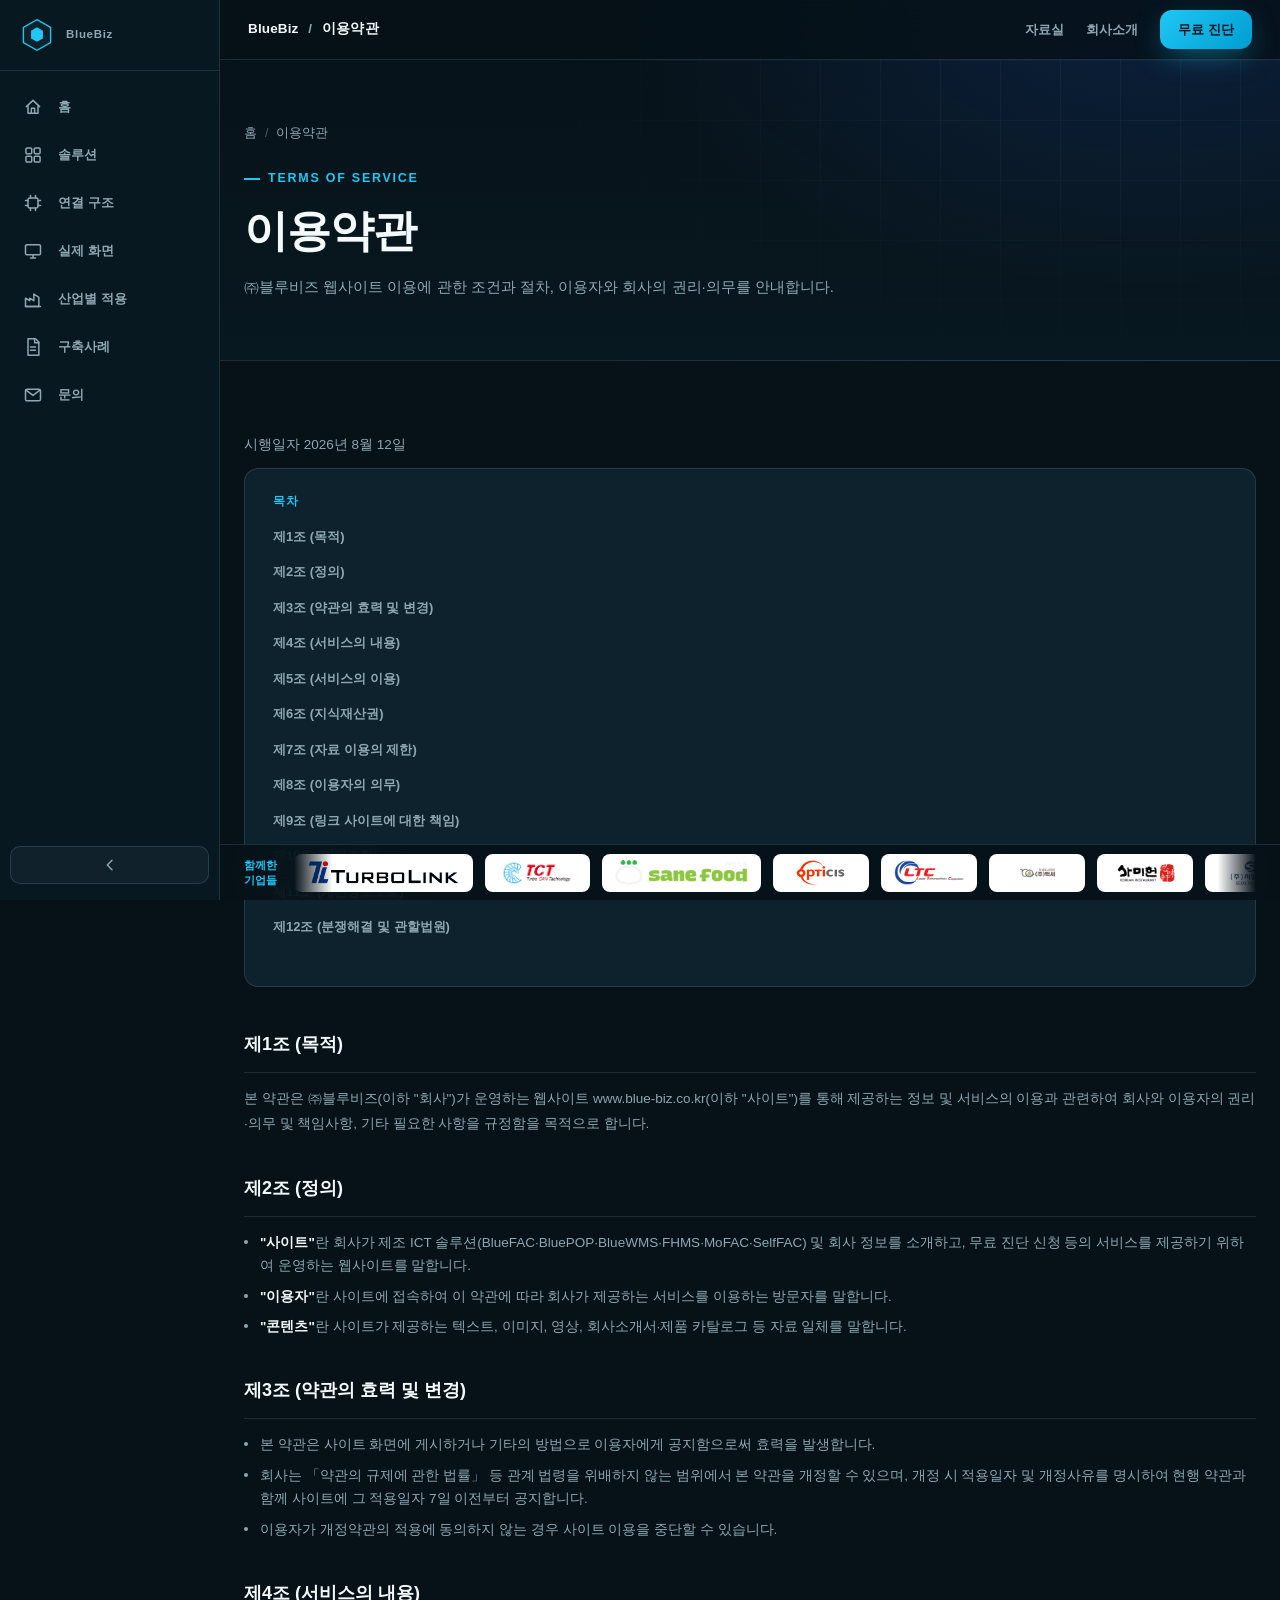
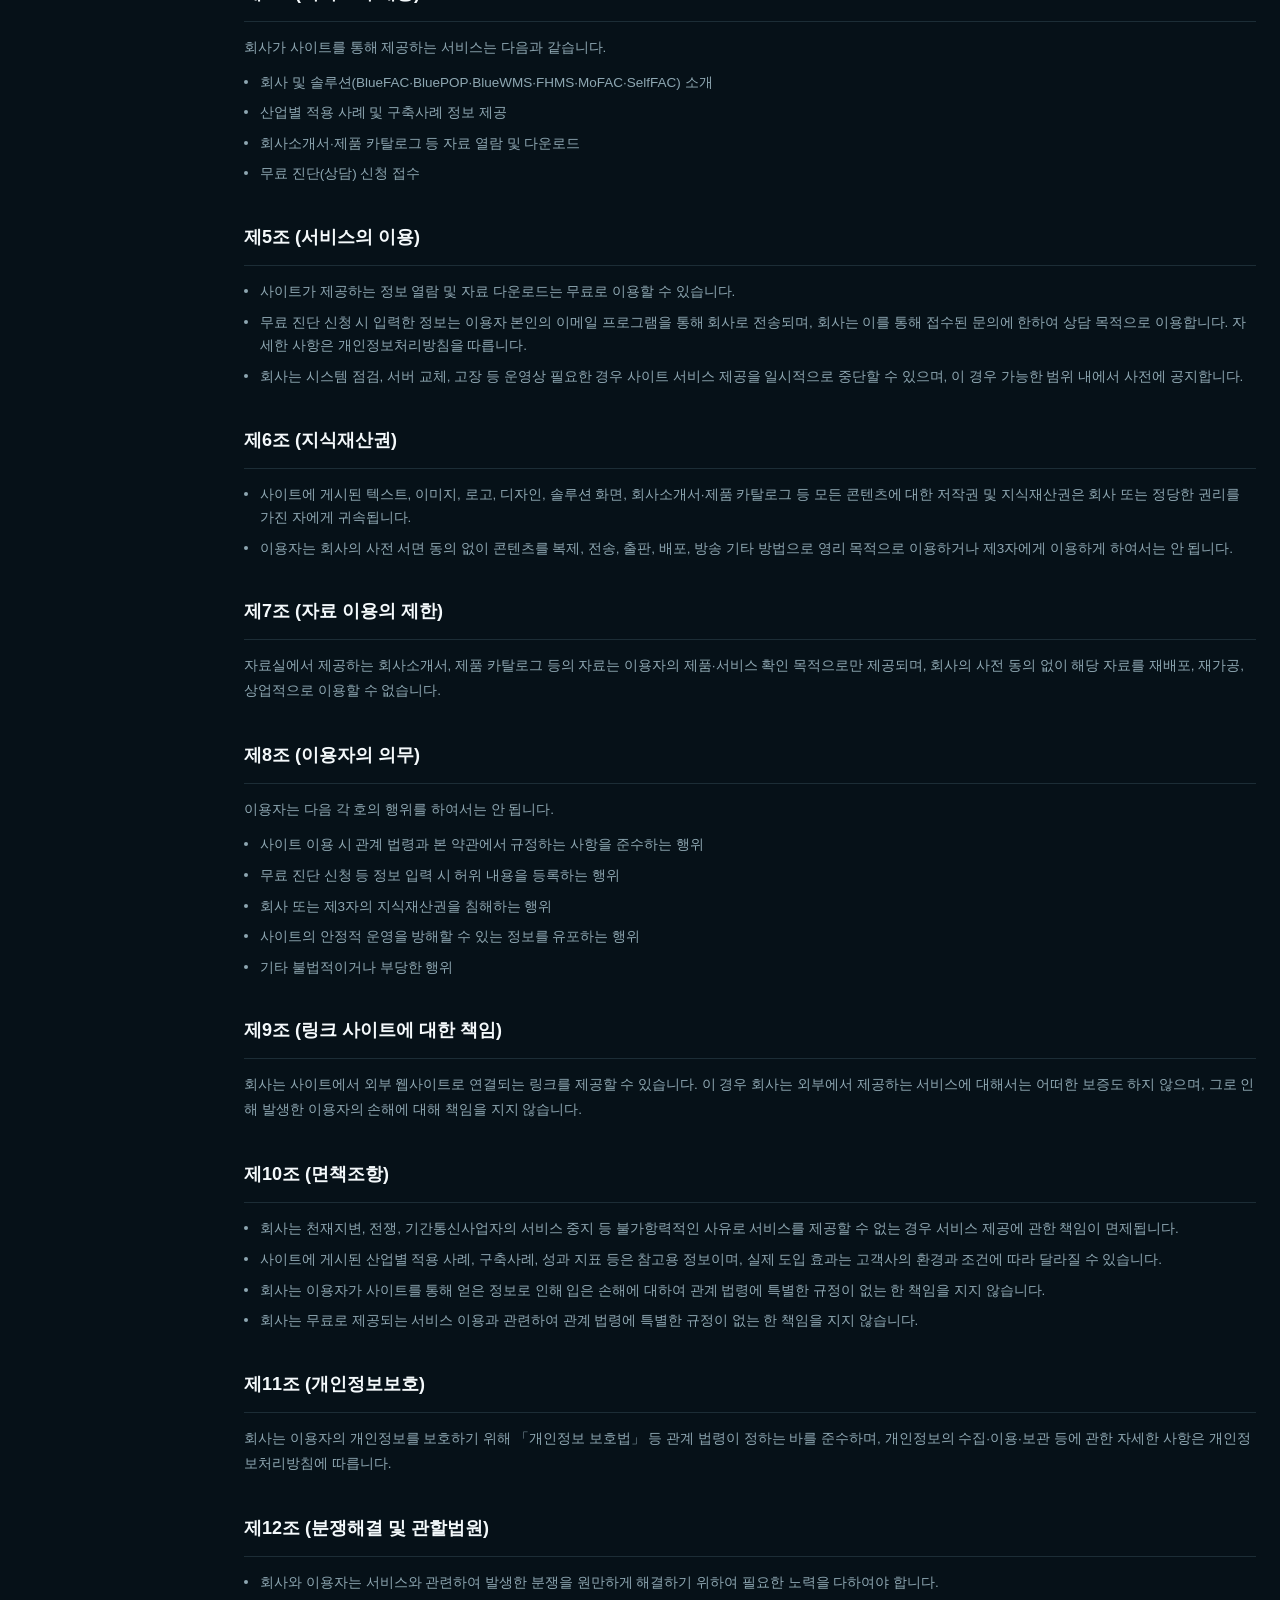
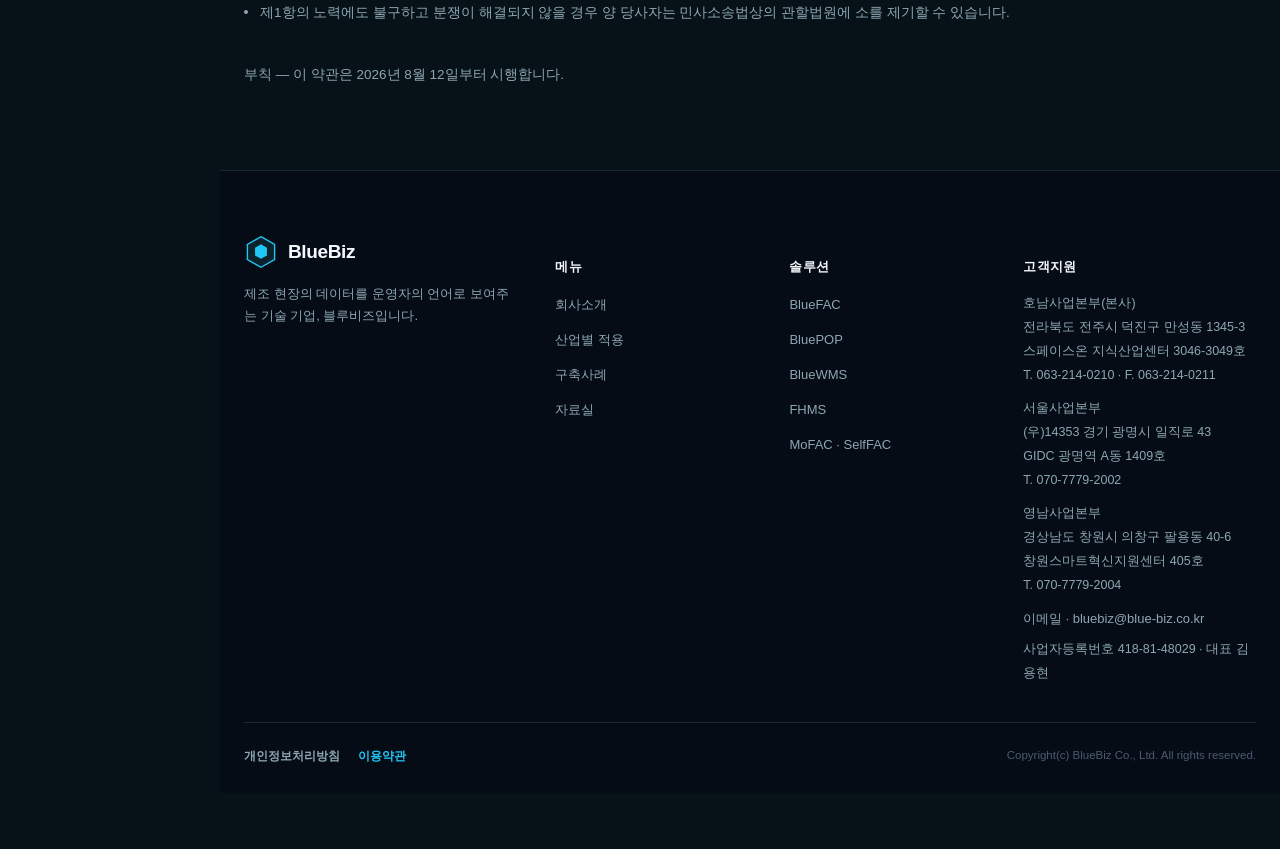
<file: pages/terms-of-service.html>
<!doctype html>
<html lang="ko">
<head>
<meta charset="UTF-8">
<meta name="viewport" content="width=device-width, initial-scale=1, viewport-fit=cover">
<title>이용약관 | 블루비즈</title>
<meta name="description" content="㈜블루비즈 웹사이트 이용약관 — 사이트 이용 조건, 지식재산권, 면책조항 등을 안내합니다.">
<meta name="theme-color" content="#061118">
<meta property="og:type" content="website">
<meta property="og:title" content="이용약관 | 블루비즈">
<meta property="og:description" content="㈜블루비즈 웹사이트 이용약관을 확인하세요.">
<meta property="og:url" content="https://www.blue-biz.co.kr/pages/terms-of-service.html">
<meta property="og:locale" content="ko_KR">
<link rel="icon" href="../assets/img/favicon.ico">
<link rel="stylesheet" href="../assets/css/style.css">
</head>
<body data-page="terms">
<a class="skip-link" href="#main">본문 바로가기</a>

<svg style="display:none" aria-hidden="true">
  <symbol id="ic-home" viewBox="0 0 24 24" fill="none" stroke="currentColor" stroke-width="1.8"><path d="M4 11.5 12 4l8 7.5" stroke-linecap="round" stroke-linejoin="round"/><path d="M6 10v9.5h12V10" stroke-linejoin="round"/><path d="M10 19.5v-6h4v6" stroke-linejoin="round"/></symbol>
  <symbol id="ic-grid" viewBox="0 0 24 24" fill="none" stroke="currentColor" stroke-width="1.8"><rect x="3.5" y="3.5" width="7" height="7" rx="1.4"/><rect x="13.5" y="3.5" width="7" height="7" rx="1.4"/><rect x="3.5" y="13.5" width="7" height="7" rx="1.4"/><rect x="13.5" y="13.5" width="7" height="7" rx="1.4"/></symbol>
  <symbol id="ic-monitor" viewBox="0 0 24 24" fill="none" stroke="currentColor" stroke-width="1.8"><rect x="3" y="4.5" width="18" height="12" rx="1.6"/><path d="M9 20.5h6M12 16.5v4" stroke-linecap="round"/></symbol>
  <symbol id="ic-chevron" viewBox="0 0 24 24" fill="none" stroke="currentColor" stroke-width="2.2"><path d="M9 5l7 7-7 7" stroke-linecap="round" stroke-linejoin="round"/></symbol>
  <symbol id="ic-menu" viewBox="0 0 24 24" fill="none" stroke="currentColor" stroke-width="1.8"><path d="M4 7h16M4 12h16M4 17h16" stroke-linecap="round"/></symbol>
  <symbol id="ic-close" viewBox="0 0 24 24" fill="none" stroke="currentColor" stroke-width="1.8"><path d="M6 6l12 12M18 6 6 18" stroke-linecap="round"/></symbol>
  <symbol id="ic-factory" viewBox="0 0 24 24" fill="none" stroke="currentColor" stroke-width="1.8"><path d="M3 21V11l5 3v-3l5 3V6l6 4v11H3Z" stroke-linejoin="round"/><path d="M3 21h18" stroke-linecap="round"/></symbol>
  <symbol id="ic-doc" viewBox="0 0 24 24" fill="none" stroke="currentColor" stroke-width="1.8"><path d="M6 2h9l4 4v16H6V2Z" stroke-linejoin="round"/><path d="M14 2v5h5M9 12h6M9 16h6" stroke-linecap="round"/></symbol>
  <symbol id="ic-mail" viewBox="0 0 24 24" fill="none" stroke="currentColor" stroke-width="1.8"><rect x="3" y="5" width="18" height="14" rx="2"/><path d="m4 6.5 8 6 8-6" stroke-linecap="round" stroke-linejoin="round"/></symbol>
  <symbol id="ic-cpu" viewBox="0 0 24 24" fill="none" stroke="currentColor" stroke-width="1.8"><rect x="6" y="6" width="12" height="12" rx="2"/><path d="M9 3v3M15 3v3M9 18v3M15 18v3M3 9h3M3 15h3M18 9h3M18 15h3" stroke-linecap="round"/></symbol>
</svg>

<aside class="app-sidebar is-expanded" id="appSidebar">
  <div class="sidebar-top">
    <a href="../index.html" class="logo" aria-label="블루비즈 홈으로 이동">
      <span class="mark"><svg viewBox="0 0 40 40" fill="none"><path d="M20 2 36 11v18L20 38 4 29V11L20 2Z" fill="#0D222C" stroke="#20C7F4" stroke-width="1.6"/><path d="M13 24V15l7-4 7 4v9l-7 4-7-4Z" fill="#20C7F4"/></svg></span>
      <span class="sidebar-logo-text">BlueBiz</span>
    </a>
  </div>
  <nav class="sidebar-nav" aria-label="주요 메뉴">
    <a href="../index.html" data-nav="home" data-tooltip="홈"><span class="s-icon"><svg><use href="#ic-home"/></svg></span><span class="s-label">홈</span></a>
    <a href="solutions.html" data-nav="solutions" data-tooltip="솔루션"><span class="s-icon"><svg><use href="#ic-grid"/></svg></span><span class="s-label">솔루션</span></a>
    <a href="flow.html" data-nav="flow" data-tooltip="연결 구조"><span class="s-icon"><svg><use href="#ic-cpu"/></svg></span><span class="s-label">연결 구조</span></a>
    <a href="proof.html" data-nav="proof" data-tooltip="실제 화면"><span class="s-icon"><svg><use href="#ic-monitor"/></svg></span><span class="s-label">실제 화면</span></a>
    <a href="industries.html" data-nav="industries" data-tooltip="산업별 적용"><span class="s-icon"><svg><use href="#ic-factory"/></svg></span><span class="s-label">산업별 적용</span></a>
    <a href="cases.html" data-nav="cases" data-tooltip="구축사례"><span class="s-icon"><svg><use href="#ic-doc"/></svg></span><span class="s-label">구축사례</span></a>
    <a href="contact.html" data-nav="contact" data-tooltip="문의"><span class="s-icon"><svg><use href="#ic-mail"/></svg></span><span class="s-label">문의</span></a>
  </nav>
  <button class="sidebar-toggle" id="sidebarToggle" aria-label="사이드바 접기/펼치기" aria-pressed="true" type="button">
    <svg><use href="#ic-chevron"/></svg>
  </button>
</aside>

<div class="app-topbar">
  <div class="topbar-left">BlueBiz <span>/</span> 이용약관</div>
  <div class="topbar-right">
    <a href="resources.html">자료실</a>
    <a href="about.html">회사소개</a>
    <a href="contact.html" class="btn btn-primary">무료 진단</a>
  </div>
</div>

<div class="mobile-header">
  <a href="../index.html" class="logo"><span class="mark"><svg viewBox="0 0 40 40" fill="none"><path d="M20 2 36 11v18L20 38 4 29V11L20 2Z" fill="#0D222C" stroke="#20C7F4" stroke-width="1.6"/><path d="M13 24V15l7-4 7 4v9l-7 4-7-4Z" fill="#20C7F4"/></svg></span>BlueBiz</a>
  <div style="display:flex;align-items:center;gap:8px;">
    <a href="contact.html" class="btn btn-primary" style="padding:9px 14px;font-size:12.5px;">무료 진단</a>
    <button class="hamburger" id="mobileDrawerToggle" aria-label="메뉴 열기" aria-expanded="false" aria-controls="mobileDrawer" type="button"><svg><use href="#ic-menu"/></svg></button>
  </div>
</div>

<div class="mobile-drawer" id="mobileDrawer" role="dialog" aria-modal="true" aria-label="모바일 메뉴">
  <div class="mobile-drawer-top">
    <span class="logo"><span class="mark"><svg viewBox="0 0 40 40" fill="none"><path d="M20 2 36 11v18L20 38 4 29V11L20 2Z" fill="#0D222C" stroke="#20C7F4" stroke-width="1.6"/><path d="M13 24V15l7-4 7 4v9l-7 4-7-4Z" fill="#20C7F4"/></svg></span>BlueBiz</span>
    <button class="hamburger" id="mobileDrawerClose" aria-label="메뉴 닫기" type="button"><svg><use href="#ic-close"/></svg></button>
  </div>
  <nav aria-label="모바일 메뉴">
    <a href="../index.html" data-nav="home"><svg><use href="#ic-home"/></svg>홈</a>
    <a href="solutions.html" data-nav="solutions"><svg><use href="#ic-grid"/></svg>솔루션</a>
    <a href="industries.html" data-nav="industries"><svg><use href="#ic-factory"/></svg>산업별 적용</a>
    <a href="cases.html" data-nav="cases"><svg><use href="#ic-doc"/></svg>구축사례</a>
    <a href="resources.html" data-nav="resources"><svg><use href="#ic-doc"/></svg>자료실</a>
    <a href="about.html" data-nav="about"><svg><use href="#ic-home"/></svg>회사소개</a>
    <a href="contact.html" data-nav="contact"><svg><use href="#ic-mail"/></svg>문의</a>
  </nav>
  <a href="contact.html" class="btn btn-primary btn-block">무료 진단 신청</a>
</div>

<div class="partner-strip" data-needs-verification="true">
  <span class="partner-strip-label">함께한<br>기업들</span>
  <div class="partner-marquee">
    <div class="partner-logo-track">
      <div class="partner-logo-item"><span class="partner-logo-box" title="터보링크"><img src="../assets/img/logos/turbolink-logo.png" alt="터보링크" loading="eager"></span></div>
      <div class="partner-logo-item"><a class="partner-logo-link" href="http://mes.tct.co.kr" target="_blank" rel="noopener noreferrer" title="TCT 운영 화면 (새 창)"><span class="partner-logo-box" title="TCT"><img src="../assets/img/logos/tct-logo.png" alt="TCT" loading="eager"></span></a></div>
      <div class="partner-logo-item"><a class="partner-logo-link" href="http://211.225.116.167:8080" target="_blank" rel="noopener noreferrer" title="(주)세인식품 운영 화면 (새 창)"><span class="partner-logo-box" title="(주)세인식품"><img src="../assets/img/logos/seine-food.png" alt="(주)세인식품" loading="eager"></span></a></div>
      <div class="partner-logo-item"><a class="partner-logo-link" href="http://192.168.0.8/publish.htm" target="_blank" rel="noopener noreferrer" title="옵티시스 운영 화면 (새 창)"><span class="partner-logo-box" title="옵티시스"><img src="../assets/img/logos/opticis.webp" alt="옵티시스" loading="eager"></span></a></div>
      <div class="partner-logo-item"><a class="partner-logo-link" href="http://ltc.iptime.org" target="_blank" rel="noopener noreferrer" title="(주)엘티씨 운영 화면 (새 창)"><span class="partner-logo-box" title="(주)엘티씨"><img src="../assets/img/logos/ltc.jpg" alt="(주)엘티씨" loading="eager"></span></a></div>
      <div class="partner-logo-item"><a class="partner-logo-link" href="http://baeksemes.iptime.org" target="_blank" rel="noopener noreferrer" title="백세 운영 화면 (새 창)"><span class="partner-logo-box" title="백세"><img src="../assets/img/logos/baekse.png" alt="백세" loading="eager"></span></a></div>
      <div class="partner-logo-item"><a class="partner-logo-link" href="http://gupanjang.iptime.org" target="_blank" rel="noopener noreferrer" title="갈비구판장(사미헌) 운영 화면 (새 창)"><span class="partner-logo-box" title="갈비구판장(사미헌)"><img src="../assets/img/logos/samiheon.png" alt="갈비구판장(사미헌)" loading="eager"></span></a></div>
      <div class="partner-logo-item"><a class="partner-logo-link" href="http://seoilmes.tplinkdns.com" target="_blank" rel="noopener noreferrer" title="서일퍼시픽 운영 화면 (새 창)"><span class="partner-logo-box" title="서일퍼시픽"><img src="../assets/img/logos/seoil-pacific.jpg" alt="서일퍼시픽" loading="eager"></span></a></div>
      <div class="partner-logo-item"><a class="partner-logo-link" href="http://49.247.42.249" target="_blank" rel="noopener noreferrer" title="쓰리축코리아 운영 화면 (새 창)"><span class="partner-logo-box" title="쓰리축코리아"><img src="../assets/img/logos/3axis-korea.png" alt="쓰리축코리아" loading="eager"></span></a></div>
      <div class="partner-logo-item"><a class="partner-logo-link" href="http://jcr.blue-biz.kr" target="_blank" rel="noopener noreferrer" title="제형센터 운영 화면 (새 창)"><span class="partner-logo-box partner-logo-text" title="제형센터">제형센터</span></a></div>
      <div class="partner-logo-item"><a class="partner-logo-link" href="http://220.124.57.100:4000" target="_blank" rel="noopener noreferrer" title="쌍영방적 운영 화면 (새 창)"><span class="partner-logo-box" title="쌍영방적"><img src="../assets/img/logos/ssangyoung.png" alt="쌍영방적" loading="eager"></span></a></div>
      <div class="partner-logo-item"><a class="partner-logo-link" href="http://49.247.40.190" target="_blank" rel="noopener noreferrer" title="농업회사법인 (주)포렘 운영 화면 (새 창)"><span class="partner-logo-box" title="농업회사법인 (주)포렘"><img src="../assets/img/logos/forem.jpg" alt="농업회사법인 (주)포렘" loading="eager"></span></a></div>
      <div class="partner-logo-item"><a class="partner-logo-link" href="http://49.247.42.104" target="_blank" rel="noopener noreferrer" title="아이버스 운영 화면 (새 창)"><span class="partner-logo-box" title="아이버스"><img src="../assets/img/logos/ivers.jpg" alt="아이버스" loading="eager"></span></a></div>
      <div class="partner-logo-item"><a class="partner-logo-link" href="http://49.247.46.134" target="_blank" rel="noopener noreferrer" title="새만금화학(주) 운영 화면 (새 창)"><span class="partner-logo-box" title="새만금화학(주)"><img src="../assets/img/logos/saemangeum-chem.png" alt="새만금화학(주)" loading="eager"></span></a></div>
      <div class="partner-logo-item"><a class="partner-logo-link" href="http://115.68.228.213" target="_blank" rel="noopener noreferrer" title="신광식품(3공장) 운영 화면 (새 창)"><span class="partner-logo-box" title="신광식품(3공장)"><img src="../assets/img/logos/shinkwang-3rd.png" alt="신광식품(3공장)" loading="eager"></span></a></div>
      <div class="partner-logo-item"><a class="partner-logo-link" href="http://49.247.172.145" target="_blank" rel="noopener noreferrer" title="바로군 운영 화면 (새 창)"><span class="partner-logo-box" title="바로군"><img src="../assets/img/logos/barogun.jpg" alt="바로군" loading="eager"></span></a></div>
      <div class="partner-logo-item"><a class="partner-logo-link" href="http://hwasan4.iptime.org" target="_blank" rel="noopener noreferrer" title="화산 운영 화면 (새 창)"><span class="partner-logo-box partner-logo-text" title="화산">화산</span></a></div>
      <div class="partner-logo-item"><a class="partner-logo-link" href="http://220.84.77.121" target="_blank" rel="noopener noreferrer" title="(주)용진정밀 운영 화면 (새 창)"><span class="partner-logo-box" title="(주)용진정밀"><img src="../assets/img/logos/yongjin.png" alt="(주)용진정밀" loading="eager"></span></a></div>
      <div class="partner-logo-item"><a class="partner-logo-link" href="http://brmilk-mes.iptime.org" target="_blank" rel="noopener noreferrer" title="보령우유(주) 운영 화면 (새 창)"><span class="partner-logo-box" title="보령우유(주)"><img src="../assets/img/logos/boryeong-milk.png" alt="보령우유(주)" loading="eager"></span></a></div>
      <div class="partner-logo-item"><a class="partner-logo-link" href="http://49.247.174.67" target="_blank" rel="noopener noreferrer" title="이피캠텍 운영 화면 (새 창)"><span class="partner-logo-box" title="이피캠텍"><img src="../assets/img/logos/epcamtech.png" alt="이피캠텍" loading="eager"></span></a></div>
      <div class="partner-logo-item"><a class="partner-logo-link" href="http://49.247.37.216" target="_blank" rel="noopener noreferrer" title="참사랑에프앤비 운영 화면 (새 창)"><span class="partner-logo-box partner-logo-text" title="참사랑에프앤비">참사랑에프앤비</span></a></div>
      <div class="partner-logo-item"><a class="partner-logo-link" href="http://chambadames.iptime.org" target="_blank" rel="noopener noreferrer" title="참바다&amp;온쿡 운영 화면 (새 창)"><span class="partner-logo-box" title="참바다&amp;온쿡"><img src="../assets/img/logos/chambada.png" alt="참바다&amp;온쿡" loading="eager"></span></a></div>
      <div class="partner-logo-item"><a class="partner-logo-link" href="http://mes.jellomi.co.kr" target="_blank" rel="noopener noreferrer" title="데코리아 운영 화면 (새 창)"><span class="partner-logo-box" title="데코리아"><img src="../assets/img/logos/decoria.png" alt="데코리아" loading="eager"></span></a></div>
      <div class="partner-logo-item"><a class="partner-logo-link" href="http://dongyoungmes.iptime.org" target="_blank" rel="noopener noreferrer" title="동영금속 운영 화면 (새 창)"><span class="partner-logo-box" title="동영금속"><img src="../assets/img/logos/dongyoung.png" alt="동영금속" loading="eager"></span></a></div>
      <div class="partner-logo-item"><a class="partner-logo-link" href="http://hunhun-mes.iptime.org" target="_blank" rel="noopener noreferrer" title="훈훈 운영 화면 (새 창)"><span class="partner-logo-box" title="훈훈"><img src="../assets/img/logos/hunhun.jpg" alt="훈훈" loading="eager"></span></a></div>
      <div class="partner-logo-item"><a class="partner-logo-link" href="http://woonam.iptime.org" target="_blank" rel="noopener noreferrer" title="(주)우남기공 운영 화면 (새 창)"><span class="partner-logo-box" title="(주)우남기공"><img src="../assets/img/logos/woonam.gif" alt="(주)우남기공" loading="eager"></span></a></div>
      <div class="partner-logo-item"><a class="partner-logo-link" href="http://daeyangmes.iptime.org" target="_blank" rel="noopener noreferrer" title="대양물산 운영 화면 (새 창)"><span class="partner-logo-box" title="대양물산"><img src="../assets/img/logos/daeyang.png" alt="대양물산" loading="eager"></span></a></div>
      <div class="partner-logo-item"><a class="partner-logo-link" href="http://tkmes.iptime.org" target="_blank" rel="noopener noreferrer" title="태광 운영 화면 (새 창)"><span class="partner-logo-box" title="태광"><img src="../assets/img/logos/taekwang.png" alt="태광" loading="eager"></span></a></div>
      <div class="partner-logo-item"><a class="partner-logo-link" href="http://saerombnf.iptime.org" target="_blank" rel="noopener noreferrer" title="새롬비앤에프 운영 화면 (새 창)"><span class="partner-logo-box" title="새롬비앤에프"><img src="../assets/img/logos/saerom-bnf.jpg" alt="새롬비앤에프" loading="eager"></span></a></div>
      <div class="partner-logo-item"><a class="partner-logo-link" href="http://soulnature.iptime.org" target="_blank" rel="noopener noreferrer" title="소울네이처푸드 운영 화면 (새 창)"><span class="partner-logo-box" title="소울네이처푸드"><img src="../assets/img/logos/soulnature.svg" alt="소울네이처푸드" loading="eager"></span></a></div>
      <div class="partner-logo-item"><a class="partner-logo-link" href="http://skfmes.iptime.org" target="_blank" rel="noopener noreferrer" title="(주)신광식품 운영 화면 (새 창)"><span class="partner-logo-box" title="(주)신광식품"><img src="../assets/img/logos/shinkwang.png" alt="(주)신광식품" loading="eager"></span></a></div>
      <div class="partner-logo-item"><a class="partner-logo-link" href="http://gschemi.iptime.org" target="_blank" rel="noopener noreferrer" title="금성화학 운영 화면 (새 창)"><span class="partner-logo-box" title="금성화학"><img src="../assets/img/logos/geumsung-chem.gif" alt="금성화학" loading="eager"></span></a></div>
      <div class="partner-logo-item"><a class="partner-logo-link" href="http://49.247.173.22" target="_blank" rel="noopener noreferrer" title="성원엘리베이터 운영 화면 (새 창)"><span class="partner-logo-box" title="성원엘리베이터"><img src="../assets/img/logos/sungwon-elevator.jpg" alt="성원엘리베이터" loading="eager"></span></a></div>
      <div class="partner-logo-item"><a class="partner-logo-link" href="http://115.68.199.46" target="_blank" rel="noopener noreferrer" title="(주)지원테크 운영 화면 (새 창)"><span class="partner-logo-box" title="(주)지원테크"><img src="../assets/img/logos/jiwon-tech.jpg" alt="(주)지원테크" loading="eager"></span></a></div>
      <div class="partner-logo-item"><a class="partner-logo-link" href="http://isaac-mes.iptime.org" target="_blank" rel="noopener noreferrer" title="이삭식품 운영 화면 (새 창)"><span class="partner-logo-box" title="이삭식품"><img src="../assets/img/logos/isaac-food.png" alt="이삭식품" loading="eager"></span></a></div>
      <div class="partner-logo-item"><a class="partner-logo-link" href="http://mes.beobe.kr" target="_blank" rel="noopener noreferrer" title="베오베 운영 화면 (새 창)"><span class="partner-logo-box" title="베오베"><img src="../assets/img/logos/beobe.png" alt="베오베" loading="eager"></span></a></div>
      <div class="partner-logo-item"><a class="partner-logo-link" href="http://49.247.169.186" target="_blank" rel="noopener noreferrer" title="나눔정밀 운영 화면 (새 창)"><span class="partner-logo-box" title="나눔정밀"><img src="../assets/img/logos/nanum.png" alt="나눔정밀" loading="eager"></span></a></div>
      <div class="partner-logo-item"><span class="partner-logo-box" title="터보링크"><img src="../assets/img/logos/turbolink-logo.png" alt="터보링크" loading="eager"></span></div>
      <div class="partner-logo-item"><a class="partner-logo-link" href="http://mes.tct.co.kr" target="_blank" rel="noopener noreferrer" title="TCT 운영 화면 (새 창)"><span class="partner-logo-box" title="TCT"><img src="../assets/img/logos/tct-logo.png" alt="TCT" loading="eager"></span></a></div>
      <div class="partner-logo-item"><a class="partner-logo-link" href="http://211.225.116.167:8080" target="_blank" rel="noopener noreferrer" title="(주)세인식품 운영 화면 (새 창)"><span class="partner-logo-box" title="(주)세인식품"><img src="../assets/img/logos/seine-food.png" alt="(주)세인식품" loading="eager"></span></a></div>
      <div class="partner-logo-item"><a class="partner-logo-link" href="http://192.168.0.8/publish.htm" target="_blank" rel="noopener noreferrer" title="옵티시스 운영 화면 (새 창)"><span class="partner-logo-box" title="옵티시스"><img src="../assets/img/logos/opticis.webp" alt="옵티시스" loading="eager"></span></a></div>
      <div class="partner-logo-item"><a class="partner-logo-link" href="http://ltc.iptime.org" target="_blank" rel="noopener noreferrer" title="(주)엘티씨 운영 화면 (새 창)"><span class="partner-logo-box" title="(주)엘티씨"><img src="../assets/img/logos/ltc.jpg" alt="(주)엘티씨" loading="eager"></span></a></div>
      <div class="partner-logo-item"><a class="partner-logo-link" href="http://baeksemes.iptime.org" target="_blank" rel="noopener noreferrer" title="백세 운영 화면 (새 창)"><span class="partner-logo-box" title="백세"><img src="../assets/img/logos/baekse.png" alt="백세" loading="eager"></span></a></div>
      <div class="partner-logo-item"><a class="partner-logo-link" href="http://gupanjang.iptime.org" target="_blank" rel="noopener noreferrer" title="갈비구판장(사미헌) 운영 화면 (새 창)"><span class="partner-logo-box" title="갈비구판장(사미헌)"><img src="../assets/img/logos/samiheon.png" alt="갈비구판장(사미헌)" loading="eager"></span></a></div>
      <div class="partner-logo-item"><a class="partner-logo-link" href="http://seoilmes.tplinkdns.com" target="_blank" rel="noopener noreferrer" title="서일퍼시픽 운영 화면 (새 창)"><span class="partner-logo-box" title="서일퍼시픽"><img src="../assets/img/logos/seoil-pacific.jpg" alt="서일퍼시픽" loading="eager"></span></a></div>
      <div class="partner-logo-item"><a class="partner-logo-link" href="http://49.247.42.249" target="_blank" rel="noopener noreferrer" title="쓰리축코리아 운영 화면 (새 창)"><span class="partner-logo-box" title="쓰리축코리아"><img src="../assets/img/logos/3axis-korea.png" alt="쓰리축코리아" loading="eager"></span></a></div>
      <div class="partner-logo-item"><a class="partner-logo-link" href="http://jcr.blue-biz.kr" target="_blank" rel="noopener noreferrer" title="제형센터 운영 화면 (새 창)"><span class="partner-logo-box partner-logo-text" title="제형센터">제형센터</span></a></div>
      <div class="partner-logo-item"><a class="partner-logo-link" href="http://220.124.57.100:4000" target="_blank" rel="noopener noreferrer" title="쌍영방적 운영 화면 (새 창)"><span class="partner-logo-box" title="쌍영방적"><img src="../assets/img/logos/ssangyoung.png" alt="쌍영방적" loading="eager"></span></a></div>
      <div class="partner-logo-item"><a class="partner-logo-link" href="http://49.247.40.190" target="_blank" rel="noopener noreferrer" title="농업회사법인 (주)포렘 운영 화면 (새 창)"><span class="partner-logo-box" title="농업회사법인 (주)포렘"><img src="../assets/img/logos/forem.jpg" alt="농업회사법인 (주)포렘" loading="eager"></span></a></div>
      <div class="partner-logo-item"><a class="partner-logo-link" href="http://49.247.42.104" target="_blank" rel="noopener noreferrer" title="아이버스 운영 화면 (새 창)"><span class="partner-logo-box" title="아이버스"><img src="../assets/img/logos/ivers.jpg" alt="아이버스" loading="eager"></span></a></div>
      <div class="partner-logo-item"><a class="partner-logo-link" href="http://49.247.46.134" target="_blank" rel="noopener noreferrer" title="새만금화학(주) 운영 화면 (새 창)"><span class="partner-logo-box" title="새만금화학(주)"><img src="../assets/img/logos/saemangeum-chem.png" alt="새만금화학(주)" loading="eager"></span></a></div>
      <div class="partner-logo-item"><a class="partner-logo-link" href="http://115.68.228.213" target="_blank" rel="noopener noreferrer" title="신광식품(3공장) 운영 화면 (새 창)"><span class="partner-logo-box" title="신광식품(3공장)"><img src="../assets/img/logos/shinkwang-3rd.png" alt="신광식품(3공장)" loading="eager"></span></a></div>
      <div class="partner-logo-item"><a class="partner-logo-link" href="http://49.247.172.145" target="_blank" rel="noopener noreferrer" title="바로군 운영 화면 (새 창)"><span class="partner-logo-box" title="바로군"><img src="../assets/img/logos/barogun.jpg" alt="바로군" loading="eager"></span></a></div>
      <div class="partner-logo-item"><a class="partner-logo-link" href="http://hwasan4.iptime.org" target="_blank" rel="noopener noreferrer" title="화산 운영 화면 (새 창)"><span class="partner-logo-box partner-logo-text" title="화산">화산</span></a></div>
      <div class="partner-logo-item"><a class="partner-logo-link" href="http://220.84.77.121" target="_blank" rel="noopener noreferrer" title="(주)용진정밀 운영 화면 (새 창)"><span class="partner-logo-box" title="(주)용진정밀"><img src="../assets/img/logos/yongjin.png" alt="(주)용진정밀" loading="eager"></span></a></div>
      <div class="partner-logo-item"><a class="partner-logo-link" href="http://brmilk-mes.iptime.org" target="_blank" rel="noopener noreferrer" title="보령우유(주) 운영 화면 (새 창)"><span class="partner-logo-box" title="보령우유(주)"><img src="../assets/img/logos/boryeong-milk.png" alt="보령우유(주)" loading="eager"></span></a></div>
      <div class="partner-logo-item"><a class="partner-logo-link" href="http://49.247.174.67" target="_blank" rel="noopener noreferrer" title="이피캠텍 운영 화면 (새 창)"><span class="partner-logo-box" title="이피캠텍"><img src="../assets/img/logos/epcamtech.png" alt="이피캠텍" loading="eager"></span></a></div>
      <div class="partner-logo-item"><a class="partner-logo-link" href="http://49.247.37.216" target="_blank" rel="noopener noreferrer" title="참사랑에프앤비 운영 화면 (새 창)"><span class="partner-logo-box partner-logo-text" title="참사랑에프앤비">참사랑에프앤비</span></a></div>
      <div class="partner-logo-item"><a class="partner-logo-link" href="http://chambadames.iptime.org" target="_blank" rel="noopener noreferrer" title="참바다&amp;온쿡 운영 화면 (새 창)"><span class="partner-logo-box" title="참바다&amp;온쿡"><img src="../assets/img/logos/chambada.png" alt="참바다&amp;온쿡" loading="eager"></span></a></div>
      <div class="partner-logo-item"><a class="partner-logo-link" href="http://mes.jellomi.co.kr" target="_blank" rel="noopener noreferrer" title="데코리아 운영 화면 (새 창)"><span class="partner-logo-box" title="데코리아"><img src="../assets/img/logos/decoria.png" alt="데코리아" loading="eager"></span></a></div>
      <div class="partner-logo-item"><a class="partner-logo-link" href="http://dongyoungmes.iptime.org" target="_blank" rel="noopener noreferrer" title="동영금속 운영 화면 (새 창)"><span class="partner-logo-box" title="동영금속"><img src="../assets/img/logos/dongyoung.png" alt="동영금속" loading="eager"></span></a></div>
      <div class="partner-logo-item"><a class="partner-logo-link" href="http://hunhun-mes.iptime.org" target="_blank" rel="noopener noreferrer" title="훈훈 운영 화면 (새 창)"><span class="partner-logo-box" title="훈훈"><img src="../assets/img/logos/hunhun.jpg" alt="훈훈" loading="eager"></span></a></div>
      <div class="partner-logo-item"><a class="partner-logo-link" href="http://woonam.iptime.org" target="_blank" rel="noopener noreferrer" title="(주)우남기공 운영 화면 (새 창)"><span class="partner-logo-box" title="(주)우남기공"><img src="../assets/img/logos/woonam.gif" alt="(주)우남기공" loading="eager"></span></a></div>
      <div class="partner-logo-item"><a class="partner-logo-link" href="http://daeyangmes.iptime.org" target="_blank" rel="noopener noreferrer" title="대양물산 운영 화면 (새 창)"><span class="partner-logo-box" title="대양물산"><img src="../assets/img/logos/daeyang.png" alt="대양물산" loading="eager"></span></a></div>
      <div class="partner-logo-item"><a class="partner-logo-link" href="http://tkmes.iptime.org" target="_blank" rel="noopener noreferrer" title="태광 운영 화면 (새 창)"><span class="partner-logo-box" title="태광"><img src="../assets/img/logos/taekwang.png" alt="태광" loading="eager"></span></a></div>
      <div class="partner-logo-item"><a class="partner-logo-link" href="http://saerombnf.iptime.org" target="_blank" rel="noopener noreferrer" title="새롬비앤에프 운영 화면 (새 창)"><span class="partner-logo-box" title="새롬비앤에프"><img src="../assets/img/logos/saerom-bnf.jpg" alt="새롬비앤에프" loading="eager"></span></a></div>
      <div class="partner-logo-item"><a class="partner-logo-link" href="http://soulnature.iptime.org" target="_blank" rel="noopener noreferrer" title="소울네이처푸드 운영 화면 (새 창)"><span class="partner-logo-box" title="소울네이처푸드"><img src="../assets/img/logos/soulnature.svg" alt="소울네이처푸드" loading="eager"></span></a></div>
      <div class="partner-logo-item"><a class="partner-logo-link" href="http://skfmes.iptime.org" target="_blank" rel="noopener noreferrer" title="(주)신광식품 운영 화면 (새 창)"><span class="partner-logo-box" title="(주)신광식품"><img src="../assets/img/logos/shinkwang.png" alt="(주)신광식품" loading="eager"></span></a></div>
      <div class="partner-logo-item"><a class="partner-logo-link" href="http://gschemi.iptime.org" target="_blank" rel="noopener noreferrer" title="금성화학 운영 화면 (새 창)"><span class="partner-logo-box" title="금성화학"><img src="../assets/img/logos/geumsung-chem.gif" alt="금성화학" loading="eager"></span></a></div>
      <div class="partner-logo-item"><a class="partner-logo-link" href="http://49.247.173.22" target="_blank" rel="noopener noreferrer" title="성원엘리베이터 운영 화면 (새 창)"><span class="partner-logo-box" title="성원엘리베이터"><img src="../assets/img/logos/sungwon-elevator.jpg" alt="성원엘리베이터" loading="eager"></span></a></div>
      <div class="partner-logo-item"><a class="partner-logo-link" href="http://115.68.199.46" target="_blank" rel="noopener noreferrer" title="(주)지원테크 운영 화면 (새 창)"><span class="partner-logo-box" title="(주)지원테크"><img src="../assets/img/logos/jiwon-tech.jpg" alt="(주)지원테크" loading="eager"></span></a></div>
      <div class="partner-logo-item"><a class="partner-logo-link" href="http://isaac-mes.iptime.org" target="_blank" rel="noopener noreferrer" title="이삭식품 운영 화면 (새 창)"><span class="partner-logo-box" title="이삭식품"><img src="../assets/img/logos/isaac-food.png" alt="이삭식품" loading="eager"></span></a></div>
      <div class="partner-logo-item"><a class="partner-logo-link" href="http://mes.beobe.kr" target="_blank" rel="noopener noreferrer" title="베오베 운영 화면 (새 창)"><span class="partner-logo-box" title="베오베"><img src="../assets/img/logos/beobe.png" alt="베오베" loading="eager"></span></a></div>
      <div class="partner-logo-item"><a class="partner-logo-link" href="http://49.247.169.186" target="_blank" rel="noopener noreferrer" title="나눔정밀 운영 화면 (새 창)"><span class="partner-logo-box" title="나눔정밀"><img src="../assets/img/logos/nanum.png" alt="나눔정밀" loading="eager"></span></a></div>
    </div>
  </div>
</div>

<div class="app-main">
<main id="main">
  <section class="page-hero">
    <div class="container">
      <div class="breadcrumb"><a href="../index.html">홈</a><span>/</span>이용약관</div>
      <span class="eyebrow">TERMS OF SERVICE</span>
      <h1>이용약관</h1>
      <p>㈜블루비즈 웹사이트 이용에 관한 조건과 절차, 이용자와 회사의 권리·의무를 안내합니다.</p>
    </div>
  </section>

  <section class="section tight">
    <div class="container legal-doc">
      <p class="legal-updated">시행일자 2026년 8월 12일</p>

      <div class="legal-toc">
        <h4>목차</h4>
        <ol>
          <li><a href="#t1">제1조 (목적)</a></li>
          <li><a href="#t2">제2조 (정의)</a></li>
          <li><a href="#t3">제3조 (약관의 효력 및 변경)</a></li>
          <li><a href="#t4">제4조 (서비스의 내용)</a></li>
          <li><a href="#t5">제5조 (서비스의 이용)</a></li>
          <li><a href="#t6">제6조 (지식재산권)</a></li>
          <li><a href="#t7">제7조 (자료 이용의 제한)</a></li>
          <li><a href="#t8">제8조 (이용자의 의무)</a></li>
          <li><a href="#t9">제9조 (링크 사이트에 대한 책임)</a></li>
          <li><a href="#t10">제10조 (면책조항)</a></li>
          <li><a href="#t11">제11조 (개인정보보호)</a></li>
          <li><a href="#t12">제12조 (분쟁해결 및 관할법원)</a></li>
        </ol>
      </div>

      <section id="t1">
        <h2>제1조 (목적)</h2>
        <p>본 약관은 ㈜블루비즈(이하 "회사")가 운영하는 웹사이트 www.blue-biz.co.kr(이하 "사이트")를 통해 제공하는 정보 및 서비스의 이용과 관련하여 회사와 이용자의 권리·의무 및 책임사항, 기타 필요한 사항을 규정함을 목적으로 합니다.</p>
      </section>

      <section id="t2">
        <h2>제2조 (정의)</h2>
        <ul>
          <li><strong>"사이트"</strong>란 회사가 제조 ICT 솔루션(BlueFAC·BluePOP·BlueWMS·FHMS·MoFAC·SelfFAC) 및 회사 정보를 소개하고, 무료 진단 신청 등의 서비스를 제공하기 위하여 운영하는 웹사이트를 말합니다.</li>
          <li><strong>"이용자"</strong>란 사이트에 접속하여 이 약관에 따라 회사가 제공하는 서비스를 이용하는 방문자를 말합니다.</li>
          <li><strong>"콘텐츠"</strong>란 사이트가 제공하는 텍스트, 이미지, 영상, 회사소개서·제품 카탈로그 등 자료 일체를 말합니다.</li>
        </ul>
      </section>

      <section id="t3">
        <h2>제3조 (약관의 효력 및 변경)</h2>
        <ul>
          <li>본 약관은 사이트 화면에 게시하거나 기타의 방법으로 이용자에게 공지함으로써 효력을 발생합니다.</li>
          <li>회사는 「약관의 규제에 관한 법률」 등 관계 법령을 위배하지 않는 범위에서 본 약관을 개정할 수 있으며, 개정 시 적용일자 및 개정사유를 명시하여 현행 약관과 함께 사이트에 그 적용일자 7일 이전부터 공지합니다.</li>
          <li>이용자가 개정약관의 적용에 동의하지 않는 경우 사이트 이용을 중단할 수 있습니다.</li>
        </ul>
      </section>

      <section id="t4">
        <h2>제4조 (서비스의 내용)</h2>
        <p>회사가 사이트를 통해 제공하는 서비스는 다음과 같습니다.</p>
        <ul>
          <li>회사 및 솔루션(BlueFAC·BluePOP·BlueWMS·FHMS·MoFAC·SelfFAC) 소개</li>
          <li>산업별 적용 사례 및 구축사례 정보 제공</li>
          <li>회사소개서·제품 카탈로그 등 자료 열람 및 다운로드</li>
          <li>무료 진단(상담) 신청 접수</li>
        </ul>
      </section>

      <section id="t5">
        <h2>제5조 (서비스의 이용)</h2>
        <ul>
          <li>사이트가 제공하는 정보 열람 및 자료 다운로드는 무료로 이용할 수 있습니다.</li>
          <li>무료 진단 신청 시 입력한 정보는 이용자 본인의 이메일 프로그램을 통해 회사로 전송되며, 회사는 이를 통해 접수된 문의에 한하여 상담 목적으로 이용합니다. 자세한 사항은 개인정보처리방침을 따릅니다.</li>
          <li>회사는 시스템 점검, 서버 교체, 고장 등 운영상 필요한 경우 사이트 서비스 제공을 일시적으로 중단할 수 있으며, 이 경우 가능한 범위 내에서 사전에 공지합니다.</li>
        </ul>
      </section>

      <section id="t6">
        <h2>제6조 (지식재산권)</h2>
        <ul>
          <li>사이트에 게시된 텍스트, 이미지, 로고, 디자인, 솔루션 화면, 회사소개서·제품 카탈로그 등 모든 콘텐츠에 대한 저작권 및 지식재산권은 회사 또는 정당한 권리를 가진 자에게 귀속됩니다.</li>
          <li>이용자는 회사의 사전 서면 동의 없이 콘텐츠를 복제, 전송, 출판, 배포, 방송 기타 방법으로 영리 목적으로 이용하거나 제3자에게 이용하게 하여서는 안 됩니다.</li>
        </ul>
      </section>

      <section id="t7">
        <h2>제7조 (자료 이용의 제한)</h2>
        <p>자료실에서 제공하는 회사소개서, 제품 카탈로그 등의 자료는 이용자의 제품·서비스 확인 목적으로만 제공되며, 회사의 사전 동의 없이 해당 자료를 재배포, 재가공, 상업적으로 이용할 수 없습니다.</p>
      </section>

      <section id="t8">
        <h2>제8조 (이용자의 의무)</h2>
        <p>이용자는 다음 각 호의 행위를 하여서는 안 됩니다.</p>
        <ul>
          <li>사이트 이용 시 관계 법령과 본 약관에서 규정하는 사항을 준수하는 행위</li>
          <li>무료 진단 신청 등 정보 입력 시 허위 내용을 등록하는 행위</li>
          <li>회사 또는 제3자의 지식재산권을 침해하는 행위</li>
          <li>사이트의 안정적 운영을 방해할 수 있는 정보를 유포하는 행위</li>
          <li>기타 불법적이거나 부당한 행위</li>
        </ul>
      </section>

      <section id="t9">
        <h2>제9조 (링크 사이트에 대한 책임)</h2>
        <p>회사는 사이트에서 외부 웹사이트로 연결되는 링크를 제공할 수 있습니다. 이 경우 회사는 외부에서 제공하는 서비스에 대해서는 어떠한 보증도 하지 않으며, 그로 인해 발생한 이용자의 손해에 대해 책임을 지지 않습니다.</p>
      </section>

      <section id="t10">
        <h2>제10조 (면책조항)</h2>
        <ul>
          <li>회사는 천재지변, 전쟁, 기간통신사업자의 서비스 중지 등 불가항력적인 사유로 서비스를 제공할 수 없는 경우 서비스 제공에 관한 책임이 면제됩니다.</li>
          <li>사이트에 게시된 산업별 적용 사례, 구축사례, 성과 지표 등은 참고용 정보이며, 실제 도입 효과는 고객사의 환경과 조건에 따라 달라질 수 있습니다.</li>
          <li>회사는 이용자가 사이트를 통해 얻은 정보로 인해 입은 손해에 대하여 관계 법령에 특별한 규정이 없는 한 책임을 지지 않습니다.</li>
          <li>회사는 무료로 제공되는 서비스 이용과 관련하여 관계 법령에 특별한 규정이 없는 한 책임을 지지 않습니다.</li>
        </ul>
      </section>

      <section id="t11">
        <h2>제11조 (개인정보보호)</h2>
        <p>회사는 이용자의 개인정보를 보호하기 위해 「개인정보 보호법」 등 관계 법령이 정하는 바를 준수하며, 개인정보의 수집·이용·보관 등에 관한 자세한 사항은 <a href="privacy-policy.html">개인정보처리방침</a>에 따릅니다.</p>
      </section>

      <section id="t12">
        <h2>제12조 (분쟁해결 및 관할법원)</h2>
        <ul>
          <li>회사와 이용자는 서비스와 관련하여 발생한 분쟁을 원만하게 해결하기 위하여 필요한 노력을 다하여야 합니다.</li>
          <li>제1항의 노력에도 불구하고 분쟁이 해결되지 않을 경우 양 당사자는 민사소송법상의 관할법원에 소를 제기할 수 있습니다.</li>
        </ul>
      </section>

      <p class="legal-updated" style="margin-top:36px;">부칙 — 이 약관은 2026년 8월 12일부터 시행합니다.</p>
    </div>
  </section>
</main>

<footer class="site-footer">
  <div class="container">
    <div class="footer-top">
      <div class="footer-brand">
        <a href="../index.html" class="logo"><span class="mark"><svg viewBox="0 0 40 40" fill="none"><path d="M20 2 36 11v18L20 38 4 29V11L20 2Z" fill="#0D222C" stroke="#20C7F4" stroke-width="1.6"/><path d="M13 24V15l7-4 7 4v9l-7 4-7-4Z" fill="#20C7F4"/></svg></span>BlueBiz</a>
        <p>제조 현장의 데이터를 운영자의 언어로 보여주는 기술 기업, 블루비즈입니다.</p>
      </div>
      <div class="footer-col">
        <h5>메뉴</h5>
        <ul>
          <li><a href="about.html">회사소개</a></li>
          <li><a href="industries.html">산업별 적용</a></li>
          <li><a href="cases.html">구축사례</a></li>
          <li><a href="resources.html">자료실</a></li>
        </ul>
      </div>
      <div class="footer-col">
        <h5>솔루션</h5>
        <ul>
          <li><a href="solutions.html#bluefac">BlueFAC</a></li>
          <li><a href="solutions.html#bluepop">BluePOP</a></li>
          <li><a href="solutions.html#bluewms">BlueWMS</a></li>
          <li><a href="solutions.html#fhms">FHMS</a></li>
          <li><a href="solutions.html#mofac">MoFAC · SelfFAC</a></li>
        </ul>
      </div>
      <div class="footer-col footer-contact">
        <h5>고객지원</h5>
        <p>호남사업본부(본사)<br>전라북도 전주시 덕진구 만성동 1345-3<br>스페이스온 지식산업센터 3046-3049호<br>T. 063-214-0210 · F. 063-214-0211</p>
        <p style="margin-top:10px;">서울사업본부<br>(우)14353 경기 광명시 일직로 43<br>GIDC 광명역 A동 1409호<br>T. 070-7779-2002</p>
        <p style="margin-top:10px;">영남사업본부<br>경상남도 창원시 의창구 팔용동 40-6<br>창원스마트혁신지원센터 405호<br>T. 070-7779-2004</p>
        <p style="margin-top:10px;">이메일 · <a href="mailto:bluebiz@blue-biz.co.kr">bluebiz@blue-biz.co.kr</a></p>
        <p style="margin-top:6px;" data-needs-verification="true">사업자등록번호 418-81-48029 · 대표 김용현<!-- TODO: 공식 사업자등록증 기준으로 재확인 필요 (출처: 제3자 기업정보 조회) --></p>
      </div>
    </div>
    <div class="footer-bottom">
      <div class="legal">
        <a href="privacy-policy.html">개인정보처리방침</a>
        <a href="terms-of-service.html" class="active">이용약관</a>
      </div>
      <span class="copy">Copyright(c) BlueBiz Co., Ltd. All rights reserved.</span>
    </div>
  </div>
</footer>
</div><!-- /.app-main -->

<script src="../assets/js/main.js" defer></script>
</body>
</html>
</file>
<file: assets/css/style.css>
/* =====================================================================
   BlueBiz 홈페이지 리뉴얼 - 공통 스타일시트
   전체 페이지(index/about/solutions/industries/cases/resources/contact)가
   이 파일 하나를 공유합니다.
===================================================================== */
:root{
  /* B+D 하이브리드 / Ops Console 컬러 시스템 */
  --bg-deep:#061118;
  --bg-navy:#081820;
  --panel:#0D222C;
  --panel-2:#112B36;
  --primary:#20C7F4;
  --primary-blue:#009DD1;
  --status:#31B996;
  --status-soft:#7EE2C8;
  --accent:#FF8A3D;
  --text:#F4F9FB;
  --muted:#8EA7B2;
  --danger:#FF6B72;
  --light-bg:#F4F8FC;
  --border-soft:rgba(145,190,208,.18);
  --border-soft-2:rgba(145,190,208,.16);
  --radius-lg:20px;
  --radius-md:16px;
  --radius-sm:12px;
  --maxw:1320px;
  --header-h:60px;
  --partner-strip-h:56px;
  --sidebar-w:220px;
  --sidebar-w-expanded:220px;
  --sidebar-w-collapsed:84px;
  --ease:cubic-bezier(.22,.61,.36,1);
}
*,*::before,*::after{box-sizing:border-box;}
html{scroll-behavior:smooth;}
@media (prefers-reduced-motion:reduce){
  html{scroll-behavior:auto;}
  *,*::before,*::after{animation-duration:.001ms !important;animation-iteration-count:1 !important;transition-duration:.001ms !important;scroll-behavior:auto !important;}
}
body{
  margin:0;
  background:var(--bg-deep);
  color:var(--text);
  font-family:'Pretendard','Noto Sans KR','Apple SD Gothic Neo','Malgun Gothic',sans-serif;
  -webkit-font-smoothing:antialiased;
  line-height:1.5;
  overflow-x:hidden;
}
img{max-width:100%;display:block;}
a{color:inherit;text-decoration:none;}
ul,ol{list-style:none;margin:0;padding:0;}
h1,h2,h3,h4,p{margin:0;}
button{font:inherit;color:inherit;background:none;border:none;cursor:pointer;}
input,textarea,select{font:inherit;color:inherit;}
.container{max-width:var(--maxw);margin:0 auto;padding:0 24px;}
.skip-link{position:absolute;top:-48px;left:16px;background:var(--primary);color:#04141F;padding:10px 18px;border-radius:8px;font-weight:700;z-index:1000;transition:top .2s var(--ease);}
.skip-link:focus{top:16px;}
:focus-visible{outline:2px solid var(--primary);outline-offset:3px;border-radius:6px;}
.eyebrow{display:inline-flex;align-items:center;gap:8px;font-size:12.5px;font-weight:700;letter-spacing:.14em;color:var(--primary);text-transform:uppercase;}
.eyebrow::before{content:"";width:16px;height:2px;background:var(--primary);display:inline-block;}
.section-head{max-width:680px;margin:0 0 44px;}
.section-head h2{font-size:clamp(24px,3vw,36px);font-weight:800;letter-spacing:-.02em;line-height:1.28;margin:14px 0 12px;color:var(--text);}
.section-head p{font-size:15px;color:var(--muted);line-height:1.7;}
.light .section-head h2{color:#0B1B2E;}
.light .section-head p{color:#54637A;}
.section{padding:96px 0;}
.section.tight{padding:72px 0;}
.section.light{background:var(--light-bg);color:#0B1B2E;}
.btn{display:inline-flex;align-items:center;justify-content:center;gap:8px;font-weight:700;font-size:14.5px;padding:14px 26px;border-radius:12px;transition:transform .18s var(--ease),box-shadow .18s var(--ease),background .18s var(--ease),border-color .18s var(--ease);white-space:nowrap;}
.btn svg{width:16px;height:16px;flex-shrink:0;}
.btn-primary{background:linear-gradient(135deg,var(--primary),var(--primary-blue));color:#04141F;box-shadow:0 10px 30px -8px rgba(24,199,244,.55);}
.btn-primary:hover{transform:translateY(-2px);box-shadow:0 14px 36px -8px rgba(24,199,244,.7);}
.btn-primary:active{transform:translateY(0);}
.btn-outline{background:transparent;color:var(--text);border:1px solid var(--border-soft);}
.btn-outline:hover{border-color:var(--primary);color:var(--primary);background:rgba(24,199,244,.06);}
.light .btn-outline,
.contact-panel .btn-outline{color:#0B1B2E;border-color:#D7DFEA;}
.light .btn-outline:hover,
.contact-panel .btn-outline:hover{border-color:var(--primary-blue);color:var(--primary-blue);background:rgba(45,107,255,.06);}
.btn-block{width:100%;}
.reveal{opacity:0;transform:translateY(20px);transition:opacity .7s var(--ease),transform .7s var(--ease);}
.reveal.is-visible{opacity:1;transform:translateY(0);}
.reveal-delay-1{transition-delay:.08s;}
.reveal-delay-2{transition-delay:.16s;}
.reveal-delay-3{transition-delay:.24s;}
.reveal-delay-4{transition-delay:.32s;}
.reveal-delay-5{transition-delay:.4s;}

/* ---------- App shell: 좌측 아이콘 사이드바 ---------- */
.logo{display:flex;align-items:center;gap:10px;font-weight:800;font-size:19px;letter-spacing:-.02em;color:var(--text);}
.logo .mark{width:34px;height:34px;flex-shrink:0;}
.logo .mark svg{width:100%;height:100%;}
.no-scroll{overflow:hidden;}

.app-sidebar{position:fixed;top:0;left:0;bottom:0;width:var(--sidebar-w);z-index:260;background:var(--bg-navy);border-right:1px solid var(--border-soft-2);display:flex;flex-direction:column;align-items:stretch;transition:width .22s var(--ease);overflow:hidden;}
.sidebar-top{padding:18px 0;display:flex;justify-content:center;border-bottom:1px solid var(--border-soft-2);flex-shrink:0;}
.sidebar-top .logo{gap:12px;padding:0 20px;width:100%;}
.sidebar-top .sidebar-logo-text{font-size:11.5px;font-weight:700;color:var(--muted);letter-spacing:.06em;white-space:nowrap;opacity:0;transition:opacity .18s var(--ease);}
.app-sidebar.is-expanded .sidebar-top .sidebar-logo-text{opacity:1;}
.sidebar-nav{flex:1;display:flex;flex-direction:column;gap:4px;padding:14px 10px;overflow-y:auto;overflow-x:hidden;}
.sidebar-nav a{position:relative;display:flex;align-items:center;gap:14px;padding:11px 12px;border-radius:10px;color:var(--muted);white-space:nowrap;}
.sidebar-nav a:hover{color:var(--text);background:rgba(145,190,208,.08);}
.sidebar-nav a.active{color:var(--primary);background:rgba(32,199,244,.12);}
.sidebar-nav a .s-icon{width:22px;height:22px;flex-shrink:0;display:flex;align-items:center;justify-content:center;}
.sidebar-nav a .s-icon svg{width:20px;height:20px;}
.sidebar-nav a .s-label{font-size:13px;font-weight:700;opacity:0;max-width:0;overflow:hidden;transition:opacity .18s var(--ease);}
.app-sidebar.is-expanded .sidebar-nav a .s-label{opacity:1;max-width:160px;}
.sidebar-nav a[data-tooltip]::after{content:attr(data-tooltip);position:absolute;left:calc(100% + 10px);top:50%;transform:translateY(-50%) translateX(-4px);background:var(--panel-2);color:var(--text);font-size:11.5px;font-weight:700;padding:7px 12px;border-radius:8px;border:1px solid var(--border-soft);white-space:nowrap;opacity:0;pointer-events:none;transition:opacity .16s var(--ease),transform .16s var(--ease);box-shadow:0 10px 24px -8px rgba(0,0,0,.5);z-index:5;}
.app-sidebar:not(.is-expanded) .sidebar-nav a:hover::after,
.app-sidebar:not(.is-expanded) .sidebar-nav a:focus-visible::after{opacity:1;transform:translateY(-50%) translateX(0);}
.sidebar-toggle{flex-shrink:0;margin:12px 10px 16px;height:38px;border-radius:10px;border:1px solid var(--border-soft);background:rgba(145,190,208,.06);color:var(--muted);display:flex;align-items:center;justify-content:center;transition:color .18s,transform .22s var(--ease);}
.sidebar-toggle:hover{color:var(--primary);}
.sidebar-toggle svg{width:16px;height:16px;transition:transform .22s var(--ease);}
.app-sidebar.is-expanded .sidebar-toggle svg{transform:rotate(180deg);}

.app-topbar{position:fixed;top:0;left:var(--sidebar-w);right:0;height:var(--header-h);z-index:240;display:flex;align-items:center;justify-content:space-between;padding:0 28px;background:rgba(6,17,24,.78);backdrop-filter:blur(14px);-webkit-backdrop-filter:blur(14px);border-bottom:1px solid var(--border-soft-2);transition:left .22s var(--ease);}
.topbar-left{font-size:13.5px;font-weight:800;color:var(--text);letter-spacing:.01em;}
.topbar-left span{color:var(--muted);font-weight:600;margin:0 6px;}
.topbar-right{display:flex;align-items:center;gap:22px;}
.topbar-right a:not(.btn){font-size:13px;font-weight:600;color:var(--muted);}
.topbar-right a:not(.btn):hover{color:var(--text);}
.topbar-right .btn{padding:10px 18px;font-size:13px;}

.app-main{margin-left:var(--sidebar-w);padding-bottom:var(--partner-strip-h);transition:margin-left .22s var(--ease);}

/* ---------- 모바일 헤더 · 드로어 ---------- */
.mobile-header{display:none;position:fixed;top:0;left:0;right:0;height:var(--header-h);z-index:260;align-items:center;justify-content:space-between;padding:0 18px;background:rgba(6,17,24,.9);backdrop-filter:blur(12px);border-bottom:1px solid var(--border-soft-2);}
.hamburger{width:42px;height:42px;border-radius:10px;display:flex;align-items:center;justify-content:center;border:1px solid var(--border-soft);background:rgba(145,190,208,.06);}
.hamburger svg{width:20px;height:20px;}
.mobile-drawer{position:fixed;inset:0;background:var(--bg-deep);z-index:300;display:flex;flex-direction:column;padding:24px;transform:translateX(100%);transition:transform .32s var(--ease);}
.mobile-drawer.open{transform:translateX(0);}
.mobile-drawer-top{display:flex;justify-content:space-between;align-items:center;margin-bottom:30px;}
.mobile-drawer nav{display:flex;flex-direction:column;gap:2px;overflow-y:auto;}
.mobile-drawer nav a{display:flex;align-items:center;gap:14px;padding:14px 6px;font-size:17px;font-weight:700;border-bottom:1px solid var(--border-soft-2);color:var(--text);}
.mobile-drawer nav a svg{width:20px;height:20px;color:var(--muted);flex-shrink:0;}
.mobile-drawer nav a.active{color:var(--primary);}
.mobile-drawer nav a.active svg{color:var(--primary);}
.mobile-drawer .btn{margin-top:24px;}

/* ---------- Breadcrumb / Page hero (interior pages) ---------- */
.breadcrumb{display:flex;flex-wrap:wrap;gap:8px;align-items:center;font-size:12.5px;color:var(--muted);margin-bottom:20px;}
.breadcrumb a{color:var(--muted);}
.breadcrumb a:hover{color:var(--primary);}
.breadcrumb span{opacity:.5;}
.page-hero{position:relative;padding:calc(var(--header-h) + 64px) 0 60px;background:
  radial-gradient(900px 480px at 88% 0%, rgba(45,107,255,.16), transparent 60%),
  linear-gradient(180deg,var(--bg-deep),var(--bg-navy));
  border-bottom:1px solid var(--border-soft-2);overflow:hidden;}
.page-hero::before{content:"";position:absolute;inset:0;background-image:
  linear-gradient(rgba(255,255,255,.04) 1px,transparent 1px),
  linear-gradient(90deg,rgba(255,255,255,.04) 1px,transparent 1px);
  background-size:60px 60px;
  mask-image:radial-gradient(900px 520px at 85% 10%, #000 10%, transparent 72%);
  pointer-events:none;}
.page-hero .container{position:relative;}
.page-hero h1{font-size:clamp(28px,3.6vw,44px);font-weight:800;letter-spacing:-.02em;line-height:1.32;margin:14px 0 14px;}
.page-hero p{font-size:15px;color:var(--muted);max-width:640px;line-height:1.75;}

/* ---------- Hero (home) ---------- */
.hero{position:relative;min-height:92svh;display:flex;align-items:center;padding:calc(var(--header-h) + 40px) 0 56px;background:
  radial-gradient(1100px 620px at 82% 8%, rgba(45,107,255,.22), transparent 60%),
  radial-gradient(900px 560px at 10% 92%, rgba(24,199,244,.14), transparent 55%),
  linear-gradient(180deg,var(--bg-deep),#08131F 60%,var(--bg-navy));
  overflow:hidden;}
.hero::before{content:"";position:absolute;inset:0;background-image:
  linear-gradient(rgba(255,255,255,.045) 1px,transparent 1px),
  linear-gradient(90deg,rgba(255,255,255,.045) 1px,transparent 1px);
  background-size:64px 64px;
  mask-image:radial-gradient(1100px 700px at 70% 20%, #000 10%, transparent 72%);
  pointer-events:none;}
.hero-grid{position:relative;z-index:1;display:grid;grid-template-columns:1.02fr .98fr;gap:56px;align-items:center;}
.hero-copy h1{font-size:clamp(30px,4.1vw,52px);font-weight:800;line-height:1.32;letter-spacing:-.02em;margin:18px 0 20px;}
.hero-copy h1 b{color:var(--primary);font-weight:800;}
.hero-copy p{font-size:16.5px;color:var(--muted);line-height:1.75;max-width:520px;margin-bottom:32px;}
.hero-ctas{display:flex;gap:12px;flex-wrap:wrap;margin-bottom:40px;}
.trust-strip{display:flex;flex-wrap:wrap;gap:10px 22px;padding-top:26px;border-top:1px solid var(--border-soft-2);}
.trust-strip span{font-size:12.5px;font-weight:700;letter-spacing:.04em;color:var(--muted);padding:6px 0;position:relative;}
.trust-strip span:not(:last-child)::after{content:"";position:absolute;right:-12px;top:50%;transform:translateY(-50%);width:3px;height:3px;border-radius:50%;background:var(--muted);opacity:.6;}

.hero-visual{position:relative;}
.dash-frame{position:relative;background:var(--panel);border:1px solid var(--border-soft);border-radius:var(--radius-lg);box-shadow:0 40px 90px -30px rgba(0,0,0,.6),0 0 0 1px rgba(255,255,255,.02) inset;overflow:hidden;}
.dash-real-wrap{display:none;flex-direction:column;aspect-ratio:16/10;}
.dash-frame.has-real-image .dash-real-wrap{display:flex;}
.dash-frame.has-real-image .dash-fallback{display:none;}
.dash-real-body{position:relative;flex:1;overflow:hidden;background:var(--panel);}
.hero-track{position:absolute;inset:0;display:flex;height:100%;transition:transform .5s cubic-bezier(.65,0,.35,1);}
.hero-slide{position:relative;flex:0 0 100%;height:100%;}
.hero-slide img{position:absolute;inset:0;width:100%;height:100%;object-fit:cover;object-position:top center;}
.hero-arrow{position:absolute;top:50%;transform:translateY(-50%);width:36px;height:36px;border-radius:50%;background:rgba(6,17,24,.6);backdrop-filter:blur(6px);border:1px solid var(--border-soft);color:var(--text);display:flex;align-items:center;justify-content:center;z-index:3;opacity:0;pointer-events:none;transition:opacity .2s var(--ease),background .18s var(--ease),border-color .18s var(--ease);}
.dash-frame.has-real-image .hero-arrow{opacity:1;pointer-events:auto;}
.hero-arrow:hover{background:rgba(24,199,244,.22);border-color:rgba(24,199,244,.5);color:var(--primary);}
.hero-arrow svg{width:16px;height:16px;}
.hero-arrow svg.ic-flip{transform:rotate(180deg);}
.hero-arrow-prev{left:12px;}
.hero-arrow-next{right:12px;}
.dash-caption{position:absolute;left:16px;bottom:16px;z-index:2;font-size:12px;font-weight:700;color:var(--text);background:rgba(6,17,24,.72);backdrop-filter:blur(6px);border:1px solid var(--border-soft);border-radius:20px;padding:7px 14px;opacity:0;transition:opacity .25s var(--ease);pointer-events:none;}
.dash-frame.has-real-image .dash-caption{opacity:1;}
.hero-dots{position:absolute;right:16px;bottom:16px;z-index:2;display:flex;align-items:center;gap:6px;opacity:0;transition:opacity .25s var(--ease);background:rgba(6,17,24,.55);backdrop-filter:blur(6px);border-radius:20px;padding:8px 10px;}
.dash-frame.has-real-image .hero-dots{opacity:1;}
.hero-dots i{width:6px;height:6px;border-radius:50%;background:rgba(255,255,255,.3);transition:all .2s var(--ease);}
.hero-dots i.active{width:16px;border-radius:4px;background:var(--primary);}
.dash-fallback{padding:0;}
.dash-chrome{display:flex;align-items:center;gap:8px;padding:14px 18px;border-bottom:1px solid var(--border-soft-2);background:rgba(255,255,255,.02);}
.dash-chrome i{width:9px;height:9px;border-radius:50%;background:rgba(255,255,255,.18);}
.dash-chrome span{margin-left:8px;font-size:11px;color:var(--muted);font-family:'Consolas',monospace;letter-spacing:.03em;}
.dash-body{padding:22px;display:grid;gap:14px;}
.dash-kpis{display:grid;grid-template-columns:repeat(3,1fr);gap:12px;}
.dash-kpi{background:var(--panel-2);border:1px solid var(--border-soft-2);border-radius:12px;padding:14px 16px;}
.dash-kpi span{display:block;font-size:11px;color:var(--muted);margin-bottom:8px;}
.dash-kpi b{font-size:20px;font-weight:800;color:var(--primary);font-family:'Consolas',monospace;}
.dash-chart{background:var(--panel-2);border:1px solid var(--border-soft-2);border-radius:12px;padding:16px 18px;display:flex;align-items:flex-end;gap:8px;height:110px;}
.dash-chart i{flex:1;background:linear-gradient(180deg,var(--primary),var(--primary-blue));border-radius:5px 5px 0 0;opacity:.85;}
.dash-line{background:var(--panel-2);border:1px solid var(--border-soft-2);border-radius:12px;padding:12px 16px;}
.badge-float{position:absolute;background:var(--panel);border:1px solid var(--border-soft);border-radius:14px;padding:12px 16px;box-shadow:0 20px 40px -14px rgba(0,0,0,.55);display:flex;align-items:center;gap:10px;}
.badge-float svg{width:18px;height:18px;color:var(--primary);}
.badge-float b{display:block;font-size:14px;color:var(--text);}
.badge-float span{font-size:10.5px;color:var(--muted);}
.badge-1{top:-18px;left:-22px;}
.badge-2{bottom:26px;right:-26px;}
.badge-3{bottom:-20px;left:38px;}
.demo-flag{position:absolute;top:14px;right:14px;z-index:2;font-size:9.5px;font-weight:800;letter-spacing:.08em;color:var(--muted);background:rgba(8,24,32,.7);border:1px solid var(--border-soft);border-radius:20px;padding:4px 10px;}

/* ---------- KPI panels (hero) ---------- */
.kpi-row{display:grid;grid-template-columns:repeat(4,1fr);gap:14px;margin-top:28px;}
.kpi-card{background:var(--panel);border:1px solid var(--border-soft-2);border-radius:var(--radius-md);padding:18px 18px;position:relative;overflow:hidden;}
.kpi-card .k-icon{width:34px;height:34px;border-radius:9px;background:rgba(32,199,244,.14);color:var(--primary);display:flex;align-items:center;justify-content:center;margin-bottom:12px;}
.kpi-card .k-icon svg{width:17px;height:17px;}
.kpi-card b{display:block;font-size:19px;font-weight:800;color:var(--text);font-family:'Consolas',monospace;}
.kpi-card span{font-size:11.5px;color:var(--muted);font-weight:600;}
.kpi-card .k-bar{margin-top:10px;height:4px;border-radius:4px;background:rgba(145,190,208,.12);overflow:hidden;}
.kpi-card .k-bar i{display:block;height:100%;background:linear-gradient(90deg,var(--primary-blue),var(--primary));border-radius:4px;}
.kpi-card.status-ok .k-icon{background:rgba(49,185,150,.16);color:var(--status);}
.kpi-card.status-alert .k-icon{background:rgba(255,138,61,.16);color:var(--accent);}

/* ---------- Problem chips (console log style) ---------- */
.problem-row{display:flex;flex-direction:column;gap:2px;background:var(--panel);border:1px solid var(--border-soft-2);border-radius:var(--radius-md);overflow:hidden;}
.problem-chip{display:flex;align-items:center;gap:14px;padding:16px 20px;border-bottom:1px solid var(--border-soft-2);font-size:13.5px;color:var(--muted);background:transparent;width:100%;text-align:left;transition:background .18s,color .18s;cursor:pointer;}
.problem-chip:last-child{border-bottom:none;}
.problem-chip:hover,.problem-chip.is-active{background:rgba(32,199,244,.08);color:var(--text);}
.problem-chip .p-dot{width:8px;height:8px;border-radius:50%;background:var(--danger);flex-shrink:0;box-shadow:0 0 0 3px rgba(255,107,114,.16);}
.problem-chip .p-mono{font-family:'Consolas',monospace;font-size:11px;color:var(--muted);margin-left:auto;flex-shrink:0;}
.b-card.is-highlighted{border-color:var(--primary);box-shadow:0 0 0 1px var(--primary),0 20px 40px -18px rgba(32,199,244,.5);}

/* ---------- Trust indicators ---------- */
.trust-section{padding:56px 0;border-top:1px solid var(--border-soft-2);border-bottom:1px solid var(--border-soft-2);background:rgba(255,255,255,.015);}
.trust-grid{display:grid;grid-template-columns:repeat(4,1fr);gap:0;}
.trust-item{padding:0 28px;border-right:1px solid var(--border-soft-2);}
.trust-item:first-child{padding-left:0;}
.trust-item:last-child{border-right:none;}
.trust-item b{display:block;font-size:clamp(28px,3vw,38px);font-weight:800;color:var(--primary);font-family:'Consolas',monospace;letter-spacing:-.01em;}
.trust-item span{font-size:13px;color:var(--muted);font-weight:600;}
.trust-item .t-verify{display:inline-block;margin-top:6px;font-size:9.5px;font-weight:800;letter-spacing:.04em;color:var(--accent);background:rgba(255,138,61,.12);border:1px solid rgba(255,138,61,.3);border-radius:20px;padding:3px 9px;}

/* ---------- Solutions preview grid (home, compact) ---------- */
.sol-mini-grid{display:grid;grid-template-columns:repeat(3,1fr);gap:16px;}
.sol-mini-card{background:var(--panel);border:1px solid var(--border-soft-2);border-radius:var(--radius-md);padding:24px;display:flex;flex-direction:column;gap:12px;transition:transform .2s var(--ease),border-color .2s var(--ease);}
.sol-mini-card:hover{transform:translateY(-3px);border-color:rgba(24,199,244,.45);}
.sol-mini-card h3{font-size:15.5px;font-weight:800;}
.sol-mini-card p{font-size:12.5px;color:var(--muted);line-height:1.55;flex-grow:1;}
.section-foot-link{margin-top:36px;text-align:center;}

/* ---------- Bento solutions (solutions.html, full) ---------- */
.bento{display:grid;grid-template-columns:repeat(12,1fr);grid-auto-rows:minmax(150px,auto);grid-auto-flow:dense;gap:16px;}
.b-card{position:relative;background:var(--panel);border:1px solid var(--border-soft-2);border-radius:var(--radius-md);padding:26px;display:flex;flex-direction:column;justify-content:space-between;overflow:hidden;transition:border-color .22s var(--ease),transform .22s var(--ease),background .22s var(--ease);scroll-margin-top:calc(var(--header-h) + 20px);}
.b-card::before{content:"";position:absolute;inset:0;background:radial-gradient(320px 200px at 100% 0%,rgba(24,199,244,.14),transparent 60%);opacity:0;transition:opacity .3s var(--ease);pointer-events:none;}
.b-card:hover{border-color:rgba(24,199,244,.45);transform:translateY(-3px);}
.b-card:hover::before{opacity:1;}
.b-card .b-icon{width:44px;height:44px;border-radius:12px;background:rgba(32,199,244,.12);color:var(--primary);display:flex;align-items:center;justify-content:center;}
.b-card .b-icon svg{width:22px;height:22px;}
.b-card .b-status{position:absolute;top:20px;right:20px;display:inline-flex;align-items:center;gap:6px;font-size:10px;font-weight:800;letter-spacing:.04em;color:var(--status-soft);background:rgba(49,185,150,.12);border:1px solid rgba(49,185,150,.3);border-radius:20px;padding:5px 10px;}
.b-card .b-status i{width:6px;height:6px;border-radius:50%;background:var(--status);flex-shrink:0;}
.b-card h3{font-size:18px;font-weight:800;margin:16px 0 8px;color:var(--text);}
.b-card p{font-size:13.5px;color:var(--muted);line-height:1.6;margin-bottom:14px;}
#solutions-preview{scroll-margin-top:calc(var(--header-h) + 16px);}
#solutions-preview .bento{scroll-margin-top:calc(var(--header-h) + 16px);scroll-margin-bottom:40px;}
.b-feats{display:flex;flex-wrap:wrap;gap:6px;margin-bottom:16px;}
.b-feats span{font-size:11px;font-weight:700;color:var(--muted);background:rgba(255,255,255,.05);border:1px solid var(--border-soft-2);border-radius:20px;padding:5px 11px;}
.id-feats .b-feats span:first-child{color:var(--primary);border-color:rgba(32,199,244,.35);}
.b-more{display:inline-flex;align-items:center;gap:6px;font-size:13px;font-weight:700;color:var(--primary);}
.b-more svg{width:14px;height:14px;transition:transform .2s var(--ease);}
.b-card:hover .b-more svg{transform:translateX(4px);}
.b-fac{grid-column:span 7;grid-row:span 2;background:linear-gradient(155deg,var(--panel-2),var(--panel));}
.b-fac h3{font-size:24px;}
.b-fac .b-mini-dash{margin-top:6px;background:var(--bg-navy);border:1px solid var(--border-soft-2);border-radius:12px;padding:14px;display:grid;grid-template-columns:repeat(4,1fr);gap:10px;}
.b-fac .b-mini-dash div{background:var(--panel-2);border-radius:8px;padding:10px;}
.b-fac .b-mini-dash span{display:block;font-size:10px;color:var(--muted);margin-bottom:6px;}
.b-fac .b-mini-dash b{font-size:14px;color:var(--primary);font-family:'Consolas',monospace;}
.b-pop,.b-wms{grid-column:span 5;}
.b-fhms,.b-mofac,.b-selffac{grid-column:span 4;}
.b-dx,.b-ai{grid-column:span 6;}

/* ---------- Flow ---------- */
.flow-wrap{display:grid;grid-template-columns:1fr 28px 1fr 28px 1fr 28px 1fr;gap:0;align-items:stretch;position:relative;}
.flow-node{background:var(--panel);border:1px solid var(--border-soft-2);border-radius:var(--radius-md);padding:24px 20px;position:relative;z-index:2;}
.flow-node .f-tag{display:block;font-family:'Consolas',monospace;font-size:10px;font-weight:800;letter-spacing:.08em;color:var(--muted);margin-bottom:10px;}
.flow-node .f-icon{width:44px;height:44px;border-radius:11px;background:rgba(0,157,209,.16);color:#7FD4F0;display:flex;align-items:center;justify-content:center;margin-bottom:14px;}
.flow-node.mid .f-icon{background:rgba(32,199,244,.18);color:var(--primary);}
.flow-node.output .f-icon{background:rgba(49,185,150,.18);color:var(--status);}
.flow-node .f-icon svg{width:22px;height:22px;}
.flow-node h3{font-size:14.5px;font-weight:800;margin-bottom:8px;color:var(--text);}
.flow-node ul{display:flex;flex-direction:column;gap:6px;}
.flow-node li{font-size:11.5px;color:var(--muted);padding-left:14px;position:relative;line-height:1.5;}
.flow-node li::before{content:"";position:absolute;left:0;top:7px;width:5px;height:5px;border-radius:50%;background:var(--primary);}
.flow-connector{position:relative;height:2px;align-self:center;background:linear-gradient(90deg,rgba(32,199,244,.15),rgba(32,199,244,.5),rgba(32,199,244,.15));overflow:visible;}
.flow-connector .dot{position:absolute;top:50%;left:0;width:6px;height:6px;margin-top:-3px;border-radius:50%;background:var(--primary);box-shadow:0 0 10px 2px rgba(32,199,244,.7);animation:flowmove 2.2s linear infinite;}
.flow-connector .dot:nth-child(2){animation-delay:1.1s;}
@keyframes flowmove{0%{left:0;opacity:0;}10%{opacity:1;}90%{opacity:1;}100%{left:100%;opacity:0;}}
@media (prefers-reduced-motion:reduce){.flow-connector .dot{animation:none;left:50%;}}

/* ---------- Proof tabs ---------- */
.proof-wrap{display:grid;grid-template-columns:280px 1fr;gap:32px;align-items:start;}
.proof-tabs{display:flex;flex-direction:column;gap:6px;position:sticky;top:calc(var(--header-h) + 24px);}
.proof-tabs button{text-align:left;padding:16px 18px;border-radius:12px;border:1px solid transparent;font-size:14.5px;font-weight:700;color:var(--muted);transition:all .18s var(--ease);}
.proof-tabs button:hover{color:var(--text);}
.proof-tabs button[aria-selected="true"]{background:var(--panel);border-color:rgba(24,199,244,.4);color:var(--text);}
.proof-tabs button[aria-selected="true"] span{color:var(--primary);}
.proof-tabs button span{display:block;font-size:11.5px;color:var(--muted);font-weight:600;margin-top:4px;}
.proof-panel{background:var(--panel);border:1px solid var(--border-soft-2);border-radius:var(--radius-lg);overflow:hidden;}
.proof-shot{aspect-ratio:16/9;background:var(--bg-navy);position:relative;overflow:hidden;}
.proof-track{position:absolute;inset:0;display:flex;height:100%;opacity:0;pointer-events:none;transition:transform .5s cubic-bezier(.65,0,.35,1);}
.proof-shot.has-real-image .proof-track{opacity:1;pointer-events:auto;}
.proof-slide{flex:0 0 100%;height:100%;box-sizing:border-box;padding:18px;display:flex;align-items:center;justify-content:center;}
.proof-slide img{max-width:100%;max-height:100%;object-fit:contain;}
.proof-arrow{position:absolute;top:50%;transform:translateY(-50%);width:38px;height:38px;border-radius:50%;background:rgba(6,17,24,.6);backdrop-filter:blur(6px);border:1px solid var(--border-soft);color:var(--text);display:flex;align-items:center;justify-content:center;z-index:3;opacity:0;pointer-events:none;transition:opacity .2s var(--ease),background .18s var(--ease),border-color .18s var(--ease);}
.proof-shot.has-real-image .proof-arrow{opacity:1;pointer-events:auto;}
.proof-arrow:hover{background:rgba(24,199,244,.22);border-color:rgba(24,199,244,.5);color:var(--primary);}
.proof-arrow svg{width:17px;height:17px;}
.proof-arrow svg.ic-flip{transform:rotate(180deg);}
.proof-arrow-prev{left:28px;}
.proof-arrow-next{right:28px;}
.proof-fallback{position:absolute;inset:0;padding:22px;display:none;}
.proof-fallback.active{display:block;}
.proof-shot.has-real-image .proof-fallback{display:none;}
.pf-chrome{display:flex;gap:6px;margin-bottom:14px;}
.pf-chrome i{width:9px;height:9px;border-radius:50%;background:rgba(255,255,255,.15);}
.pf-grid{display:grid;grid-template-columns:repeat(3,1fr);gap:12px;height:calc(100% - 40px);}
.pf-card{background:var(--panel-2);border:1px solid var(--border-soft-2);border-radius:10px;padding:14px;}
.pf-card b{display:block;font-size:11px;color:var(--muted);margin-bottom:10px;}
.pf-bars{display:flex;align-items:flex-end;gap:6px;height:70px;}
.pf-bars i{flex:1;background:linear-gradient(180deg,var(--primary),var(--primary-blue));border-radius:3px;}
.pf-rows{display:flex;flex-direction:column;gap:8px;}
.pf-rows div{display:flex;justify-content:space-between;font-size:11px;color:var(--muted);border-bottom:1px dashed var(--border-soft-2);padding-bottom:6px;}
.pf-rows div b{color:var(--text);font-weight:700;}
.proof-dots{position:absolute;left:0;right:0;bottom:14px;display:flex;justify-content:center;gap:7px;z-index:2;}
.proof-dots button{width:7px;height:7px;border-radius:50%;background:rgba(255,255,255,.28);transition:all .2s var(--ease);padding:0;}
.proof-dots button:hover{background:rgba(255,255,255,.5);}
.proof-dots button[aria-selected="true"]{width:20px;border-radius:4px;background:var(--primary);}
.proof-caption{padding:22px 26px 26px;border-top:1px solid var(--border-soft-2);min-height:96px;}
.pc-count{display:block;font-family:'Consolas',monospace;font-size:11px;font-weight:700;color:var(--primary);letter-spacing:.04em;margin-bottom:8px;}
.proof-caption h4{font-size:15.5px;font-weight:800;margin-bottom:6px;}
.proof-caption p{font-size:13px;color:var(--muted);line-height:1.65;max-width:640px;}

/* ---------- Industries (full tabs, industries.html) ---------- */
.ind-wrap{display:grid;grid-template-columns:340px 1fr;gap:0;background:var(--panel);border:1px solid var(--border-soft-2);border-radius:var(--radius-lg);overflow:hidden;}
.ind-list{border-right:1px solid var(--border-soft-2);}
.ind-list button{width:100%;text-align:left;padding:22px 24px;border-bottom:1px solid var(--border-soft-2);display:flex;align-items:center;gap:14px;color:var(--muted);}
.ind-list button:last-child{border-bottom:none;}
.ind-list button .i-icon{width:38px;height:38px;border-radius:10px;background:rgba(255,255,255,.05);display:flex;align-items:center;justify-content:center;flex-shrink:0;}
.ind-list button .i-icon svg{width:19px;height:19px;}
.ind-list button b{display:block;color:var(--text);font-size:15px;font-weight:700;}
.ind-list button span{font-size:11.5px;}
.ind-list button[aria-selected="true"]{background:linear-gradient(90deg,rgba(32,199,244,.1),transparent);}
.ind-list button[aria-selected="true"] .i-icon{background:var(--primary);color:#04141F;}
.ind-list button .i-toggle{margin-left:auto;flex-shrink:0;width:34px;height:19px;border-radius:20px;background:rgba(145,190,208,.15);position:relative;transition:background .18s var(--ease);}
.ind-list button .i-toggle::after{content:"";position:absolute;top:2px;left:2px;width:15px;height:15px;border-radius:50%;background:var(--muted);transition:transform .18s var(--ease),background .18s var(--ease);}
.ind-list button[aria-selected="true"] .i-toggle{background:rgba(49,185,150,.28);}
.ind-list button[aria-selected="true"] .i-toggle::after{transform:translateX(15px);background:var(--status);}
.ind-detail{padding:36px 38px;}
.ind-detail .id-panel{display:none;}
.ind-detail .id-panel.active{display:block;}
.ind-detail h3{font-size:22px;font-weight:800;margin-bottom:6px;}
.ind-detail .id-note{font-size:12px;color:var(--primary);font-weight:700;margin-bottom:18px;}
.ind-detail .id-lead{font-size:14px;color:var(--muted);line-height:1.8;margin-bottom:18px;}
.ind-detail .id-problem{background:var(--panel-2);border-left:3px solid var(--primary-blue);border-radius:0 10px 10px 0;padding:16px 20px;font-size:14px;color:var(--muted);margin-bottom:26px;line-height:1.7;}
.ind-detail .id-section-label{font-size:11px;font-weight:800;color:var(--muted);letter-spacing:.05em;text-transform:uppercase;margin-bottom:12px;}
.ind-detail .id-feats{display:grid;grid-template-columns:repeat(2,1fr);gap:14px;margin-bottom:26px;}
.ind-detail .id-feats div{background:var(--panel-2);border:1px solid var(--border-soft-2);border-radius:12px;padding:16px;}
.ind-detail .id-feats div span{font-size:11px;color:var(--primary);font-weight:800;}
.ind-detail .id-feats div p{font-size:13.5px;margin-top:6px;color:var(--text);line-height:1.5;font-weight:700;}
.ind-detail .id-feats div small{display:block;margin-top:5px;font-size:12px;color:var(--muted);line-height:1.6;font-weight:400;}
.ind-detail .id-process{margin-bottom:26px;}
.ind-detail .id-reco{margin-bottom:22px;}
.id-reco-item{display:flex;align-items:center;justify-content:space-between;gap:16px;padding:13px 16px;border-radius:10px;background:var(--panel-2);border:1px solid var(--border-soft-2);margin-bottom:8px;transition:border-color .16s var(--ease),transform .16s var(--ease);}
.id-reco-item:hover{border-color:rgba(24,199,244,.45);transform:translateX(3px);}
.id-reco-item b{font-size:13px;font-weight:800;color:var(--text);white-space:nowrap;}
.id-reco-item span{font-size:12px;color:var(--muted);text-align:right;line-height:1.5;}
.id-case-link{display:inline-flex;align-items:center;gap:6px;font-size:13px;font-weight:700;color:var(--primary);}
.id-case-link svg{width:14px;height:14px;}

/* ---------- Industries teaser (home, compact chips) ---------- */
.ind-chip-row{display:grid;grid-template-columns:repeat(4,1fr);gap:14px;}
.ind-chip{background:var(--panel);border:1px solid var(--border-soft-2);border-radius:var(--radius-sm);padding:22px 18px;text-align:center;transition:transform .2s var(--ease),border-color .2s var(--ease);}
.ind-chip:hover{transform:translateY(-3px);border-color:rgba(24,199,244,.45);}
.ind-chip .i-icon{width:40px;height:40px;margin:0 auto 12px;border-radius:10px;background:rgba(24,199,244,.12);color:var(--primary);display:flex;align-items:center;justify-content:center;}
.ind-chip b{display:block;font-size:13.5px;font-weight:800;color:var(--text);}
.ind-chip span{font-size:11px;color:var(--muted);}

/* ---------- Process timeline ---------- */
.process-track{display:grid;grid-template-columns:repeat(5,1fr);gap:16px;position:relative;}
.process-track::before{content:"";position:absolute;top:26px;left:5%;right:5%;height:2px;background:linear-gradient(90deg,var(--primary-blue),var(--primary));z-index:0;}
.p-step{position:relative;z-index:1;}
.p-step .p-num{width:52px;height:52px;border-radius:50%;background:var(--panel);border:2px solid var(--primary);color:var(--primary);display:flex;align-items:center;justify-content:center;font-weight:800;font-family:'Consolas',monospace;margin-bottom:18px;}
.p-step h4{font-size:15.5px;font-weight:800;margin-bottom:8px;}
.p-step p{font-size:12.5px;color:var(--muted);line-height:1.65;}

/* ---------- History timeline (about.html) ---------- */
.history-track{display:flex;flex-direction:column;gap:0;border-left:2px solid var(--border-soft-2);margin-left:10px;}
.history-year{position:relative;padding:0 0 40px 34px;}
.history-year:last-child{padding-bottom:0;}
.history-year::before{content:"";position:absolute;left:-7px;top:4px;width:12px;height:12px;border-radius:50%;background:var(--primary);box-shadow:0 0 0 4px rgba(24,199,244,.15);}
.history-year h3{font-size:21px;font-weight:800;color:var(--primary);font-family:'Consolas',monospace;margin-bottom:12px;}
.history-year ul{display:flex;flex-direction:column;gap:7px;}
.history-year li{font-size:13.5px;color:var(--muted);line-height:1.6;padding-left:14px;position:relative;}
.history-year li::before{content:"";position:absolute;left:0;top:8px;width:4px;height:4px;border-radius:50%;background:var(--muted);}

/* ---------- Cert / patent grid (about.html) ---------- */
.cert-grid{display:grid;grid-template-columns:repeat(4,1fr);gap:14px;}
.cert-card{background:var(--panel);border:1px solid var(--border-soft-2);border-radius:14px;padding:22px 16px;text-align:center;}
.cert-card .c-icon{width:42px;height:42px;margin:0 auto 12px;border-radius:11px;background:rgba(24,199,244,.12);color:var(--primary);display:flex;align-items:center;justify-content:center;}
.cert-card .c-icon svg{width:21px;height:21px;}
.cert-card b{display:block;font-size:13px;font-weight:800;color:var(--text);line-height:1.4;}
.cert-card span{font-size:11px;color:var(--muted);}

/* ---------- Cases ---------- */
.case-grid{display:grid;grid-template-columns:repeat(2,1fr);gap:20px;}
.case-verify-note{margin-top:20px;font-size:12.5px;color:var(--muted);background:var(--panel);border:1px dashed var(--border-soft);border-radius:12px;padding:14px 18px;line-height:1.7;}
.case-card{background:var(--panel);border:1px solid var(--border-soft-2);border-radius:var(--radius-md);padding:26px;display:flex;flex-direction:column;gap:16px;transition:transform .2s var(--ease),border-color .2s var(--ease);scroll-margin-top:calc(var(--header-h) + 20px);}
.case-card:hover{transform:translateY(-4px);border-color:rgba(24,199,244,.4);}
.case-tag{display:inline-flex;align-self:flex-start;font-size:11.5px;font-weight:800;color:var(--primary);background:rgba(24,199,244,.1);padding:6px 12px;border-radius:20px;}
.case-card h3{font-size:17px;font-weight:800;}
.case-row b{display:block;font-size:11px;color:var(--muted);margin-bottom:4px;font-weight:700;}
.case-row p{font-size:13px;color:var(--text);line-height:1.6;}
.case-more{margin-top:36px;text-align:center;}
.case-card.case-demo{grid-column:1 / -1;background:linear-gradient(135deg,rgba(24,199,244,.1),var(--panel));border-color:rgba(24,199,244,.35);}
.case-demo-icon{display:inline-flex;align-items:center;justify-content:center;width:34px;height:34px;border-radius:10px;background:rgba(24,199,244,.14);color:var(--primary);flex-shrink:0;}
.case-demo-icon svg{width:18px;height:18px;}
.demo-tile-grid{display:flex;flex-wrap:wrap;justify-content:center;gap:16px;margin-top:4px;}
.demo-tile{flex:0 1 300px;max-width:300px;display:flex;flex-direction:column;align-items:flex-start;gap:10px;background:var(--panel-2);border:1px solid var(--border-soft-2);border-radius:14px;padding:22px;transition:transform .2s var(--ease),border-color .2s var(--ease),box-shadow .2s var(--ease);}
.demo-tile:hover{transform:translateY(-5px);border-color:rgba(24,199,244,.5);box-shadow:0 20px 38px -16px rgba(24,199,244,.45);}
.demo-tile-icon{display:inline-flex;align-items:center;justify-content:center;width:42px;height:42px;border-radius:12px;background:linear-gradient(135deg,var(--primary),var(--primary-blue));color:#04141F;flex-shrink:0;}
.demo-tile-icon svg{width:21px;height:21px;}
.demo-tile h4{font-size:15.5px;font-weight:800;color:var(--text);}
.demo-tile p{font-size:12.5px;color:var(--muted);line-height:1.6;flex:1;}
.demo-tile-btn{display:inline-flex;align-items:center;gap:6px;font-size:12.5px;font-weight:800;color:var(--primary);margin-top:6px;}
.demo-tile-btn svg{width:12px;height:12px;transition:transform .2s var(--ease);}
.demo-tile:hover .demo-tile-btn svg{transform:translateX(3px);}

/* ---------- Case videos ---------- */
.video-grid{display:grid;grid-template-columns:repeat(2,1fr);gap:20px;}
.video-card{background:var(--panel);border:1px solid var(--border-soft-2);border-radius:var(--radius-md);overflow:hidden;transition:transform .2s var(--ease),border-color .2s var(--ease);}
.video-card:hover{transform:translateY(-4px);border-color:rgba(24,199,244,.4);}
.video-thumb{position:relative;aspect-ratio:16/9;background:linear-gradient(155deg,var(--panel-2),var(--bg-navy));display:flex;align-items:center;justify-content:center;}
.video-thumb::before{content:"";position:absolute;inset:0;background-image:linear-gradient(rgba(255,255,255,.04) 1px,transparent 1px),linear-gradient(90deg,rgba(255,255,255,.04) 1px,transparent 1px);background-size:28px 28px;}
.video-thumb video{position:relative;width:100%;height:100%;object-fit:cover;display:block;}
.video-play{position:relative;width:56px;height:56px;border-radius:50%;background:linear-gradient(135deg,var(--primary),var(--primary-blue));color:#04141F;display:flex;align-items:center;justify-content:center;box-shadow:0 14px 30px -10px rgba(24,199,244,.6);}
.video-play svg{width:22px;height:22px;margin-left:3px;}
.video-badge{position:absolute;bottom:12px;right:12px;font-size:10px;font-weight:800;letter-spacing:.03em;color:var(--muted);background:rgba(6,17,24,.72);border:1px solid var(--border-soft);border-radius:20px;padding:5px 11px;}
.video-info{padding:18px 20px;}
.video-info .case-tag{margin-bottom:10px;}
.video-info h4{font-size:15px;font-weight:800;margin-bottom:6px;}
.video-info p{font-size:12.5px;color:var(--muted);line-height:1.65;}
.case-brand{display:flex;align-items:center;gap:10px;margin-bottom:6px;}
.case-brand h4,.case-brand h3{margin-bottom:0;}
.case-logo-badge{background:#fff;border-radius:8px;padding:4px 10px;display:inline-flex;align-items:center;flex-shrink:0;line-height:0;}
.case-logo-badge img{height:15px;width:auto;display:block;}

/* ---------- Field photos (home teaser) ---------- */
.field-showcase{display:grid;grid-template-columns:1.6fr 1fr;gap:16px;}
.field-main{position:relative;display:block;border-radius:var(--radius-md);overflow:hidden;aspect-ratio:4/3;}
.field-main img{width:100%;height:100%;object-fit:cover;display:block;transition:transform .35s var(--ease);}
.field-main:hover img{transform:scale(1.04);}
.field-sub{display:flex;flex-direction:column;gap:16px;}
.field-sub-item{position:relative;display:block;border-radius:var(--radius-md);overflow:hidden;aspect-ratio:16/10;flex:1;}
.field-sub-item img{width:100%;height:100%;object-fit:cover;display:block;transition:transform .35s var(--ease);}
.field-sub-item:hover img{transform:scale(1.04);}
.field-tag{position:absolute;left:14px;bottom:14px;font-size:12px;font-weight:800;color:#fff;background:rgba(6,17,24,.72);backdrop-filter:blur(6px);-webkit-backdrop-filter:blur(6px);border:1px solid rgba(255,255,255,.16);border-radius:20px;padding:7px 14px;}

/* ---------- Field gallery (cases page) ---------- */
.field-gallery{display:grid;grid-template-columns:repeat(auto-fit,minmax(220px,1fr));gap:18px;}
.field-gallery-item{background:var(--panel);border:1px solid var(--border-soft-2);border-radius:var(--radius-md);overflow:hidden;transition:transform .2s var(--ease),border-color .2s var(--ease);}
.field-gallery-item:hover{transform:translateY(-4px);border-color:rgba(24,199,244,.4);}
.field-gallery-item img{width:100%;aspect-ratio:4/3;object-fit:cover;display:block;}
.field-gallery-item figcaption{padding:14px 16px;}
.field-gallery-item figcaption b{display:block;font-size:13.5px;font-weight:800;color:var(--text);margin-bottom:4px;}
.field-gallery-item figcaption span{font-size:12px;color:var(--muted);line-height:1.6;}

/* ---------- Resources ---------- */
.res-grid{display:grid;grid-template-columns:repeat(3,1fr);gap:18px;}
.res-card{display:flex;align-items:center;gap:16px;background:#fff;border:1px solid #E3E9F1;border-radius:var(--radius-md);padding:22px;transition:transform .2s var(--ease),border-color .2s var(--ease),box-shadow .2s var(--ease);}
.res-card:hover{transform:translateY(-3px);border-color:var(--primary-blue);box-shadow:0 18px 40px -18px rgba(11,27,46,.25);}
.res-icon{width:44px;height:44px;border-radius:12px;background:rgba(45,107,255,.1);color:var(--primary-blue);display:flex;align-items:center;justify-content:center;flex-shrink:0;}
.res-icon svg{width:22px;height:22px;}
.res-card h4{font-size:14.5px;font-weight:800;color:#0B1B2E;margin-bottom:4px;}
.res-card p{font-size:12px;color:#6B7A90;line-height:1.5;}
.res-meta{display:block;margin-top:4px;font-size:10.5px;color:#9AA7BC;font-weight:600;}
.res-arrow{width:16px;height:16px;color:#9AA7BC;margin-left:auto;flex-shrink:0;}

/* ---------- Legal documents (privacy-policy.html, terms-of-service.html) ---------- */
.legal-doc{max-width:840px;}
.legal-updated{font-size:12.5px;color:var(--muted);margin-bottom:8px;}
.legal-intro{font-size:14px;color:var(--muted);line-height:1.85;margin-bottom:36px;}
.legal-toc{background:var(--panel);border:1px solid var(--border-soft-2);border-radius:14px;padding:24px 28px;margin-bottom:44px;}
.legal-toc h4{font-size:11.5px;font-weight:800;letter-spacing:.06em;color:var(--primary);text-transform:uppercase;margin-bottom:16px;}
.legal-toc ol{columns:2;column-gap:28px;counter-reset:toc;}
.legal-toc li{font-size:13px;margin-bottom:9px;break-inside:avoid;}
.legal-toc a{color:var(--muted);font-weight:600;}
.legal-toc a:hover{color:var(--primary);}
.legal-doc section{margin-bottom:38px;scroll-margin-top:calc(var(--header-h) + 20px);}
.legal-doc h2{font-size:18px;font-weight:800;color:var(--text);margin-bottom:14px;padding-bottom:14px;border-bottom:1px solid var(--border-soft-2);}
.legal-doc h3{font-size:14px;font-weight:800;color:var(--text);margin:20px 0 8px;}
.legal-doc p{font-size:13.5px;color:var(--muted);line-height:1.85;margin-bottom:10px;}
.legal-doc ul,.legal-doc ol{margin:8px 0 16px;display:flex;flex-direction:column;gap:7px;}
.legal-doc section ul li,.legal-doc section > ol li{font-size:13.5px;color:var(--muted);line-height:1.75;padding-left:16px;position:relative;}
.legal-doc section ul li::before{content:"";position:absolute;left:0;top:9px;width:4px;height:4px;border-radius:50%;background:var(--muted);}
.legal-doc section > ol{counter-reset:art;padding-left:0;}
.legal-doc section > ol > li{list-style:none;padding-left:0;}
.legal-doc strong{color:var(--text);font-weight:700;}
.legal-doc table{width:100%;border-collapse:collapse;margin:14px 0 18px;font-size:12.5px;}
.legal-doc th,.legal-doc td{border:1px solid var(--border-soft-2);padding:11px 14px;text-align:left;color:var(--muted);line-height:1.6;}
.legal-doc th{background:var(--panel);color:var(--text);font-weight:700;font-size:12px;}
.legal-doc caption{caption-side:top;text-align:left;font-size:12px;font-weight:700;color:var(--text);margin-bottom:8px;}
.legal-box{background:var(--panel);border:1px solid var(--border-soft-2);border-radius:12px;padding:18px 22px;margin:14px 0;}
.legal-box p{margin-bottom:4px;}
.legal-box p:last-child{margin-bottom:0;}
.legal-note{font-size:12px;color:var(--accent);background:rgba(255,138,61,.08);border:1px dashed rgba(255,138,61,.35);border-radius:10px;padding:12px 16px;margin-top:14px;line-height:1.7;}

/* ---------- Why us ---------- */
.why-grid{display:grid;grid-template-columns:1.15fr .85fr;gap:20px;}
.why-lead{background:linear-gradient(155deg,var(--panel-2),var(--panel));border:1px solid var(--border-soft-2);border-radius:var(--radius-lg);padding:40px;display:flex;flex-direction:column;justify-content:space-between;}
.why-lead .w-num{font-size:56px;font-weight:800;color:var(--primary);font-family:'Consolas',monospace;line-height:1;}
.why-lead h3{font-size:22px;font-weight:800;margin:16px 0 12px;line-height:1.4;}
.why-lead p{font-size:14px;color:var(--muted);line-height:1.75;}
.why-side{display:grid;grid-template-rows:repeat(3,1fr);gap:20px;}
.why-item{background:var(--panel);border:1px solid var(--border-soft-2);border-radius:var(--radius-md);padding:24px;display:flex;gap:16px;align-items:flex-start;}
.why-item .w-num{font-size:26px;font-weight:800;color:var(--muted);font-family:'Consolas',monospace;flex-shrink:0;}
.why-item h4{font-size:15px;font-weight:800;margin-bottom:6px;}
.why-item p{font-size:12.5px;color:var(--muted);line-height:1.6;}

/* ---------- Why us mini (home, compact 4-up) ---------- */
.why-mini-grid{display:grid;grid-template-columns:repeat(4,1fr);gap:16px;}
.why-mini{background:var(--panel);border:1px solid var(--border-soft-2);border-radius:var(--radius-sm);padding:22px;}
.why-mini .w-num{font-size:22px;font-weight:800;color:var(--primary);font-family:'Consolas',monospace;margin-bottom:10px;}
.why-mini h4{font-size:13.5px;font-weight:800;margin-bottom:6px;line-height:1.4;}
.why-mini p{font-size:11.5px;color:var(--muted);line-height:1.55;}

/* ---------- CTA banner (reused across interior pages) ---------- */
.cta-banner{padding:52px 0;background:linear-gradient(120deg,rgba(24,199,244,.1),rgba(45,107,255,.1));border-top:1px solid var(--border-soft-2);border-bottom:1px solid var(--border-soft-2);}
.cta-banner .container{display:flex;align-items:center;justify-content:space-between;gap:24px;flex-wrap:wrap;}
.cta-banner h2{font-size:22px;font-weight:800;margin-bottom:6px;}
.cta-banner p{font-size:13.5px;color:var(--muted);}

/* ---------- Contact ---------- */
.contact-section{position:relative;padding:96px 0 120px;background:linear-gradient(180deg,var(--bg-navy),var(--bg-deep));overflow:hidden;}
.contact-section::before{content:"";position:absolute;inset:0;background:radial-gradient(700px 420px at 15% 10%,rgba(45,107,255,.18),transparent 60%);pointer-events:none;}
.contact-grid{position:relative;display:grid;grid-template-columns:.95fr 1.05fr;gap:56px;align-items:start;}
.contact-copy h2{font-size:clamp(24px,3vw,34px);font-weight:800;line-height:1.4;margin-bottom:16px;}
.contact-copy p{font-size:15px;color:var(--muted);line-height:1.75;margin-bottom:28px;}
.contact-points{display:flex;flex-direction:column;gap:14px;}
.contact-points div{display:flex;gap:12px;align-items:flex-start;font-size:13.5px;color:var(--muted);}
.contact-points svg{width:18px;height:18px;color:var(--primary);flex-shrink:0;margin-top:1px;}
.office-list{display:flex;flex-direction:column;gap:14px;margin-top:28px;}
.office-card{background:var(--panel);border:1px solid var(--border-soft-2);border-radius:14px;padding:18px 20px;}
.office-card b{display:block;font-size:14px;font-weight:800;margin-bottom:6px;color:var(--text);}
.office-card p{font-size:12.5px;color:var(--muted);line-height:1.7;}
.office-card .o-phone{color:var(--primary);font-weight:700;}
.contact-panel{background:var(--light-bg);border-radius:var(--radius-lg);padding:38px;box-shadow:0 40px 90px -30px rgba(0,0,0,.5);transform:rotate(-1deg);transition:transform .3s var(--ease);}
.contact-panel:focus-within{transform:rotate(0deg);}
@media (prefers-reduced-motion:reduce){.contact-panel{transform:none;}}
.contact-panel h3{color:#0B1B2E;font-size:19px;font-weight:800;margin-bottom:8px;}
.contact-panel .cp-sub{font-size:12.5px;color:#6B7A90;margin-bottom:22px;line-height:1.6;}
.form-row{margin-bottom:18px;}
.form-row label{display:block;font-size:13px;font-weight:700;color:#33445C;margin-bottom:7px;}
.form-row .req{color:#E0455A;margin-left:2px;}
.form-row input,.form-row select,.form-row textarea{width:100%;padding:13px 14px;border:1.5px solid #DCE4EE;border-radius:10px;background:#fff;color:#0B1B2E;font-size:14px;transition:border-color .18s;}
.form-row input:focus,.form-row select:focus,.form-row textarea:focus{border-color:var(--primary-blue);}
.form-row.invalid input,.form-row.invalid select{border-color:#E0455A;}
.form-error{display:none;font-size:12px;color:#E0455A;margin-top:6px;font-weight:600;}
.form-row.invalid .form-error{display:block;}
.form-row textarea{resize:vertical;min-height:88px;}

/* ---------- Diagnosis launch card (contact.html) ---------- */
.diag-launch{text-align:center;padding:12px 6px;}
.dl-icon{width:52px;height:52px;border-radius:14px;background:rgba(45,107,255,.1);color:var(--primary-blue);display:flex;align-items:center;justify-content:center;margin:0 auto 18px;}
.dl-icon svg{width:24px;height:24px;}
.diag-launch h3{color:#0B1B2E;font-size:21px;font-weight:800;margin-bottom:10px;}
.diag-launch .cp-sub{margin-bottom:22px;}
.dl-points{display:flex;flex-direction:column;gap:12px;text-align:left;margin-bottom:26px;}
.dl-points li{display:flex;gap:10px;align-items:flex-start;font-size:13px;color:#33445C;font-weight:600;line-height:1.5;}
.dl-points svg{width:17px;height:17px;color:var(--primary-blue);flex-shrink:0;margin-top:1px;}

/* ---------- Diagnosis overlay: 토스 스타일 전체화면 위저드 ---------- */
.diag-overlay{position:fixed;inset:0;z-index:400;background:linear-gradient(165deg,var(--bg-deep),var(--bg-navy) 55%,#0A1D28);opacity:0;pointer-events:none;transform:translateY(10px);transition:opacity .28s var(--ease),transform .32s var(--ease);}
.diag-overlay.is-open{opacity:1;pointer-events:auto;transform:translateY(0);}
body.diag-open{overflow:hidden;}
.diag-overlay-inner{position:relative;height:100%;display:flex;flex-direction:column;max-width:720px;margin:0 auto;}

.diag-top{display:flex;align-items:center;gap:16px;padding:18px 24px;flex-shrink:0;}
.diag-back,.diag-close{width:38px;height:38px;border-radius:10px;display:flex;align-items:center;justify-content:center;color:var(--muted);flex-shrink:0;transition:color .16s,background .16s;}
.diag-back:hover,.diag-close:hover{color:var(--text);background:rgba(145,190,208,.1);}
.diag-back svg,.diag-close svg{width:18px;height:18px;}
.diag-back .ic-flip{transform:rotate(180deg);}
.diag-back{visibility:hidden;opacity:0;transition:opacity .18s var(--ease);}
.diag-back.show{visibility:visible;opacity:1;}
.diag-progress{flex:1;height:4px;background:rgba(145,190,208,.14);border-radius:4px;overflow:hidden;}
.diag-progress i{display:block;height:100%;width:0%;background:linear-gradient(90deg,var(--primary-blue),var(--primary));border-radius:4px;transition:width .4s var(--ease);}

.diag-form{flex:1;display:flex;flex-direction:column;min-height:0;}
.wizard-viewport{flex:1;overflow-y:auto;padding:8px 24px 32px;scrollbar-width:thin;scrollbar-color:rgba(145,190,208,.35) transparent;}
.wizard-viewport::-webkit-scrollbar{width:7px;}
.wizard-viewport::-webkit-scrollbar-track{background:transparent;}
.wizard-viewport::-webkit-scrollbar-thumb{background-color:rgba(145,190,208,.32);border-radius:10px;border:1px solid transparent;background-clip:padding-box;}
.wizard-viewport::-webkit-scrollbar-thumb:hover{background-color:rgba(32,199,244,.55);}
.wizard-viewport-inner{width:100%;}

.wizard-step{display:none;}
.wizard-step.is-active{display:block;animation:wsIn .44s cubic-bezier(.22,.61,.36,1);}
.wizard-step.is-leaving{display:block;opacity:1;transform:translateY(0);transition:opacity .15s ease,transform .15s ease;}
.wizard-step.is-leaving.leave-active{opacity:0;transform:translateY(-14px);}
@keyframes wsIn{from{opacity:0;transform:translateY(20px);}to{opacity:1;transform:translateY(0);}}

.ws-title{font-size:clamp(23px,4vw,32px);font-weight:800;line-height:1.34;margin:14px 0 10px;color:var(--text);}
.ws-sub{font-size:14px;color:var(--muted);margin-bottom:26px;line-height:1.6;}
.diag-overlay .form-row label{color:var(--text);}
.diag-overlay .form-row .opt-tag{color:var(--muted);font-weight:600;}
.diag-overlay .form-error{color:#FF8A8F;}

.big-choice-grid{display:flex;flex-direction:column;gap:10px;}
.big-choice{position:relative;text-align:left;padding:18px 20px;border-radius:16px;border:1.5px solid var(--border-soft-2);background:var(--panel);transition:border-color .16s var(--ease),transform .16s var(--ease),box-shadow .16s var(--ease),background .16s var(--ease);}
.big-choice:hover{border-color:rgba(24,199,244,.4);transform:translateY(-2px);}
.big-choice.is-active{border-color:var(--primary);background:linear-gradient(155deg,rgba(32,199,244,.16),rgba(0,157,209,.08));box-shadow:0 0 0 1.5px var(--primary),0 16px 32px -18px rgba(32,199,244,.5);}
.big-choice.is-reco{border-color:rgba(255,138,61,.5);box-shadow:0 0 0 1.5px rgba(255,138,61,.4);}
.big-choice.is-reco.is-active{border-color:var(--primary);box-shadow:0 0 0 1.5px var(--primary),0 16px 32px -18px rgba(32,199,244,.5);}
.bc-badge{display:none;position:absolute;top:-9px;right:16px;background:linear-gradient(135deg,var(--accent),#FF6A3D);color:#1A0D04;font-size:10px;font-weight:800;padding:4px 10px;border-radius:20px;letter-spacing:.02em;}
.big-choice.is-reco .bc-badge{display:inline-flex;}
.bc-title{display:block;font-size:15px;font-weight:800;color:var(--text);margin-bottom:6px;}
.big-choice.is-active .bc-title{color:var(--primary);}
.bc-desc{display:block;font-size:12px;color:var(--muted);line-height:1.55;}

.reco-msg{display:none;align-items:center;gap:8px;font-size:13px;font-weight:700;color:var(--accent);background:rgba(255,138,61,.1);border:1px solid rgba(255,138,61,.3);border-radius:12px;padding:12px 16px;margin:-10px 0 18px;}
.reco-msg.show{display:flex;}
.reco-msg b{color:var(--accent);}

.mail-preview{margin:6px 0 22px;background:var(--bg-navy);border:1px solid var(--border-soft-2);border-radius:12px;padding:16px 18px;}
.mp-head{display:flex;align-items:center;gap:8px;font-size:11px;font-weight:800;letter-spacing:.04em;color:var(--primary);text-transform:uppercase;margin-bottom:10px;}
.mp-head svg{width:14px;height:14px;flex-shrink:0;}
.mp-body{margin:0;font-family:'Consolas',monospace;font-size:11.5px;line-height:1.75;color:#C7D6DE;white-space:pre-wrap;max-height:240px;overflow-y:auto;scrollbar-width:thin;scrollbar-color:rgba(145,190,208,.35) transparent;}
.mp-body::-webkit-scrollbar,
.success-box .mail-template::-webkit-scrollbar,
.sidebar-nav::-webkit-scrollbar{width:7px;}
.mp-body::-webkit-scrollbar-track,
.success-box .mail-template::-webkit-scrollbar-track,
.sidebar-nav::-webkit-scrollbar-track{background:transparent;}
.mp-body::-webkit-scrollbar-thumb,
.success-box .mail-template::-webkit-scrollbar-thumb,
.sidebar-nav::-webkit-scrollbar-thumb{background-color:rgba(145,190,208,.32);border-radius:10px;background-clip:padding-box;}
.mp-body::-webkit-scrollbar-thumb:hover,
.success-box .mail-template::-webkit-scrollbar-thumb:hover,
.sidebar-nav::-webkit-scrollbar-thumb:hover{background-color:rgba(32,199,244,.55);}
.sidebar-nav{scrollbar-width:thin;scrollbar-color:rgba(145,190,208,.35) transparent;}

.diag-overlay .consent-row{display:flex;align-items:flex-start;gap:10px;margin:4px 0 8px;padding-top:18px;border-top:1px dashed var(--border-soft-2);}
.diag-overlay .consent-row input{width:18px;height:18px;margin-top:2px;accent-color:var(--primary);flex-shrink:0;}
.diag-overlay .consent-row label{font-size:12.5px;color:var(--muted);line-height:1.6;}
.diag-overlay .consent-row a{color:var(--primary);font-weight:700;text-decoration:underline;}
.form-status{margin-top:14px;font-size:13px;font-weight:700;text-align:center;display:none;}
.form-status.error{display:block;color:#FF8A8F;}

.diag-bottom-cta{flex-shrink:0;padding:14px 24px calc(14px + env(safe-area-inset-bottom));border-top:1px solid var(--border-soft-2);background:rgba(6,17,24,.85);backdrop-filter:blur(10px);-webkit-backdrop-filter:blur(10px);}
.diag-bottom-cta-inner{max-width:672px;margin:0 auto;}
.diag-bottom-cta .btn{width:100%;padding:16px;font-size:15px;}
.diag-bottom-cta .btn:disabled{opacity:.35;pointer-events:none;box-shadow:none;transform:none;}

.diag-overlay .success-box{display:none;text-align:center;padding:60px 24px 40px;max-width:520px;margin:0 auto;}
.diag-overlay.is-success .diag-form,
.diag-overlay.is-success .diag-back{display:none;}
.diag-overlay.is-success .diag-progress{opacity:0;}
.diag-overlay.is-success .success-box{display:block;}
.success-box .s-icon{width:56px;height:56px;border-radius:50%;background:rgba(49,185,150,.16);color:var(--status);display:flex;align-items:center;justify-content:center;margin:0 auto 16px;}
.success-box .s-icon svg{width:26px;height:26px;}
.success-box h4{color:var(--text);font-size:18px;font-weight:800;margin-bottom:10px;}
.success-box p{color:var(--muted);font-size:13.5px;line-height:1.65;}
.success-box .mail-template{text-align:left;background:var(--panel-2);border:1.5px solid var(--border-soft);border-radius:10px;padding:14px;font-size:11.5px;color:var(--text);white-space:pre-wrap;font-family:'Consolas',monospace;max-height:220px;overflow-y:auto;margin:18px 0;line-height:1.6;scrollbar-width:thin;scrollbar-color:rgba(145,190,208,.35) transparent;}
.mail-actions{display:flex;gap:10px;flex-wrap:wrap;justify-content:center;}
.mail-actions .btn{font-size:13px;padding:11px 18px;}
.copy-toast{font-size:12px;color:var(--status);font-weight:700;display:none;margin-top:10px;}
.copy-toast.show{display:block;}

@media (max-width:600px){
  .diag-top{padding:16px 18px;}
  .wizard-viewport{padding:6px 18px 26px;}
  .diag-bottom-cta{padding:12px 18px calc(12px + env(safe-area-inset-bottom));}
  .big-choice{padding:16px 18px;}
}

/* ---------- Footer ---------- */
.site-footer{background:#050C16;padding:64px 0 28px;border-top:1px solid var(--border-soft-2);}
.partner-strip{position:fixed;left:var(--sidebar-w);right:0;bottom:0;z-index:200;height:var(--partner-strip-h);display:flex;align-items:center;gap:16px;padding:0 24px;background:rgba(6,17,24,.86);backdrop-filter:blur(14px);-webkit-backdrop-filter:blur(14px);border-top:1px solid var(--border-soft-2);overflow:hidden;transition:left .22s var(--ease);}
.partner-strip-label{flex-shrink:0;font-size:11px;font-weight:800;letter-spacing:.02em;color:var(--primary);text-transform:uppercase;line-height:1.3;}
.partner-marquee{flex:1;overflow:hidden;height:100%;mask-image:linear-gradient(90deg,transparent,#000 4%,#000 96%,transparent);-webkit-mask-image:linear-gradient(90deg,transparent,#000 4%,#000 96%,transparent);}
.partner-logo-track{display:flex;align-items:center;gap:12px;height:100%;width:max-content;animation:partnerMarquee 110s linear infinite;}
.partner-strip:hover .partner-logo-track{animation-play-state:paused;}
.partner-logo-item{flex-shrink:0;display:flex;align-items:center;}
.partner-logo-box{display:flex;align-items:center;justify-content:center;height:38px;min-width:96px;background:#fff;border:1px solid transparent;border-radius:8px;padding:5px 12px;}
.partner-logo-box img{max-width:100%;max-height:100%;object-fit:contain;}
.partner-logo-box.partner-logo-text{font-size:11.5px;font-weight:800;color:#222;text-align:center;line-height:1.2;white-space:nowrap;}
a.partner-logo-link{display:block;text-decoration:none;transition:transform .2s var(--ease);}
a.partner-logo-link:hover{transform:translateY(-2px);}
a.partner-logo-link:hover .partner-logo-box{border-color:rgba(24,199,244,.6);}
@keyframes partnerMarquee{from{transform:translateX(0);}to{transform:translateX(-50%);}}
@media (prefers-reduced-motion:reduce){.partner-logo-track{animation:none;}}
@media (max-width:900px){.partner-strip{display:none;}}

.partner-showcase-grid{display:flex;flex-wrap:wrap;gap:16px;}
.partner-showcase-item{width:148px;flex-shrink:0;}
.partner-showcase-label{display:block;font-size:11.5px;color:var(--muted);margin-bottom:8px;white-space:nowrap;overflow:hidden;text-overflow:ellipsis;}
.partner-showcase-box{display:flex;align-items:center;justify-content:center;height:64px;background:#fff;border:1px solid var(--border-soft-2);border-radius:10px;padding:10px;}
.partner-showcase-box img{max-width:100%;max-height:100%;object-fit:contain;}
.partner-showcase-box.partner-showcase-text{font-size:12px;font-weight:800;color:#222;text-align:center;line-height:1.3;}
a.partner-showcase-link{display:block;text-decoration:none;transition:transform .2s var(--ease);}
a.partner-showcase-link:hover{transform:translateY(-3px);}
a.partner-showcase-link:hover .partner-showcase-box{border-color:rgba(24,199,244,.5);}
.footer-top{display:grid;grid-template-columns:1.4fr 1fr 1fr 1.2fr;gap:40px;padding-bottom:36px;border-bottom:1px solid var(--border-soft-2);}
.footer-brand .logo{margin-bottom:14px;}
.footer-brand p{font-size:13px;color:var(--muted);line-height:1.7;max-width:280px;}
.footer-col h5{font-size:13px;font-weight:800;color:var(--text);margin-bottom:16px;letter-spacing:.02em;}
.footer-col ul{display:flex;flex-direction:column;gap:11px;}
.footer-col a{font-size:13px;color:var(--muted);}
.footer-col a:hover{color:var(--primary);}
.footer-contact p{font-size:12.5px;color:var(--muted);line-height:1.9;}
.footer-bottom{display:flex;justify-content:space-between;align-items:center;flex-wrap:wrap;gap:12px;padding-top:24px;}
.footer-bottom .legal{display:flex;gap:18px;}
.footer-bottom .legal a{font-size:12px;color:var(--muted);font-weight:600;}
.footer-bottom .legal a:hover{color:var(--text);}
.footer-bottom .legal a.active{color:var(--primary);}
.footer-bottom .copy{font-size:11.5px;color:#4C5A70;}

/* ---------- Mobile fixed CTA bar ---------- */
.mobile-cta-bar{display:none;}

/* ================= Responsive ================= */
@media (max-width:1439px){
  .container{max-width:1160px;}
}
/* 900px 이하: 좌측 사이드바·상단바 대신 모바일 헤더 + 드로어로 전환 */
@media (max-width:900px){
  .app-sidebar{display:none;}
  .app-topbar{display:none;}
  .mobile-header{display:flex;}
  .app-main{margin-left:0;padding-bottom:0;}
}
@media (min-width:901px){
  .mobile-header{display:none;}
  .mobile-drawer{display:none;}
}
@media (max-width:1023px){
  .container{max-width:100%;padding:0 20px;}
  .hero-grid{grid-template-columns:1fr;gap:44px;}
  .hero-visual{order:-1;max-width:560px;margin:0 auto;}
  .hero-copy p{max-width:100%;}
  .trust-grid{grid-template-columns:repeat(2,1fr);row-gap:28px;}
  .trust-item{border-right:none;padding:0 12px;}
  .trust-item:nth-child(odd){border-right:1px solid var(--border-soft-2);}
  .sol-mini-grid{grid-template-columns:repeat(2,1fr);}
  .bento{grid-template-columns:repeat(2,1fr);}
  .b-fac{grid-column:span 2;grid-row:span 1;}
  .b-pop,.b-wms,.b-fhms,.b-mofac,.b-selffac,.b-dx,.b-ai{grid-column:span 1;}
  .flow-wrap{grid-template-columns:1fr;gap:20px;}
  .flow-connector{width:2px;height:36px;margin:0 auto;background:linear-gradient(180deg,rgba(24,199,244,.15),rgba(24,199,244,.5),rgba(24,199,244,.15));}
  .flow-connector .dot{animation-name:flowmovev;left:50%;top:0;}
  @keyframes flowmovev{0%{top:0;opacity:0;}10%{opacity:1;}90%{opacity:1;}100%{top:100%;opacity:0;}}
  .proof-wrap{grid-template-columns:1fr;}
  .proof-tabs{position:static;flex-direction:row;flex-wrap:wrap;}
  .proof-tabs button{flex:1 1 auto;}
  .ind-wrap{grid-template-columns:1fr;}
  .ind-list{display:flex;border-right:none;border-bottom:1px solid var(--border-soft-2);overflow-x:auto;}
  .ind-list button{width:auto;flex-shrink:0;border-bottom:none;border-right:1px solid var(--border-soft-2);}
  .ind-detail .id-feats{grid-template-columns:1fr;}
  .id-reco-item{flex-direction:column;align-items:flex-start;gap:4px;}
  .id-reco-item span{text-align:left;}
  .ind-chip-row{grid-template-columns:repeat(2,1fr);}
  .process-track{grid-template-columns:1fr;gap:28px;}
  .process-track::before{left:26px;top:0;bottom:0;right:auto;width:2px;height:100%;}
  .p-step{padding-left:0;}
  .case-grid{grid-template-columns:1fr;}
  .video-grid{grid-template-columns:1fr;}
  .res-grid{grid-template-columns:1fr;}
  .cert-grid{grid-template-columns:repeat(2,1fr);}
  .why-grid{grid-template-columns:1fr;}
  .why-side{grid-template-rows:none;}
  .why-mini-grid{grid-template-columns:repeat(2,1fr);}
  .contact-grid{grid-template-columns:1fr;gap:36px;}
  .footer-top{grid-template-columns:1fr 1fr;row-gap:32px;}
  .cta-banner .container{flex-direction:column;text-align:center;}
}
@media (max-width:767px){
  .section{padding:64px 0;}
  .page-hero{padding-top:calc(var(--header-h) + 32px);padding-bottom:40px;}
  .hero{min-height:auto;padding-top:calc(var(--header-h) + 24px);}
  .hero-ctas{flex-direction:column;}
  .hero-ctas .btn{width:100%;}
  .dash-kpis{grid-template-columns:repeat(2,1fr);}
  .badge-float{padding:9px 12px;}
  .badge-float b{font-size:12.5px;}
  .badge-1,.badge-2,.badge-3{position:static;margin-top:10px;display:inline-flex;}
  .trust-grid{grid-template-columns:1fr;}
  .trust-item{border-right:none !important;padding:16px 0;border-bottom:1px solid var(--border-soft-2);}
  .trust-item:last-child{border-bottom:none;}
  .sol-mini-grid{grid-template-columns:1fr;}
  .bento{grid-template-columns:1fr;}
  .b-fac{grid-column:span 1;}
  .b-fac .b-mini-dash{grid-template-columns:repeat(2,1fr);}
  .pf-grid{grid-template-columns:1fr;height:auto;gap:10px;}
  .ind-chip-row{grid-template-columns:1fr;}
  .field-showcase{grid-template-columns:1fr;}
  .field-sub{flex-direction:row;}
  .why-lead{padding:28px;}
  .why-mini-grid{grid-template-columns:1fr;}
  .cert-grid{grid-template-columns:1fr;}
  .contact-panel{padding:26px;}
  .ind-detail{padding:26px 22px;}
  .legal-toc ol{columns:1;}
  .legal-doc table{display:block;overflow-x:auto;}
  .footer-top{grid-template-columns:1fr;}
  .footer-bottom{flex-direction:column;align-items:flex-start;}
  .mobile-cta-bar{display:flex;position:fixed;left:0;right:0;bottom:0;z-index:150;padding:12px 16px;padding-bottom:calc(12px + env(safe-area-inset-bottom));background:rgba(7,17,31,.94);backdrop-filter:blur(10px);border-top:1px solid var(--border-soft-2);}
  .mobile-cta-bar .btn{width:100%;}
  body.has-mobile-cta{padding-bottom:78px;}
}
@media (max-width:480px){
  .container{padding:0 16px;}
  .section-head h2{font-size:22px;}
  .case-card{padding:20px;}
  .demo-tile{flex-basis:100%;max-width:100%;}
  .field-sub{flex-direction:column;}
  .field-gallery{grid-template-columns:1fr;}
}
</file>
